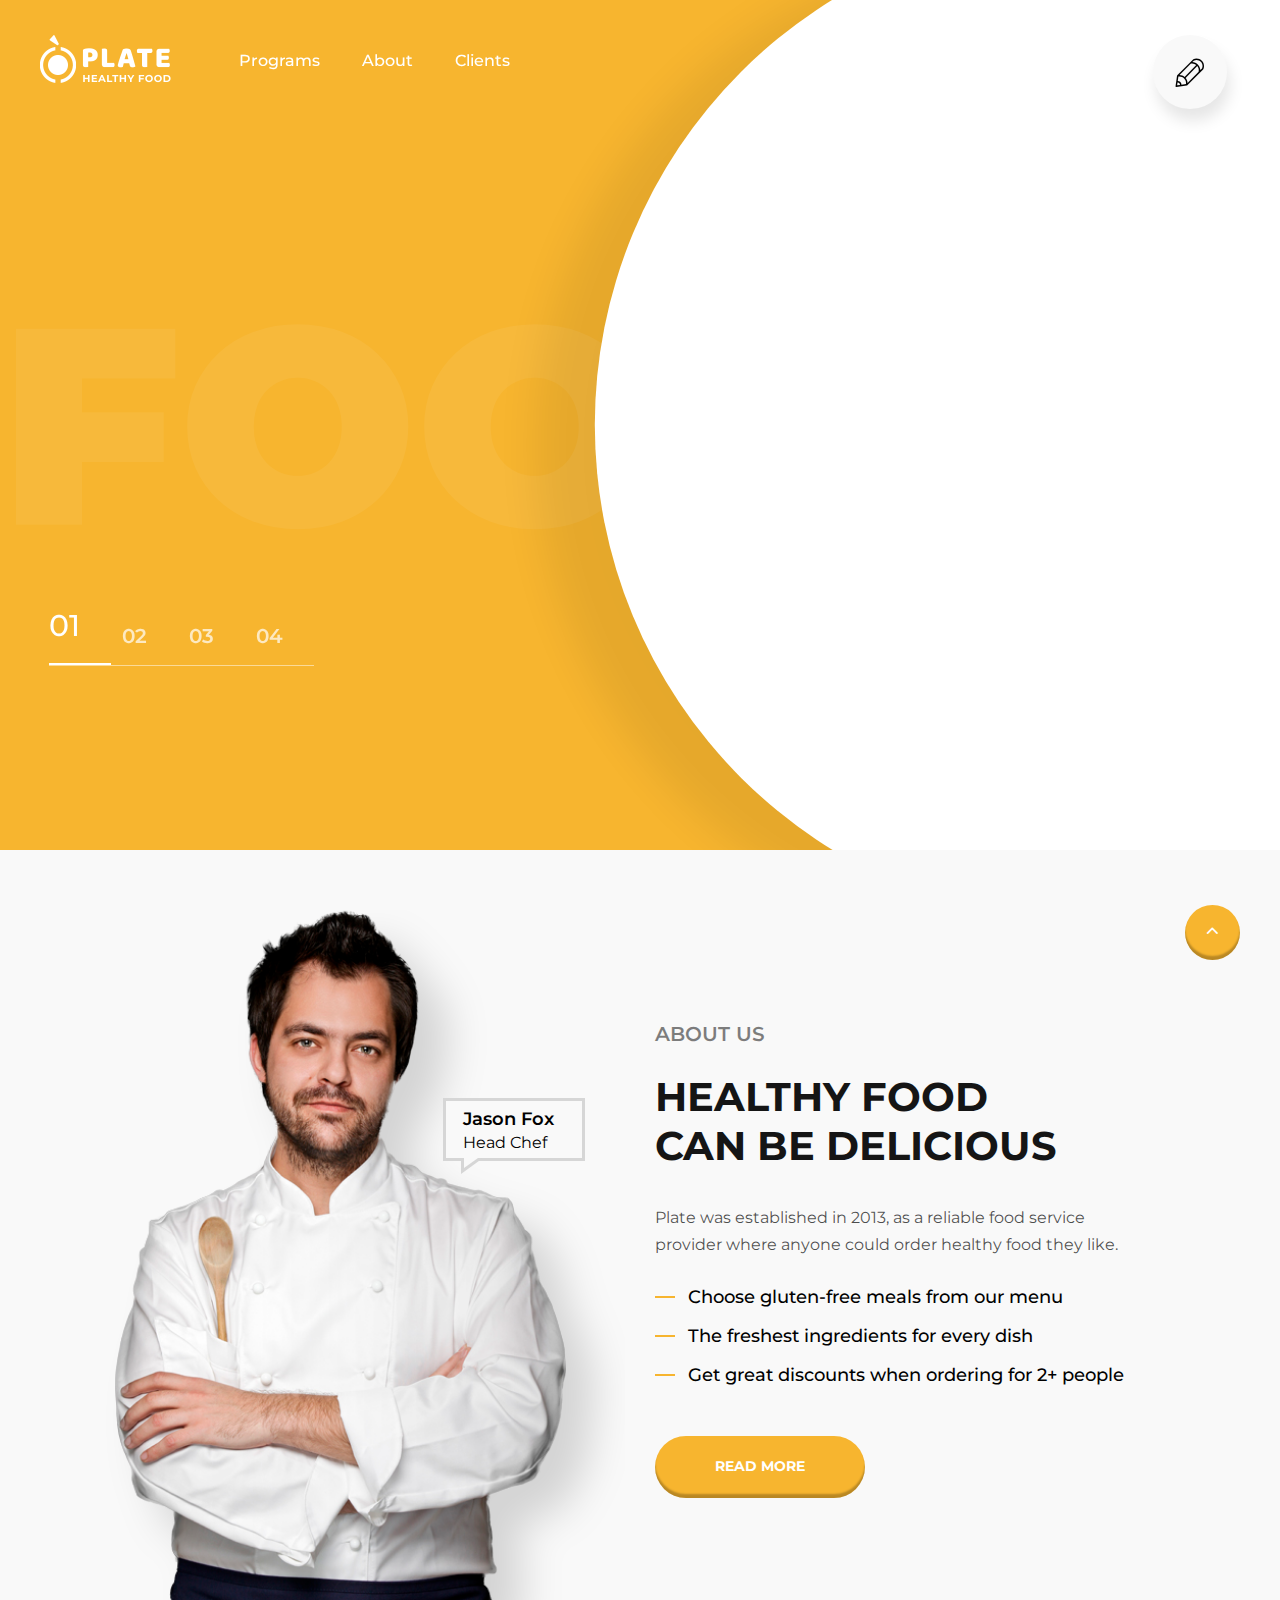
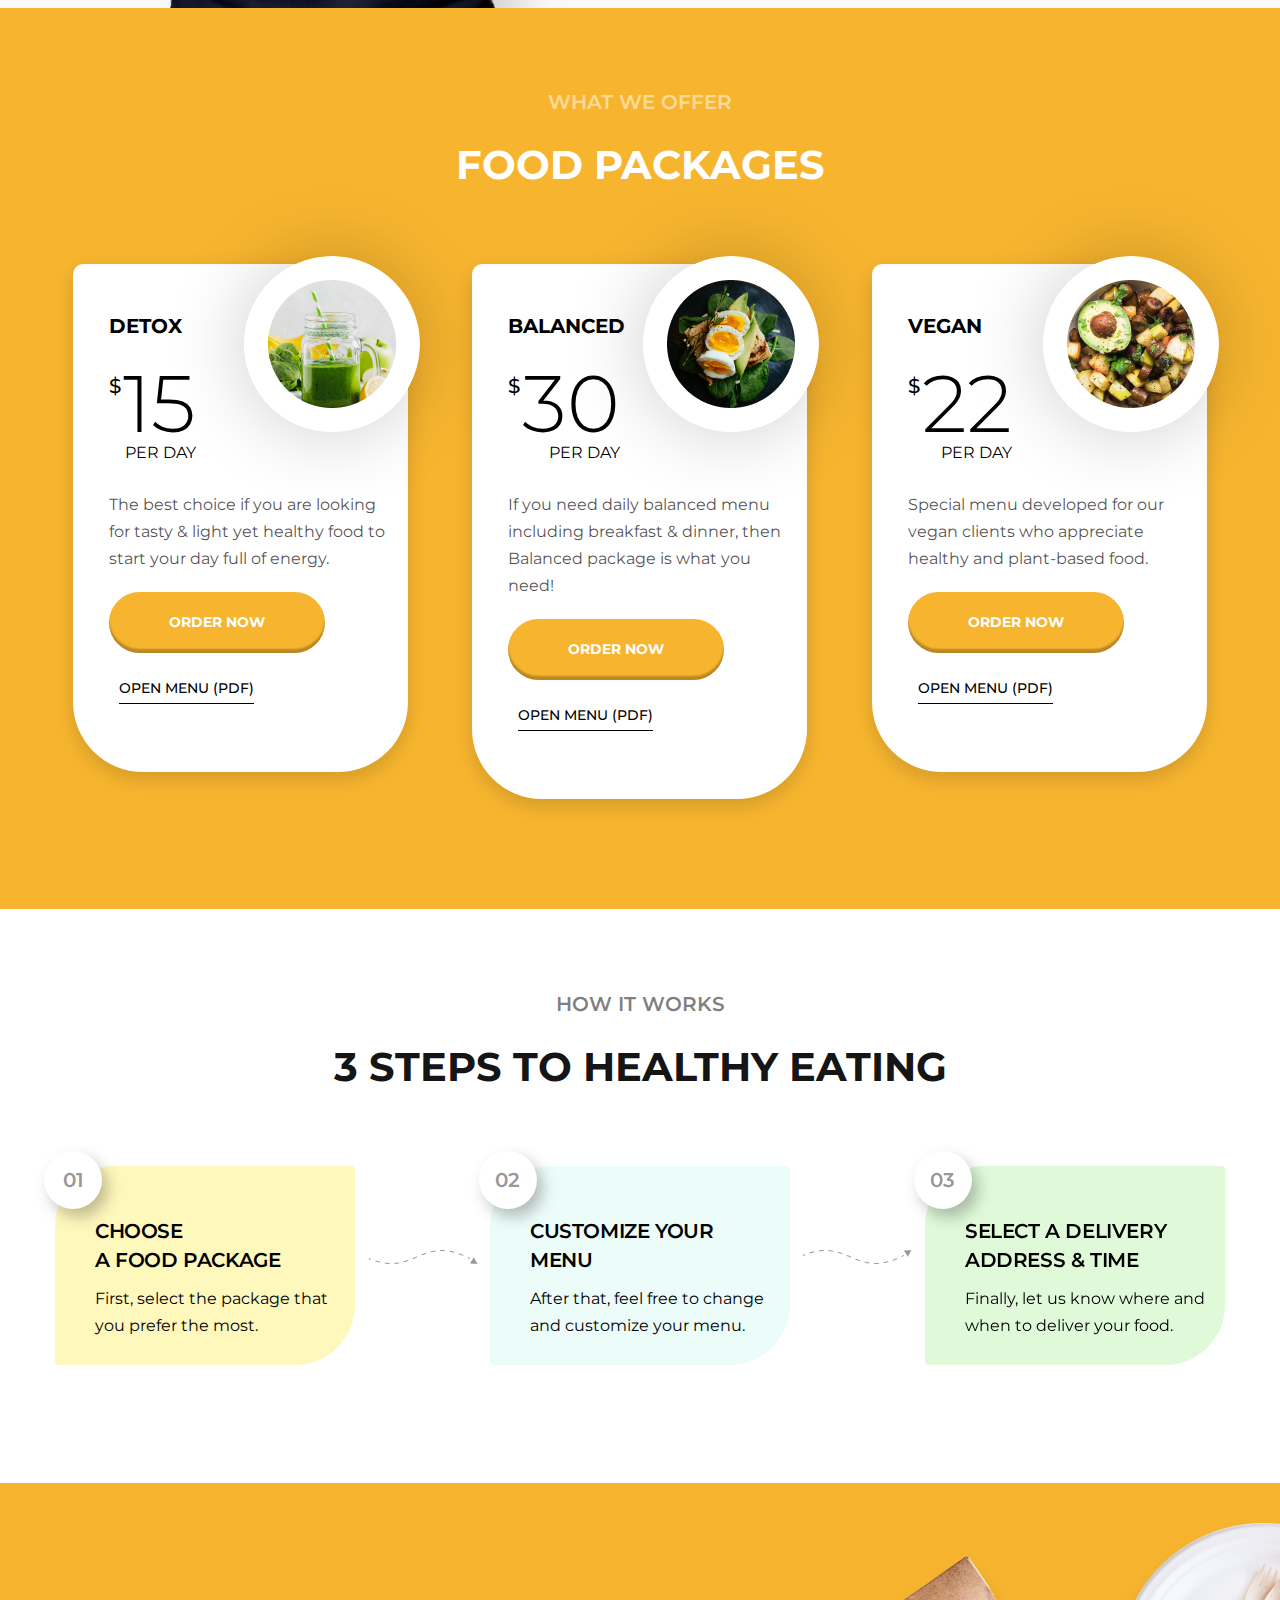
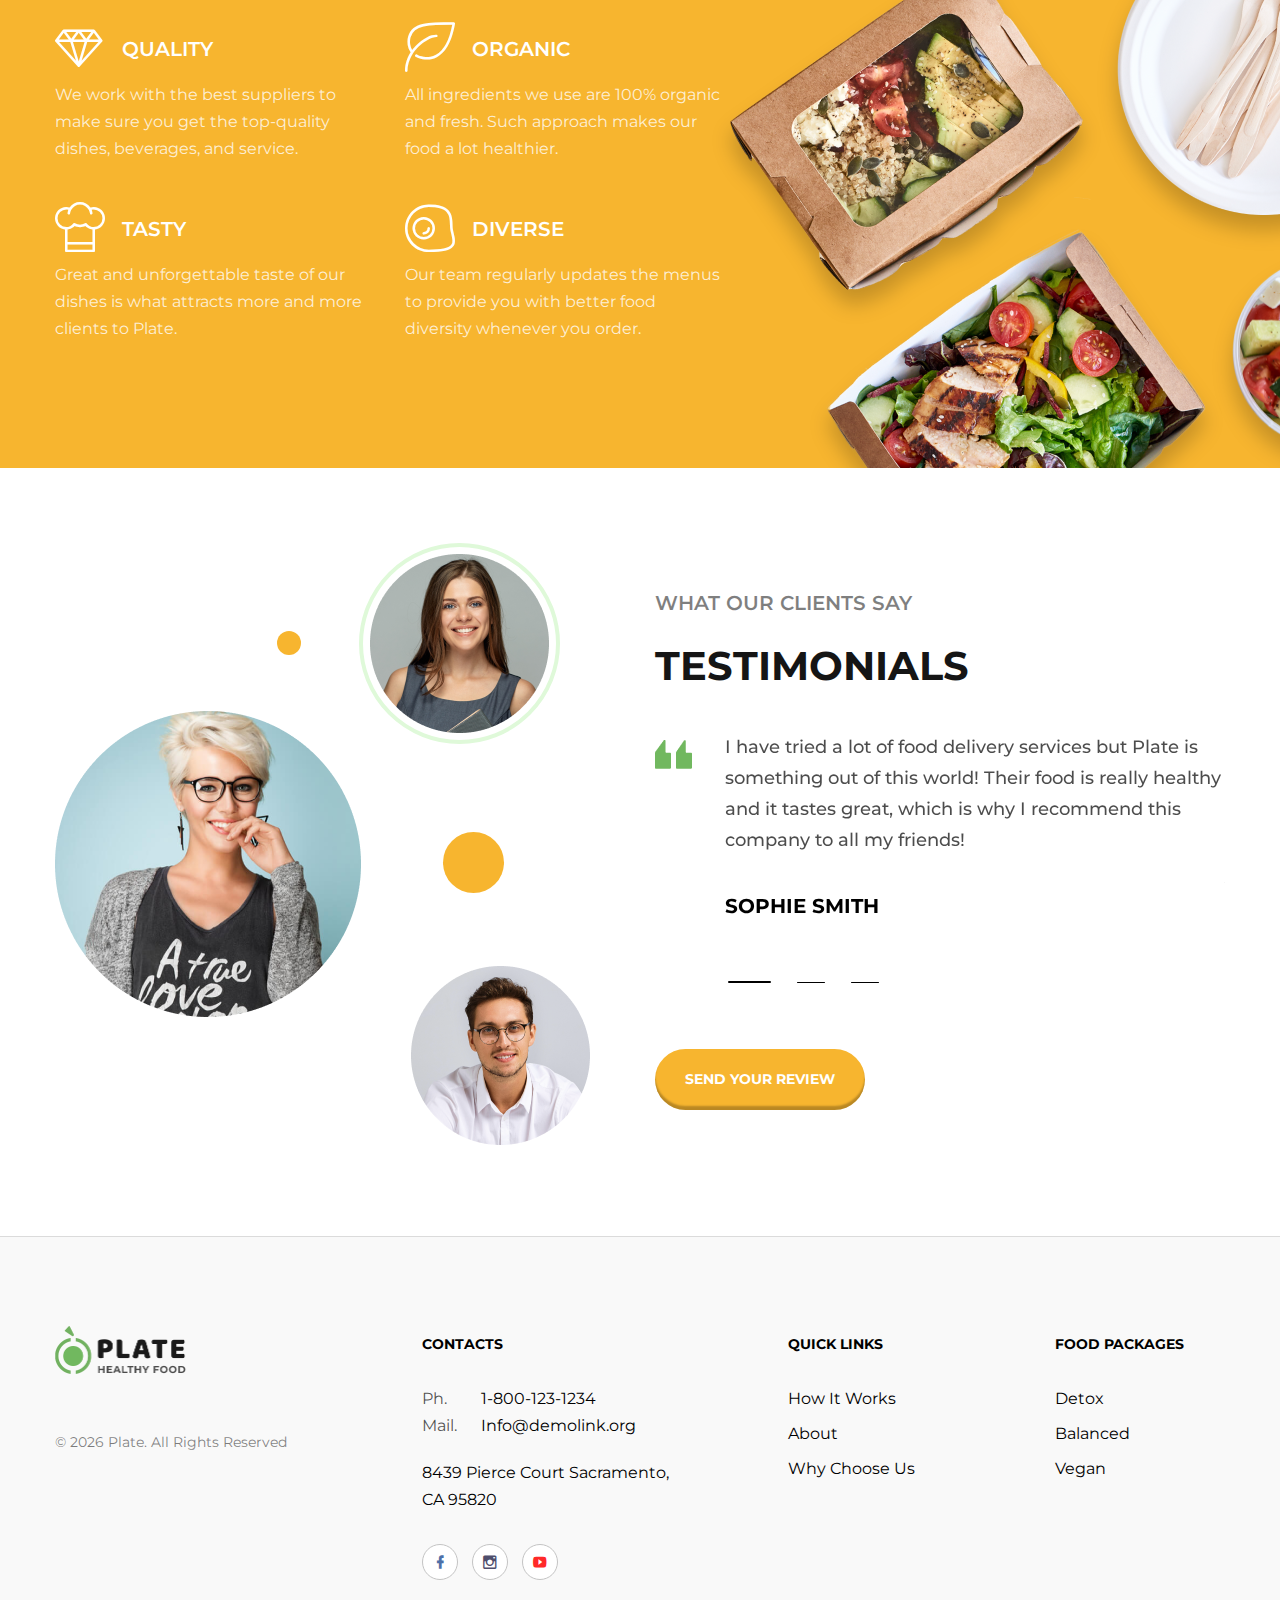
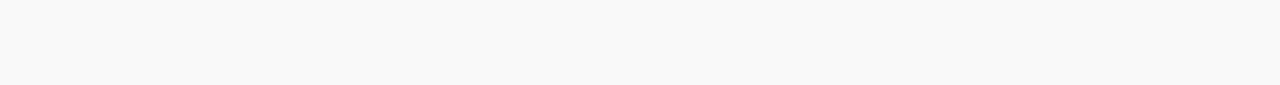
<file: index.html>
<!DOCTYPE html>
<html class="wide wow-animation" lang="en">
  <head>
    <title>Home</title>
    <meta charset="utf-8">
    <meta name="viewport" content="width=device-width, height=device-height, initial-scale=1.0">
    <meta http-equiv="X-UA-Compatible" content="IE=edge">
    <link rel="icon" href="images/favicon.ico" type="image/x-icon">
    <link rel="stylesheet" type="text/css" href="//fonts.googleapis.com/css?family=Montserrat:300,400,500,600,700,900">
    <link rel="stylesheet" href="css/bootstrap.css">
    <link rel="stylesheet" href="css/fonts.css">
    <link rel="stylesheet" href="css/style.css">
    <style>.ie-panel{display: none;background: #212121;padding: 10px 0;box-shadow: 3px 3px 5px 0 rgba(0,0,0,.3);clear: both;text-align:center;position: relative;z-index: 1;} html.ie-10 .ie-panel, html.lt-ie-10 .ie-panel {display: block;}</style>
  </head>
  <body>

    <div class="preloader">
      <div class="loader">
        <div class="ball"></div>
        <div class="ball"></div>
        <div class="ball"></div>
      </div>
    </div>
    <div class="page">
      <header class="section page-header" id="programs">
        <!--RD Navbar-->
        <div class="rd-navbar-wrap">
          <nav class="rd-navbar rd-navbar-classic context-dark" data-layout="rd-navbar-fixed" data-sm-layout="rd-navbar-fixed" data-md-layout="rd-navbar-fixed" data-lg-layout="rd-navbar-fixed" data-xl-layout="rd-navbar-static" data-xxl-layout="rd-navbar-static" data-md-device-layout="rd-navbar-fixed" data-lg-device-layout="rd-navbar-fixed" data-xl-device-layout="rd-navbar-static" data-xxl-device-layout="rd-navbar-static" data-lg-stick-up-offset="10px" data-xl-stick-up-offset="10px" data-xxl-stick-up-offset="10px" data-lg-stick-up="true" data-xl-stick-up="true" data-xxl-stick-up="true">
            <div class="rd-navbar-main-outer">
              <div class="rd-navbar-main">
                <!--RD Navbar Panel-->
                <div class="rd-navbar-panel">
                  <!--RD Navbar Toggle-->
                  <button class="rd-navbar-toggle" data-rd-navbar-toggle=".rd-navbar-nav-wrap"><span></span></button>
                  <!--RD Navbar Brand-->
                  <div class="rd-navbar-brand">
                    <!--Brand--><a class="brand" href="index.html"><img class="brand-logo-dark" src="images/logo-default-269x100.png" alt="" width="134" height="50"/><img class="brand-logo-light" src="images/logo-inverse-269x100.png" alt="" width="134" height="50"/></a>
                  </div>
                </div>
                <div class="rd-navbar-nav-wrap">
                  <ul class="rd-navbar-nav">
                    <li class="rd-nav-item"><a class="rd-nav-link" href="#programs">Programs</a>
                    </li>
                    <li class="rd-nav-item"><a class="rd-nav-link" href="#about">About</a>
                    </li>
                    <li class="rd-nav-item"><a class="rd-nav-link" href="#clients">Clients</a>
                    </li>
                  </ul>
                </div>
              </div>
            </div>
            <button class="rd-navbar-aside-open-toggle" data-custom-toggle="#rd-navbar-aside"></button>
            <div class="rd-navbar-aside" id="rd-navbar-aside">
              <h3>Complete your order</h3>
              <!--RD Mailform-->
              <form class="rd-form rd-mailform" data-form-output="form-output-global" data-form-type="contact" method="post" action="bat/rd-mailform.php">
                <div class="row row-22">
                  <div class="col-12">
                    <div class="form-wrap">
                      <!-- Select 2-->
                      <select class="form-input select" data-placeholder="Choose a food package" data-constraints="@Required">
                        <option label="Choose a food package"></option>
                        <option value="1">Detox</option>
                        <option value="2">Balanced</option>
                        <option value="3">Vegan</option>
                      </select>
                    </div>
                  </div>
                  <div class="col-12">
                    <div class="form-wrap">
                      <input class="form-input" id="contact-email" type="email" name="email" data-constraints="@Email @Required">
                      <label class="form-label" for="contact-email">E-mail</label>
                    </div>
                  </div>
                  <div class="col-12">
                    <div class="form-wrap">
                      <input class="form-input" id="contact-phone" type="text" name="phone" data-constraints="@Numeric">
                      <label class="form-label" for="contact-phone">Phone</label>
                    </div>
                  </div>
                  <div class="col-12">
                    <div class="form-wrap">
                      <label class="form-label" for="contact-message">Comment</label>
                      <textarea class="form-input" id="contact-message" name="message" data-constraints="@Required"></textarea>
                    </div>
                  </div>
                  <div class="col-12">
                    <button class="button button-primary" type="submit">order now</button>
                  </div>
                </div>
              </form>
            </div>
          </nav>
        </div>
      </header>
      <!--Swiper-->
      <section class="section swiper-container swiper-slider bg-primary" data-autoplay="3500" data-loop="false" data-simulate-touch="false" data-effect="circle-bg" data-speed="750">
        <div class="swiper-bg-text">Food</div>
        <div class="swiper-wrapper">
          <div class="swiper-slide" data-circle-cx=".855" data-circle-cy=".5" data-circle-r=".39">
            <div class="swiper-slide-caption section-md">
              <div class="container">
                <div class="row row-50 align-items-center swiper-custom-row">
                  <div class="col-lg-5">
                    <h3 class="subtitle" data-swiper-anime='{"animation":"swiperContentRide","duration":900,"delay":900}'>Welcome to Plate</h3>
                    <h1 data-swiper-anime='{"animation":"swiperContentRide","duration":1000,"delay":1000}' data-subtext="#1">delivery service</h1>
                    <p class="big" data-swiper-anime='{"animation":"swiperContentRide","duration":1100,"delay":1100}'>Plate offers quick delivery of organic &amp; healthy food all over the state.</p>
                    <p class="postitle" data-swiper-anime='{"animation":"swiperContentRide","duration":1200,"delay":1200}'>Why Choose Plate</p>
                  </div>
                  <div class="box-round-wrap"><img src="images/slider-01-671x671.png" alt="" width="671" height="335" data-swiper-anime='{"animation":"swiperContentFade","duration":1000,"delay":1000}'/>
                  </div>
                </div>
              </div>
            </div>
          </div>
          <div class="swiper-slide" data-circle-cx=".855" data-circle-cy=".5" data-circle-r=".39">
            <div class="swiper-slide-caption section-md">
              <div class="container">
                <div class="row row-50 align-items-center swiper-custom-row">
                  <div class="col-lg-5">
                    <h3 class="subtitle" data-swiper-anime='{"animation":"swiperContentRide","duration":900,"delay":900}'>Delivery throughout the Country</h3>
                    <h1 data-swiper-anime='{"animation":"swiperContentRide","duration":1000,"delay":1000}' data-subtext="250">supported locations</h1>
                    <p class="big" data-swiper-anime='{"animation":"swiperContentRide","duration":1100,"delay":1100}'>Our food delivery service is available in more than 200 cities for your comfort.</p>
                    <p class="postitle" data-swiper-anime='{"animation":"swiperContentRide","duration":1200,"delay":1200}'>Nationwide Delivery</p>
                  </div>
                  <div class="box-round-wrap"><img src="images/slider-02-671x671.png" alt="" width="671" height="335" data-swiper-anime='{"animation":"swiperContentFade","duration":1000,"delay":1000}'/>
                  </div>
                </div>
              </div>
            </div>
          </div>
          <div class="swiper-slide" data-circle-cx=".855" data-circle-cy=".5" data-circle-r=".39">
            <div class="swiper-slide-caption section-md">
              <div class="container">
                <div class="row row-50 align-items-center swiper-custom-row">
                  <div class="col-lg-5">
                    <h3 class="subtitle" data-swiper-anime='{"animation":"swiperContentRide","duration":900,"delay":900}'>Best dishes &amp; ingredients</h3>
                    <h1 data-swiper-anime='{"animation":"swiperContentRide","duration":1000,"delay":1000}' data-subtext="100%">Delicious Food</h1>
                    <p class="big" data-swiper-anime='{"animation":"swiperContentRide","duration":1100,"delay":1100}'>Plate regularly updates the menus to make sure our customers eat the best and the tastiest food.</p>
                    <p class="postitle" data-swiper-anime='{"animation":"swiperContentRide","duration":1200,"delay":1200}'>Organic Ingredients</p>
                  </div>
                  <div class="box-round-wrap"><img src="images/slider-03-671x671.png" alt="" width="671" height="335" data-swiper-anime='{"animation":"swiperContentFade","duration":1000,"delay":1000}'/>
                  </div>
                </div>
              </div>
            </div>
          </div>
          <div class="swiper-slide" data-circle-cx=".855" data-circle-cy=".5" data-circle-r=".39">
            <div class="swiper-slide-caption section-md">
              <div class="container">
                <div class="row row-50 align-items-center swiper-custom-row">
                  <div class="col-lg-5">
                    <h3 class="subtitle" data-swiper-anime='{"animation":"swiperContentRide","duration":900,"delay":900}'>Our clients trust us</h3>
                    <h1 data-swiper-anime='{"animation":"swiperContentRide","duration":1000,"delay":1000}' data-subtext="3k">Positive Reviews</h1>
                    <p class="big" data-swiper-anime='{"animation":"swiperContentRide","duration":1100,"delay":1100}'>Our clients’ reviews are the best way to learn more about our food delivery service.</p>
                    <p class="postitle" data-swiper-anime='{"animation":"swiperContentRide","duration":1200,"delay":1200}'>Reviews &amp; Testimonials</p>
                  </div>
                  <div class="box-round-wrap"><img src="images/slider-04-671x671.png" alt="" width="671" height="335" data-swiper-anime='{"animation":"swiperContentFade","duration":1000,"delay":1000}'/>
                  </div>
                </div>
              </div>
            </div>
          </div>
        </div>
        <!--Swiper Pagination-->
        <div class="swiper-pagination"></div>
      </section>

      <!-- About-->
      <section class="section novi-bg novi-bg-img section-sm bg-gray-100 pb-xl-0" id="about">
        <div class="container">
          <div class="row row-50 flex-wrap-md-reverse flex-lg-wrap align-items-lg-center">
            <div class="col-xl-6 col-lg-6">
              <div class="box-custom-2"><img src="images/shutter-home-01-455x685.png" alt="" width="455" height="342"/>
                <div class="box-custom-2-smal">
                  <p class="box-custom-2-name">Jason Fox</p>
                  <p class="box-custom-2-position">Head Chef</p>
                </div>
              </div>
            </div>
            <div class="col-xl-5 col-lg-6">
              <div class="box-custom-1">
                <h3>About us</h3>
                <h2>healthy food <br> can be delicious</h2>
                <p>Plate was established in 2013, as a reliable food service provider where anyone could order healthy food they like.</p>
                <ul class="list-marked">
                  <li>Choose gluten-free meals from our menu</li>
                  <li>The freshest ingredients for every dish</li>
                  <li>Get great discounts when ordering for 2+ people</li>
                </ul><a class="button button-primary" href="#">read more</a>
              </div>
            </div>
          </div>
        </div>
      </section>

      <!-- What we Offer-->
      <section class="section novi-bg novi-bg-img section-md-4 bg-primary">
        <div class="container">
          <div class="text-center">
            <h3>What we Offer</h3>
            <h2>Food packages</h2>
          </div>
          <div class="row row-50 justify-content-center">
            <div class="col-xl-4 col-md-6">
              <!-- Product-->
              <div class="product novi-bg bg-default">
                <h3 class="product-title">detox</h3><img class="product-img" src="images/product-01-176x176.png" alt="" width="176" height="88"/>
                <div class="product-price">
                  <div class="product-price-header">
                    <div class="product-price-currency">$</div>
                    <div class="product-price-value">15</div>
                  </div>
                  <div class="product-price-footer">per day</div>
                </div>
                <p class="product-text">The best choice if you are looking for tasty &amp; light yet healthy food to start your day full of energy.</p><a class="button button-primary" href="#">Order now</a>
                <div><a class="link-border" href="#">open menu (pdf)</a></div>
              </div>
            </div>
            <div class="col-xl-4 col-md-6">
              <!-- Product-->
              <div class="product novi-bg bg-default">
                <h3 class="product-title">balanced</h3><img class="product-img" src="images/product-02-176x176.png" alt="" width="176" height="88"/>
                <div class="product-price">
                  <div class="product-price-header">
                    <div class="product-price-currency">$</div>
                    <div class="product-price-value">30</div>
                  </div>
                  <div class="product-price-footer">per day</div>
                </div>
                <p class="product-text">If you need daily balanced menu including breakfast &amp; dinner, then Balanced package is what you need!</p><a class="button button-primary" href="#">Order now</a>
                <div><a class="link-border" href="#">open menu (pdf)</a></div>
              </div>
            </div>
            <div class="col-xl-4 col-md-6">
              <!-- Product-->
              <div class="product novi-bg bg-default">
                <h3 class="product-title">Vegan</h3><img class="product-img" src="images/product-03-176x176.png" alt="" width="176" height="88"/>
                <div class="product-price">
                  <div class="product-price-header">
                    <div class="product-price-currency">$</div>
                    <div class="product-price-value">22</div>
                  </div>
                  <div class="product-price-footer">per day</div>
                </div>
                <p class="product-text">Special menu developed for our vegan clients who appreciate healthy and plant-based food.</p><a class="button button-primary" href="#">Order now</a>
                <div><a class="link-border" href="#">open menu (pdf)</a></div>
              </div>
            </div>
          </div>
        </div>
      </section>

      <!-- How it Works-->
      <section class="section novi-bg novi-bg-img section-md-2 bg-default">
        <div class="container">
          <div class="text-center">
            <h3>how it works</h3>
            <h2>3 steps to healthy eating</h2>
          </div>
          <div class="row row-50 post-classic-counter justify-content-lg-between justify-content-center">
            <div class="col-lg-4 col-sm-6">
              <div class="post-classic novi-bg bg-secondary-1">
                <h3 class="post-classic-title">choose <br> a food package</h3>
                <p class="post-classic-text">First, select the package that you prefer the most.</p>
              </div>
            </div>
            <div class="col-lg-4 col-sm-6">
              <div class="post-classic novi-bg bg-secondary-2">
                <h3 class="post-classic-title">customize your menu</h3>
                <p class="post-classic-text">After that, feel free to change and customize your menu.</p>
              </div>
            </div>
            <div class="col-lg-4 col-sm-6">
              <div class="post-classic novi-bg bg-secondary-3">
                <h3 class="post-classic-title">Select a delivery <br> address & time</h3>
                <p class="post-classic-text">Finally, let us know where and when to deliver your food.</p>
              </div>
            </div>
          </div>
        </div>
      </section>

      <!-- Advantages-->
      <section class="section novi-bg novi-bg-img section-custom section-lg bg-primary">
        <div class="container">
          <div class="row row-fix">
            <div class="col-lg-7">
              <div class="row row-40">
                <div class="col-md-6">
                  <div class="box-icon">
                    <div class="box-icon-header">
                      <div class="icon novi-icon icon-lg linearicons-diamond2"></div>
                      <h3 class="box-icon-title">Quality</h3>
                    </div>
                    <p class="box-icon-text">We work with the best suppliers to make sure you get the top-quality dishes, beverages, and service.</p>
                  </div>
                </div>
                <div class="col-md-6">
                  <div class="box-icon">
                    <div class="box-icon-header">
                      <div class="icon novi-icon icon-lg linearicons-leaf"></div>
                      <h3 class="box-icon-title">organic</h3>
                    </div>
                    <p class="box-icon-text">All ingredients we use are 100% organic and fresh. Such approach makes our food a lot healthier.</p>
                  </div>
                </div>
                <div class="col-md-6">
                  <div class="box-icon">
                    <div class="box-icon-header">
                      <div class="icon novi-icon icon-lg linearicons-chef"></div>
                      <h3 class="box-icon-title">tasty</h3>
                    </div>
                    <p class="box-icon-text">Great and unforgettable taste of our dishes is what attracts more and more clients to Plate.</p>
                  </div>
                </div>
                <div class="col-md-6">
                  <div class="box-icon">
                    <div class="box-icon-header">
                      <div class="icon novi-icon icon-lg linearicons-egg2"></div>
                      <h3 class="box-icon-title">Diverse</h3>
                    </div>
                    <p class="box-icon-text">Our team regularly updates the menus to provide you with better food diversity whenever you order.</p>
                  </div>
                </div>
              </div>
            </div>
          </div>
        </div>
        <div class="box-custom-3">
          <div class="box-custom-3-img-wrap"><img src="images/home-01-382x375.png" alt="" width="382" height="187"/>
          </div>
          <div class="box-custom-3-img-wrap"><img src="images/home-02-293x293.png" alt="" width="293" height="146"/>
          </div>
          <div class="box-custom-3-img-wrap"><img src="images/home-03-461x407.png" alt="" width="461" height="203"/>
          </div>
          <div class="box-custom-3-img-wrap"><img src="images/home-04-191x191.png" alt="" width="191" height="95"/>
          </div>
        </div>
      </section>

      <!-- Testimonials-->
      <section class="section novi-bg novi-bg-img section-md-3 bg-default" id="clients">
        <div class="container">
          <div class="row row-40 align-items-center">
            <div class="col-lg-6">
              <div class="owl-pagination-custom" id="owl-pagination-custom">
                <div class="data-dots-custom" data-owl-item="0"><img src="images/shutter-testimonials-01-179x179.png" alt="" width="179" height="89"/>
                </div>
                <div class="data-dots-custom" data-owl-item="1"><img src="images/shutter-testimonials-02-306x306.png" alt="" width="306" height="153"/>
                </div>
                <div class="data-dots-custom" data-owl-item="2"><img src="images/testimonials-03-179x179.png" alt="" width="179" height="89"/>
                </div>
              </div>
            </div>
            <div class="col-lg-6">
              <h3>what Our clients say</h3>
              <h2>testimonials</h2>
              <!-- Owl Carousel-->
              <div class="quote-classic-wrap">
                <div class="quote-classic-img"><img src="images/quote-37x29.png" alt="" width="37" height="14"/>
                </div>
                <div class="owl-carousel owl-carousel-classic" data-items="1" data-dots="true" data-loop="false" data-autoplay="false" data-mouse-drag="false" data-dots-custom="#owl-pagination-custom">
                  <div class="quote-classic">
                    <p class="big">I have tried a lot of food delivery services but Plate is something out of this world! Their food is really healthy and it tastes great, which is why I recommend this company to all my friends!</p>
                    <h3 class="quote-classic-name">Sophie Smith</h3>
                  </div>
                  <div class="quote-classic">
                    <p class="big">Both the food and your customer service are excellent in every way, and I just wanted to express how happy I am with your company. Wishing you all the best!</p>
                    <h3 class="quote-classic-name">Ann peters</h3>
                  </div>
                  <div class="quote-classic">
                    <p class="big">Thank you so much for your Balanced menu, it has been such a big help to me and I feel the food I am eating from you has really helped boost my immune system.</p>
                    <h3 class="quote-classic-name">peter lee</h3>
                  </div>
                </div>
              </div><a class="button button-primary button-sm" href="#">Send Your Review</a>
            </div>
          </div>
        </div>
      </section>

      <footer class="section footer-classic">
        <div class="container">
          <div class="row row-50 justify-content-between">
            <div class="col-xl-3 col-md-6">
              <!--Brand--><a class="brand" href="index.html"><img class="brand-logo-dark" src="images/logo-default-269x100.png" alt="" width="134" height="50"/><img class="brand-logo-light" src="images/logo-inverse-269x100.png" alt="" width="134" height="50"/></a>
              <p class="rights"><span>&copy;&nbsp;</span><span class="copyright-year"></span><span>&nbsp;</span><span>Plate</span><span>.&nbsp;All Rights Reserved</span></p>
            </div>
            <div class="col-xl-3 col-md-6">
              <p class="footer-classic-title">Contacts</p>
              <ul class="footer-classic-list">
                <li>
                  <ul>
                    <li>
                      <dl class="footer-classic-dl">
                        <dt>Ph.</dt>
                        <dd><a href="tel:#">1-800-123-1234</a></dd>
                      </dl>
                    </li>
                    <li>
                      <dl class="footer-classic-dl">
                        <dt>Mail.</dt>
                        <dd><a href="mailto:#">Info@demolink.org</a></dd>
                      </dl>
                    </li>
                  </ul>
                </li>
                <li><a href="#">8439 Pierce Court Sacramento, CA 95820</a></li>
                <li>
                  <ul class="group group-sm footer-classic-social-list">
                    <li><a class="link-social" href="#">
                        <div class="icon novi-icon mdi mdi-facebook"></div></a></li>
                    <li><a class="link-social" href="#">
                        <div class="icon novi-icon mdi mdi-instagram"></div></a></li>
                    <li><a class="link-social" href="#">
                        <div class="icon novi-icon mdi mdi-youtube-play"></div></a></li>
                  </ul>
                </li>
              </ul>
            </div>
            <div class="col-xl-2 col-md-6">
              <p class="footer-classic-title">Quick Links</p>
              <ul class="footer-classic-nav">
                <li><a href="#">How It Works</a></li>
                <li><a href="#">About</a></li>
                <li><a href="#">Why Choose Us</a></li>
              </ul>
            </div>
            <div class="col-xl-2 col-md-6">
              <p class="footer-classic-title">Food Packages</p>
              <ul class="footer-classic-nav">
                <li><a href="#">Detox</a></li>
                <li><a href="#">Balanced</a></li>
                <li><a href="#">Vegan</a></li>
              </ul>
            </div>
          </div>
        </div>
      </footer>
    </div>
    <div class="snackbars" id="form-output-global"></div>
    <script src="js/core.min.js"></script>
    <script src="js/script.js"></script>
    <!--coded by kraken-->
	
	<!--LIVEDEMO_00 -->

	<script type="text/javascript">
	 var _gaq = _gaq || [];
	  _gaq.push(['_setAccount', 'UA-7078796-5']);
	  _gaq.push(['_trackPageview']);
	  (function() {
		var ga = document.createElement('script'); ga.type = 'text/javascript'; ga.async = true;
		ga.src = ('https:' == document.location.protocol ? 'https://ssl' : 'https://www') + '.google-analytics.com/ga.js';
		var s = document.getElementsByTagName('script')[0]; s.parentNode.insertBefore(ga, s);
	  })();</script>
	
  <!-- Google Tag Manager --><noscript><iframe src="//www.googletagmanager.com/ns.html?id=GTM-P9FT69" height="0" width="0" style="display:none;visibility:hidden"></iframe></noscript><script>(function(w,d,s,l,i){w[l]=w[l]||[];w[l].push({'gtm.start': new Date().getTime(),event:'gtm.js'});var f=d.getElementsByTagName(s)[0],j=d.createElement(s),dl=l!='dataLayer'?'&l='+l:'';j.async=true;j.src='//www.googletagmanager.com/gtm.js?id='+i+dl;f.parentNode.insertBefore(j,f);})(window,document,'script','dataLayer','GTM-P9FT69');</script><!-- End Google Tag Manager --></body>
</html>
</file>
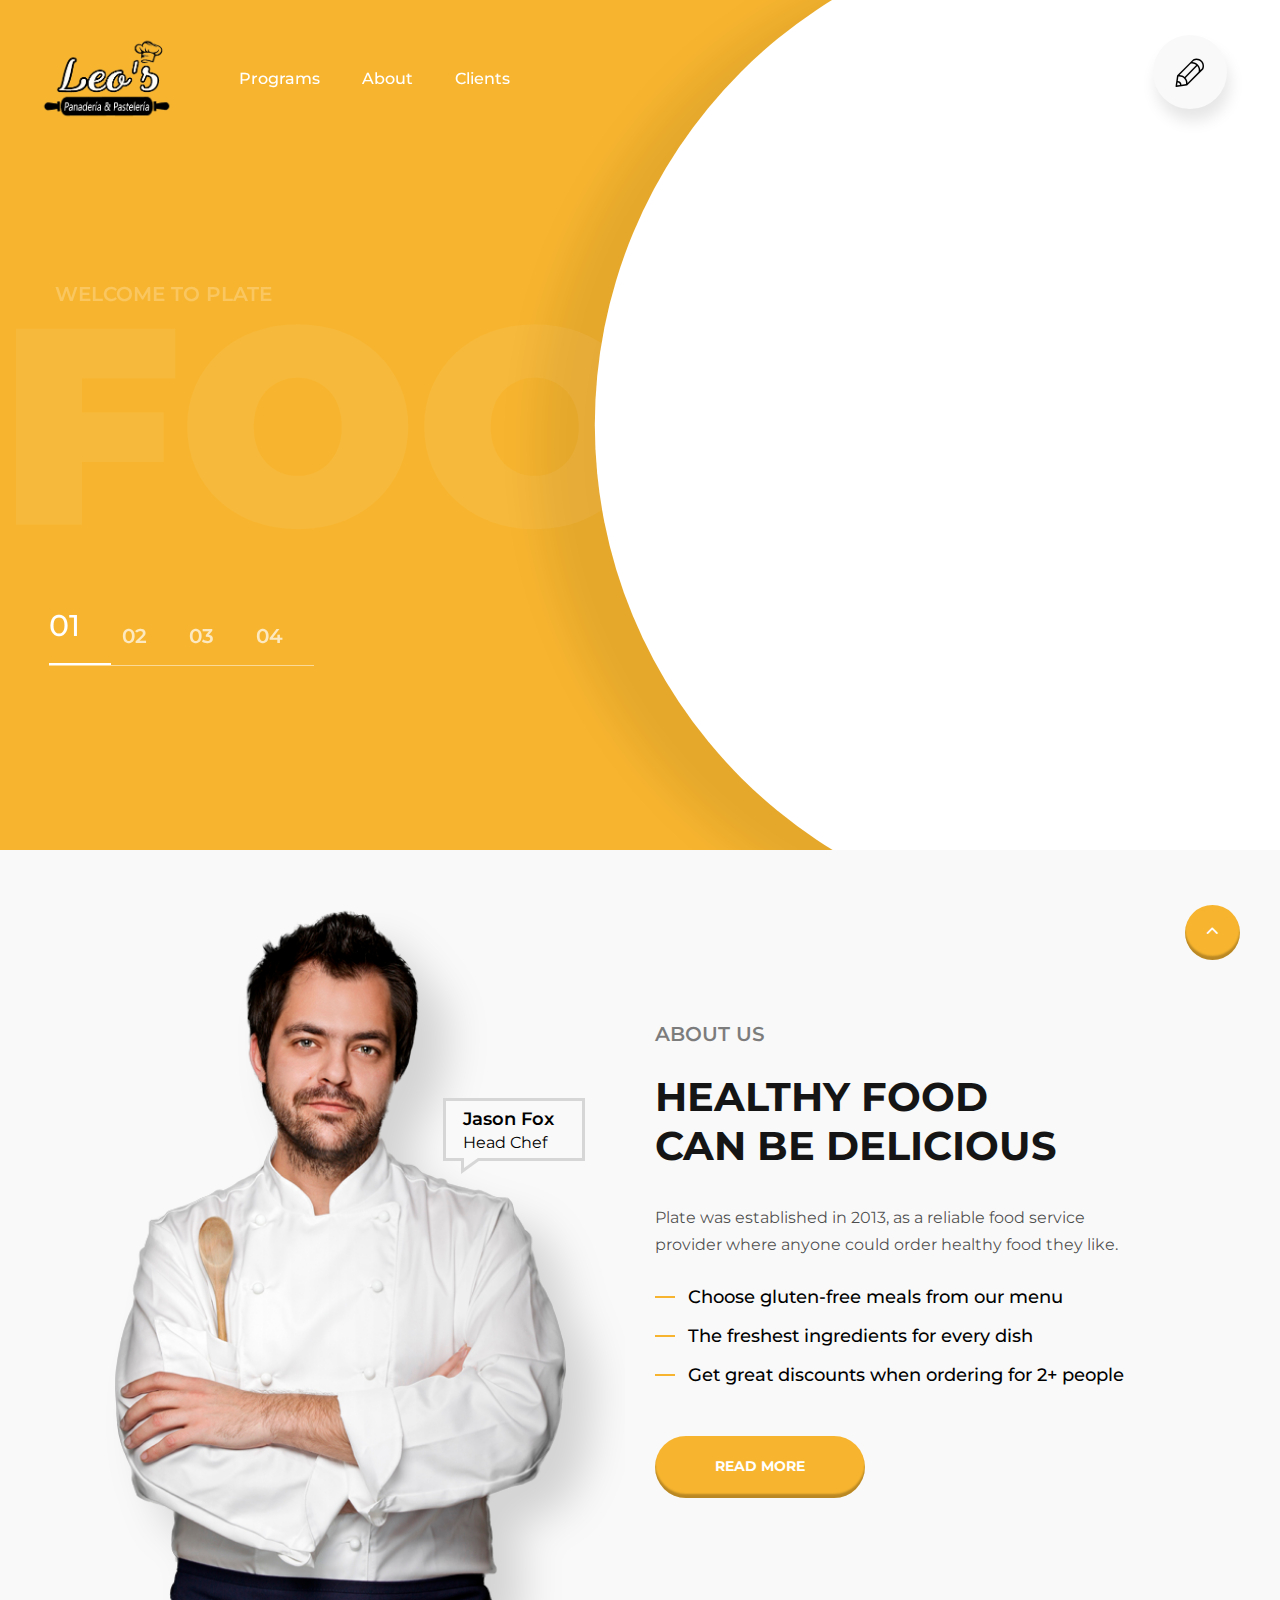
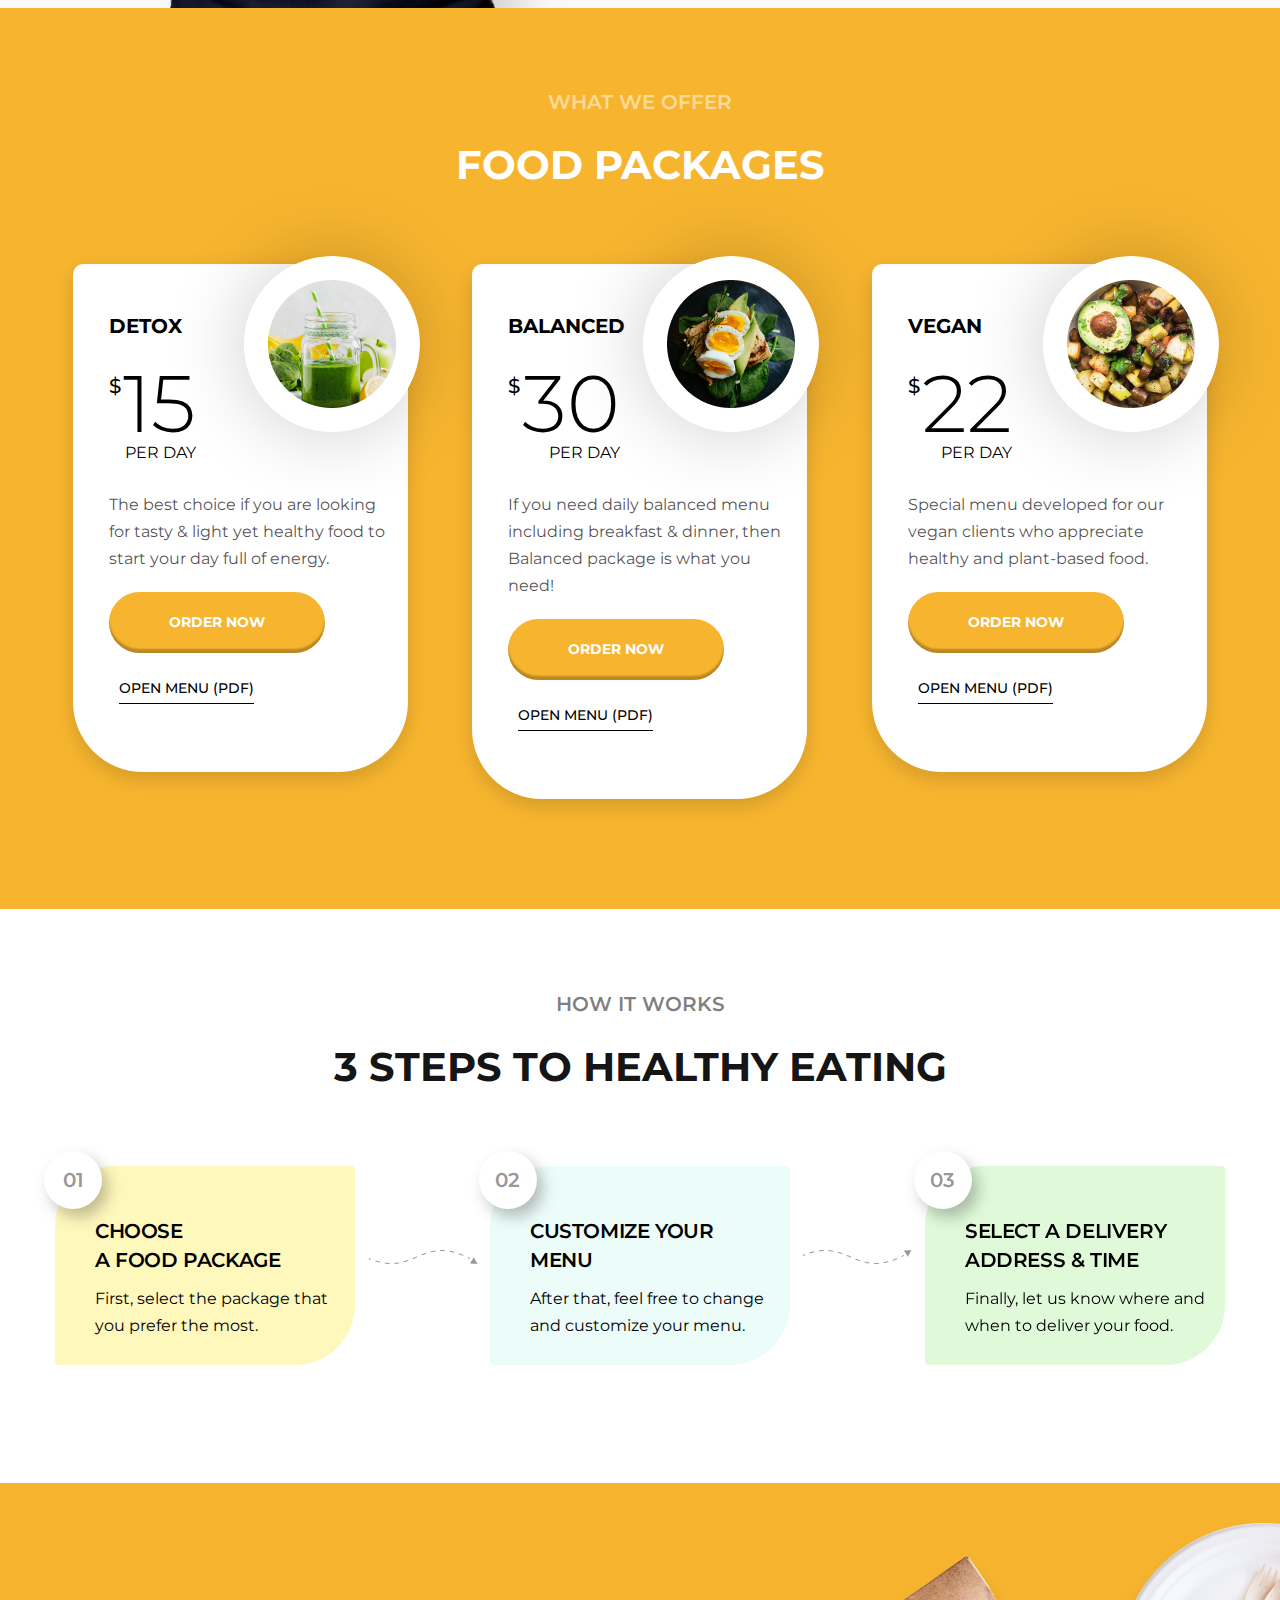
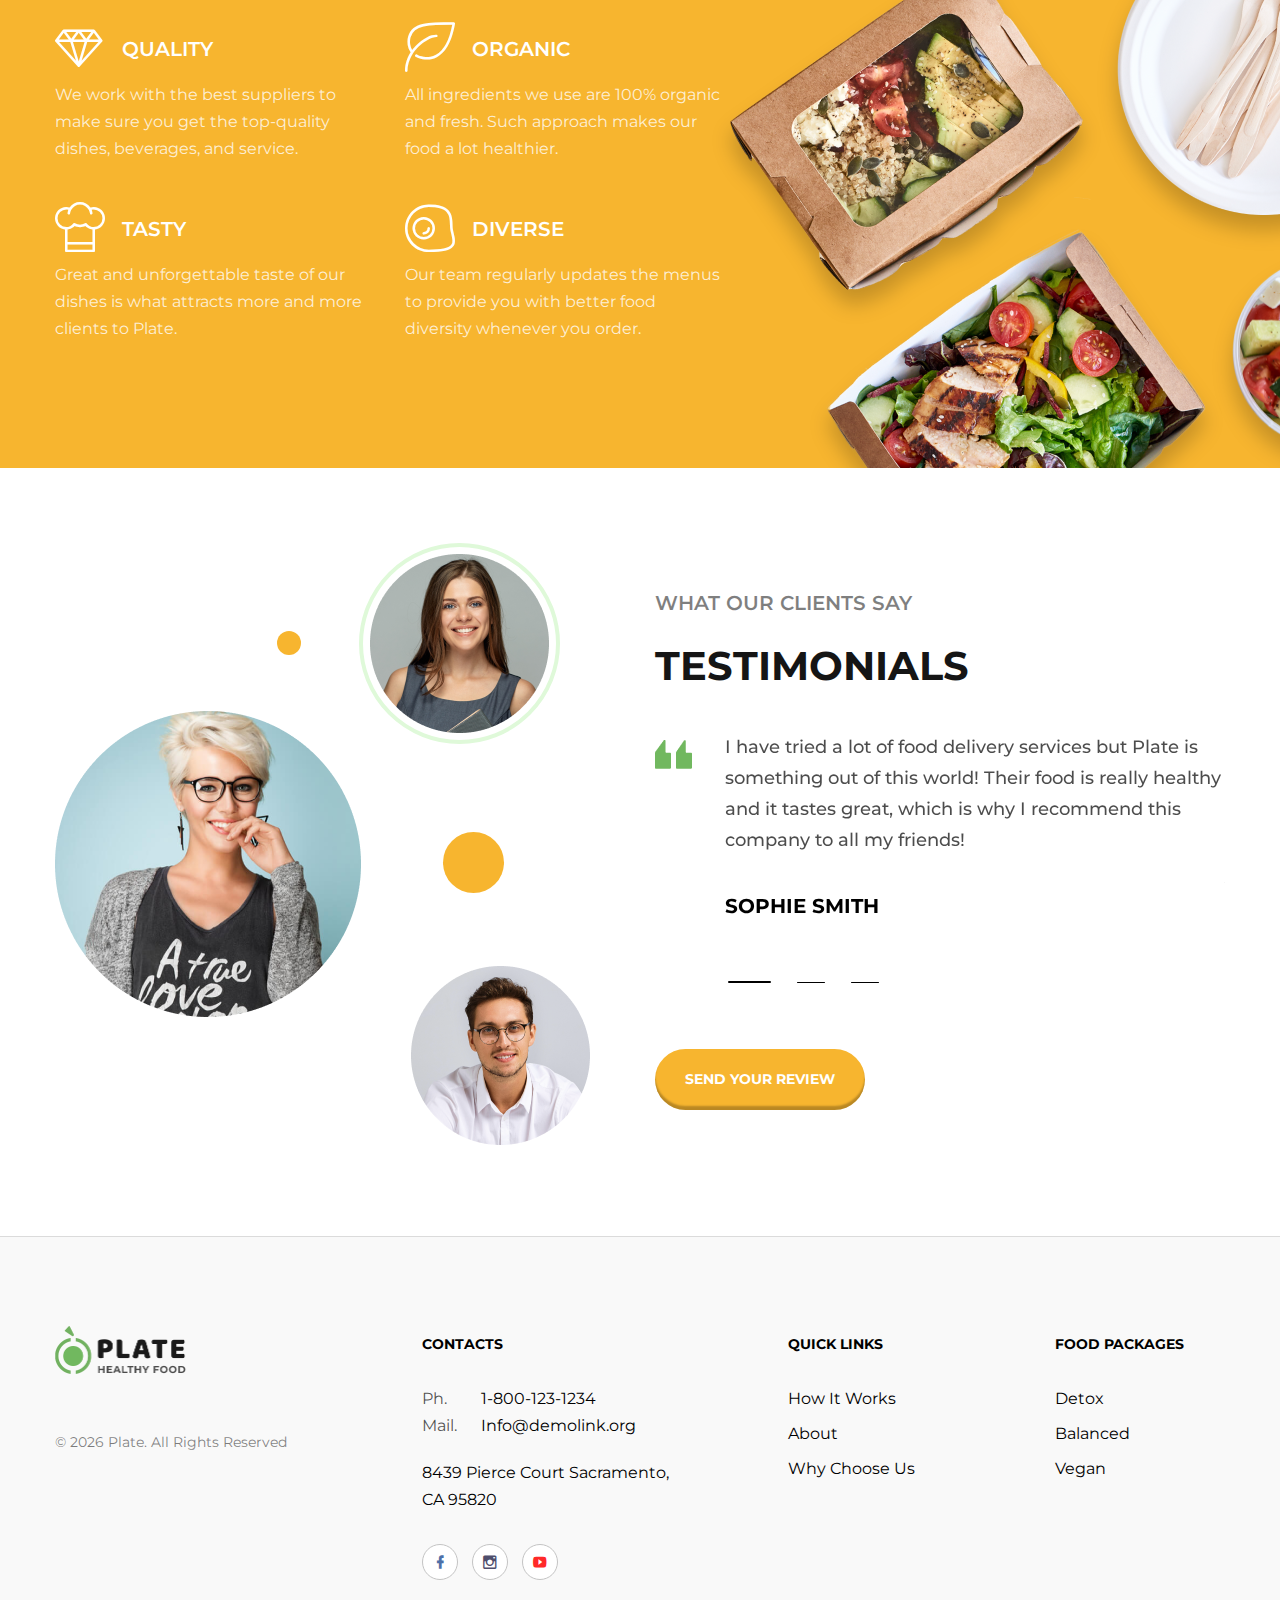
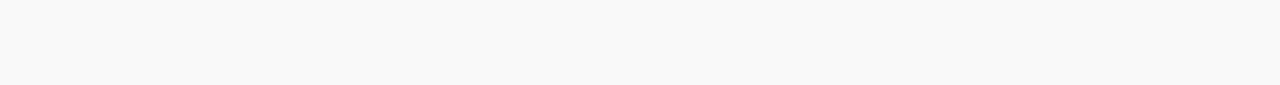
<file: amarilla/index.html>
<!DOCTYPE html>
<html class="wide wow-animation" lang="es">
  <head>
    <title>Home</title>
    <meta charset="utf-8">
    <meta name="viewport" content="width=device-width, height=device-height, initial-scale=1.0">
    <meta http-equiv="X-UA-Compatible" content="IE=edge">
    <link rel="icon" href="images/favicon.ico" type="image/x-icon">
    <link rel="stylesheet" type="text/css" href="//fonts.googleapis.com/css?family=Montserrat:300,400,500,600,700,900">
    <link rel="stylesheet" href="css/bootstrap.css">
    <link rel="stylesheet" href="css/fonts.css">
    <link rel="stylesheet" href="css/style.css">
    <style>.ie-panel{display: none;background: #212121;padding: 10px 0;box-shadow: 3px 3px 5px 0 rgba(0,0,0,.3);clear: both;text-align:center;position: relative;z-index: 1;} html.ie-10 .ie-panel, html.lt-ie-10 .ie-panel {display: block;}</style>
  </head>
  <body>

    <div class="preloader">
      <div class="loader">
        <div class="ball"></div>
        <div class="ball"></div>
        <div class="ball"></div>
      </div>
    </div>
    <div class="page">
      <header class="section page-header" id="programs">
        <!--RD Navbar-->
        <div class="rd-navbar-wrap">
          <nav class="rd-navbar rd-navbar-classic context-dark" data-layout="rd-navbar-fixed" data-sm-layout="rd-navbar-fixed" data-md-layout="rd-navbar-fixed" data-lg-layout="rd-navbar-fixed" data-xl-layout="rd-navbar-static" data-xxl-layout="rd-navbar-static" data-md-device-layout="rd-navbar-fixed" data-lg-device-layout="rd-navbar-fixed" data-xl-device-layout="rd-navbar-static" data-xxl-device-layout="rd-navbar-static" data-lg-stick-up-offset="10px" data-xl-stick-up-offset="10px" data-xxl-stick-up-offset="10px" data-lg-stick-up="true" data-xl-stick-up="true" data-xxl-stick-up="true">
            <div class="rd-navbar-main-outer">
              <div class="rd-navbar-main">
                <!--RD Navbar Panel-->
                <div class="rd-navbar-panel">
                  <!--RD Navbar Toggle-->
                  <button class="rd-navbar-toggle" data-rd-navbar-toggle=".rd-navbar-nav-wrap"><span></span></button>
                  <!--RD Navbar Brand-->
                  <div class="rd-navbar-brand">
                    <!--Brand--><a class="brand" href="index.html"><img class="brand-logo-dark" src="images/logo-default-269x100.png" alt="" width="134" height="50"/><img class="brand-logo-light" src="images/logo2.png" alt="" width="134" height="50"/></a>
                  </div>
                </div>
                <div class="rd-navbar-nav-wrap">
                  <ul class="rd-navbar-nav">
                    <li class="rd-nav-item"><a class="rd-nav-link" href="#programs">Programs</a>
                    </li>
                    <li class="rd-nav-item"><a class="rd-nav-link" href="#about">About</a>
                    </li>
                    <li class="rd-nav-item"><a class="rd-nav-link" href="#clients">Clients</a>
                    </li>
                  </ul>
                </div>
              </div>
            </div>
            <button class="rd-navbar-aside-open-toggle" data-custom-toggle="#rd-navbar-aside"></button>
            <div class="rd-navbar-aside" id="rd-navbar-aside">
              <h3>Complete your order</h3>
              <!--RD Mailform-->
              <form class="rd-form rd-mailform" data-form-output="form-output-global" data-form-type="contact" method="post" action="bat/rd-mailform.php">
                <div class="row row-22">
                  <div class="col-12">
                    <div class="form-wrap">
                      <!-- Select 2-->
                      <select class="form-input select" data-placeholder="Choose a food package" data-constraints="@Required">
                        <option label="Choose a food package"></option>
                        <option value="1">Detox</option>
                        <option value="2">Balanced</option>
                        <option value="3">Vegan</option>
                      </select>
                    </div>
                  </div>
                  <div class="col-12">
                    <div class="form-wrap">
                      <input class="form-input" id="contact-email" type="email" name="email" data-constraints="@Email @Required">
                      <label class="form-label" for="contact-email">E-mail</label>
                    </div>
                  </div>
                  <div class="col-12">
                    <div class="form-wrap">
                      <input class="form-input" id="contact-phone" type="text" name="phone" data-constraints="@Numeric">
                      <label class="form-label" for="contact-phone">Phone</label>
                    </div>
                  </div>
                  <div class="col-12">
                    <div class="form-wrap">
                      <label class="form-label" for="contact-message">Comment</label>
                      <textarea class="form-input" id="contact-message" name="message" data-constraints="@Required"></textarea>
                    </div>
                  </div>
                  <div class="col-12">
                    <button class="button button-primary" type="submit">order now</button>
                  </div>
                </div>
              </form>
            </div>
          </nav>
        </div>
      </header>
      <!--Swiper-->
      <section class="section swiper-container swiper-slider bg-primary" data-autoplay="3500" data-loop="false" data-simulate-touch="false" data-effect="circle-bg" data-speed="750">
        <div class="swiper-bg-text">Food</div>
        <div class="swiper-wrapper">
          <div class="swiper-slide" data-circle-cx=".855" data-circle-cy=".5" data-circle-r=".39">
            <div class="swiper-slide-caption section-md">
              <div class="container">
                <div class="row row-50 align-items-center swiper-custom-row">
                  <div class="col-lg-5">
                    <h3 class="subtitle" data-swiper-anime='{"animation":"swiperContentRide","duration":900,"delay":900}'>Welcome to Plate</h3>
                    <h1 data-swiper-anime='{"animation":"swiperContentRide","duration":1000,"delay":1000}' data-subtext="#1">delivery service</h1>
                    <p class="big" data-swiper-anime='{"animation":"swiperContentRide","duration":1100,"delay":1100}'>Plate offers quick delivery of organic &amp; healthy food all over the state.</p>
                    <p class="postitle" data-swiper-anime='{"animation":"swiperContentRide","duration":1200,"delay":1200}'>Why Choose Plate</p>
                  </div>
                  <div class="box-round-wrap"><img src="images/slider-01-671x671.png" alt="" width="671" height="335" data-swiper-anime='{"animation":"swiperContentFade","duration":1000,"delay":1000}'/>
                  </div>
                </div>
              </div>
            </div>
          </div>
          <div class="swiper-slide" data-circle-cx=".855" data-circle-cy=".5" data-circle-r=".39">
            <div class="swiper-slide-caption section-md">
              <div class="container">
                <div class="row row-50 align-items-center swiper-custom-row">
                  <div class="col-lg-5">
                    <h3 class="subtitle" data-swiper-anime='{"animation":"swiperContentRide","duration":900,"delay":900}'>Delivery throughout the Country</h3>
                    <h1 data-swiper-anime='{"animation":"swiperContentRide","duration":1000,"delay":1000}' data-subtext="250">supported locations</h1>
                    <p class="big" data-swiper-anime='{"animation":"swiperContentRide","duration":1100,"delay":1100}'>Our food delivery service is available in more than 200 cities for your comfort.</p>
                    <p class="postitle" data-swiper-anime='{"animation":"swiperContentRide","duration":1200,"delay":1200}'>Nationwide Delivery</p>
                  </div>
                  <div class="box-round-wrap"><img src="images/slider-02-671x671.png" alt="" width="671" height="335" data-swiper-anime='{"animation":"swiperContentFade","duration":1000,"delay":1000}'/>
                  </div>
                </div>
              </div>
            </div>
          </div>
          <div class="swiper-slide" data-circle-cx=".855" data-circle-cy=".5" data-circle-r=".39">
            <div class="swiper-slide-caption section-md">
              <div class="container">
                <div class="row row-50 align-items-center swiper-custom-row">
                  <div class="col-lg-5">
                    <h3 class="subtitle" data-swiper-anime='{"animation":"swiperContentRide","duration":900,"delay":900}'>Best dishes &amp; ingredients</h3>
                    <h1 data-swiper-anime='{"animation":"swiperContentRide","duration":1000,"delay":1000}' data-subtext="100%">Delicious Food</h1>
                    <p class="big" data-swiper-anime='{"animation":"swiperContentRide","duration":1100,"delay":1100}'>Plate regularly updates the menus to make sure our customers eat the best and the tastiest food.</p>
                    <p class="postitle" data-swiper-anime='{"animation":"swiperContentRide","duration":1200,"delay":1200}'>Organic Ingredients</p>
                  </div>
                  <div class="box-round-wrap"><img src="images/slider-03-671x671.png" alt="" width="671" height="335" data-swiper-anime='{"animation":"swiperContentFade","duration":1000,"delay":1000}'/>
                  </div>
                </div>
              </div>
            </div>
          </div>
          <div class="swiper-slide" data-circle-cx=".855" data-circle-cy=".5" data-circle-r=".39">
            <div class="swiper-slide-caption section-md">
              <div class="container">
                <div class="row row-50 align-items-center swiper-custom-row">
                  <div class="col-lg-5">
                    <h3 class="subtitle" data-swiper-anime='{"animation":"swiperContentRide","duration":900,"delay":900}'>Our clients trust us</h3>
                    <h1 data-swiper-anime='{"animation":"swiperContentRide","duration":1000,"delay":1000}' data-subtext="3k">Positive Reviews</h1>
                    <p class="big" data-swiper-anime='{"animation":"swiperContentRide","duration":1100,"delay":1100}'>Our clients’ reviews are the best way to learn more about our food delivery service.</p>
                    <p class="postitle" data-swiper-anime='{"animation":"swiperContentRide","duration":1200,"delay":1200}'>Reviews &amp; Testimonials</p>
                  </div>
                  <div class="box-round-wrap"><img src="images/slider-04-671x671.png" alt="" width="671" height="335" data-swiper-anime='{"animation":"swiperContentFade","duration":1000,"delay":1000}'/>
                  </div>
                </div>
              </div>
            </div>
          </div>
        </div>
        <!--Swiper Pagination-->
        <div class="swiper-pagination"></div>
      </section>

      <!-- About-->
      <section class="section novi-bg novi-bg-img section-sm bg-gray-100 pb-xl-0" id="about">
        <div class="container">
          <div class="row row-50 flex-wrap-md-reverse flex-lg-wrap align-items-lg-center">
            <div class="col-xl-6 col-lg-6">
              <div class="box-custom-2"><img src="images/shutter-home-01-455x685.png" alt="" width="455" height="342"/>
                <div class="box-custom-2-smal">
                  <p class="box-custom-2-name">Jason Fox</p>
                  <p class="box-custom-2-position">Head Chef</p>
                </div>
              </div>
            </div>
            <div class="col-xl-5 col-lg-6">
              <div class="box-custom-1">
                <h3>About us</h3>
                <h2>healthy food <br> can be delicious</h2>
                <p>Plate was established in 2013, as a reliable food service provider where anyone could order healthy food they like.</p>
                <ul class="list-marked">
                  <li>Choose gluten-free meals from our menu</li>
                  <li>The freshest ingredients for every dish</li>
                  <li>Get great discounts when ordering for 2+ people</li>
                </ul><a class="button button-primary" href="#">read more</a>
              </div>
            </div>
          </div>
        </div>
      </section>

      <!-- What we Offer-->
      <section class="section novi-bg novi-bg-img section-md-4 bg-primary">
        <div class="container">
          <div class="text-center">
            <h3>What we Offer</h3>
            <h2>Food packages</h2>
          </div>
          <div class="row row-50 justify-content-center">
            <div class="col-xl-4 col-md-6">
              <!-- Product-->
              <div class="product novi-bg bg-default">
                <h3 class="product-title">detox</h3><img class="product-img" src="images/product-01-176x176.png" alt="" width="176" height="88"/>
                <div class="product-price">
                  <div class="product-price-header">
                    <div class="product-price-currency">$</div>
                    <div class="product-price-value">15</div>
                  </div>
                  <div class="product-price-footer">per day</div>
                </div>
                <p class="product-text">The best choice if you are looking for tasty &amp; light yet healthy food to start your day full of energy.</p><a class="button button-primary" href="#">Order now</a>
                <div><a class="link-border" href="#">open menu (pdf)</a></div>
              </div>
            </div>
            <div class="col-xl-4 col-md-6">
              <!-- Product-->
              <div class="product novi-bg bg-default">
                <h3 class="product-title">balanced</h3><img class="product-img" src="images/product-02-176x176.png" alt="" width="176" height="88"/>
                <div class="product-price">
                  <div class="product-price-header">
                    <div class="product-price-currency">$</div>
                    <div class="product-price-value">30</div>
                  </div>
                  <div class="product-price-footer">per day</div>
                </div>
                <p class="product-text">If you need daily balanced menu including breakfast &amp; dinner, then Balanced package is what you need!</p><a class="button button-primary" href="#">Order now</a>
                <div><a class="link-border" href="#">open menu (pdf)</a></div>
              </div>
            </div>
            <div class="col-xl-4 col-md-6">
              <!-- Product-->
              <div class="product novi-bg bg-default">
                <h3 class="product-title">Vegan</h3><img class="product-img" src="images/product-03-176x176.png" alt="" width="176" height="88"/>
                <div class="product-price">
                  <div class="product-price-header">
                    <div class="product-price-currency">$</div>
                    <div class="product-price-value">22</div>
                  </div>
                  <div class="product-price-footer">per day</div>
                </div>
                <p class="product-text">Special menu developed for our vegan clients who appreciate healthy and plant-based food.</p><a class="button button-primary" href="#">Order now</a>
                <div><a class="link-border" href="#">open menu (pdf)</a></div>
              </div>
            </div>
          </div>
        </div>
      </section>

      <!-- How it Works-->
      <section class="section novi-bg novi-bg-img section-md-2 bg-default">
        <div class="container">
          <div class="text-center">
            <h3>how it works</h3>
            <h2>3 steps to healthy eating</h2>
          </div>
          <div class="row row-50 post-classic-counter justify-content-lg-between justify-content-center">
            <div class="col-lg-4 col-sm-6">
              <div class="post-classic novi-bg bg-secondary-1">
                <h3 class="post-classic-title">choose <br> a food package</h3>
                <p class="post-classic-text">First, select the package that you prefer the most.</p>
              </div>
            </div>
            <div class="col-lg-4 col-sm-6">
              <div class="post-classic novi-bg bg-secondary-2">
                <h3 class="post-classic-title">customize your menu</h3>
                <p class="post-classic-text">After that, feel free to change and customize your menu.</p>
              </div>
            </div>
            <div class="col-lg-4 col-sm-6">
              <div class="post-classic novi-bg bg-secondary-3">
                <h3 class="post-classic-title">Select a delivery <br> address & time</h3>
                <p class="post-classic-text">Finally, let us know where and when to deliver your food.</p>
              </div>
            </div>
          </div>
        </div>
      </section>

      <!-- Advantages-->
      <section class="section novi-bg novi-bg-img section-custom section-lg bg-primary">
        <div class="container">
          <div class="row row-fix">
            <div class="col-lg-7">
              <div class="row row-40">
                <div class="col-md-6">
                  <div class="box-icon">
                    <div class="box-icon-header">
                      <div class="icon novi-icon icon-lg linearicons-diamond2"></div>
                      <h3 class="box-icon-title">Quality</h3>
                    </div>
                    <p class="box-icon-text">We work with the best suppliers to make sure you get the top-quality dishes, beverages, and service.</p>
                  </div>
                </div>
                <div class="col-md-6">
                  <div class="box-icon">
                    <div class="box-icon-header">
                      <div class="icon novi-icon icon-lg linearicons-leaf"></div>
                      <h3 class="box-icon-title">organic</h3>
                    </div>
                    <p class="box-icon-text">All ingredients we use are 100% organic and fresh. Such approach makes our food a lot healthier.</p>
                  </div>
                </div>
                <div class="col-md-6">
                  <div class="box-icon">
                    <div class="box-icon-header">
                      <div class="icon novi-icon icon-lg linearicons-chef"></div>
                      <h3 class="box-icon-title">tasty</h3>
                    </div>
                    <p class="box-icon-text">Great and unforgettable taste of our dishes is what attracts more and more clients to Plate.</p>
                  </div>
                </div>
                <div class="col-md-6">
                  <div class="box-icon">
                    <div class="box-icon-header">
                      <div class="icon novi-icon icon-lg linearicons-egg2"></div>
                      <h3 class="box-icon-title">Diverse</h3>
                    </div>
                    <p class="box-icon-text">Our team regularly updates the menus to provide you with better food diversity whenever you order.</p>
                  </div>
                </div>
              </div>
            </div>
          </div>
        </div>
        <div class="box-custom-3">
          <div class="box-custom-3-img-wrap"><img src="images/home-01-382x375.png" alt="" width="382" height="187"/>
          </div>
          <div class="box-custom-3-img-wrap"><img src="images/home-02-293x293.png" alt="" width="293" height="146"/>
          </div>
          <div class="box-custom-3-img-wrap"><img src="images/home-03-461x407.png" alt="" width="461" height="203"/>
          </div>
          <div class="box-custom-3-img-wrap"><img src="images/home-04-191x191.png" alt="" width="191" height="95"/>
          </div>
        </div>
      </section>

      <!-- Testimonials-->
      <section class="section novi-bg novi-bg-img section-md-3 bg-default" id="clients">
        <div class="container">
          <div class="row row-40 align-items-center">
            <div class="col-lg-6">
              <div class="owl-pagination-custom" id="owl-pagination-custom">
                <div class="data-dots-custom" data-owl-item="0"><img src="images/shutter-testimonials-01-179x179.png" alt="" width="179" height="89"/>
                </div>
                <div class="data-dots-custom" data-owl-item="1"><img src="images/shutter-testimonials-02-306x306.png" alt="" width="306" height="153"/>
                </div>
                <div class="data-dots-custom" data-owl-item="2"><img src="images/testimonials-03-179x179.png" alt="" width="179" height="89"/>
                </div>
              </div>
            </div>
            <div class="col-lg-6">
              <h3>what Our clients say</h3>
              <h2>testimonials</h2>
              <!-- Owl Carousel-->
              <div class="quote-classic-wrap">
                <div class="quote-classic-img"><img src="images/quote-37x29.png" alt="" width="37" height="14"/>
                </div>
                <div class="owl-carousel owl-carousel-classic" data-items="1" data-dots="true" data-loop="false" data-autoplay="false" data-mouse-drag="false" data-dots-custom="#owl-pagination-custom">
                  <div class="quote-classic">
                    <p class="big">I have tried a lot of food delivery services but Plate is something out of this world! Their food is really healthy and it tastes great, which is why I recommend this company to all my friends!</p>
                    <h3 class="quote-classic-name">Sophie Smith</h3>
                  </div>
                  <div class="quote-classic">
                    <p class="big">Both the food and your customer service are excellent in every way, and I just wanted to express how happy I am with your company. Wishing you all the best!</p>
                    <h3 class="quote-classic-name">Ann peters</h3>
                  </div>
                  <div class="quote-classic">
                    <p class="big">Thank you so much for your Balanced menu, it has been such a big help to me and I feel the food I am eating from you has really helped boost my immune system.</p>
                    <h3 class="quote-classic-name">peter lee</h3>
                  </div>
                </div>
              </div><a class="button button-primary button-sm" href="#">Send Your Review</a>
            </div>
          </div>
        </div>
      </section>

      <footer class="section footer-classic">
        <div class="container">
          <div class="row row-50 justify-content-between">
            <div class="col-xl-3 col-md-6">
              <!--Brand--><a class="brand" href="index.html"><img class="brand-logo-dark" src="images/logo-default-269x100.png" alt="" width="134" height="50"/><img class="brand-logo-light" src="images/logo-inverse-269x100.png" alt="" width="134" height="50"/></a>
              <p class="rights"><span>&copy;&nbsp;</span><span class="copyright-year"></span><span>&nbsp;</span><span>Plate</span><span>.&nbsp;All Rights Reserved</span></p>
            </div>
            <div class="col-xl-3 col-md-6">
              <p class="footer-classic-title">Contacts</p>
              <ul class="footer-classic-list">
                <li>
                  <ul>
                    <li>
                      <dl class="footer-classic-dl">
                        <dt>Ph.</dt>
                        <dd><a href="tel:#">1-800-123-1234</a></dd>
                      </dl>
                    </li>
                    <li>
                      <dl class="footer-classic-dl">
                        <dt>Mail.</dt>
                        <dd><a href="mailto:#">Info@demolink.org</a></dd>
                      </dl>
                    </li>
                  </ul>
                </li>
                <li><a href="#">8439 Pierce Court Sacramento, CA 95820</a></li>
                <li>
                  <ul class="group group-sm footer-classic-social-list">
                    <li><a class="link-social" href="#">
                        <div class="icon novi-icon mdi mdi-facebook"></div></a></li>
                    <li><a class="link-social" href="#">
                        <div class="icon novi-icon mdi mdi-instagram"></div></a></li>
                    <li><a class="link-social" href="#">
                        <div class="icon novi-icon mdi mdi-youtube-play"></div></a></li>
                  </ul>
                </li>
              </ul>
            </div>
            <div class="col-xl-2 col-md-6">
              <p class="footer-classic-title">Quick Links</p>
              <ul class="footer-classic-nav">
                <li><a href="#">How It Works</a></li>
                <li><a href="#">About</a></li>
                <li><a href="#">Why Choose Us</a></li>
              </ul>
            </div>
            <div class="col-xl-2 col-md-6">
              <p class="footer-classic-title">Food Packages</p>
              <ul class="footer-classic-nav">
                <li><a href="#">Detox</a></li>
                <li><a href="#">Balanced</a></li>
                <li><a href="#">Vegan</a></li>
              </ul>
            </div>
          </div>
        </div>
      </footer>
    </div>
    <div class="snackbars" id="form-output-global"></div>
    <script src="js/core.min.js"></script>
    <script src="js/script.js"></script>
    <!--coded by kraken-->
	
	<!--LIVEDEMO_00 -->

	<script type="text/javascript">
	 var _gaq = _gaq || [];
	  _gaq.push(['_setAccount', 'UA-7078796-5']);
	  _gaq.push(['_trackPageview']);
	  (function() {
		var ga = document.createElement('script'); ga.type = 'text/javascript'; ga.async = true;
		ga.src = ('https:' == document.location.protocol ? 'https://ssl' : 'https://www') + '.google-analytics.com/ga.js';
		var s = document.getElementsByTagName('script')[0]; s.parentNode.insertBefore(ga, s);
	  })();</script>
	
  <!-- Google Tag Manager --><noscript><iframe src="//www.googletagmanager.com/ns.html?id=GTM-P9FT69" height="0" width="0" style="display:none;visibility:hidden"></iframe></noscript><script>(function(w,d,s,l,i){w[l]=w[l]||[];w[l].push({'gtm.start': new Date().getTime(),event:'gtm.js'});var f=d.getElementsByTagName(s)[0],j=d.createElement(s),dl=l!='dataLayer'?'&l='+l:'';j.async=true;j.src='//www.googletagmanager.com/gtm.js?id='+i+dl;f.parentNode.insertBefore(j,f);})(window,document,'script','dataLayer','GTM-P9FT69');</script><!-- End Google Tag Manager --></body>
</html>
</file>
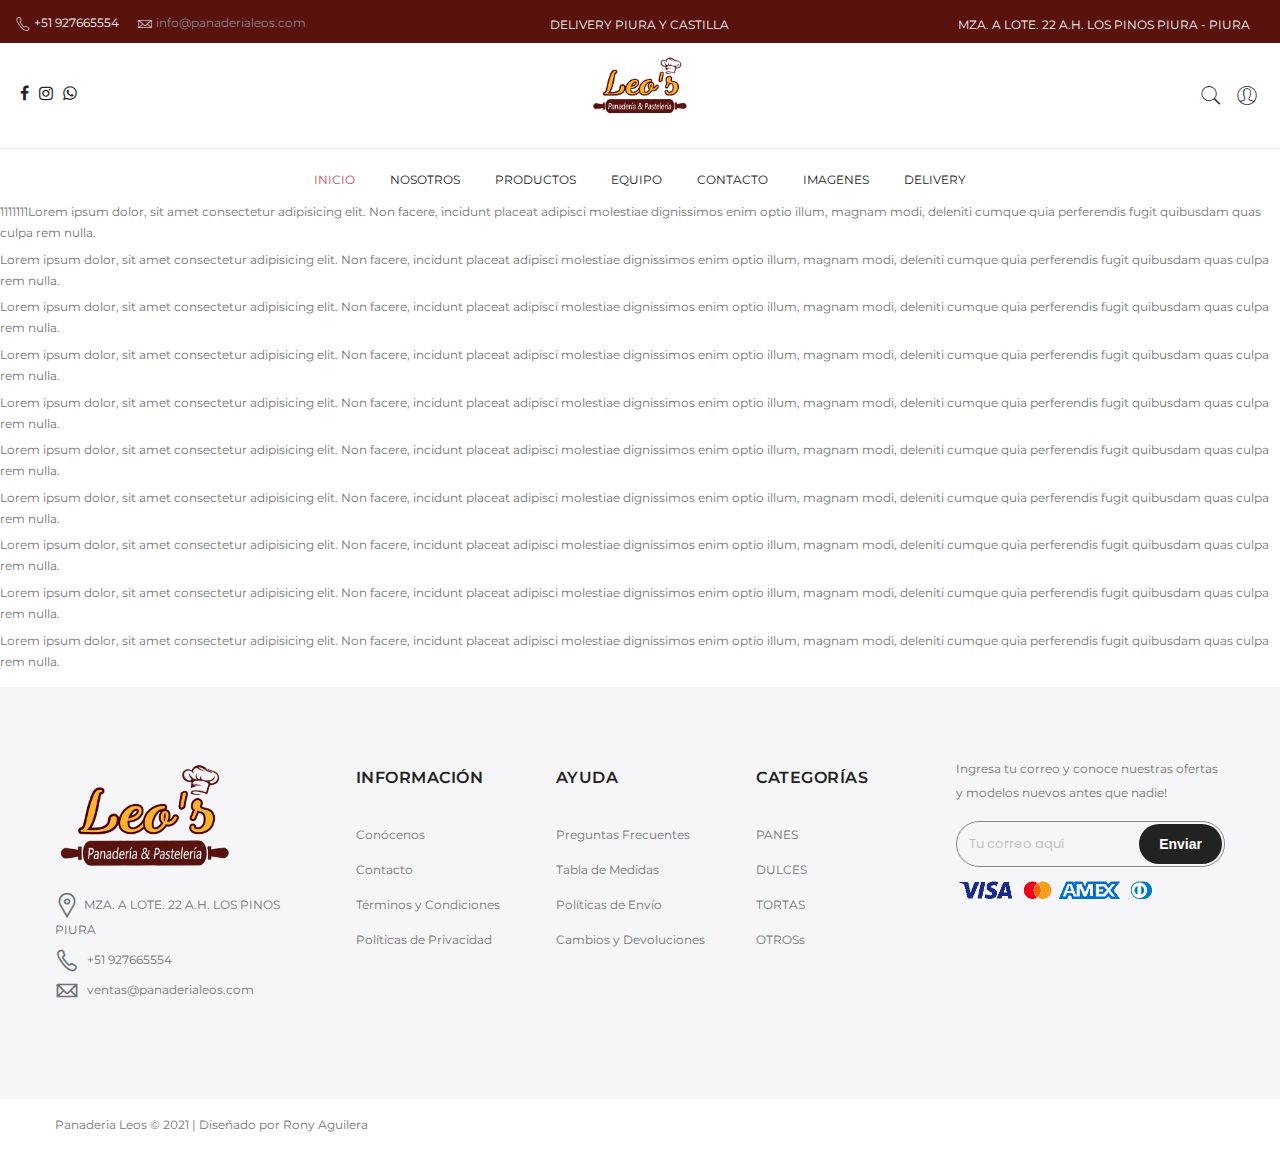
<file: Principal/index.html>
<!DOCTYPE html>
<html lang="es">

<head>
	<meta http-equiv="Content-Type" content="text/html; charset=UTF-8" />
	<meta name="viewport" content="width=device-width, initial-scale=1.0">
	<link rel="profile" href="http://gmpg.org/xfn/11">

	<!-- This site is optimized with the Yoast SEO plugin v15.8 - https://yoast.com/wordpress/plugins/seo/ -->
	<title>Pandería Leos</title>


	<link rel='dns-prefetch' href='//fonts.googleapis.com' />
	<link rel='dns-prefetch' href='//s.w.org' />
	<link rel='stylesheet' id='jas-font-google-css'
		href='https://fonts.googleapis.com/css?family=Poppins%3A300%2C400%2C500%2C600%2C700%7CLibre+Baskerville%3A400italic%7CMontserrat%3A400&#038;subset=latin%2Clatin-ext&#038;ver=5.6.2'
		type='text/css' media='all' />
	<link rel='stylesheet' id='fontawesome-css' href='plugins/font-awesome/css/font-awesome.min.css' type='text/css'
		media='all' />
	<link rel='stylesheet' id='font-stroke-css' href='plugins/font-stroke/css/font-stroke.min.css' type='text/css'
		media='all' />
	<link rel='stylesheet' id='jas-claue-style-css' href='css/style.css' type='text/css' media='all' />
	<link rel='stylesheet' id='jas-claue-style-inline-css' href='css/principal.css' type='text/css' media='all' />
	<link rel='stylesheet' id='elementor-icons-stroke-css' href='plugins/font-stroke/css/font-stroke.min.css'
		type='text/css' media='all' />
	<link rel='stylesheet' id='elementor-icons-shared-0-css' href='plugins/font-awesome/css/fontawesome.min.css'
		type='text/css' media='all' />
	<script type='text/javascript' src='plugins/jquery/jquery.min.js' id='jquery-core-js'></script>
	<script type='text/javascript' src='plugins/jquery/jquery-migrate.min.js' id='jquery-migrate-js'></script>

</head>

<body
	class="home page-template page-template-elementor_header_footer page page-id-5944 theme-claue woocommerce-no-js yith-wcan-free has-btn-sticky jan-atc-behavior-popup elementor-default elementor-template-full-width elementor-kit-5988 elementor-page elementor-page-5944"
	itemscope="itemscope" itemtype="http://schema.org/WebPage">
	<div id="jas-wrapper">
		<header id="jas-header" class="header-4" itemscope="itemscope" itemtype="http://schema.org/WPHeader">
			<div class="header__top bgbl pl__15 pr__15 fs__12">
				<div class="jas-row middle-xs  pt__10 pb__5">
					<div class="jas-col-md-4 jas-col-sm-6 jas-col-xs-12 start-md start-sm center-xs">
						<div class="header-text"><i class="pe-7s-call"></i> +51 927665554 <i
								class="pe-7s-mail ml__15"></i> <a class="cg"
								href="mailto:claue@domain.com"><span>info@panaderialeos.com</span></a></div>
					</div>
					<div class="jas-col-md-4 jas-col-sm-6 jas-col-xs-12 center-md end-sm center-xs">
						<div class="header-text">DELIVERY PIURA Y CASTILLA</div>
					</div>
					<div class="jas-col-md-4 jas-col-sm-3 jas-col-xs-12 flex end-lg end-md hidden-sm hidden-xs">
						<div class="header-text mr__15">MZA. A LOTE. 22 A.H. LOS PINOS PIURA - PIURA</div>
					</div>
				</div><!-- .jas-row -->
			</div><!-- .header__top -->
			<div class="header__mid">
				<div class="jas-row middle-xs pt__10 pb__10 pl__15 pr__15">
					<div class="jas-col-md-2 jas-col-sm-3 jas-col-xs-3 flex start-md flex">
						<a href="javascript:void(0);" class="jas-push-menu-btn hide-md visible-sm visible-xs">
							<img src="img/icons/hamburger-black.svg" width="30" height="16" alt="Menu" /> </a>
						<div class="hidden-xs hidden-sm">
							<div class="jas-social"><a class="dib br__50 tc facebook"
									href="https://www.facebook.com/leospanaderia" target="_blank"><i
										class="fa fa-facebook"></i></a><a class="dib br__50 tc instagram"
									href="https://www.instagram.com/leospanaderia/" target="_blank"><i
										class="fa fa-instagram"></i></a><a class="dib br__50 tc whatsapp" href="#"
									target="_blank"><i class="fa fa-whatsapp"></i></a>
							</div>
						</div>
					</div>
					<div class="jas-col-md-8 jas-col-sm-6 jas-col-xs-6 center-xs">
						<div class="jas-branding ts__05">
							<a class="db" href="#">
								<img class="regular-logo normal-logo" src="img/logo.png" width="220" height="82" alt=" "/>
								<img class="sticky-logo" src="img/logo_sm.png" width="220" height="82" alt=" "/>
								<img class="retina-logo normal-logo" src="img/logo.png" width="110" height="41"	alt=" " />
							</a>
						</div>
					</div>
					<div class="jas-col-md-2 jas-col-sm-3 jas-col-xs-3">
						<div class="jas-action flex end-xs middle-xs">
							<a class="sf-open cb chp hidden-xs" href="javascript:void(0);" title="Search"><i
									class="pe-7s-search"></i></a>

							<div class="jas-my-account hidden-xs ts__05 pr"><a class="cb chp db" href="#"><i
										class="pe-7s-user"></i></a>
								<ul class="pa tc">
									<li><a class="db cg chp" href="#">Iniciar Sesión</a></li>
								</ul>
							</div>

						</div><!-- .jas-action -->
					</div>
				</div><!-- .jas-row -->
				<div class="header__bot hidden-sm">
					<nav class="jas-navigation flex center-xs pl__15 pr__15">
						<ul id="jas-menu" class="jas-menu clearfix">
							<li id="menu-item-6032"
								class="menu-item menu-item-type-post_type menu-item-object-page menu-item-home current-menu-item page_item page-item-5944 current_page_item">
								<a href="https://www.plumarosalenceria.com/">INICIO</a>
							</li>
							<li id="menu-item-6458"
								class="menu-item menu-item-type-taxonomy menu-item-object-product_cat"><a
									href="#">NOSOTROS</a></li>
							<li id="menu-item-6456"
								class="menu-item menu-item-type-taxonomy menu-item-object-product_cat"><a
									href="#">PRODUCTOS</a>
							</li>
							<li id="menu-item-6457"
								class="menu-item menu-item-type-taxonomy menu-item-object-product_cat"><a
									href="#">EQUIPO</a>
							</li>
							<li id="menu-item-6834"
								class="menu-item menu-item-type-taxonomy menu-item-object-product_cat"><a
									href="#">CONTACTO</a></li>
							<li id="menu-item-6455"
								class="menu-item menu-item-type-taxonomy menu-item-object-product_cat"><a
									href="#">IMAGENES</a>
							</li>
							<li id="menu-item-6462"
								class="menu-item menu-item-type-taxonomy menu-item-object-product_cat"><a
									href="#">DELIVERY</a>
							</li>
						
						</ul>
					</nav><!-- .jas-navigation -->
				</div><!-- .header__bot -->

			</div><!-- .header__mid -->
			<form class="header__search w__100 dn pf" role="search" method="get" action="https://www.panaderialeos.com/"
				itemprop="potentialAction" itemscope="itemscope" itemtype="http://schema.org/SearchAction">
				<div class="pa">
					<input class="w__100 jas-ajax-search" type="text" name="s" placeholder="Buscar por..." />
					<input type="hidden" name="post_type" value="product">
				</div>
				<a id="sf-close" class="pa" href="#"><i class="pe-7s-close"></i></a>
			</form><!-- #header__search -->

			<div class="jas-canvas-menu jas-push-menu">
				<h3 class="mg__0 tc cw bgb tu ls__2">Menú <i class="close-menu pe-7s-close pa"></i></h3>
				<div class="hide-md visible-sm visible-xs mt__30 center-xs flex tc">
					<div class="header-text mr__15">MZA. A LOTE. 22 A.H. LOS PINOS PIURA - PIURA</div>
				</div>
				<div class="jas-action flex center-xs middle-xs hide-md hidden-sm visible-xs mt__10">
					<a class="sf-open cb chp" href="javascript:void(0);"><i class="pe-7s-search"></i></a>
					<a class="cb chp db jas-my-account" href="#"><i class="pe-7s-user"></i></a><a
						class="cb chp wishlist-icon" href="#"><i class="pe-7s-like"></i></a>
				</div><!-- .jas-action -->
				<div id="jas-mobile-menu" class="menu-pluma-rosa-container">
					<ul id="menu-pluma-rosa" class="menu">
						<li
							class="menu-item menu-item-type-post_type menu-item-object-page menu-item-home current-menu-item page_item page-item-5944 current_page_item active">
							<a href="https://www.plumarosalenceria.com/"><span>INICIO</span></a>
						</li>
						<li class="hot menu-item menu-item-type-taxonomy menu-item-object-product_cat"><a
								href="#"><span>NOSOTROS</span></a></li>
						<li class="menu-item menu-item-type-taxonomy menu-item-object-product_cat"><a
								href="#"><span>PRODUCTOS</span></a>
						</li>
						<li class="menu-item menu-item-type-taxonomy menu-item-object-product_cat"><a
								href="#"><span>EQUIPO</span></a>
						</li>
						<li class="menu-item menu-item-type-taxonomy menu-item-object-product_cat"><a
								href="#"><span>CONTACTO</span></a>
						</li>
						<li class="menu-item menu-item-type-taxonomy menu-item-object-product_cat"><a
								href="#"><span>IMAGENES</span></a>
						</li>
						<li class="menu-item menu-item-type-taxonomy menu-item-object-product_cat"><a
								href="#"><span>DELIVERY</span></a>
						</li>
						<li class="menu-item menu-item-type-taxonomy menu-item-object-product_cat"><a
								href="#"><span>OFERTAS</span></a>
						</li>
						<li class="menu-item menu-item-type-post_type menu-item-object-page"><a
								href="#"><span>BLOG</span></a></li>
					</ul>
				</div>
				<div class="hidden-md visible-sm visible-xs tc mt__20 mb__30">
					<div class="jas-social"><a class="dib br__50 tc facebook"
							href="https://www.facebook.com/leospanaderia" target="_blank"><i
								class="fa fa-facebook"></i></a><a class="dib br__50 tc instagram"
							href="https://www.instagram.com/leospanaderia/" target="_blank"><i
								class="fa fa-instagram"></i></a><a class="dib br__50 tc whatsapp" href="#"
							target="_blank"><i class="fa fa-whatsapp"></i></a></div>
				</div>
			</div><!-- .jas-canvas-menu -->



		</header><!-- #jas-header -->

		<div data-elementor-type="wp-page" data-elementor-id="5944" class="elementor elementor-5944"
			data-elementor-settings="[]">
			<div class="elementor-inner">
				<div class="elementor-section-wrap">
					<p>1111111Lorem ipsum dolor, sit amet consectetur adipisicing elit. Non facere, incidunt placeat
						adipisci molestiae dignissimos enim optio illum, magnam modi, deleniti cumque quia perferendis
						fugit quibusdam quas culpa rem nulla.</p>
					<p>Lorem ipsum dolor, sit amet consectetur adipisicing elit. Non facere, incidunt placeat adipisci
						molestiae dignissimos enim optio illum, magnam modi, deleniti cumque quia perferendis fugit
						quibusdam quas culpa rem nulla.</p>
					<p>Lorem ipsum dolor, sit amet consectetur adipisicing elit. Non facere, incidunt placeat adipisci
						molestiae dignissimos enim optio illum, magnam modi, deleniti cumque quia perferendis fugit
						quibusdam quas culpa rem nulla.</p>
					<p>Lorem ipsum dolor, sit amet consectetur adipisicing elit. Non facere, incidunt placeat adipisci
						molestiae dignissimos enim optio illum, magnam modi, deleniti cumque quia perferendis fugit
						quibusdam quas culpa rem nulla.</p>
					<p>Lorem ipsum dolor, sit amet consectetur adipisicing elit. Non facere, incidunt placeat adipisci
						molestiae dignissimos enim optio illum, magnam modi, deleniti cumque quia perferendis fugit
						quibusdam quas culpa rem nulla.</p>
					<p>Lorem ipsum dolor, sit amet consectetur adipisicing elit. Non facere, incidunt placeat adipisci
						molestiae dignissimos enim optio illum, magnam modi, deleniti cumque quia perferendis fugit
						quibusdam quas culpa rem nulla.</p>
					<p>Lorem ipsum dolor, sit amet consectetur adipisicing elit. Non facere, incidunt placeat adipisci
						molestiae dignissimos enim optio illum, magnam modi, deleniti cumque quia perferendis fugit
						quibusdam quas culpa rem nulla.</p>
					<p>Lorem ipsum dolor, sit amet consectetur adipisicing elit. Non facere, incidunt placeat adipisci
						molestiae dignissimos enim optio illum, magnam modi, deleniti cumque quia perferendis fugit
						quibusdam quas culpa rem nulla.</p>
					<p>Lorem ipsum dolor, sit amet consectetur adipisicing elit. Non facere, incidunt placeat adipisci
						molestiae dignissimos enim optio illum, magnam modi, deleniti cumque quia perferendis fugit
						quibusdam quas culpa rem nulla.</p>
					<p>Lorem ipsum dolor, sit amet consectetur adipisicing elit. Non facere, incidunt placeat adipisci
						molestiae dignissimos enim optio illum, magnam modi, deleniti cumque quia perferendis fugit
						quibusdam quas culpa rem nulla.</p>


				</div>
			</div>
		</div>

		<footer id="jas-footer" class="bgbl footer-1" itemscope="itemscope" itemtype="http://schema.org/WPFooter">
			<div class="footer__top pb__80 pt__80">
				<div class="jas-container pr">
					<div class="jas-row">
						<div class="jas-col-md-3 jas-col-sm-6 jas-col-xs-12">
							<aside id="text-2" class="widget widget_text">
								<div class="textwidget">
									<div class="footer-contact">
										<p><a href="#"><img alt="Claue" src="img/logo.png"
													class="mb__15 size-full" width="180" height="10">
											</a></p>
										<p class="middle-xs"><i class="pe-7s-map-marker"> </i><span>MZA. A LOTE. 22 A.H.
												LOS PINOS PIURA<br>
												<p class="middle-xs"><i class="pe-7s-call"></i> <span>+51
														927665554</span></p>

												<p class="middle-xs"><i class="pe-7s-mail"></i><span> <a
															href="mailto:contact@company.com">ventas@panaderialeos.com</a></span>
												</p>

									</div>
							</aside>
						</div>
						<div class="jas-col-md-2 jas-col-sm-6 jas-col-xs-12">
							<aside id="nav_menu-6" class="widget widget_nav_menu">
								<h3 class="widget-title fwsb fs__16 mg__0 mb__30">INFORMACIÓN</h3>
								<div class="menu-categories-container">
									<ul id="menu-categories" class="menu">
										<li id="menu-item-6899"
											class="menu-item menu-item-type-custom menu-item-object-custom menu-item-6899">
											<a href="#">Conócenos</a>
										</li>
										<li id="menu-item-6900"
											class="menu-item menu-item-type-custom menu-item-object-custom menu-item-6900">
											<a href="#">Contacto</a>
										</li>
										<li id="menu-item-6560"
											class="menu-item menu-item-type-post_type menu-item-object-page menu-item-6560">
											<a href="#">Términos y
												Condiciones</a>
										</li>
										<li id="menu-item-6561"
											class="menu-item menu-item-type-post_type menu-item-object-page menu-item-6561">
											<a href="#">Políticas de
												Privacidad</a>
										</li>
									</ul>
								</div>
							</aside>
						</div>
						<div class="jas-col-md-2 jas-col-sm-6 jas-col-xs-12">
							<aside id="nav_menu-7" class="widget widget_nav_menu">
								<h3 class="widget-title fwsb fs__16 mg__0 mb__30">AYUDA</h3>
								<div class="menu-informacion-container">
									<ul id="menu-informacion" class="menu">
										<li id="menu-item-6562"
											class="menu-item menu-item-type-post_type menu-item-object-page menu-item-6562">
											<a href="#">Preguntas
												Frecuentes</a>
										</li>
										<li id="menu-item-6563"
											class="menu-item menu-item-type-custom menu-item-object-custom menu-item-6563">
											<a href="#">Tabla de Medidas</a>
										</li>
										<li id="menu-item-6564"
											class="menu-item menu-item-type-post_type menu-item-object-page menu-item-6564">
											<a href="#">Políticas de
												Envío</a>
										</li>
										<li id="menu-item-6565"
											class="menu-item menu-item-type-post_type menu-item-object-page menu-item-6565">
											<a href="#">Cambios y
												Devoluciones</a>
										</li>
									</ul>
								</div>
							</aside>
						</div>
						<div class="jas-col-md-2 jas-col-sm-6 jas-col-xs-12">
							<aside id="nav_menu-3" class="widget widget_nav_menu">
								<h3 class="widget-title fwsb fs__16 mg__0 mb__30">CATEGORÍAS</h3>
								<div class="menu-quick-links-container">
									<ul id="menu-quick-links" class="menu">
										<li id="menu-item-6571"
											class="menu-item menu-item-type-taxonomy menu-item-object-product_cat menu-item-6571">
											<a href="#">PANES</a>
										</li>
										<li id="menu-item-6568"
											class="menu-item menu-item-type-taxonomy menu-item-object-product_cat menu-item-6568">
											<a href="$">DULCES</a>
										</li>
										<li id="menu-item-6569"
											class="menu-item menu-item-type-taxonomy menu-item-object-product_cat menu-item-6569">
											<a href="#">TORTAS</a>
										</li>
										<li id="menu-item-6570"
											class="menu-item menu-item-type-taxonomy menu-item-object-product_cat menu-item-6570">
											<a href="#">OTROSs</a>
										</li>
									</ul>
								</div>
							</aside>
						</div>
						<div class="jas-col-md-3 jas-col-sm-6 jas-col-xs-12">
							<aside id="text-3" class="widget widget_text">
								<div class="textwidget">
									<p>Ingresa tu correo y conoce nuestras ofertas y modelos nuevos antes que nadie!</p>
									<script>(function () {
											window.mc4wp = window.mc4wp || {
												listeners: [],
												forms: {
													on: function (evt, cb) {
														window.mc4wp.listeners.push(
															{
																event: evt,
																callback: cb
															}
														);
													}
												}
											}
										})();
									</script><!-- Mailchimp for WordPress v4.8.3 - https://wordpress.org/plugins/mailchimp-for-wp/ -->
									<form id="mc4wp-form-1" class="mc4wp-form mc4wp-form-4073" method="post"
										data-id="4073" data-name="Sign Up Newsletter Form">
										<div class="mc4wp-form-fields">
											<div class="signup-newsletter-form dib mb__15">
												<input type="email" class="input-text" name="EMAIL"
													placeholder="Tu correo aquí" required /><input type="submit"
													class="submit-btn" value="Enviar" />

											</div>
										</div><label style="display: none !important;">Deja vacío este campo si eres
											humano: <input type="text" name="_mc4wp_honeypot" value="" tabindex="-1"
												autocomplete="off" /></label><input type="hidden"
											name="_mc4wp_timestamp" value="1616794305" /><input type="hidden"
											name="_mc4wp_form_id" value="4073" /><input type="hidden"
											name="_mc4wp_form_element_id" value="mc4wp-form-1" />
										<div class="mc4wp-response"></div>
									</form><!-- / Mailchimp for WordPress Plugin -->
									<p><img src="img/MEDIOS_PAGO.png" alt="accept payment" width="197" height="20"></p>

								</div>
							</aside>
						</div>
					</div><!-- .jas-row -->
				</div><!-- .jas-container -->
			</div><!-- .footer__top -->
			<div class="footer__bot pt__20 pb__20 lh__1">
				<div class="jas-container pr tc">
					<div class="jas-row">
						<div class="jas-col-md-6 jas-col-sm-12 jas-col-xs-12 start-md center-sm center-xs">Panaderia
							Leos © 2021 | Diseñado por <a href="#">Rony Aguilera</a></div>

					</div>
				</div>
			</div><!-- .footer__bot -->
		</footer><!-- #jas-footer -->
	</div><!-- #jas-wrapper -->
	<a id="jas-backtop" class="pf br__50"><span class="tc bgp br__50 db cw"><i class="pr pe-7s-angle-up"></i></span></a>

	<script type='text/javascript' src='plugins/slick/slick.min.js' id='slick-js'></script>
	<script type='text/javascript' src='plugins/scrollreveal/scrollreveal.min.js' id='scrollreveal-js'></script>
	<script type='text/javascript' id='jas-claue-script-js-extra'>
		/* <![CDATA[ */
		var JAS_Data_Js = { "load_more": "Cargar Mas", "no_more_item": "No More Items To Show", "days": "d\u00edas", "hrs": "hrs", "mins": "min", "secs": "seg", "popup_remove": "Quitar del carrito", "popup_undo": "Deshacer?", "header_sticky": "1", "permalink": "", "wc-column": "3", "portfolio-column": "4", "wc-single-zoom": "1", "wc-sticky-atc": "1" };
/* ]]> */
	</script>
	<script type='text/javascript' src='js/theme.js' id='jas-claue-script-js'></script>


</body>

</html>
</file>
<file: css/style.css>
@charset "UTF-8";
/*
* Trunk version 2.0.1
*/
/*
* Contexts
*/
:root{
	--bg-primary:#f7b52f;
}
.context-dark, .bg-gray-700, .bg-primary,
.context-dark h1,
.bg-gray-700 h1,
.bg-primary h1, .context-dark h2, .bg-gray-700 h2, .bg-primary h2, .context-dark h3, .bg-gray-700 h3, .bg-primary h3, .context-dark h4, .bg-gray-700 h4, .bg-primary h4, .context-dark h5, .bg-gray-700 h5, .bg-primary h5, .context-dark h6, .bg-gray-700 h6, .bg-primary h6, .context-dark [class^='heading-'], .bg-gray-700 [class^='heading-'], .bg-primary [class^='heading-'] {
	color: #ffffff;
}

.context-light, .bg-default {
	color: rgba(0, 0, 0, 0.7);
}

a:focus,
button:focus {
	outline: none !important;
}

button::-moz-focus-inner {
	border: 0;
}

*:focus {
	outline: none;
}

blockquote {
	padding: 0;
	margin: 0;
}

input,
button,
select,
textarea {
	outline: none;
}

label {
	margin-bottom: 0;
}

p {
	margin: 0;
}

ul,
ol {
	list-style: none;
	padding: 0;
	margin: 0;
}

ul li,
ol li {
	display: block;
}

dl {
	margin: 0;
}

dt,
dd {
	line-height: inherit;
}

dt {
	font-weight: inherit;
}

dd {
	margin-bottom: 0;
}

cite {
	font-style: normal;
}

form {
	margin-bottom: 0;
}

blockquote {
	padding-left: 0;
	border-left: 0;
}

address {
	margin-top: 0;
	margin-bottom: 0;
}

figure {
	margin-bottom: 0;
}

html p a:hover {
	text-decoration: none;
}

/*
* Typography
*/
body {
	font-family: "Montserrat", -apple-system, BlinkMacSystemFont, "Segoe UI", Roboto, "Helvetica Neue", Arial, sans-serif;
	font-size: 16px;
	line-height: 1.6875;
	font-weight: 400;
	color: rgba(0, 0, 0, 0.7);
	background-color: #ffffff;
	-webkit-text-size-adjust: none;
	-webkit-font-smoothing: subpixel-antialiased;
}

h1, h2, h3, h4, h5, h6, [class^='heading-'] {
	margin-top: 0;
	margin-bottom: 0;
	font-weight: 500;
	color: #151515;
	text-transform: uppercase;
}

h1 a, h2 a, h3 a, h4 a, h5 a, h6 a, [class^='heading-'] a {
	color: inherit;
}

h1 a:hover, h2 a:hover, h3 a:hover, h4 a:hover, h5 a:hover, h6 a:hover, [class^='heading-'] a:hover {
	color:var(--bg-primary);
}

h1,
.heading-1 {
	position: relative;
	font-size: 36px;
	font-weight: 900;
}

@media (min-width: 992px) {
	h1,
	.heading-1 {
		font-size: 55px;
	}
}

@media (min-width: 1200px) {
	h1,
	.heading-1 {
		font-size: 70px;
		line-height: 1.21429;
	}
}

h1[data-subtext]::before,
.heading-1[data-subtext]::before {
	content: attr(data-subtext);
	position: absolute;
	text-align: center;
	top: -30px;
	left: -10px;
	color: #000000;
	font-size: 20px;
	font-weight: 600;
	background-color: #FFEE58;
	width: 46px;
	height: 46px;
	line-height: 46px;
	box-shadow: 7px 8px 10px rgba(0, 0, 0, 0.25);
	border-radius: 10em;
	transition: cubic-bezier(1, 0, 0.86, -0.88) 1s;
	opacity: 0;
}

.swiper-slide-active h1[data-subtext]::before, .swiper-slide-active
.heading-1[data-subtext]::before {
	opacity: 1;
}

@media (min-width: 992px) {
	h1[data-subtext]::before,
	.heading-1[data-subtext]::before {
		top: -11px;
	}
}

@media (min-width: 1600px) {
	h1[data-subtext]::before,
	.heading-1[data-subtext]::before {
		left: -31px;
	}
}

h2,
.heading-2 {
	font-size: 28px;
	font-weight: 700;
}

@media (min-width: 992px) {
	h2,
	.heading-2 {
		font-size: 40px;
		line-height: 1.225;
	}
}

h3,
.heading-3 {
	font-size: 20px;
	line-height: 1.45;
	color: rgba(0, 0, 0, 0.5);
	font-weight: 600;
}

.context-dark h3, .bg-gray-700 h3, .bg-primary h3, .context-dark .heading-3, .bg-gray-700 .heading-3, .bg-primary .heading-3 {
	color: rgba(255, 255, 255, 0.5);
}

h4,
.heading-4 {
	font-size: 22px;
	line-height: 1.5;
}

@media (min-width: 992px) {
	h4,
	.heading-4 {
		font-size: 24px;
		line-height: 1.25;
	}
}

h5,
.heading-5 {
	font-size: 20px;
	line-height: 1.5;
}

@media (min-width: 992px) {
	h5,
	.heading-5 {
		font-size: 18px;
		line-height: 1.44444;
	}
}

h6,
.heading-6 {
	font-size: 18px;
	line-height: 1.5;
}

@media (min-width: 992px) {
	h6,
	.heading-6 {
		font-size: 16px;
		line-height: 1.5;
	}
}

h3.subtitle {
	color: #ffffff;
}

small,
.small {
	display: block;
	font-size: 12px;
	line-height: 1.5;
}

mark,
.mark {
	padding: 3px 5px;
	color: #ffffff;
	background:var(--bg-primary);
}

.big {
	font-size: 18px;
	line-height: 1.72222;
	font-weight: 500;
}

.lead {
	font-size: 24px;
	line-height: 34px;
	font-weight: 300;
}

code {
	padding: 3px 5px;
	border-radius: 0.2rem;
	font-size: 90%;
	color: #111111;
	background: #F9F9F9;
}

p [data-toggle='tooltip'] {
	padding-left: .25em;
	padding-right: .25em;
	color: var(--bg-primary);
}

p [style*='max-width'] {
	display: inline-block;
}

.postitle {
	font-weight: 500;
	line-height: 21px;
	color: rgba(0, 0, 0, 0.7);
}

.context-dark .postitle, .bg-gray-700 .postitle, .bg-primary .postitle {
	color: rgba(255, 255, 255, 0.7);
}

::selection {
	background:var(--bg-primary);
	color: #ffffff;
}

::-moz-selection {
	background: var(--bg-primary);
	color: #ffffff;
}

/*
* Brand
*/
.brand {
	display: inline-block;
}

.brand .brand-logo-light {
	display: none;
}

.brand .brand-logo-dark {
	display: block;
}

/*
* Links
*/
a {
	transition: all 0.3s;
}

a, a:focus, a:active, a:hover {
	text-decoration: none;
}

a, a:focus, a:active {
	color: #000000;
}

a:hover {
	color:var(--bg-primary);
}

a[href*='tel'], a[href*='mailto'] {
	white-space: nowrap;
}

.link-hover {
	color:var(--bg-primary);
}

.link-press {
	color: var(--bg-primary);
}

* + .privacy-link {
	margin-top: 25px;
}

.link-border {
	text-transform: uppercase;
	font-size: 14px;
	line-height: 30px;
	font-weight: 500;
	color: #000000;
	border-bottom: 1px solid;
}

.link-border:hover {
	color: var(--bg-primary);
}

.link-social {
	display: flex;
	align-items: center;
	justify-content: center;
	background-color: #ffffff;
	border-radius: 10em;
	border: 1px solid #C4C4C4;
	transition: all 0.3s;
	width: 36px;
	height: 36px;
	line-height: 36px;
	font-size: 18px;
}

.link-social [class*=facebook] {
	color: #4d70a8;
}

.link-social [class*=instagram] {
	color: #4F4E6C;
}

.link-social [class*=youtube] {
	color: #FF2929;
}

.link-social:hover {
	border-color: transparent;
	box-shadow: 0 0 10px rgba(0, 0, 0, 0.2);
}

/*
* Blocks
*/
.block-center, .block-sm, .block-lg {
	margin-left: auto;
	margin-right: auto;
}

.block-sm {
	max-width: 560px;
}

.block-lg {
	max-width: 768px;
}

.block-center {
	padding: 10px;
}

.block-center:hover .block-center-header {
	background-color: var(--bg-primary);
}

.block-center-title {
	background-color: #ffffff;
}

@media (max-width: 1599.98px) {
	.block-center {
		padding: 20px;
	}
	.block-center:hover .block-center-header {
		background-color: #ffffff;
	}
	.block-center-header {
		background-color: var(--bg-primary);
	}
}

/*
* Boxes
*/
.box-minimal {
	text-align: center;
}

.box-minimal .box-minimal-icon {
	font-size: 50px;
	line-height: 50px;
	color:var(--bg-primary);
}

.box-minimal-divider {
	width: 36px;
	height: 4px;
	margin-left: auto;
	margin-right: auto;
	background:var(--bg-primary);
}

.box-minimal-text {
	width: 100%;
	max-width: 320px;
	margin-left: auto;
	margin-right: auto;
}

* + .box-minimal {
	margin-top: 30px;
}

* + .box-minimal-title {
	margin-top: 10px;
}

* + .box-minimal-divider {
	margin-top: 20px;
}

* + .box-minimal-text {
	margin-top: 15px;
}

.context-dark .box-minimal p, .bg-gray-700 .box-minimal p, .bg-primary .box-minimal p {
	color: rgba(0, 0, 0, 0.7);
}

.box-counter {
	position: relative;
	text-align: center;
	color: #2c343b;
}

.box-counter-title {
	display: inline-block;
	font-family: "Montserrat", -apple-system, BlinkMacSystemFont, "Segoe UI", Roboto, "Helvetica Neue", Arial, sans-serif;
	font-size: 16px;
	line-height: 1.3;
	letter-spacing: -.025em;
}

.box-counter-main {
	font-family: "Montserrat", -apple-system, BlinkMacSystemFont, "Segoe UI", Roboto, "Helvetica Neue", Arial, sans-serif;
	font-size: 45px;
	font-weight: 400;
	line-height: 1.2;
}

.box-counter-main > * {
	display: inline;
	font: inherit;
}

.box-counter-main .small {
	font-size: 28px;
}

.box-counter-main .small_top {
	position: relative;
	top: .2em;
	vertical-align: top;
}

.box-counter-divider {
	font-size: 0;
	line-height: 0;
}

.box-counter-divider::after {
	content: '';
	display: inline-block;
	width: 80px;
	height: 2px;
	background:var(--bg-primary);
}

* + .box-counter-title {
	margin-top: 10px;
}

* + .box-counter-main {
	margin-top: 20px;
}

* + .box-counter-divider {
	margin-top: 10px;
}

@media (min-width: 768px) {
	.box-counter-title {
		font-size: 18px;
	}
}

@media (min-width: 1200px) {
	.box-counter-main {
		font-size: 60px;
	}
	.box-counter-main .small {
		font-size: 36px;
	}
	* + .box-counter-main {
		margin-top: 30px;
	}
	* + .box-counter-divider {
		margin-top: 15px;
	}
	* + .box-counter-title {
		margin-top: 18px;
	}
}

.bg-primary .box-counter {
	color: #ffffff;
}

.bg-primary .box-counter-divider::after {
	background: #ffffff;
}

.box-round-wrap {
	position: relative;
	max-width: 40vw;
}

@media (min-width: 992px) {
	.box-round-wrap {
		left: 12vw;
		top: -38px;
	}
}

.box-round-wrap img {
	box-shadow: 0 0 80px rgba(0, 0, 0, 0.15);
	border-radius: 50%;
}

.box-custom-2 {
	text-align: center;
	position: relative;
	overflow: hidden;
}

.box-custom-2 img {
	display: block;
	max-width: 79.5%;
	margin-left: 0;
	filter: drop-shadow(20px 20px 15px rgba(0, 0, 0, 0.15));
}

@media (min-width: 1200px) {
	.box-custom-2 img {
		margin: 0 auto;
		filter: drop-shadow(30px 30px 20px rgba(0, 0, 0, 0.15));
	}
}

@media (max-width: 767.98px) {
	.box-custom-2 {
		max-width: 350px;
	}
}

.box-custom-2-smal {
	position: absolute;
	top: 27%;
	right: 0;
	color: #000000;
	text-align: left;
	border: 3px solid #D6D6D6;
	line-height: 1;
	padding: 9px 28px 7px 17px;
	background-color: #F9F9F9;
}

@media (min-width: 576px) and (max-width: 767.98px) {
	.box-custom-2-smal {
		right: 10%;
	}
}

@media (min-width: 768px) and (max-width: 991.98px) {
	.box-custom-2-smal {
		right: auto;
		left: 50%;
	}
}

@media (min-width: 992px) {
	.box-custom-2-smal {
		right: auto;
		left: 68%;
	}
}

.box-custom-2-smal::before, .box-custom-2-smal::after {
	content: '';
	position: absolute;
	width: 0;
	height: 0;
	border-style: solid;
}

.box-custom-2-smal::before {
	bottom: -16px;
	left: 15px;
	border-width: 16px 22px 0 0;
	border-color: #D6D6D6 transparent transparent transparent;
}

.box-custom-2-smal::after {
	bottom: -10px;
	left: 18px;
	border-width: 10px 14px 0 0;
	border-color: #F9F9F9 transparent transparent transparent;
}

.box-custom-2-name {
	font-size: 18px;
	font-weight: 600;
}

.box-custom-2-position {
	margin-top: 7px;
}

.box-icon {
	position: relative;
	z-index: 1;
}

.box-icon-header {
	display: flex;
	align-items: center;
}

h3.box-icon-title {
	margin-left: 17px;
	margin-top: 5px;
	color: #ffffff;
}

.box-icon-text {
	margin-top: 9px;
	color: rgba(255, 255, 255, 0.8);
}

@media (max-width: 991.98px) {
	.box-icon-text {
		color: #ffffff;
	}
}

.box-custom-3 {
	position: absolute;
	top: 40px;
	left: 54.9%;
	display: flex;
	flex-wrap: wrap;
	width: 707px;
	height: 710px;
}

@media (max-width: 991.98px) {
	.box-custom-3 {
		opacity: .4;
	}
}

.box-custom-3-img-wrap {
	position: absolute;
}

.box-custom-3-img-wrap img {
	filter: drop-shadow(0 15px 10px rgba(0, 0, 0, 0.2));
}

.box-custom-3-img-wrap:nth-of-type(1) {
	top: 12px;
	left: 12px;
}

.box-custom-3-img-wrap:nth-of-type(2) {
	top: 0;
	right: 0;
}

.box-custom-3-img-wrap:nth-of-type(3) {
	left: 87px;
	bottom: 36px;
}

.box-custom-3-img-wrap:nth-of-type(4) {
	right: -13px;
	bottom: 186px;
}

/*
* Element groups
*/
html .group {
	margin-bottom: -20px;
	margin-left: -15px;
}

html .group:empty {
	margin-bottom: 0;
	margin-left: 0;
}

html .group > * {
	display: inline-block;
	margin-top: 0;
	margin-bottom: 20px;
	margin-left: 15px;
}

html .group-sm {
	margin-bottom: -10px;
	margin-left: -10px;
}

html .group-sm:empty {
	margin-bottom: 0;
	margin-left: 0;
}

html .group-sm > * {
	display: inline-block;
	margin-top: 0;
	margin-bottom: 10px;
	margin-left: 10px;
}

html .group-xl {
	margin-bottom: -20px;
	margin-left: -30px;
}

html .group-xl:empty {
	margin-bottom: 0;
	margin-left: 0;
}

html .group-xl > * {
	display: inline-block;
	margin-top: 0;
	margin-bottom: 20px;
	margin-left: 30px;
}

@media (min-width: 992px) {
	html .group-xl {
		margin-bottom: -20px;
		margin-left: -45px;
	}
	html .group-xl > * {
		margin-bottom: 20px;
		margin-left: 45px;
	}
}

html .group-middle {
	display: inline-flex;
	align-items: center;
}

html .group-custom {
	display: flex;
	align-items: center;
	justify-content: center;
	flex-wrap: wrap;
	max-width: 100%;
}

html .group-custom > * {
	flex: 0 1 100%;
	padding-left: 20px;
	padding-right: 20px;
}

@media (min-width: 576px) {
	html .group-custom {
		flex-wrap: nowrap;
	}
	html .group-custom > * {
		flex: 1 1 auto;
	}
}

* + .group-sm {
	margin-top: 30px;
}

* + .group-xl {
	margin-top: 20px;
}

/*
* Responsive units
*/
.unit {
	display: flex;
	flex: 0 1 100%;
	margin-bottom: -30px;
	margin-left: -20px;
}

.unit > * {
	margin-bottom: 30px;
	margin-left: 20px;
}

.unit:empty {
	margin-bottom: 0;
	margin-left: 0;
}

.unit-body {
	flex: 0 1 auto;
}

.unit-left,
.unit-right {
	flex: 0 0 auto;
	max-width: 100%;
}

.unit-spacing-xs {
	margin-bottom: -15px;
	margin-left: -7px;
}

.unit-spacing-xs > * {
	margin-bottom: 15px;
	margin-left: 7px;
}

/*
* Lists
*/
/*
* Vertical list
*/
.list > li + li {
	margin-top: 10px;
}

.list-xs > li + li {
	margin-top: 5px;
}

.list-sm > li + li {
	margin-top: 10px;
}

.list-md > li + li {
	margin-top: 18px;
}

.list-lg > li + li {
	margin-top: 25px;
}

.list-xl > li + li {
	margin-top: 30px;
}

@media (min-width: 768px) {
	.list-xl > li + li {
		margin-top: 60px;
	}
}

/*
* List inline
*/
.list-inline > li {
	display: inline-block;
}

html .list-inline-md {
	transform: translate3d(0, -8px, 0);
	margin-bottom: -8px;
	margin-left: -10px;
	margin-right: -10px;
}

html .list-inline-md > * {
	margin-top: 8px;
	padding-left: 10px;
	padding-right: 10px;
}

@media (min-width: 992px) {
	html .list-inline-md {
		margin-left: -15px;
		margin-right: -15px;
	}
	html .list-inline-md > * {
		padding-left: 15px;
		padding-right: 15px;
	}
}

/*
* List terms
*/
.list-terms dt + dd {
	margin-top: 5px;
}

.list-terms dd + dt {
	margin-top: 25px;
}

* + .list-terms {
	margin-top: 25px;
}

/*
* Index list
*/
.index-list {
	counter-reset: li;
}

.index-list > li .list-index-counter:before {
	content: counter(li, decimal-leading-zero);
	counter-increment: li;
}

/*
* Marked list
*/
.list-marked {
	text-align: left;
}

.list-marked > li {
	position: relative;
	padding-left: 33px;
	font-size: 16px;
	line-height: 31px;
	font-weight: 500;
	color: #000000;
}

@media (min-width: 768px) {
	.list-marked > li {
		font-size: 18px;
	}
}

.list-marked > li::before {
	content: '';
	position: absolute;
	display: inline-block;
	left: 0;
	top: 14px;
	height: 2px;
	width: 20px;
	background-color: var(--bg-primary);
}

.list-marked > li + li {
	margin-top: 8px;
}

* + .list-marked {
	margin-top: 15px;
}

p + .list-marked {
	margin-top: 20px;
}

@media (min-width: 768px) {
	p + .list-marked {
		margin-top: 24px;
	}
}

/*
* Ordered List
*/
.list-ordered {
	counter-reset: li;
	text-align: left;
}

.list-ordered > li {
	position: relative;
	padding-left: 25px;
}

.list-ordered > li:before {
	position: absolute;
	content: counter(li, decimal) ".";
	counter-increment: li;
	top: 0;
	left: 0;
	display: inline-block;
	width: 15px;
	color: #D6D6D6;
}

.list-ordered > li + li {
	margin-top: 10px;
}

* + .list-ordered {
	margin-top: 15px;
}

/*
* Images
*/
img {
	display: inline-block;
	max-width: 100%;
	height: auto;
}

.img-responsive {
	width: 100%;
}

/*
* Icons
*/
.icon {
	display: inline-block;
	font-size: 16px;
	line-height: 1;
}

.icon::before {
	position: relative;
	display: inline-block;
	font-weight: 400;
	font-style: normal;
	speak: none;
	text-transform: none;
}

.icon-circle {
	border-radius: 50%;
}

.icon-lg {
	font-size: 50px;
}

/*
* Tables custom
*/
.table-custom {
	width: 100%;
	max-width: 100%;
	text-align: left;
	background: #ffffff;
	border-collapse: collapse;
}

.table-custom th,
.table-custom td {
	color: #2c343b;
	background: #ffffff;
}

.table-custom th {
	padding: 35px 24px;
	font-size: 14px;
	font-weight: 700;
	letter-spacing: .05em;
	text-transform: uppercase;
	background: #C4C4C4;
}

@media (max-width: 991.98px) {
	.table-custom th {
		padding-top: 20px;
		padding-bottom: 20px;
	}
}

.table-custom td {
	padding: 17px 24px;
}

.table-custom tbody tr:first-child td {
	border-top: 0;
}

.table-custom tr td {
	border-bottom: 1px solid #cccccc;
}

.table-custom tfoot td {
	font-weight: 700;
}

* + .table-custom-responsive {
	margin-top: 30px;
}

@media (min-width: 768px) {
	* + .table-custom-responsive {
		margin-top: 40px;
	}
}

.table-custom.table-custom-primary thead th {
	color: #ffffff;
	background: var(--bg-primary);
	border: 0;
}

.table-custom.table-custom-primary tbody tr:hover td {
	background: #C4C4C4;
}

.table-custom.table-custom-bordered tr td:first-child {
	border-left: 0;
}

.table-custom.table-custom-bordered tr td:last-child {
	border-right: 0;
}

.table-custom.table-custom-bordered td {
	border: 1px solid #cccccc;
}

.table-custom.table-custom-bordered tbody > tr:first-of-type > td {
	border-top: 0;
}

.table-custom.table-custom-striped {
	border-bottom: 1px solid #cccccc;
}

.table-custom.table-custom-striped tbody tr:nth-of-type(odd) td {
	background: transparent;
}

.table-custom.table-custom-striped tbody tr:nth-of-type(even) td {
	background: #C4C4C4;
}

.table-custom.table-custom-striped tbody td {
	border: 0;
}

.table-custom.table-custom-striped tfoot td:not(:first-child) {
	border-left: 0;
}

@media (max-width: 991.98px) {
	.table-custom-responsive {
		display: block;
		width: 100%;
		overflow-x: auto;
		-ms-overflow-style: -ms-autohiding-scrollbar;
	}
	.table-custom-responsive.table-bordered {
		border: 0;
	}
}

/*
* Dividers
*/
hr {
	margin-top: 0;
	margin-bottom: 0;
	border-top: 1px solid #C4C4C4;
}

.divider {
	font-size: 0;
	line-height: 0;
}

.divider::after {
	content: '';
	display: inline-block;
	width: 60px;
	height: 2px;
	background-color: var(--bg-primary);
}

/*
* Buttons
*/
.button {
	position: relative;
	overflow: hidden;
	display: inline-block;
	padding: 22px 60px;
	font-size: 14px;
	line-height: 1.25;
	border: 0;
	font-weight: 700;
	text-transform: uppercase;
	white-space: nowrap;
	text-overflow: ellipsis;
	text-align: center;
	cursor: pointer;
	vertical-align: middle;
	user-select: none;
	transition: 250ms all ease-in-out;
	border-radius: 10em;
	box-shadow: inset 0px -4px 2px rgba(0, 0, 0, 0.25);
}

.button-block {
	display: block;
	width: 100%;
}

.button-default, .button-default:focus {
	color: #cccccc;
	background-color: #2c343b;
	border-color: #2c343b;
}

.button-default:hover, .button-default:active, .button-default.active {
	color: #ffffff;
	background-color: var(--bg-primary);
	border-color:var(--bg-primary);
}

.button-default.button-ujarak::before {
	background:var(--bg-primary);
}

.button-gray-100, .button-gray-100:focus {
	color: #151515;
	background-color: #F9F9F9;
	border-color: #F9F9F9;
}

.button-gray-100:hover, .button-gray-100:active, .button-gray-100.active {
	color: #151515;
	background-color: #ececec;
	border-color: #ececec;
}

.button-gray-100.button-ujarak::before {
	background: #ececec;
}

.button-primary, .button-primary:focus {
	color: #ffffff;
	background-color: var(--bg-primary);
	border-color: var(--bg-primary);
}

.button-primary:hover, .button-primary:active, .button-primary.active {
	color: #ffffff;
	background-color: #2c343b;
	border-color: #2c343b;
}

.button-primary.button-ujarak::before {
	background: #2c343b;
}

.button-default-outline, .button-default-outline:focus {
	color: #cccccc;
	background-color: transparent;
	border-color: #2c343b;
}

.button-default-outline:hover, .button-default-outline:active, .button-default-outline.active {
	color: #ffffff;
	background-color: var(--bg-primary);
	border-color: var(--bg-primary);
}

.button-default-outline.button-ujarak::before {
	background:var(--bg-primary);
}

.button-ghost {
	border: 0;
	background-color: transparent;
}

.button-ghost:hover {
	color: #ffffff;
	background: var(--bg-primary);
}

.button-facebook, .button-facebook:focus {
	color: #ffffff;
	background-color: #4d70a8;
	border-color: #4d70a8;
}

.button-facebook:hover, .button-facebook:active, .button-facebook.active {
	color: #ffffff;
	background-color: #456497;
	border-color: #456497;
}

.button-facebook.button-ujarak::before {
	background: #456497;
}

.button-twitter, .button-twitter:focus {
	color: #ffffff;
	background-color: #02bcf3;
	border-color: #02bcf3;
}

.button-twitter:hover, .button-twitter:active, .button-twitter.active {
	color: #ffffff;
	background-color: #02a8da;
	border-color: #02a8da;
}

.button-twitter.button-ujarak::before {
	background: #02a8da;
}

.button-google, .button-google:focus {
	color: #ffffff;
	background-color: #e2411e;
	border-color: #e2411e;
}

.button-google:hover, .button-google:active, .button-google.active {
	color: #ffffff;
	background-color: #cc3a1a;
	border-color: #cc3a1a;
}

.button-google.button-ujarak::before {
	background: #cc3a1a;
}

.button-shadow {
	box-shadow: 0 9px 21px 0 rgba(204, 204, 204, 0.15);
}

.button-shadow:hover {
	box-shadow: 0 9px 10px 0 rgba(204, 204, 204, 0.15);
}

.button-shadow:focus, .button-shadow:active {
	box-shadow: none;
}

.button-ujarak {
	position: relative;
	z-index: 0;
	transition: background .4s, border-color .4s, color .4s;
}

.button-ujarak::before {
	content: '';
	position: absolute;
	top: 0;
	left: 0;
	width: 100%;
	height: 100%;
	background: var(--bg-primary);
	z-index: -1;
	opacity: 0;
	transform: scale3d(0.7, 1, 1);
	transition: transform 0.42s, opacity 0.42s;
	border-radius: inherit;
}

.button-ujarak, .button-ujarak::before {
	transition-timing-function: cubic-bezier(0.2, 1, 0.3, 1);
}

.button-ujarak:hover {
	transition: background .4s .4s, border-color .4s 0s, color .2s 0s;
}

.button-ujarak:hover::before {
	opacity: 1;
	transform: translate3d(0, 0, 0) scale3d(1, 1, 1);
}

.button-xs {
	padding: 8px 17px;
}

.button-sm {
	padding: 22px 30px;
	font-size: 14px;
	line-height: 1.25;
}

.button-lg {
	padding: 12px 50px;
	font-size: 14px;
	line-height: 1.5;
}

.button-xl {
	padding: 16px 50px;
	font-size: 16px;
	line-height: 28px;
}

@media (min-width: 992px) {
	.button-xl {
		padding: 20px 80px;
	}
}

.button-circle {
	border-radius: 30px;
}

.button-round-1 {
	border-radius: 5px;
}

.button-round-2 {
	border-radius: 10px;
}

.button.button-icon {
	display: flex;
	justify-content: center;
	align-items: center;
	vertical-align: middle;
}

.button.button-icon .icon {
	position: relative;
	display: inline-block;
	vertical-align: middle;
	color: inherit;
	font-size: 1.55em;
	line-height: 1em;
}

.button.button-icon-left .icon {
	padding-right: 11px;
}

.button.button-icon-right {
	flex-direction: row-reverse;
}

.button.button-icon-right .icon {
	padding-left: 11px;
}

.button.button-icon.button-link .icon {
	top: 5px;
	font-size: 1em;
}

.button.button-icon.button-xs .icon {
	top: .05em;
	font-size: 1.2em;
	padding-right: 8px;
}

.button.button-icon.button-xs .button-icon-right {
	padding-left: 8px;
}

.btn-primary {
	border-radius: 3px;
	font-family: "Montserrat", -apple-system, BlinkMacSystemFont, "Segoe UI", Roboto, "Helvetica Neue", Arial, sans-serif;
	font-weight: 700;
	letter-spacing: .05em;
	text-transform: uppercase;
	transition: .33s;
}

.btn-primary, .btn-primary:active, .btn-primary:focus {
	color: #ffffff;
	background: var(--bg-primary);
	border-color: var(--bg-primary);
}

.btn-primary:hover {
	color: #ffffff;
	background: #000000;
	border-color: #000000;
}

/*
* Form styles
*/
.rd-form {
	position: relative;
	text-align: left;
}

.rd-form .button {
	padding-top: 10px;
	padding-bottom: 10px;
	min-height: 55px;
}

* + .rd-form {
	margin-top: 20px;
}

input:-webkit-autofill ~ label,
input:-webkit-autofill ~ .form-validation {
	color: #000000 !important;
}

.form-wrap {
	position: relative;
}

.form-wrap.has-error .form-input {
	border-color: #f5543f;
}

.form-wrap.has-focus .form-input {
	border-color: var(--bg-primary);
}

.form-wrap + * {
	margin-top: 20px;
}

.select2-selection__rendered,
.form-input {
	display: block;
	width: 100%;
	min-height: 55px;
	padding: 14px 19px;
	font-size: 15px;
	font-weight: 400;
	line-height: 26px;
	letter-spacing: -.02em;
	color: #000000;
	background-color: #ffffff;
	background-image: none;
	border-radius: 6px;
	-webkit-appearance: none;
	transition: .3s ease-in-out;
	border: 1px solid #C4C4C4;
}

.select2-selection__rendered:focus,
.form-input:focus {
	outline: 0;
}

textarea.form-input {
	height: 186px;
	min-height: 55px;
	max-height: 316px;
	resize: vertical;
}

.form-label,
.form-label-outside {
	margin-bottom: 0;
	color: #000000;
	font-weight: 400;
}

.form-label {
	position: absolute;
	top: 27.5px;
	left: 0;
	right: 0;
	padding-left: 19px;
	padding-right: 19px;
	font-size: 15px;
	font-weight: 400;
	line-height: 26px;
	pointer-events: none;
	text-align: left;
	z-index: 9;
	transition: .25s;
	will-change: transform;
	transform: translateY(-50%);
}

.form-label.focus {
	opacity: 0;
}

.form-label.auto-fill {
	color: #000000;
}

.form-label-outside {
	width: 100%;
	margin-bottom: 4px;
}

@media (min-width: 768px) {
	.form-label-outside {
		position: static;
	}
	.form-label-outside, .form-label-outside.focus, .form-label-outside.auto-fill {
		transform: none;
	}
}

[data-x-mode='true'] .form-label {
	pointer-events: auto;
}

.form-validation {
	position: absolute;
	right: 8px;
	top: 0;
	z-index: 11;
	margin-top: 2px;
	font-size: 9px;
	font-weight: 400;
	line-height: 12px;
	letter-spacing: 0;
	color: #f5543f;
	transition: .3s;
}

.form-validation-left .form-validation {
	top: 100%;
	right: auto;
	left: 0;
}

#form-output-global {
	position: fixed;
	bottom: 30px;
	left: 15px;
	z-index: 2000;
	visibility: hidden;
	transform: translate3d(-500px, 0, 0);
	transition: .3s all ease;
}

#form-output-global.active {
	visibility: visible;
	transform: translate3d(0, 0, 0);
}

@media (min-width: 576px) {
	#form-output-global {
		left: 30px;
	}
}

.form-output {
	position: absolute;
	top: 100%;
	left: 0;
	font-size: 10px;
	font-weight: 400;
	line-height: 1.2;
	margin-top: 2px;
	transition: .3s;
	opacity: 0;
	visibility: hidden;
}

.form-output.active {
	opacity: 1;
	visibility: visible;
}

.form-output.error {
	color: #f5543f;
}

.form-output.success {
	color:var(--bg-primary);
}

.radio .radio-custom,
.radio-inline .radio-custom,
.checkbox .checkbox-custom,
.checkbox-inline .checkbox-custom {
	opacity: 0;
}

.radio .radio-custom, .radio .radio-custom-dummy,
.radio-inline .radio-custom,
.radio-inline .radio-custom-dummy,
.checkbox .checkbox-custom,
.checkbox .checkbox-custom-dummy,
.checkbox-inline .checkbox-custom,
.checkbox-inline .checkbox-custom-dummy {
	position: absolute;
	left: 0;
	width: 14px;
	height: 14px;
	outline: none;
	cursor: pointer;
}

.radio .radio-custom-dummy,
.radio-inline .radio-custom-dummy,
.checkbox .checkbox-custom-dummy,
.checkbox-inline .checkbox-custom-dummy {
	pointer-events: none;
	background: #ffffff;
}

.radio .radio-custom-dummy::after,
.radio-inline .radio-custom-dummy::after,
.checkbox .checkbox-custom-dummy::after,
.checkbox-inline .checkbox-custom-dummy::after {
	position: absolute;
	opacity: 0;
	transition: .22s;
}

.radio .radio-custom:focus,
.radio-inline .radio-custom:focus,
.checkbox .checkbox-custom:focus,
.checkbox-inline .checkbox-custom:focus {
	outline: none;
}

.radio input,
.radio-inline input,
.checkbox input,
.checkbox-inline input {
	position: absolute;
	width: 1px;
	height: 1px;
	padding: 0;
	overflow: hidden;
	clip: rect(0, 0, 0, 0);
	white-space: nowrap;
	border: 0;
}

.radio-custom:checked + .radio-custom-dummy:after,
.checkbox-custom:checked + .checkbox-custom-dummy:after {
	opacity: 1;
}

.radio,
.radio-inline {
	padding-left: 28px;
}

.radio .radio-custom-dummy,
.radio-inline .radio-custom-dummy {
	top: 1px;
	left: 0;
	width: 18px;
	height: 18px;
	border-radius: 50%;
	border: 1px solid #D6D6D6;
}

.radio .radio-custom-dummy::after,
.radio-inline .radio-custom-dummy::after {
	content: '';
	top: 3px;
	right: 3px;
	bottom: 3px;
	left: 3px;
	background: #2c343b;
	border-radius: inherit;
}

.checkbox,
.checkbox-inline {
	padding-left: 28px;
}

.checkbox .checkbox-custom-dummy,
.checkbox-inline .checkbox-custom-dummy {
	left: 0;
	width: 18px;
	height: 18px;
	margin: 0;
	border: 1px solid #D6D6D6;
}

.checkbox .checkbox-custom-dummy::after,
.checkbox-inline .checkbox-custom-dummy::after {
	content: '\f222';
	font-family: "Material Design Icons";
	position: absolute;
	top: -1px;
	left: -2px;
	font-size: 20px;
	line-height: 18px;
	color: #cccccc;
}

.toggle-custom {
	padding-left: 60px;
	-webkit-appearance: none;
}

.toggle-custom:checked ~ .checkbox-custom-dummy::after {
	background: var(--bg-primary);
	transform: translate(20px, -50%);
}

.toggle-custom ~ .checkbox-custom-dummy {
	position: relative;
	display: inline-block;
	margin-top: -1px;
	width: 44px;
	height: 20px;
	background: #ffffff;
	cursor: pointer;
}

.toggle-custom ~ .checkbox-custom-dummy::after {
	content: '';
	position: absolute;
	display: inline-block;
	width: 16px;
	height: 16px;
	left: 0;
	top: 50%;
	background: #D6D6D6;
	transform: translate(4px, -50%);
	opacity: 1;
	transition: .22s;
}

.rd-form-inline {
	display: flex;
	flex-wrap: wrap;
	align-items: stretch;
	text-align: center;
	transform: translate3d(0, -8px, 0);
	margin-bottom: -8px;
	margin-left: -4px;
	margin-right: -4px;
}

.rd-form-inline > * {
	margin-top: 8px;
	padding-left: 4px;
	padding-right: 4px;
}

.rd-form-inline > * {
	margin-top: 0;
}

.rd-form-inline .form-wrap {
	flex-grow: 1;
	min-width: 185px;
}

.rd-form-inline .form-wrap-select {
	text-align: left;
}

.rd-form-inline .form-button {
	flex-shrink: 0;
	max-width: calc(100% - 10px);
	min-height: 55px;
}

.rd-form-inline .form-button .button {
	min-height: inherit;
}

@media (min-width: 576px) {
	.rd-form-inline .button {
		display: block;
	}
}

.rd-form-inline.rd-form-inline-centered {
	justify-content: center;
}

.form-sm .form-input,
.form-sm .button {
	padding-top: 9px;
	padding-bottom: 9px;
	min-height: 40px;
}

.form-sm .form-validation {
	top: -16px;
}

.form-sm .form-label {
	top: 20px;
}

.form-sm * + .button {
	margin-top: 10px;
}

.form-lg .form-input,
.form-lg .form-label,
.form-lg .select2-container .select2-choice {
	font-size: 16px;
}

.form-lg .form-input,
.form-lg .select2-container .select2-choice {
	font-size: 16px;
	padding-top: 16px;
	padding-bottom: 16px;
}

.form-lg .form-input,
.form-lg .select2-container .select2-choice {
	min-height: 58px;
}

.form-lg .form-button {
	min-height: 60px;
}

.form-lg .form-label {
	top: 30px;
}

/*
* Posts
*/
.post-classic-counter {
	counter-reset: post-classic;
}

@media (min-width: 1200px) {
	.post-classic-counter [class*='col-']:nth-child(3n + 1) .post-classic {
		margin-left: 0;
		margin-right: auto;
	}
	.post-classic-counter [class*='col-']:nth-child(3n + 1) .post-classic::after {
		content: '';
		display: block;
		position: absolute;
		top: 42%;
		right: -41%;
		background-image: url(../images/arrow-110x14.png);
		background-repeat: no-repeat;
		background-position: center;
		width: 37%;
		height: 14px;
		transition: all 0.3s;
	}
	.post-classic-counter [class*='col-']:nth-child(3n + 2) .post-classic {
		margin-left: auto;
		margin-right: auto;
	}
	.post-classic-counter [class*='col-']:nth-child(3n + 2) .post-classic::after {
		content: '';
		display: block;
		position: absolute;
		top: 42%;
		right: -41%;
		transform: rotateX(180deg);
		background-image: url(../images/arrow-110x14.png);
		background-repeat: no-repeat;
		background-position: center;
		width: 37%;
		height: 14px;
	}
	.post-classic-counter [class*='col-']:nth-child(3n) .post-classic {
		margin-left: auto;
		margin-right: 0;
	}
}

.post-classic {
	width: 300px;
	max-width: 100%;
	padding: 37px 15px 15px 37px;
	position: relative;
	border-radius: 60px 4px;
	transition: all 0.3s;
	color: #000000;
	margin: 0 auto;
}

@media (min-width: 576px) {
	.post-classic {
		padding: 51px 15px 26px 40px;
	}
}

.post-classic:hover {
	transform: translateY(-5px);
}

.post-classic::before {
	content: counter(post-classic, decimal-leading-zero);
	counter-increment: post-classic;
	position: absolute;
	top: -15px;
	left: -11px;
	color: #9D9898;
	font-size: 20px;
	font-weight: 600;
	background-color: #ffffff;
	width: 58px;
	height: 58px;
	line-height: 58px;
	text-align: center;
	border-radius: 10em;
	box-shadow: 6px 8px 15px rgba(0, 0, 0, 0.25);
}

.post-classic-title {
	letter-spacing: -.02em;
	color: #000000;
}

.post-classic-text {
	margin-top: 10px;
}

/*
* Quotes
*/
.quote-primary-mark {
	position: relative;
	top: 6px;
	display: block;
	width: 37px;
	height: 27px;
	fill: var(--bg-primary);
	flex-shrink: 0;
}

.quote-primary-body {
	position: relative;
	padding: 25px 0;
	border-top: 1px solid #C4C4C4;
}

.quote-primary-body::before, .quote-primary-body::after {
	content: '';
	position: absolute;
	bottom: 0;
	height: 13px;
	border-style: solid;
	border-color: #C4C4C4;
}

.quote-primary-body::before {
	left: 0;
	width: 78px;
	border-width: 1px 1px 0 0;
}

.quote-primary-body::after {
	right: 0;
	width: calc(100% - 78px - 12px);
	border-width: 1px 0 0 1px;
	transform-origin: 0 0;
	transform: skew(-45deg);
}

.quote-primary-text {
	padding-top: 20px;
}

.quote-primary-cite {
	font-weight: 700;
}

.quote-primary-footer {
	padding-left: 5px;
}

* + .quote-primary {
	margin-top: 30px;
}

* + .quote-primary-footer {
	margin-top: 8px;
}

@media (min-width: 576px) {
	.quote-primary-body {
		display: flex;
		padding: 32px 20px 40px 30px;
	}
	.quote-primary-text {
		padding-top: 0;
		padding-left: 20px;
	}
	.quote-primary-footer {
		padding-left: 30px;
	}
}

@media (min-width: 768px) {
	.quote-primary-body {
		padding-right: 40px;
	}
}

.quote-classic-wrap {
	margin-top: 30px;
	overflow: hidden;
	display: flex;
	position: relative;
}

.quote-classic-wrap + .button {
	margin-top: 30px;
}

@media (min-width: 768px) {
	.quote-classic-wrap {
		margin-top: 42px;
	}
	.quote-classic-wrap + .button {
		margin-top: 52px;
	}
}

.quote-classic-img {
	width: 25px;
	margin-top: 8px;
	position: absolute;
}

@media (min-width: 576px) {
	.quote-classic-img {
		width: 37px;
	}
}

.quote-classic-name {
	color: #000000;
	font-weight: 700;
	margin-top: 37px;
}

@media (max-width: 767.98px) {
	.quote-classic-name {
		margin-top: 20px;
		font-size: 20px;
	}
}

/*
* Thumbnails
*/
.figure-light figcaption {
	padding-top: 10px;
	color: #D6D6D6;
}

/*
* Snackbars
*/
.snackbars {
	padding: 9px 16px;
	margin-left: auto;
	margin-right: auto;
	color: #ffffff;
	text-align: left;
	background-color: #151515;
	border-radius: 0;
	box-shadow: 0 1px 4px 0 rgba(0, 0, 0, 0.15);
	font-size: 14px;
}

.snackbars .icon-xxs {
	font-size: 18px;
}

.snackbars p span:last-child {
	padding-left: 14px;
}

.snackbars-left {
	display: inline-block;
	margin-bottom: 0;
}

.snackbars-right {
	display: inline-block;
	float: right;
	text-transform: uppercase;
}

.snackbars-right:hover {
	text-decoration: underline;
}

@media (min-width: 576px) {
	.snackbars {
		max-width: 540px;
		padding: 12px 15px;
		font-size: 15px;
	}
}

/*
* Footers
*/
.footer-classic {
	padding: 89px 0 105px;
	background: #F9F9F9;
	border-top: 1px solid #DBDBDB;
}

.footer-classic-title {
	margin-top: 7px;
	font-size: 14px;
	font-weight: 700;
	color: #000000;
	text-transform: uppercase;
}

.footer-classic-title + ul {
	margin-top: 28px;
}

.footer-classic-list > li + li {
	margin-top: 20px;
}

.footer-classic-dl {
	display: flex;
}

.footer-classic-dl dt {
	color: rgba(0, 0, 0, 0.7);
	width: 59px;
	flex-basis: 59px;
}

.footer-classic-social-list {
	margin-top: 31px;
}

.footer-classic-nav li + li {
	margin-top: 8px;
}

/*
* Product
*/
.product {
	position: relative;
	width: 335px;
	max-width: 100%;
	margin-left: auto;
	margin-right: auto;
	background-color: #ffffff;
	box-shadow: 0 7px 20px rgba(0, 0, 0, 0.15);
	border-radius: 10px 100px 70px 70px;
	padding: 30px 10px 40px 20px;
}

@media (min-width: 576px) {
	.product {
		padding: 48px 10px 68px 36px;
	}
}

.product .button {
	margin-top: 20px;
}

.product .link-border {
	margin-top: 20px;
	margin-left: 10px;
	display: inline-block;
}

h3.product-title {
	color: #000000;
	font-weight: 700;
}

.product-img {
	position: absolute;
	top: -8px;
	right: -12px;
	margin: 0;
	box-shadow: 0 0 80px rgba(0, 0, 0, 0.2);
	border-radius: 10em;
	max-width: 50%;
}

@media (min-width: 576px) {
	.product-img {
		max-width: 100%;
	}
}

.product-price {
	display: inline-block;
	color: #000000;
}

.product-price-header {
	margin-top: 23px;
	display: flex;
	align-items: flex-start;
}

.product-price-currency {
	font-size: 20px;
	font-weight: 500;
	padding-top: 6px;
	padding-right: 2px;
}

.product-price-value {
	font-size: 80px;
	font-weight: 300;
	line-height: 1;
}

.product-price-footer {
	text-transform: uppercase;
	text-align: right;
	line-height: 1.1;
}

.product-text {
	margin-top: 25px;
}

/*
* Page layout
*/
.page {
	position: relative;
	overflow: hidden;
	min-height: 100vh;
	opacity: 0;
}

.page.fadeIn {
	animation-timing-function: ease-out;
}

.page.fadeOut {
	animation-timing-function: ease-in;
}

[data-x-mode] .page {
	opacity: 1;
}

html.boxed body {
	background: #F9F9F9 url(../images/bg-pattern-boxed.png) repeat fixed;
}

@media (min-width: 1630px) {
	html.boxed .page {
		max-width: 1600px;
		margin-left: auto;
		margin-right: auto;
		box-shadow: 0 0 23px 0 rgba(1, 1, 1, 0.1);
	}
	html.boxed .rd-navbar-static {
		max-width: 1600px;
		margin-left: auto;
		margin-right: auto;
	}
	html.boxed .rd-navbar-static.rd-navbar--is-stuck {
		max-width: 1600px;
		width: 100%;
		left: calc(50% - 1600px);
		right: calc(50% - 1600px);
	}
}

/*
* Text styling
*/
.text-italic {
	font-style: italic;
}

.text-normal {
	font-style: normal;
}

.text-underline {
	text-decoration: underline;
}

.text-strike {
	text-decoration: line-through;
}

.font-weight-thin {
	font-weight: 100;
}

.font-weight-light {
	font-weight: 300;
}

.font-weight-regular {
	font-weight: 400;
}

.font-weight-medium {
	font-weight: 500;
}

.font-weight-sbold {
	font-weight: 600;
}

.font-weight-bold {
	font-weight: 700;
}

.font-weight-ubold {
	font-weight: 900;
}

.text-spacing-0 {
	letter-spacing: 0;
}

.text-primary {
	color: var(--bg-primary) !important;
}

/*
* Offsets
*/
* + p {
	margin-top: 15px;
}

h2 + p,
.heading-2 + p {
	margin-top: 20px;
}

@media (min-width: 768px) {
	h2 + p,
	.heading-2 + p {
		margin-top: 34px;
	}
}

h1 + .big,
.heading-1 + .big {
	margin-top: 21px;
}

h3 + h2 {
	margin-top: 23px;
}

p + h2,
p + .heading-2 {
	margin-top: 15px;
}

.subtitle + h1,
.subtitle + .heading-1 {
	margin-top: 35px;
}

@media (min-width: 992px) {
	.subtitle + h1,
	.subtitle + .heading-1 {
		margin-top: 55px;
	}
}

p + p {
	margin-top: 12px;
}

img + p {
	margin-top: 15px;
}

h3 + img {
	margin-top: 42px;
}

* + .row {
	margin-top: 45px;
}

@media (min-width: 992px) {
	* + .row {
		margin-top: 75px;
	}
}

* + .big {
	margin-top: 20px;
}

.big + .postitle {
	margin-top: 30px;
}

@media (min-width: 992px) {
	.big + .postitle {
		margin-top: 154px;
	}
}

* + .text-block {
	margin-top: 30px;
}

* + .button {
	margin-top: 30px;
}

.list-marked + .button {
	margin-top: 25px;
}

@media (min-width: 768px) {
	.list-marked + .button {
		margin-top: 45px;
	}
}

.row + h3,
.row + .heading-3 {
	margin-top: 80px;
}

.container + .container {
	margin-top: 35px;
}

.row + .row {
	margin-top: 35px;
}

@media (min-width: 1200px) {
	* + .rd-form {
		margin-top: 65px;
	}
	.container + .container {
		margin-top: 60px;
	}
	.row + .row {
		margin-top: 60px;
	}
}

.row-0 {
	margin-bottom: 0px;
}

.row-0:empty {
	margin-bottom: 0;
}

.row-0 > * {
	margin-bottom: 0px;
}

.row-15 {
	margin-bottom: -15px;
}

.row-15:empty {
	margin-bottom: 0;
}

.row-15 > * {
	margin-bottom: 15px;
}

.row-20 {
	margin-bottom: -20px;
}

.row-20:empty {
	margin-bottom: 0;
}

.row-20 > * {
	margin-bottom: 20px;
}

.row-22 {
	margin-bottom: -22px;
}

.row-22:empty {
	margin-bottom: 0;
}

.row-22 > * {
	margin-bottom: 22px;
}

.row-30 {
	margin-bottom: -30px;
}

.row-30:empty {
	margin-bottom: 0;
}

.row-30 > * {
	margin-bottom: 30px;
}

.row-40 {
	margin-bottom: -40px;
}

.row-40:empty {
	margin-bottom: 0;
}

.row-40 > * {
	margin-bottom: 40px;
}

.row-50 {
	margin-bottom: -50px;
}

.row-50:empty {
	margin-bottom: 0;
}

.row-50 > * {
	margin-bottom: 50px;
}

@media (min-width: 992px) {
	.row-md-30 {
		margin-bottom: -30px;
	}
	.row-md-30:empty {
		margin-bottom: 0;
	}
	.row-md-30 > * {
		margin-bottom: 30px;
	}
}

/*
* Sections
*/
.section-xs {
	padding: 25px 0;
}

.section-sm,
.section-md,
.section-md-2,
.section-md-3,
.section-md-4,
.section-lg,
.section-xl {
	padding: 50px 0;
}

.section-md {
	padding: 20px 0 120px;
}

.section-collapse + .section-collapse {
	padding-top: 0;
}

.section-collapse:last-child {
	padding-bottom: 0;
}

html [class*='section-'].section-bottom-0 {
	padding-bottom: 0;
}

@media (max-width: 991.98px) {
	section.section-sm:first-of-type,
	section.section-md:first-of-type,
	section.section-lg:first-of-type,
	section.section-xl:first-of-type,
	section.section-xxl:first-of-type {
		padding-top: 40px;
	}
}

@media (min-width: 768px) {
	.section-sm {
		padding: 60px 0;
	}
	.section-md {
		padding: 30px 0 120px;
	}
	.section-md-2,
	.section-md-3,
	.section-md-4 {
		padding: 50px 0 100px;
	}
	.section-lg {
		padding: 85px 0;
	}
}

@media (min-width: 992px) {
	.section-md-2 {
		padding: 81px 0 118px;
	}
	.section-md-3 {
		padding: 86px 0 91px;
	}
	.section-md-4 {
		padding: 80px 0 110px;
	}
	.section-md {
		padding: 123px 0 56px;
	}
	.section-lg {
		padding: 100px 0;
	}
}

@media (min-width: 1200px) {
	.section-lg {
		padding: 139px 0 126px;
	}
}

.section-single {
	display: flex;
	text-align: center;
}

.section-single p {
	margin-left: auto;
	margin-right: auto;
}

.section-single * + .rights {
	margin-top: 35px;
}

.section-single * + .countdown-wrap {
	margin-top: 35px;
}

.section-single .countdown-wrap + * {
	margin-top: 35px;
}

@media (min-width: 992px) {
	.section-single * + .rights {
		margin-top: 60px;
	}
	.section-single .countdown-wrap + * {
		margin-top: 35px;
	}
}

.section-single .rd-mailform-wrap {
	max-width: 670px;
	margin-left: auto;
	margin-right: auto;
	text-align: center;
}

.section-single * + .rd-mailform-wrap {
	margin-top: 20px;
}

.section-single-header {
	padding: calc(1em + 3vh) 0 calc(1em + 2vh);
}

.section-single-main {
	padding: calc(1em + 4vh) 0;
}

.section-single-footer {
	padding: calc(1em + 2vh) 0 calc(1em + 3vh);
}

.section-single-inner {
	display: flex;
	flex-direction: column;
	align-items: center;
	justify-content: space-between;
	width: 100%;
	min-height: 100vh;
}

.section-single-inner > * {
	width: 100%;
}

@supports (display: grid) {
	.section-single-inner {
		display: grid;
		justify-items: center;
		align-content: space-between;
		grid-template-columns: 1fr;
	}
}

.section-custom {
	position: relative;
	overflow: hidden;
}

/*
* Grid modules
*/
.grid-demo {
	letter-spacing: 0;
	text-align: center;
}

.grid-demo p {
	white-space: nowrap;
	overflow: hidden;
	text-overflow: ellipsis;
}

.grid-demo * + p {
	margin-top: 5px;
}

.grid-demo * + .row {
	margin-top: 20px;
}

.grid-demo .row + .row {
	margin-top: 0;
}

@media (min-width: 1200px) {
	.grid-demo {
		text-align: left;
	}
	.grid-demo p {
		white-space: normal;
		overflow: visible;
		text-overflow: unset;
	}
	.grid-demo * + p {
		margin-top: 25px;
	}
}

.grid-demo-bordered .row {
	border: 0 solid #C4C4C4;
	border-top-width: 1px;
}

.grid-demo-bordered .row:last-child {
	border-bottom-width: 1px;
}

.grid-demo-bordered [class*='col'] {
	padding: 5px 15px;
}

.grid-demo-bordered [class*='col']:before {
	content: '';
	position: absolute;
	top: 0;
	bottom: 0;
	left: -1px;
	border-left: 1px solid #C4C4C4;
}

@media (min-width: 768px) {
	.grid-demo-bordered [class*='col'] {
		padding: 30px;
	}
}

@media (min-width: 1200px) {
	.grid-demo-bordered [class*='col'] {
		padding: 50px 50px 45px;
	}
}

.grid-demo-underlined .row {
	border-bottom: 1px solid #C4C4C4;
}

.grid-demo-underlined [class*='col'] {
	padding: 5px 15px;
}

@media (min-width: 768px) {
	.grid-demo-underlined [class*='col'] {
		padding-top: 25px;
		padding-bottom: 25px;
	}
}

@media (min-width: 1200px) {
	.grid-demo-underlined [class*='col'] {
		padding-top: 45px;
		padding-bottom: 45px;
	}
}

/*
* Backgrounds
*/
.context-dark .brand .brand-logo-dark, .bg-gray-700 .brand .brand-logo-dark, .bg-primary .brand .brand-logo-dark {
	display: none;
}

.context-dark .brand .brand-logo-light, .bg-gray-700 .brand .brand-logo-light, .bg-primary .brand .brand-logo-light {
	display: block;
}

.context-light .brand .brand-logo-dark, .bg-default .brand .brand-logo-dark {
	display: block;
}

.context-light .brand .brand-logo-light, .bg-default .brand .brand-logo-light {
	display: none;
}

/*
* Light Backgrounds
*/
.bg-default {
	background-color: #ffffff;
}

.bg-default:not([style*="background-"]) + .bg-default:not([style*="background-"]) {
	padding-top: 0;
}

.bg-gray-100 {
	background-color: #F9F9F9;
}

.bg-gray-100:not([style*="background-"]) + .bg-gray-100:not([style*="background-"]) {
	padding-top: 0;
}

/*
* Dark Backgrounds
*/
.bg-gray-700 {
	background-color: #2c343b;
}

.bg-gray-700:not([style*="background-"]) + .bg-gray-700:not([style*="background-"]) {
	padding-top: 0;
}

/*
* Accent Backgrounds
*/
.bg-primary {
	background-color: var(--bg-primary); /* #71B85F;*/
}

.bg-primary + .bg-primary {
	padding-top: 0;
}

/*
* Secondary Backgrounds
*/
.bg-secondary-1 {
	background-color: #FFF8BD;
}

.bg-secondary-2 {
	background-color: #ECFCF9;
}

.bg-secondary-3 {
	background-color: #DFF9D9;
}

/*
* Background Image
*/
.bg-image {
	background-size: cover;
	background-position: center;
}

@media (min-width: 992px) {
	html:not(.tablet):not(.mobile) .bg-fixed {
		background-attachment: fixed;
	}
}

/*
* Utilities custom
*/
.height-fill {
	position: relative;
	display: flex;
	flex-direction: column;
	align-items: stretch;
}

.height-fill > * {
	flex-grow: 1;
	flex-shrink: 0;
}

.object-inline {
	white-space: nowrap;
}

.object-inline > * {
	display: inline-block;
	min-width: 20px;
	vertical-align: top;
	white-space: normal;
}

.object-inline > * + * {
	margin-left: 5px;
}

.oh {
	position: relative;
	overflow: hidden;
}

.text-decoration-lines {
	position: relative;
	overflow: hidden;
	width: 100%;
}

.text-decoration-lines-content {
	position: relative;
	display: inline-block;
	min-width: 170px;
	font-size: 13px;
	text-transform: uppercase;
}

.text-decoration-lines-content::before, .text-decoration-lines-content::after {
	content: '';
	position: absolute;
	height: 1px;
	background: #C4C4C4;
	top: 50%;
	width: 100vw;
}

.text-decoration-lines-content::before {
	left: 0;
	transform: translate3d(-100%, 0, 0);
}

.text-decoration-lines-content::after {
	right: 0;
	transform: translate3d(100%, 0, 0);
}

* + .text-decoration-lines {
	margin-top: 30px;
}

p.rights {
	font-size: 14px;
	color: rgba(0, 0, 0, 0.5);
	margin-top: 47px;
}

p.rights a {
	color: inherit;
}

p.rights a:hover {
	color:var(--bg-primary);
}

[style*='z-index: 1000;'] {
	z-index: 1101 !important;
}

.text-block > * {
	margin-left: .125em;
	margin-right: .125em;
}

/*
* Animate.css
*/
.animated {
	animation-duration: 1s;
	animation-fill-mode: both;
	opacity: 1;
}

.animated.infinite {
	animation-iteration-count: infinite;
}

.animated.hinge {
	animation-duration: 2s;
}

html:not(.lt-ie10) .not-animated {
	opacity: 0;
}

@keyframes fadeIn {
	0% {
		opacity: 0;
	}
	100% {
		opacity: 1;
	}
}

.fadeIn {
	animation-name: fadeIn;
}

@keyframes fadeInUp {
	0% {
		opacity: 0;
		transform: translate3d(0, 100%, 0);
	}
	100% {
		opacity: 1;
		transform: none;
	}
}

.fadeInUp {
	animation-name: fadeInUp;
}

@keyframes fadeInDown {
	0% {
		opacity: 0;
		transform: translate3d(0, -100%, 0);
	}
	100% {
		opacity: 1;
		transform: none;
	}
}

.fadeInDown {
	animation-name: fadeInDown;
}

@keyframes fadeInLeft {
	0% {
		opacity: 0;
		transform: translate3d(-100%, 0, 0);
	}
	100% {
		opacity: 1;
		transform: none;
	}
}

.fadeInLeft {
	animation-name: fadeInLeft;
}

@keyframes fadeInRight {
	0% {
		opacity: 0;
		transform: translate3d(100%, 0, 0);
	}
	100% {
		opacity: 1;
		transform: none;
	}
}

.fadeInRight {
	animation-name: fadeInRight;
}

@keyframes fadeOut {
	0% {
		opacity: 1;
	}
	100% {
		opacity: 0;
	}
}

.fadeOut {
	animation-name: fadeOut;
}

@keyframes slideInDown {
	0% {
		transform: translate3d(0, -100%, 0);
		visibility: visible;
	}
	100% {
		transform: translate3d(0, 0, 0);
	}
}

.slideInDown {
	animation-name: slideInDown;
}

@keyframes slideInLeft {
	0% {
		transform: translate3d(-100%, 0, 0);
		visibility: visible;
	}
	100% {
		transform: translate3d(0, 0, 0);
	}
}

.slideInLeft {
	animation-name: slideInLeft;
}

@keyframes slideInRight {
	0% {
		transform: translate3d(100%, 0, 0);
		visibility: visible;
	}
	100% {
		transform: translate3d(0, 0, 0);
	}
}

.slideInRight {
	animation-name: slideInRight;
}

@keyframes slideOutDown {
	0% {
		transform: translate3d(0, 0, 0);
	}
	100% {
		visibility: hidden;
		transform: translate3d(0, 100%, 0);
	}
}

.slideOutDown {
	animation-name: slideOutDown;
}

/*
*
* Preloader
*/
.preloader {
	position: fixed;
	left: 0;
	top: 0;
	bottom: 0;
	right: 0;
	z-index: 10000;
	display: flex;
	justify-content: center;
	align-items: center;
	padding: 20px;
	background: #ffffff;
	transition: .3s all ease;
}

.preloader.loaded {
	opacity: 0;
	visibility: hidden;
}

.preloader svg {
	position: absolute;
}

.loader {
	display: flex;
	align-items: center;
	justify-content: center;
	filter: url("#gooey");
	animation: rotate 2s ease infinite;
}

.loader .ball {
	width: 80px;
	height: 80px;
	background-color:var(--bg-primary);
	border-radius: 100%;
}

.loader .ball:nth-child(1) {
	animation: pull-left 2s ease infinite;
}

.loader .ball:nth-child(2) {
	animation: shimmy 2s ease infinite;
}

.loader .ball:nth-child(3) {
	animation: pull-right 2s ease infinite;
}

@keyframes rotate {
	from {
		transform: rotate(0deg);
	}
	to {
		transform: rotate(720deg);
	}
}

@keyframes shimmy {
	0%, 55% {
		transform: translate(0, 0);
	}
	60%, 65% {
		transform: translate(-12px, 12px);
	}
	80%, 85% {
		transform: translate(0, 0);
	}
	90% {
		transform: scaleX(1.2) translate(-24px, 0);
	}
	100% {
		transform: translate(0, 0);
	}
}

@keyframes pull-left {
	0% {
		transform: scale(0.5) translateX(150%);
	}
	50% {
		transform: scale(1) translateX(-25%);
	}
	75% {
		transform: scale(1) translateX(300%);
	}
	100% {
		transform: scale(0.5) translateX(150%);
	}
}

@keyframes pull-right {
	0% {
		transform: scale(0.5) translateX(-150%);
	}
	50% {
		transform: scale(1) translateX(25%);
	}
	80% {
		transform: scale(0.5) translateX(-150%);
	}
	90% {
		transform: scale(0.5) translateX(-300%);
	}
	100% {
		transform: scale(0.5) translateX(-150%);
	}
}

/*
*
* ToTop
*/
.ui-to-top {
	position: fixed;
	right: 15px;
	bottom: 15px;
	z-index: 100;
	width: 55px;
	height: 55px;
	font-size: 20px;
	line-height: 51px;
	color: #ffffff;
	background: var(--bg-primary);
	overflow: hidden;
	text-align: center;
	text-decoration: none;
	transition: .45s all ease-in-out;
	transform: translate3d(0, 100px, 0);
	border-radius: 10em;
	box-shadow: inset 0px -4px 2px rgba(0, 0, 0, 0.25);
}

.ui-to-top:hover {
	color: #ffffff;
	background: #111111;
	text-decoration: none;
}

.ui-to-top:focus {
	color: #ffffff;
}

.ui-to-top.active {
	transform: translate3d(0, 0, 0);
}

html.mobile .ui-to-top,
html.tablet .ui-to-top {
	display: none !important;
}

@media (min-width: 576px) {
	.ui-to-top {
		right: 40px;
		bottom: 40px;
	}
}

/*
*
* RD Navbar
*/
@keyframes rd-navbar-slide-down {
	0% {
		transform: translateY(-100%);
	}
	100% {
		transform: translateY(0);
	}
}

@keyframes rd-navbar-slide-up {
	0% {
		transform: translateY(0);
	}
	100% {
		transform: translateY(-100%);
	}
}

.rd-navbar-wrap, .rd-navbar,
.rd-menu,
.rd-navbar-nav,
.rd-navbar-panel, .rd-navbar-static .rd-menu, .rd-navbar-fixed .rd-navbar-nav-wrap, .rd-navbar-fixed .rd-navbar-submenu {
	transition: 0.35s all cubic-bezier(0.65, 0.05, 0.36, 1);
}

.rd-navbar--no-transition, .rd-navbar--no-transition * {
	transition: none !important;
}

.rd-navbar,
.rd-navbar.rd-navbar--is-clone {
	display: none;
}

.rd-navbar.rd-navbar-fixed + .rd-navbar.rd-navbar--is-clone,
.rd-navbar.rd-navbar-sidebar + .rd-navbar.rd-navbar--is-clone {
	display: none;
}

.rd-navbar {
	display: none;
	background: var(--bg-primary);
}

.rd-navbar-toggle {
	display: inline-block;
	position: relative;
	width: 48px;
	height: 48px;
	line-height: 48px;
	cursor: pointer;
	color: #ffffff;
	background-color: transparent;
	border: none;
	display: none;
}

.rd-navbar-toggle span {
	position: relative;
	display: block;
	margin: auto;
	transition: .3s all ease;
}

.rd-navbar-toggle span:after, .rd-navbar-toggle span:before {
	content: "";
	position: absolute;
	left: 0;
	top: -8px;
	transition: .3s all ease;
}

.rd-navbar-toggle span:after {
	top: 8px;
}

.rd-navbar-toggle span:after, .rd-navbar-toggle span:before, .rd-navbar-toggle span {
	width: 24px;
	height: 4px;
	background-color: #ffffff;
	backface-visibility: hidden;
	border-radius: 6px;
}

.rd-navbar-toggle span {
	transform: rotate(180deg);
}

.rd-navbar-toggle span:before, .rd-navbar-toggle span:after {
	transform-origin: 1.71429px center;
}

.rd-navbar-toggle.active span {
	transform: rotate(360deg);
}

.rd-navbar-toggle.active span:before, .rd-navbar-toggle.active span:after {
	top: 0;
	width: 15px;
}

.rd-navbar-toggle.active span:before {
	-webkit-transform: rotate3d(0, 0, 1, -40deg);
	transform: rotate3d(0, 0, 1, -40deg);
}

.rd-navbar-toggle.active span:after {
	-webkit-transform: rotate3d(0, 0, 1, 40deg);
	transform: rotate3d(0, 0, 1, 40deg);
}

.rd-navbar-collapse-toggle {
	display: inline-block;
	position: relative;
	width: 48px;
	height: 48px;
	line-height: 48px;
	cursor: pointer;
	color: #ffffff;
	display: none;
}

.rd-navbar-collapse-toggle span {
	top: 50%;
	margin-top: -3px;
}

.rd-navbar-collapse-toggle span, .rd-navbar-collapse-toggle span:before, .rd-navbar-collapse-toggle span:after {
	position: absolute;
	width: 6px;
	height: 6px;
	line-height: 6px;
	text-align: center;
	background: #ffffff;
	left: 50%;
	margin-left: -3px;
	border-radius: 50%;
	transition: .3s all ease;
}

.rd-navbar-collapse-toggle span:before, .rd-navbar-collapse-toggle span:after {
	content: '';
}

.rd-navbar-collapse-toggle span:before {
	bottom: 100%;
	margin-bottom: 3px;
}

.rd-navbar-collapse-toggle span:after {
	top: 100%;
	margin-top: 3px;
}

.rd-navbar-collapse-toggle.active span {
	transform: scale(0.7);
}

.rd-navbar-collapse-toggle.active span:before {
	transform: translateY(18px);
}

.rd-navbar-collapse-toggle.active span:after {
	transform: translateY(-18px);
}

.rd-navbar-brand a {
	display: block;
}

.rd-navbar-search {
	position: relative;
	display: inline-flex;
}

.rd-navbar-search .form-input {
	padding-right: 50px;
}

.rd-navbar-search .rd-search-form-submit {
	position: absolute;
	top: 0;
	bottom: 0;
	right: 0;
	width: 50px;
	padding: 0;
	margin: 0;
	border: none;
	cursor: pointer;
	background-color: transparent;
	color: #cccccc;
	transition: .33s;
}

.rd-navbar-search .rd-search-form-submit:hover {
	color: var(--bg-primary);
}

.rd-navbar-search-toggle {
	background: none;
	border: none;
	display: inline-block;
	padding: 0;
	outline: none;
	outline-offset: 0;
	cursor: pointer;
	-webkit-appearance: none;
}

.rd-navbar-search-toggle::-moz-focus-inner {
	border: none;
	padding: 0;
}

.rd-navbar-dropdown {
	display: none;
}

.rd-navbar-aside-open-toggle {
	position: fixed;
	top: 35px;
	right: 53px;
	width: 74px;
	height: 74px;
	line-height: 74px;
	border-radius: 10em;
	box-shadow: 3px 12px 15px rgba(0, 0, 0, 0.1);
	background-color: #F9F9F9;
	display: block;
	color: #000000;
	font-size: 30px;
	text-align: center;
	border: none;
	cursor: pointer;
	transition: all 0.3s;
	overflow: hidden;
	z-index: 1081;
}

.rd-navbar-aside-open-toggle:hover {
	box-shadow: 2px 8px 7px rgba(0, 0, 0, 0.1);
}

.rd-navbar-aside-open-toggle::before, .rd-navbar-aside-open-toggle::after {
	display: inline-block;
	font-family: Linearicons;
	transition: all 0.3s;
	position: absolute;
	top: 50%;
	left: 50%;
}

.rd-navbar-aside-open-toggle::before {
	content: '\e910';
	transform: translate(-50%, -50%);
}

.rd-navbar-aside-open-toggle::after {
	content: '\ec35';
	transform: translate(150%, -50%);
}

.rd-navbar-aside-open-toggle.active::before {
	transform: translate(-250%, -50%);
}

.rd-navbar-aside-open-toggle.active::after {
	transform: translate(-50%, -50%);
}

.rd-navbar-aside {
	position: fixed;
	top: 0;
	right: 0;
	bottom: 0;
	width: 627px;
	max-width: 100%;
	background-color: #F9F9F9;
	z-index: 1080;
	padding: 55px 20px 55px 20px;
	transform: translate(100%, 0);
	transition: all 0.3s;
	overflow: hidden;
	overflow-y: auto;
}

@media (min-width: 768px) {
	.rd-navbar-aside {
		padding: 55px 70px 80px 74px;
	}
}

.rd-navbar-aside.active {
	transform: translate(0, 0);
	box-shadow: 0 0 15px rgba(0, 0, 0, 0.1);
}

.rd-navbar-aside h3 {
	color: #000000;
	font-weight: 700;
	font-size: 24px;
}

@media (min-width: 1200px) {
	.rd-navbar-aside button {
		margin-top: 25px;
	}
}

.page-header {
	position: absolute;
	top: 0;
	left: 0;
	right: 0;
	z-index: 1080;
}

/*
* @subsection  RD Navbar Static
*/
.rd-navbar-static {
	display: block;
}

.rd-navbar-static .rd-nav-item {
	display: inline-block;
}

.rd-navbar-static .rd-nav-item.active > a::before {
	width: 100%;
	bottom: -8px;
	opacity: 1;
}

.rd-navbar-static .rd-nav-item.focus .rd-nav-link, .rd-navbar-static .rd-nav-item.opened .rd-nav-link {
	color: var(--bg-primary);
	background: transparent;
}

.rd-navbar-static .rd-nav-item.focus > .rd-navbar-submenu-toggle, .rd-navbar-static .rd-nav-item.opened > .rd-navbar-submenu-toggle {
	color: var(--bg-primary);
}

.rd-navbar-static .rd-nav-item.focus > .rd-navbar-submenu-toggle::before,
.rd-navbar-static .rd-nav-item.opened > .rd-navbar-submenu-toggle::before,
.rd-navbar-static .rd-nav-item .rd-nav-link:hover + .rd-navbar-submenu-toggle::before {
	transform: rotate(180deg);
}

.rd-navbar-static .rd-nav-item > .rd-navbar-submenu-toggle {
	margin-left: 4px;
	font-family: "Material Design Icons";
	font-size: 16px;
	cursor: pointer;
}

.rd-navbar-static .rd-nav-item > .rd-navbar-submenu-toggle::before {
	position: relative;
	display: inline-block;
	transition: .22s;
	content: '\f236';
}

.rd-navbar-static .rd-nav-item > .rd-navbar-submenu-toggle:hover {
	color: var(--bg-primary);
}

.rd-navbar-static .rd-nav-item > .rd-navbar-submenu {
	margin-top: 20px;
}

.rd-navbar-static .rd-nav-item + .rd-nav-item {
	margin-left: 38px;
}

.rd-navbar-static .rd-nav-link {
	display: flex;
	justify-content: center;
	position: relative;
	color: #ffffff;
	font-size: 16px;
	font-weight: 500;
	line-height: 1.2;
	transition: .25s;
	text-align: center;
}

.rd-navbar-static .rd-nav-link::before {
	content: '';
	display: inline-block;
	position: absolute;
	bottom: 8px;
	height: 2px;
	width: 0;
	opacity: 0;
	background-color: #ffffff;
	transition: all 0.3s;
	margin-left: auto;
	margin-right: auto;
}

.rd-navbar-static .rd-nav-link:hover::before {
	width: 100%;
	bottom: -8px;
	opacity: 1;
}

.rd-navbar-static .rd-menu {
	z-index: 15;
	position: absolute;
	display: block;
	margin-top: 22px;
	visibility: hidden;
	opacity: 0;
	text-align: left;
	border: 1px solid #C4C4C4;
	transform: translate3d(0, 30px, 0);
}

.rd-navbar-static .rd-navbar-dropdown {
	position: absolute;
	left: 0;
	width: 270px;
	padding: 15px;
	background: #ffffff;
	z-index: 5;
}

.rd-navbar-static .rd-navbar-dropdown .rd-navbar-dropdown {
	top: -1px;
	left: 100%;
	z-index: 2;
	margin-top: -15px;
	margin-left: 15px;
	transform: translate3d(30px, 0, 0);
}

.rd-navbar-static .rd-navbar-dropdown .rd-navbar-dropdown.rd-navbar-open-left {
	left: auto;
	right: 100%;
	margin-left: 0;
	margin-right: 15px;
	transform: translate3d(-30px, 0, 0);
}

.rd-navbar-static .rd-dropdown-item.focus .rd-dropdown-link, .rd-navbar-static .rd-dropdown-item.opened .rd-dropdown-link {
	color: var(--bg-primary);
}

.rd-navbar-static .rd-dropdown-link {
	color: #9D9898;
}

.rd-navbar-static .rd-dropdown-link:hover {
	color: var(--bg-primary);
}

.rd-navbar-static .rd-navbar-dropdown li > a,
.rd-navbar-static .rd-megamenu-list li > a {
	position: relative;
	left: -3px;
	display: flex;
	padding: 1px 14px 1px 0;
	text-align: left;
}

.rd-navbar-static .rd-navbar-dropdown li > a, .rd-navbar-static .rd-navbar-dropdown li > a:focus, .rd-navbar-static .rd-navbar-dropdown li > a:active,
.rd-navbar-static .rd-megamenu-list li > a,
.rd-navbar-static .rd-megamenu-list li > a:focus,
.rd-navbar-static .rd-megamenu-list li > a:active {
	color: #9D9898;
}

.rd-navbar-static .rd-navbar-dropdown li > a:hover,
.rd-navbar-static .rd-megamenu-list li > a:hover {
	color: var(--bg-primary);
}

.rd-navbar-static .rd-navbar-dropdown li > a, .rd-navbar-static .rd-navbar-dropdown li > a::before,
.rd-navbar-static .rd-megamenu-list li > a,
.rd-navbar-static .rd-megamenu-list li > a::before {
	transition: .15s ease-in-out;
}

.rd-navbar-static .rd-navbar-dropdown li > a::before,
.rd-navbar-static .rd-megamenu-list li > a::before {
	position: relative;
	top: -1px;
	left: -6px;
	display: inline-block;
	content: '\f105';
	font-family: 'FontAwesome';
	font-size: inherit;
	line-height: inherit;
	color: var(--bg-primary);
	opacity: 0;
	visibility: hidden;
}

.rd-navbar-static .rd-navbar-dropdown li.focus > a,
.rd-navbar-static .rd-navbar-dropdown li.opened > a,
.rd-navbar-static .rd-navbar-dropdown li > a:hover,
.rd-navbar-static .rd-megamenu-list li.focus > a,
.rd-navbar-static .rd-megamenu-list li.opened > a,
.rd-navbar-static .rd-megamenu-list li > a:hover {
	left: 0;
	padding-left: 14px;
	padding-right: 0;
}

.rd-navbar-static .rd-navbar-dropdown li.focus > a::before,
.rd-navbar-static .rd-navbar-dropdown li.opened > a::before,
.rd-navbar-static .rd-navbar-dropdown li > a:hover::before,
.rd-navbar-static .rd-megamenu-list li.focus > a::before,
.rd-navbar-static .rd-megamenu-list li.opened > a::before,
.rd-navbar-static .rd-megamenu-list li > a:hover::before {
	left: -7px;
	opacity: 1;
	visibility: visible;
}

.rd-navbar-static .rd-navbar-megamenu {
	display: flex;
	left: 0;
	width: 100%;
	max-width: 1200px;
	padding: 30px 40px;
	background: #ffffff;
}

.rd-navbar-static .rd-megamenu-item {
	flex-basis: 50%;
	flex-grow: 1;
}

.rd-navbar-static .rd-megamenu-item + .rd-megamenu-item {
	padding-left: 20px;
}

.rd-navbar-static .rd-megamenu-title {
	padding-bottom: 10px;
	border-bottom: 1px solid #C4C4C4;
}

.rd-navbar-static .rd-megamenu-list-item + .rd-megamenu-list-item {
	margin-top: 5px;
}

.rd-navbar-static .rd-megamenu-list-link {
	color: #000000;
	background: transparent;
}

.rd-navbar-static .rd-megamenu-list-link:hover {
	color: var(--bg-primary);
	background: transparent;
}

.rd-navbar-static * + .rd-megamenu-list {
	margin-top: 10px;
}

.rd-navbar-static .rd-navbar-submenu.focus > .rd-menu, .rd-navbar-static .rd-navbar-submenu.opened > .rd-menu {
	opacity: 1;
	visibility: visible;
	transform: translate3d(0, 0, 0);
}

.rd-navbar-static .rd-navbar-search.active .rd-search {
	visibility: visible;
	opacity: 1;
}

.rd-navbar-static .rd-search {
	position: absolute;
	top: 100%;
	right: 0;
	width: 270px;
	opacity: 0;
	visibility: hidden;
	transition: .3s;
	margin-top: 20px;
	z-index: 2;
}

.rd-navbar-static * + .rd-navbar-search {
	margin-left: 38px;
}

.rd-navbar-static .rd-navbar-search-toggle {
	display: inline-flex;
	color: #ffffff;
}

.rd-navbar-static .rd-navbar-search-toggle span {
	display: inline-block;
	position: relative;
	width: 32px;
	height: 32px;
	font-size: 26px;
	line-height: 32px;
	text-align: center;
	cursor: pointer;
	background: none;
	border: none;
	outline: none;
	padding: 0;
}

.rd-navbar-static .rd-navbar-search-toggle span, .rd-navbar-static .rd-navbar-search-toggle span::before, .rd-navbar-static .rd-navbar-search-toggle span::after {
	transition: .3s all ease-in-out;
}

.rd-navbar-static .rd-navbar-search-toggle span::before, .rd-navbar-static .rd-navbar-search-toggle span::after {
	position: absolute;
	top: 0;
	left: 0;
	right: 0;
	bottom: 0;
}

.rd-navbar-static .rd-navbar-search-toggle span::before {
	content: "";
	transform: rotate(0deg) scale(1);
	opacity: 1;
	visibility: visible;
	font-family: "Material Design Icons";
}

.rd-navbar-static .rd-navbar-search-toggle span::after {
	content: "";
	transform: rotate(-90deg) scale(0.4);
	opacity: 0;
	visibility: hidden;
	font-family: "Material Design Icons";
}

.rd-navbar-static .rd-navbar-search-toggle.active span::before {
	opacity: 0;
	visibility: hidden;
	transform: rotate(90deg) scale(0.4);
}

.rd-navbar-static .rd-navbar-search-toggle.active span::after {
	transform: rotate(0deg) scale(1);
	opacity: 1;
	visibility: visible;
}

.rd-navbar-static .rd-navbar-search-toggle:hover {
	color: var(--bg-primary);
}

.rd-navbar-static.rd-navbar--is-clone {
	display: block;
	transform: translate3d(0, -100%, 0);
}

.rd-navbar-static.rd-navbar--is-clone.rd-navbar--is-stuck {
	transform: translate3d(0, 0, 0);
}

.rd-navbar-static.rd-navbar--is-stuck, .rd-navbar-static.rd-navbar--is-clone {
	position: fixed;
	left: 0;
	top: 0;
	right: 0;
	z-index: 1080;
	background: var(--bg-primary);
}

.rd-navbar-static .rd-navbar--has-dropdown {
	position: relative;
}

/*
*
* RD Navbar Fixed
*/
.rd-navbar-fixed {
	display: block;
}

.rd-navbar-fixed .rd-navbar-toggle {
	display: inline-block;
}

.rd-navbar-fixed .rd-navbar-brand {
	position: relative;
	margin-left: 6px;
	overflow: hidden;
	white-space: nowrap;
	text-overflow: ellipsis;
	text-align: left;
	font-size: 22px;
	line-height: 46px;
}

.rd-navbar-fixed .rd-navbar-brand img {
	max-width: 160px;
	max-height: 46px;
	width: auto;
	height: auto;
}

.rd-navbar-fixed .rd-navbar-panel {
	position: fixed;
	left: 0;
	top: 0;
	right: 0;
	z-index: 1080;
	display: flex;
	align-items: center;
	height: 56px;
	padding: 4px;
}

.rd-navbar-fixed .rd-navbar-nav-wrap {
	position: fixed;
	left: 0;
	top: -56px;
	bottom: -56px;
	z-index: 1079;
	width: 270px;
	padding: 112px 0 81px;
	overflow-y: auto;
	overflow-x: hidden;
	-webkit-overflow-scrolling: touch;
	font-size: 14px;
	line-height: 34px;
	transform: translateX(-110%);
}

.rd-navbar-fixed .rd-navbar-nav-wrap::-webkit-scrollbar {
	width: 4px;
}

.rd-navbar-fixed .rd-navbar-nav-wrap::-webkit-scrollbar-thumb {
	background: #b0d7a6;
	border: none;
	border-radius: 0;
	opacity: .2;
}

.rd-navbar-fixed .rd-navbar-nav-wrap::-webkit-scrollbar-track {
	background: var(--bg-primary);
	border: none;
	border-radius: 0;
}

.rd-navbar-fixed .rd-navbar-nav-wrap.active {
	transform: translateX(0);
}

.rd-navbar-fixed .rd-navbar-nav {
	display: block;
	margin: 15px 0;
	height: auto;
	text-align: left;
}

.rd-navbar-fixed .rd-nav-item {
	text-align: left;
}

.rd-navbar-fixed .rd-nav-item + .rd-nav-item {
	margin-top: 4px;
}

.rd-navbar-fixed .rd-nav-link {
	display: block;
	padding: 9px 56px 9px 18px;
}

.rd-navbar-fixed li.opened > .rd-navbar-dropdown {
	padding: 4px 0 0;
}

.rd-navbar-fixed li.opened > .rd-navbar-megamenu {
	padding-top: 15px;
	padding-bottom: 15px;
}

.rd-navbar-fixed li.opened > .rd-menu {
	opacity: 1;
	height: auto;
}

.rd-navbar-fixed li.opened > .rd-navbar-submenu-toggle::after {
	transform: rotate(180deg);
}

.rd-navbar-fixed .rd-menu {
	display: none;
	transition: opacity 0.3s, height 0.4s ease;
	opacity: 0;
	height: 0;
	overflow: hidden;
}

.rd-navbar-fixed .rd-navbar-submenu {
	position: relative;
}

.rd-navbar-fixed .rd-navbar-submenu .rd-navbar-dropdown .rd-navbar-submenu-toggle:after {
	height: 34px;
	line-height: 34px;
}

.rd-navbar-fixed .rd-navbar-submenu .rd-navbar-dropdown > li > a {
	padding-left: 30px;
}

.rd-navbar-fixed .rd-navbar-submenu .rd-navbar-dropdown li li > a,
.rd-navbar-fixed .rd-navbar-submenu .rd-navbar-megamenu ul li li > a {
	padding-left: 46px;
}

.rd-navbar-fixed .rd-navbar-submenu.opened > .rd-navbar-dropdown,
.rd-navbar-fixed .rd-navbar-submenu.opened > .rd-navbar-megamenu {
	display: block;
}

.rd-navbar-fixed .rd-megamenu-list > li > a,
.rd-navbar-fixed .rd-navbar-dropdown > li > a {
	display: block;
	padding: 9px 56px 9px 16px;
	font-size: 12px;
	line-height: 1.5;
}

.rd-navbar-fixed .rd-megamenu-list > li + li,
.rd-navbar-fixed .rd-navbar-dropdown > li + li {
	margin-top: 3px;
}

.rd-navbar-fixed .rd-megamenu-list > li > a {
	padding-left: 30px;
}

.rd-navbar-fixed .rd-navbar-megamenu .rd-megamenu-title {
	position: relative;
	display: block;
	padding: 0 18px 7px;
	font-size: 16px;
	line-height: 1.5;
}

.rd-navbar-fixed .rd-navbar-megamenu .rd-megamenu-title::after {
	content: '';
	position: absolute;
	left: 20px;
	right: 20px;
	bottom: 0;
	border-bottom: 1px solid;
}

.rd-navbar-fixed .rd-navbar-megamenu * + .rd-megamenu-list {
	margin-top: 11px;
}

.rd-navbar-fixed .rd-navbar-megamenu * + .rd-megamenu-title {
	margin-top: 20px;
}

.rd-navbar-fixed .rd-navbar-megamenu > li + li {
	margin-top: 20px;
}

.rd-navbar-fixed .rd-navbar-submenu-toggle {
	cursor: pointer;
}

.rd-navbar-fixed .rd-navbar-submenu-toggle::after {
	content: '\f107';
	position: absolute;
	top: 0;
	right: 0;
	width: 56px;
	height: 52px;
	font: 400 14px "FontAwesome";
	line-height: 52px;
	text-align: center;
	transition: 0.4s all ease;
	z-index: 2;
	cursor: pointer;
}

.rd-navbar-fixed .rd-navbar-collapse-toggle {
	display: block;
	top: 4px;
	z-index: 1081;
}

.rd-navbar-fixed .rd-navbar-collapse {
	position: fixed;
	right: 0;
	top: 56px;
	z-index: 1079;
	transform: translate3d(0, -10px, 0);
	padding: 15px;
	width: auto;
	border-radius: 6px;
	text-align: left;
	font-size: 14px;
	opacity: 0;
	visibility: hidden;
	transition: .3s;
}

.rd-navbar-fixed .rd-navbar-collapse.active {
	transform: translate3d(0, 0, 0);
	opacity: 1;
	visibility: visible;
}

.rd-navbar-fixed .rd-navbar-collapse .list-inline > li {
	display: block;
}

.rd-navbar-fixed .rd-navbar-collapse .list-inline > li + li {
	margin-top: 10px;
}

.rd-navbar-fixed .rd-navbar-main-element {
	position: absolute;
	float: left;
}

.rd-navbar-fixed .rd-navbar-search .rd-search {
	position: fixed;
	right: 0;
	left: 0;
	top: 56px;
	z-index: 1079;
	width: 100%;
	opacity: 0;
	visibility: hidden;
	transition: .3s;
	transform: translate3d(0, -10px, 0);
}

.rd-navbar-fixed .rd-navbar-search .rd-search-results-live {
	display: none;
}

.rd-navbar-fixed .rd-navbar-search .form-input {
	padding-right: 50px;
}

.rd-navbar-fixed .rd-navbar-search .rd-search-form-submit {
	position: absolute;
	top: 0;
	bottom: 0;
	right: 0;
	width: 50px;
	padding: 0;
	margin: 0;
	border: none;
	background-color: transparent;
}

.rd-navbar-fixed .rd-navbar-search.active .rd-search {
	opacity: 1;
	visibility: visible;
	transform: none;
}

.rd-navbar-fixed .rd-navbar-search-toggle {
	display: inline-flex;
}

.rd-navbar-fixed .rd-navbar-search-toggle span {
	display: inline-block;
	position: relative;
	width: 48px;
	height: 48px;
	font-size: 26px;
	line-height: 48px;
	text-align: center;
	cursor: pointer;
	background: none;
	border: none;
	outline: none;
	padding: 0;
}

.rd-navbar-fixed .rd-navbar-search-toggle span, .rd-navbar-fixed .rd-navbar-search-toggle span::before, .rd-navbar-fixed .rd-navbar-search-toggle span::after {
	transition: .3s all ease-in-out;
}

.rd-navbar-fixed .rd-navbar-search-toggle span::before, .rd-navbar-fixed .rd-navbar-search-toggle span::after {
	position: absolute;
	top: 0;
	left: 0;
	right: 0;
	bottom: 0;
}

.rd-navbar-fixed .rd-navbar-search-toggle span::before {
	content: "";
	transform: rotate(0deg) scale(1);
	opacity: 1;
	visibility: visible;
	font-family: "Material Design Icons";
}

.rd-navbar-fixed .rd-navbar-search-toggle span::after {
	content: "";
	transform: rotate(-90deg) scale(0.4);
	opacity: 0;
	visibility: hidden;
	font-family: "Material Design Icons";
}

.rd-navbar-fixed .rd-navbar-search-toggle.active span::before {
	opacity: 0;
	visibility: hidden;
	transform: rotate(90deg) scale(0.4);
}

.rd-navbar-fixed .rd-navbar-search-toggle.active span::after {
	transform: rotate(0deg) scale(1);
	opacity: 1;
	visibility: visible;
}

.rd-navbar-fixed [class*='rd-navbar-fixed-element'] {
	position: fixed;
	top: 4px;
	z-index: 1082;
}

.rd-navbar-fixed .rd-navbar-fixed-element-1 {
	right: 0;
}

.rd-navbar-fixed .rd-navbar-fixed-element-2 {
	right: 46px;
}

.rd-navbar-fixed.rd-navbar--is-clone {
	display: none;
}

.rd-navbar-fixed .rd-navbar-fixed--visible {
	display: block;
}

.rd-navbar-fixed .rd-navbar-fixed--hidden {
	display: none;
}

.rd-navbar-fixed .rd-navbar-aside-open-toggle {
	top: 5px;
	right: 15px;
	width: 46px;
	height: 46px;
	line-height: 46px;
	font-size: 20px;
}

.rd-navbar-fixed .rd-navbar-panel {
	color: rgba(255, 255, 255, 0.7);
	box-shadow: 0 0 15px rgba(0, 0, 0, 0.15);
	background: var(--bg-primary);
}

.rd-navbar-fixed .rd-navbar-nav-wrap {
	color: #ffffff;
	background: var(--bg-primary);
	box-shadow: 0 0 15px rgba(0, 0, 0, 0.15);
}

.rd-navbar-fixed .rd-nav-item:hover .rd-nav-link, .rd-navbar-fixed .rd-nav-item.focus .rd-nav-link, .rd-navbar-fixed .rd-nav-item.active .rd-nav-link, .rd-navbar-fixed .rd-nav-item.opened .rd-nav-link {
	color: #ffffff;
	background: var(--bg-primary);
}

.rd-navbar-fixed .rd-nav-item:hover > .rd-navbar-submenu-toggle, .rd-navbar-fixed .rd-nav-item.focus > .rd-navbar-submenu-toggle, .rd-navbar-fixed .rd-nav-item.active > .rd-navbar-submenu-toggle, .rd-navbar-fixed .rd-nav-item.opened > .rd-navbar-submenu-toggle {
	color: #ffffff;
}

.rd-navbar-fixed .rd-nav-link {
	color: rgba(255, 255, 255, 0.7);
}

.rd-navbar-fixed .rd-megamenu-list > li > a,
.rd-navbar-fixed .rd-navbar-dropdown > li > a {
	color: #9D9898;
}

.rd-navbar-fixed .rd-megamenu-list > li:hover > a,
.rd-navbar-fixed .rd-megamenu-list > li.focus > a,
.rd-navbar-fixed .rd-megamenu-list > li.active > a,
.rd-navbar-fixed .rd-megamenu-list > li.opened > a,
.rd-navbar-fixed .rd-navbar-dropdown > li:hover > a,
.rd-navbar-fixed .rd-navbar-dropdown > li.focus > a,
.rd-navbar-fixed .rd-navbar-dropdown > li.active > a,
.rd-navbar-fixed .rd-navbar-dropdown > li.opened > a {
	color: #ffffff;
	background: var(--bg-primary);
}

.rd-navbar-fixed .rd-navbar-megamenu .rd-megamenu-title {
	color: #cccccc;
}

.rd-navbar-fixed .rd-navbar-megamenu .rd-megamenu-title::after {
	border-bottom: 1px solid #C4C4C4;
}

.rd-navbar-fixed .rd-navbar-megamenu .rd-megamenu-title a, .rd-navbar-fixed .rd-navbar-megamenu .rd-megamenu-title a:focus, .rd-navbar-fixed .rd-navbar-megamenu .rd-megamenu-title a:active {
	color: #ffffff;
}

.rd-navbar-fixed .rd-navbar-megamenu .rd-megamenu-title a:hover {
	color: var(--bg-primary);
}

.rd-navbar-fixed .rd-navbar-submenu-toggle {
	color: rgba(255, 255, 255, 0.7);
}

.rd-navbar-fixed .rd-navbar-search .rd-search-form-submit {
	color: #cccccc;
}

.rd-navbar-fixed .rd-navbar-search .rd-search-form-submit:hover {
	color: var(--bg-primary);
}

.rd-navbar-fixed .rd-navbar-search-toggle {
	color: #ffffff;
}

.rd-navbar-fixed .rd-navbar-search-toggle:hover {
	color: var(--bg-primary);
}

.rd-navbar-fixed .rd-navbar-collapse {
	background-color: var(--bg-primary);
	box-shadow: 0 0 22px -4px rgba(0, 0, 0, 0.17);
}

.rd-navbar-fixed .rd-navbar-collapse,
.rd-navbar-fixed .rd-navbar-collapse a {
	color: rgba(255, 255, 255, 0.7);
}

html.rd-navbar-fixed-linked header {
	height: 56px;
}

/**
*
* RD Navbar Classic
* =====================================================
*/
.rd-navbar-wrap {
	top: 0;
	left: 0;
	right: 0;
	z-index: 1000;
}

.rd-navbar-classic {
	background-color: transparent;
}

.rd-navbar-classic.rd-navbar-static {
	border-bottom: 1px solid transparent;
}

.rd-navbar-classic.rd-navbar-static .rd-navbar-aside-outer,
.rd-navbar-classic.rd-navbar-static .rd-navbar-main-outer {
	padding-left: 15px;
	padding-right: 15px;
}

.rd-navbar-classic.rd-navbar-static .rd-navbar-aside,
.rd-navbar-classic.rd-navbar-static .rd-navbar-main {
	max-width: 1200px;
	margin-left: auto;
	margin-right: auto;
}

.rd-navbar-classic.rd-navbar-static .rd-navbar-main {
	position: relative;
	display: flex;
	align-items: center;
	padding: 35px 0;
}

.rd-navbar-classic.rd-navbar-static .rd-navbar-brand img {
	max-width: 200px;
	max-height: 200px;
}

.rd-navbar-classic.rd-navbar-static .rd-navbar-nav-wrap {
	display: flex;
	align-items: center;
	margin-left: 65px;
}

.rd-navbar-classic.rd-navbar-static.rd-navbar--is-stuck, .rd-navbar-classic.rd-navbar-static.rd-navbar--is-clone {
	border-bottom-color: #C4C4C4;
}

.rd-navbar-classic.rd-navbar-static.rd-navbar--is-stuck .rd-navbar-aside-outer, .rd-navbar-classic.rd-navbar-static.rd-navbar--is-clone .rd-navbar-aside-outer {
	display: none;
}

.rd-navbar-classic.rd-navbar-static.rd-navbar--is-stuck .rd-navbar-main, .rd-navbar-classic.rd-navbar-static.rd-navbar--is-clone .rd-navbar-main {
	padding: 17px 0;
}

.rd-navbar-classic.rd-navbar-static.rd-navbar--is-stuck .rd-navbar-nav-item > .rd-navbar-submenu, .rd-navbar-classic.rd-navbar-static.rd-navbar--is-clone .rd-navbar-nav-item > .rd-navbar-submenu {
	margin-top: 17px;
}

/*
*
* Swiper
*/
.swiper-container {
	display: flex;
	margin: 0 auto;
	position: relative;
	overflow: hidden;
	height: auto;
	width: 100%;
	/* Fix of Webkit flickering */
	z-index: 1;
}

@media (min-width: 1200px) {
	.swiper-container {
		min-height: 850px;
	}
}

.swiper-container-no-flexbox .swiper-slide {
	float: left;
}

.swiper-container-vertical > .swiper-wrapper {
	flex-direction: column;
}

.swiper-wrapper {
	position: relative;
	z-index: 1;
	display: flex;
	align-self: stretch;
	align-items: stretch;
	width: 100%;
	height: auto;
	min-height: inherit;
	transition-property: transform;
	box-sizing: content-box;
}

.swiper-container {
	flex-shrink: 0;
}

.swiper-container-android .swiper-slide,
.swiper-wrapper {
	transform: translate3d(0, 0, 0);
}

.swiper-container-multirow > .swiper-wrapper {
	flex-wrap: wrap;
}

.swiper-container-free-mode > .swiper-wrapper {
	transition-timing-function: ease-out;
	margin: 0 auto;
}

/* a11y */
.swiper-container .swiper-notification {
	position: absolute;
	left: 0;
	top: 0;
	pointer-events: none;
	opacity: 0;
	z-index: -1000;
}

/* IE10 Windows Phone 8 Fixes */
.swiper-wp8-horizontal {
	touch-action: pan-y;
}

.swiper-wp8-vertical {
	touch-action: pan-x;
}

/* Coverflow */
.swiper-container-coverflow .swiper-wrapper {
	/* Windows 8 IE 10 fix */
}

.swiper-container-fade.swiper-container-free-mode .swiper-slide {
	transition-timing-function: ease-out;
}

.swiper-container-fade .swiper-slide {
	pointer-events: none;
}

.swiper-container-fade .swiper-slide .swiper-slide {
	pointer-events: none;
}

.swiper-container-fade .swiper-slide-active,
.swiper-container-fade .swiper-slide-active .swiper-slide-active {
	pointer-events: auto;
}

.swiper-lazy-preloader {
	width: 42px;
	height: 42px;
	position: absolute;
	left: 50%;
	top: 50%;
	margin-left: -21px;
	margin-top: -21px;
	z-index: 10;
	transform-origin: 50%;
	animation: swiper-preloader-spin 1s steps(12, end) infinite;
}

.swiper-lazy-preloader:after {
	display: block;
	content: "";
	width: 100%;
	height: 100%;
	background-image: url("data:image/svg+xml;charset=utf-8,%3Csvg%20viewBox%3D'0%200%20120%20120'%20xmlns%3D'http%3A%2F%2Fwww.w3.org%2F2000%2Fsvg'%20xmlns%3Axlink%3D'http%3A%2F%2Fwww.w3.org%2F1999%2Fxlink'%3E%3Cdefs%3E%3Cline%20id%3D'l'%20x1%3D'60'%20x2%3D'60'%20y1%3D'7'%20y2%3D'27'%20stroke%3D'%236c6c6c'%20stroke-width%3D'11'%20stroke-linecap%3D'round'%2F%3E%3C%2Fdefs%3E%3Cg%3E%3Cuse%20xlink%3Ahref%3D'%23l'%20opacity%3D'.27'%2F%3E%3Cuse%20xlink%3Ahref%3D'%23l'%20opacity%3D'.27'%20transform%3D'rotate(30%2060%2C60)'%2F%3E%3Cuse%20xlink%3Ahref%3D'%23l'%20opacity%3D'.27'%20transform%3D'rotate(60%2060%2C60)'%2F%3E%3Cuse%20xlink%3Ahref%3D'%23l'%20opacity%3D'.27'%20transform%3D'rotate(90%2060%2C60)'%2F%3E%3Cuse%20xlink%3Ahref%3D'%23l'%20opacity%3D'.27'%20transform%3D'rotate(120%2060%2C60)'%2F%3E%3Cuse%20xlink%3Ahref%3D'%23l'%20opacity%3D'.27'%20transform%3D'rotate(150%2060%2C60)'%2F%3E%3Cuse%20xlink%3Ahref%3D'%23l'%20opacity%3D'.37'%20transform%3D'rotate(180%2060%2C60)'%2F%3E%3Cuse%20xlink%3Ahref%3D'%23l'%20opacity%3D'.46'%20transform%3D'rotate(210%2060%2C60)'%2F%3E%3Cuse%20xlink%3Ahref%3D'%23l'%20opacity%3D'.56'%20transform%3D'rotate(240%2060%2C60)'%2F%3E%3Cuse%20xlink%3Ahref%3D'%23l'%20opacity%3D'.66'%20transform%3D'rotate(270%2060%2C60)'%2F%3E%3Cuse%20xlink%3Ahref%3D'%23l'%20opacity%3D'.75'%20transform%3D'rotate(300%2060%2C60)'%2F%3E%3Cuse%20xlink%3Ahref%3D'%23l'%20opacity%3D'.85'%20transform%3D'rotate(330%2060%2C60)'%2F%3E%3C%2Fg%3E%3C%2Fsvg%3E");
	background-position: 50%;
	background-size: 100%;
	background-repeat: no-repeat;
}

.swiper-lazy-preloader-white:after {
	background-image: url("data:image/svg+xml;charset=utf-8,%3Csvg%20viewBox%3D'0%200%20120%20120'%20xmlns%3D'http%3A%2F%2Fwww.w3.org%2F2000%2Fsvg'%20xmlns%3Axlink%3D'http%3A%2F%2Fwww.w3.org%2F1999%2Fxlink'%3E%3Cdefs%3E%3Cline%20id%3D'l'%20x1%3D'60'%20x2%3D'60'%20y1%3D'7'%20y2%3D'27'%20stroke%3D'%23fff'%20stroke-width%3D'11'%20stroke-linecap%3D'round'%2F%3E%3C%2Fdefs%3E%3Cg%3E%3Cuse%20xlink%3Ahref%3D'%23l'%20opacity%3D'.27'%2F%3E%3Cuse%20xlink%3Ahref%3D'%23l'%20opacity%3D'.27'%20transform%3D'rotate(30%2060%2C60)'%2F%3E%3Cuse%20xlink%3Ahref%3D'%23l'%20opacity%3D'.27'%20transform%3D'rotate(60%2060%2C60)'%2F%3E%3Cuse%20xlink%3Ahref%3D'%23l'%20opacity%3D'.27'%20transform%3D'rotate(90%2060%2C60)'%2F%3E%3Cuse%20xlink%3Ahref%3D'%23l'%20opacity%3D'.27'%20transform%3D'rotate(120%2060%2C60)'%2F%3E%3Cuse%20xlink%3Ahref%3D'%23l'%20opacity%3D'.27'%20transform%3D'rotate(150%2060%2C60)'%2F%3E%3Cuse%20xlink%3Ahref%3D'%23l'%20opacity%3D'.37'%20transform%3D'rotate(180%2060%2C60)'%2F%3E%3Cuse%20xlink%3Ahref%3D'%23l'%20opacity%3D'.46'%20transform%3D'rotate(210%2060%2C60)'%2F%3E%3Cuse%20xlink%3Ahref%3D'%23l'%20opacity%3D'.56'%20transform%3D'rotate(240%2060%2C60)'%2F%3E%3Cuse%20xlink%3Ahref%3D'%23l'%20opacity%3D'.66'%20transform%3D'rotate(270%2060%2C60)'%2F%3E%3Cuse%20xlink%3Ahref%3D'%23l'%20opacity%3D'.75'%20transform%3D'rotate(300%2060%2C60)'%2F%3E%3Cuse%20xlink%3Ahref%3D'%23l'%20opacity%3D'.85'%20transform%3D'rotate(330%2060%2C60)'%2F%3E%3C%2Fg%3E%3C%2Fsvg%3E");
}

@keyframes swiper-preloader-spin {
	100% {
		transform: rotate(360deg);
	}
}

.swiper-slide > .vide__body,
.swiper-slide > .parallax_cnt {
	height: 100%;
}

.swiper-button-prev,
.swiper-button-next {
	position: absolute;
	top: 50%;
	transform: translateY(-50%);
	display: none;
	font-size: 26px;
	line-height: 1;
	color: #ffffff;
	text-align: center;
	cursor: pointer;
	transition: .2s ease-in;
	will-change: transform;
	z-index: 10;
}

.swiper-button-prev:hover,
.swiper-button-next:hover {
	color: var(--bg-primary);
}

@media (min-width: 768px) {
	.swiper-button-prev,
	.swiper-button-next {
		display: block;
	}
}

.swiper-button-prev.swiper-button-disabled,
.swiper-button-next.swiper-button-disabled {
	opacity: 0.35;
	cursor: auto;
	pointer-events: none;
}

.swiper-button-prev {
	left: 30px;
}

.swiper-button-prev:before {
	font-family: "FontAwesome";
	content: "\f060";
}

.swiper-button-next {
	right: 30px;
}

.swiper-button-next:before {
	font-family: "FontAwesome";
	content: "\f061";
}

.swiper-slider.swiper-container-rtl .swiper-button-prev::before {
	content: "\f061";
}

.swiper-slider.swiper-container-rtl .swiper-button-next::before {
	content: "\f060";
}

.swiper-pagination {
	position: absolute;
	display: flex;
	align-items: flex-end;
	transition: .3s;
	transform: translate3d(0, 0, 0);
	z-index: 10;
	counter-reset: span;
	border-bottom: 1px solid rgba(255, 255, 255, 0.5);
}

.swiper-pagination.swiper-pagination-hidden {
	opacity: 0;
}

.swiper-pagination .swiper-pagination-bullet {
	display: inline-block;
	font-size: 20px;
	font-weight: 600;
	color: rgba(255, 255, 255, 0.7);
	padding-right: 31px;
	padding-bottom: 11px;
	margin-right: 11px;
	transition: all 0.3s;
}

.swiper-pagination .swiper-pagination-bullet:hover {
	color: #ffffff;
}

.swiper-pagination .swiper-pagination-bullet:last-of-type {
	margin-right: 0;
}

.swiper-pagination .swiper-pagination-bullet::before {
	content: counter(span, decimal-leading-zero);
	counter-increment: span;
}

.swiper-pagination .swiper-pagination-bullet.swiper-pagination-bullet-active {
	border-bottom: 2px solid #ffffff;
	font-size: 30px;
	font-weight: 500;
	color: #ffffff;
}

.swiper-pagination.swiper-pagination-clickable .swiper-pagination-bullet {
	cursor: pointer;
}

.swiper-pagination-black .swiper-pagination-bullet {
	background: rgba(0, 0, 0, 0.6);
}

.swiper-pagination-black .swiper-pagination-bullet.swiper-pagination-bullet-active {
	background: black;
}

.swiper-container-vertical > .swiper-pagination {
	right: 10px;
	top: 50%;
	transform: translate3d(0px, -50%, 0);
}

.swiper-container-vertical > .swiper-pagination .swiper-pagination-bullet {
	margin: 5px 0;
	display: block;
}

.swiper-container-horizontal > .swiper-pagination {
	height: 64px;
	bottom: 30px;
	left: 15px;
}

@media (min-width: 992px) and (max-width: 1199.98px) {
	.swiper-container-horizontal > .swiper-pagination {
		bottom: 150px;
		left: calc((100vw - 950px) / 2);
	}
}

@media (min-width: 1200px) {
	.swiper-container-horizontal > .swiper-pagination {
		bottom: 184px;
		left: calc((100vw - 1183px) / 2);
	}
}

.swiper-slide {
	position: relative;
	display: flex;
	align-items: center;
	justify-content: center;
	flex-shrink: 0;
	width: 100%;
	height: 100%;
	white-space: nowrap;
}

.swiper-slide-caption {
	width: 100%;
	white-space: normal;
}

.swiper-slider-1 {
	min-height: 40.10417vw;
}

.swiper-svg {
	position: absolute;
	top: 0;
	left: 0;
	z-index: 1;
	width: 100%;
	height: 100%;
	pointer-events: none;
}

.swiper-bg-text {
	position: absolute;
	top: 50%;
	left: 0;
	transform: translate(0, -50%);
	color: rgba(255, 255, 255, 0.06);
	font-weight: 900;
	font-size: 280px;
	text-transform: uppercase;
}

@media (max-width: 991.98px) {
	.swiper-custom-row {
		flex-direction: column-reverse;
	}
}

.swiper-decorative {
	position: absolute;
	top: 0;
	bottom: 0;
	left: 0;
	right: 0;
	width: 100%;
	height: 100%;
}

.swiper-decorative-circle {
	position: absolute;
	left: 50%;
	right: 50%;
	transform: translate(-50%, -50%);
	background: white;
	border-radius: 50%;
	box-shadow: -60px 20px 40px rgba(0, 0, 0, 0.07);
}

@media (max-width: 991.98px) {
	.swiper-decorative-circle {
		top: 12% !important;
		left: 50% !important;
	}
}

/*
 * Owl Carousel
 */
.owl-carousel {
	display: none;
	width: 100%;
	-webkit-tap-highlight-color: transparent;
	/* position relative and z-index fix webkit rendering fonts issue */
	position: relative;
	z-index: 1;
}

.owl-carousel .owl-stage {
	position: relative;
	-ms-touch-action: pan-Y;
	touch-action: manipulation;
	-moz-backface-visibility: hidden;
	/* fix firefox animation glitch */
}

.owl-carousel .owl-stage:after {
	content: ".";
	display: block;
	clear: both;
	visibility: hidden;
	line-height: 0;
	height: 0;
}

.owl-carousel .owl-stage-outer {
	position: relative;
	overflow: hidden;
	/* fix for flashing background */
	-webkit-transform: translate3d(0px, 0px, 0px);
	transform: translate3d(0px, 0px, 0px);
}

.owl-carousel .owl-wrapper,
.owl-carousel .owl-item {
	backface-visibility: hidden;
	transform: translate3d(0, 0, 0);
}

.owl-carousel .owl-item {
	position: relative;
	min-height: 1px;
	float: left;
	backface-visibility: hidden;
	-webkit-tap-highlight-color: transparent;
	-webkit-touch-callout: none;
}

.owl-carousel .owl-item img {
	display: block;
	width: 100%;
}

.owl-carousel .owl-nav,
.owl-carousel .owl-dots {
	-webkit-tap-highlight-color: transparent;
}

.owl-carousel .owl-nav.disabled,
.owl-carousel .owl-dots.disabled {
	display: none;
}

.owl-carousel .owl-prev,
.owl-carousel .owl-next,
.owl-carousel .owl-dot {
	cursor: pointer;
	user-select: none;
	background: none;
	color: inherit;
	border: none;
	padding: 0;
	font: inherit;
}

.owl-carousel.owl-loaded {
	display: block;
}

.owl-carousel.owl-loading {
	opacity: 0;
	display: block;
}

.owl-carousel.owl-hidden {
	opacity: 0;
}

.owl-carousel.owl-refresh .owl-item {
	visibility: hidden;
}

.owl-carousel.owl-drag .owl-item {
	touch-action: pan-y;
	-webkit-user-select: none;
	-moz-user-select: none;
	-ms-user-select: none;
	user-select: none;
}

.owl-carousel.owl-grab {
	cursor: grab;
}

.owl-carousel.owl-rtl {
	direction: rtl;
}

.owl-carousel.owl-rtl .owl-item {
	float: right;
}

.owl-carousel .owl-nav {
	pointer-events: none;
}

.owl-carousel .owl-prev,
.owl-carousel .owl-next {
	position: absolute;
	top: 50%;
	transform: translateY(-50%);
	display: flex;
	align-items: center;
	justify-content: center;
	width: 40px;
	height: 40px;
	border-radius: 3px;
	font-size: 40px;
	line-height: 1;
	cursor: pointer;
	pointer-events: auto;
	background: var(--bg-primary);
	color: #151515;
}

.owl-carousel .owl-prev::before, .owl-carousel .owl-prev::after,
.owl-carousel .owl-next::before,
.owl-carousel .owl-next::after {
	display: block;
	font-family: "FontAwesome";
}

.owl-carousel .owl-prev:hover,
.owl-carousel .owl-next:hover {
	text-decoration: none;
	background: #151515;
	color: var(--bg-primary);
}

.owl-carousel .owl-prev.disabled,
.owl-carousel .owl-next.disabled {
	opacity: .5;
	cursor: default;
}

.owl-carousel .owl-prev {
	left: 10px;
}

.owl-carousel .owl-prev::before {
	content: '\f104';
}

.owl-carousel .owl-next {
	right: 10px;
}

.owl-carousel .owl-next::before {
	content: '\f105';
}

.owl-carousel .owl-dots {
	text-align: center;
}

.owl-carousel .owl-dot {
	display: inline-block;
	zoom: 1;
	margin: 0 5px;
}

.owl-carousel .owl-dot span {
	width: 10px;
	height: 10px;
	background: #151515;
	display: block;
	-webkit-backface-visibility: visible;
	transition: opacity 200ms ease;
	border-radius: 5px;
}

.owl-carousel .owl-dot.active span, .owl-carousel .owl-dot:hover span {
	background: var(--bg-primary);
}

.owl-carousel-classic {
	padding-left: 40px;
}

@media (min-width: 576px) {
	.owl-carousel-classic {
		padding-left: 70px;
	}
}

.owl-carousel-classic .owl-dots {
	padding-top: 15px;
	margin-left: -10px;
	text-align: left;
}

@media (min-width: 768px) {
	.owl-carousel-classic .owl-dots {
		padding-top: 43px;
	}
}

.owl-carousel-classic .owl-dot {
	display: inline-flex;
	align-items: center;
	position: relative;
	height: 28px;
	width: 28px;
	border: 0;
	border-radius: 0;
	transition: all 0.3s ease-in-out;
	margin-left: 13px;
	margin-right: 13px;
}

.owl-carousel-classic .owl-dot span {
	display: block;
	width: 100%;
	height: 1px;
	background-color: #000000;
}

:hover .owl-carousel-classic .owl-dot span span {
	background-color: transparent;
}

.owl-carousel-classic .owl-dot.active {
	width: 43px;
}

.owl-carousel-classic .owl-dot.active span {
	height: 2px;
	background-color: #000000;
}

.owl-pagination-custom {
	display: flex;
	position: relative;
	justify-content: space-between;
}

@media (min-width: 992px) {
	.owl-pagination-custom {
		flex-direction: column;
		align-items: flex-start;
	}
}

.owl-pagination-custom::before, .owl-pagination-custom::after {
	content: '';
	display: block;
	position: absolute;
	width: 30px;
	height: 30px;
	border-radius: 10em;
	background-color: var(--bg-primary);
	animation-iteration-count: infinite;
}

@media (max-width: 575.98px) {
	.owl-pagination-custom::before, .owl-pagination-custom::after {
		opacity: .3;
	}
}

.owl-pagination-custom::before {
	top: 13%;
	left: 39%;
	width: 24px;
	height: 24px;
	animation-name: animate-dot-1;
	animation-duration: 15s;
}

@media (min-width: 992px) and (max-width: 1199.98px) {
	.owl-pagination-custom::before {
		left: 15%;
	}
}

@media (max-width: 991.98px) {
	.owl-pagination-custom::before {
		top: 0;
		left: 33%;
	}
}

.owl-pagination-custom::after {
	top: 47%;
	left: 68%;
	width: 61px;
	height: 61px;
	animation-name: animate-dot-2;
	animation-duration: 20s;
}

@media (min-width: 992px) and (max-width: 1199.98px) {
	.owl-pagination-custom::after {
		top: 42%;
	}
}

@media (max-width: 991.98px) {
	.owl-pagination-custom::after {
		width: 24px;
		height: 24px;
		top: auto;
		bottom: 0;
		left: 66%;
	}
}

@keyframes animate-dot-1 {
	0% {
		transform: translate(0, 0);
	}
	20% {
		transform: scale(1.1) translate(-10px, -10px);
	}
	40% {
		transform: scale(0.9) translate(-10px, -10px);
	}
	60% {
		transform: scale(1.1) translate(-10px, 10px);
	}
	80% {
		transform: scale(0.9) translate(10px, -10px);
	}
	100% {
		transform: translate(0, 0);
	}
}

@keyframes animate-dot-2 {
	0% {
		transform: translate(0, 0);
	}
	20% {
		transform: scale(0.9) translate(10px, 10px);
	}
	40% {
		transform: scale(1.1) translate(-10px, -10px);
	}
	60% {
		transform: scale(0.9) translate(10px, -10px);
	}
	80% {
		transform: scale(1.1) translate(-10px, 10px);
	}
	100% {
		transform: translate(0, 0);
	}
}

.data-dots-custom {
	position: relative;
	border-radius: 10em;
	cursor: pointer;
}

@media (max-width: 991.98px) {
	.data-dots-custom {
		max-width: 26%;
	}
}

.data-dots-custom img {
	position: relative;
}

@media (min-width: 992px) {
	.data-dots-custom:nth-of-type(odd) {
		margin-left: auto;
		margin-right: 0;
	}
	.data-dots-custom:nth-of-type(even) {
		margin-top: -22px;
		margin-bottom: -51px;
	}
	.data-dots-custom:nth-of-type(1) {
		margin-right: 76px;
	}
	.data-dots-custom:nth-of-type(3) {
		margin-right: 35px;
	}
}

.data-dots-custom::before {
	content: '';
	display: block;
	position: absolute;
	top: 10px;
	left: 10px;
	right: 10px;
	bottom: 10px;
	border: 4px solid #DFF9D9;
	border-radius: 10em;
	transition: all 0.3s;
}

.data-dots-custom:hover::before, .data-dots-custom.active::before {
	top: -11px;
	left: -11px;
	right: -11px;
	bottom: -11px;
}

@media (min-width: 992px) and (max-width: 1199.98px) {
	.data-dots-custom {
		max-width: 50%;
	}
}

/**
 * Select 2
 */
.select2-container {
	position: relative;
	display: inline-block;
	width: 100% !important;
	margin: 0;
	vertical-align: middle;
	box-sizing: border-box;
}

.select2-container .select2-selection--single {
	display: block;
	height: 50px;
	box-sizing: border-box;
	cursor: pointer;
	user-select: none;
}

.select2-container .select2-selection--single .select2-selection__rendered {
	display: block;
	overflow: hidden;
	text-overflow: ellipsis;
	white-space: nowrap;
}

.select2-container .select2-selection--single .select2-selection__clear {
	position: relative;
}

.select2-container .select2-selection--multiple {
	display: block;
	box-sizing: border-box;
	cursor: pointer;
	user-select: none;
}

.select2-container .select2-selection--multiple .select2-selection__rendered {
	display: flex;
	flex-wrap: wrap;
	overflow: hidden;
	text-overflow: ellipsis;
	white-space: nowrap;
	line-height: 1;
}

.select2-container .select2-search--inline {
	align-self: center;
}

.select2-container .select2-search--inline .select2-search__field {
	display: block;
	padding: 0;
	border: none;
	font-size: 15px;
	min-height: 25px;
	box-sizing: border-box;
}

.select2-container .select2-search--inline .select2-search__field::-webkit-search-cancel-button {
	-webkit-appearance: none;
}

.has-error .select2-container {
	outline: 1px dashed red;
}

.select2-dropdown {
	position: absolute;
	left: -100000px;
	z-index: 1080;
	width: 100%;
	display: block;
	box-sizing: border-box;
	background-color: #ffffff;
	color: #000000;
	border: 1px solid #C4C4C4;
	border-bottom-left-radius: 6px;
	border-bottom-right-radius: 6px;
}

.select2-results {
	display: block;
}

.select2-results__options {
	list-style: none;
	margin: 0;
	padding: 0;
}

.select2-results__option {
	padding-left: 19px;
	padding-right: 19px;
	user-select: none;
	transform: all 0.3s;
}

.select2-results__option:hover {
	background-color: #F9F9F9;
}

.select2-results__option[aria-selected] {
	cursor: pointer;
}

.select2-container--open .select2-dropdown {
	left: 0;
}

.select2-container--open .select2-dropdown--above {
	border-bottom: none;
	border-bottom-left-radius: 0;
	border-bottom-right-radius: 0;
}

.select2-search--dropdown {
	display: block;
	padding: 4px;
}

.select2-search--dropdown .select2-search__field {
	padding: 4px;
	width: 100%;
	box-sizing: border-box;
}

.select2-search--dropdown .select2-search__field::-webkit-search-cancel-button {
	-webkit-appearance: none;
}

.select2-search--dropdown.select2-search--hide {
	display: none;
}

.select2-close-mask {
	border: 0;
	margin: 0;
	padding: 0;
	display: block;
	position: fixed;
	left: 0;
	top: 0;
	min-height: 100%;
	min-width: 100%;
	height: auto;
	width: auto;
	opacity: 0;
	z-index: 99;
	background-color: #fff;
	filter: alpha(opacity=0);
}

.select2-hidden-accessible {
	border: 0 !important;
	clip: rect(0 0 0 0) !important;
	clip-path: inset(50%) !important;
	height: 1px !important;
	overflow: hidden !important;
	padding: 0 !important;
	position: absolute !important;
	width: 1px !important;
	white-space: nowrap !important;
}

.select2-container--default .select2-selection--single {
	background-color: #ffffff;
}

.select2-container--default .select2-selection--single .select2-selection__rendered {
	padding-top: 17.5px;
	padding-bottom: 17.5px;
	padding-left: 19px;
	font-size: 15px;
	line-height: 1;
	color: #000000;
	padding-right: 20px;
}

.select2-container--default .select2-selection--single .select2-selection__clear {
	cursor: pointer;
	float: right;
	font-weight: bold;
}

.select2-container--default .select2-selection--single .select2-selection__placeholder {
	color: #000000;
}

.select2-container--default .select2-selection--single .select2-selection__arrow {
	position: absolute;
	top: 50%;
	right: 13px;
	transform: translateY(-50%);
	width: 20px;
	height: 26px;
}

.select2-container--default .select2-selection--single .select2-selection__arrow b {
	position: absolute;
	top: 50%;
	left: 50%;
	width: 0;
	height: 0;
	margin-left: -4px;
	margin-top: -2px;
	border-color: #D6D6D6 transparent transparent transparent;
	border-style: solid;
	border-width: 5px 4px 0 4px;
}

.select2-container--default.select2-container--disabled .select2-selection--single {
	cursor: default;
	background-color: #ffffff;
	color: #262626;
}

.select2-container--default.select2-container--disabled .select2-selection--single .select2-selection__clear {
	display: none;
}

.select2-container--default.select2-container--open .select2-selection--single .select2-selection__arrow b {
	border-color: transparent transparent #000000 transparent;
	border-width: 0 4px 5px 4px;
}

.select2-container--default .select2-selection--multiple {
	background-color: #ffffff;
	cursor: text;
}

.select2-container--default .select2-selection--multiple .select2-selection__rendered {
	width: 100%;
	padding: 12.5px 24px 7.5px 14px;
	list-style: none;
	box-sizing: border-box;
}

.select2-container--default .select2-selection--multiple .select2-selection__rendered li {
	list-style: none;
	margin-bottom: 5px;
	margin-left: 5px;
}

.select2-container--default .select2-selection--multiple .select2-selection__placeholder {
	color: #000000;
}

.select2-container--default .select2-selection--multiple .select2-selection__clear {
	cursor: pointer;
	font-weight: bold;
	margin-top: 5px;
	margin-right: 10px;
}

.select2-container--default .select2-selection--multiple .select2-selection__choice {
	padding: 5px;
	cursor: default;
	font-size: 15px;
	background-color: var(--bg-primary);
	color: #ffffff;
}

.select2-container--default .select2-selection--multiple .select2-selection__choice__remove {
	cursor: pointer;
	display: inline-block;
	font-weight: bold;
	margin-right: 2px;
	color: #ffffff;
}

.select2-container--default .select2-selection--multiple .select2-selection__choice__remove:hover {
	color: #ffffff;
}

.select2-container--default.select2-container--focus .select2-selection--multiple {
	outline: 0;
}

.select2-container--default.select2-container--disabled .select2-selection--multiple {
	cursor: default;
	background-color: #ffffff;
	color: #262626;
}

.select2-container--default.select2-container--disabled .select2-selection__choice__remove {
	display: none;
}

.select2-container--default.select2-container--open.select2-container--above .select2-selection--single, .select2-container--default.select2-container--open.select2-container--above .select2-selection--multiple {
	border-top-left-radius: 0;
	border-top-right-radius: 0;
}

.select2-container--default.select2-container--open.select2-container--below .select2-selection--single, .select2-container--default.select2-container--open.select2-container--below .select2-selection--multiple {
	border-bottom-left-radius: 0;
	border-bottom-right-radius: 0;
}

.select2-container--default .select2-search--inline .select2-search__field {
	background: transparent;
	border: none;
	outline: 0;
	box-shadow: none;
	-webkit-appearance: textfield;
}

.select2-container--default .select2-search--inline .select2-search__field, .select2-container--default .select2-search--inline .select2-search__field::-webkit-input-placeholder {
	color: #000000;
}

.select2-container--default .select2-results > .select2-results__options {
	max-height: 200px;
	overflow-y: auto;
}

.select2-container--default .select2-results__option[role=group] {
	padding: 0;
}

.select2-container--default .select2-results__option[aria-disabled=true] {
	background-color: #ffffff;
	color: #262626;
}

.select2-container--default .select2-results__option[aria-selected=true] {
	background-color: var(--bg-primary);
	color: #ffffff;
}

.select2-container--default .select2-results__option .select2-results__option {
	padding-left: 1em;
}

.select2-container--default .select2-results__option .select2-results__option .select2-results__group {
	padding-left: 0;
}

.select2-container--default .select2-results__option .select2-results__option .select2-results__option {
	margin-left: -1em;
	padding-left: 2em;
}

.select2-container--default .select2-results__option .select2-results__option .select2-results__option .select2-results__option {
	margin-left: -2em;
	padding-left: 3em;
}

.select2-container--default .select2-results__option .select2-results__option .select2-results__option .select2-results__option .select2-results__option {
	margin-left: -3em;
	padding-left: 4em;
}

.select2-container--default .select2-results__option .select2-results__option .select2-results__option .select2-results__option .select2-results__option .select2-results__option {
	margin-left: -4em;
	padding-left: 5em;
}

.select2-container--default .select2-results__option .select2-results__option .select2-results__option .select2-results__option .select2-results__option .select2-results__option .select2-results__option {
	margin-left: -5em;
	padding-left: 6em;
}

.select2-container--default .select2-results__group {
	cursor: default;
	display: block;
	padding: 6px;
}
</file>
<file: amarilla/css/style.css>
@charset "UTF-8";
/*
* Trunk version 2.0.1
*/
/*
* Contexts
*/
:root{
	--bg-primary:#f7b52f;
}
.context-dark, .bg-gray-700, .bg-primary,
.context-dark h1,
.bg-gray-700 h1,
.bg-primary h1, .context-dark h2, .bg-gray-700 h2, .bg-primary h2, .context-dark h3, .bg-gray-700 h3, .bg-primary h3, .context-dark h4, .bg-gray-700 h4, .bg-primary h4, .context-dark h5, .bg-gray-700 h5, .bg-primary h5, .context-dark h6, .bg-gray-700 h6, .bg-primary h6, .context-dark [class^='heading-'], .bg-gray-700 [class^='heading-'], .bg-primary [class^='heading-'] {
	color: #ffffff;
}

.context-light, .bg-default {
	color: rgba(0, 0, 0, 0.7);
}

a:focus,
button:focus {
	outline: none !important;
}

button::-moz-focus-inner {
	border: 0;
}

*:focus {
	outline: none;
}

blockquote {
	padding: 0;
	margin: 0;
}

input,
button,
select,
textarea {
	outline: none;
}

label {
	margin-bottom: 0;
}

p {
	margin: 0;
}

ul,
ol {
	list-style: none;
	padding: 0;
	margin: 0;
}

ul li,
ol li {
	display: block;
}

dl {
	margin: 0;
}

dt,
dd {
	line-height: inherit;
}

dt {
	font-weight: inherit;
}

dd {
	margin-bottom: 0;
}

cite {
	font-style: normal;
}

form {
	margin-bottom: 0;
}

blockquote {
	padding-left: 0;
	border-left: 0;
}

address {
	margin-top: 0;
	margin-bottom: 0;
}

figure {
	margin-bottom: 0;
}

html p a:hover {
	text-decoration: none;
}

/*
* Typography
*/
body {
	font-family: "Montserrat", -apple-system, BlinkMacSystemFont, "Segoe UI", Roboto, "Helvetica Neue", Arial, sans-serif;
	font-size: 16px;
	line-height: 1.6875;
	font-weight: 400;
	color: rgba(0, 0, 0, 0.7);
	background-color: #ffffff;
	-webkit-text-size-adjust: none;
	-webkit-font-smoothing: subpixel-antialiased;
}

h1, h2, h3, h4, h5, h6, [class^='heading-'] {
	margin-top: 0;
	margin-bottom: 0;
	font-weight: 500;
	color: #151515;
	text-transform: uppercase;
}

h1 a, h2 a, h3 a, h4 a, h5 a, h6 a, [class^='heading-'] a {
	color: inherit;
}

h1 a:hover, h2 a:hover, h3 a:hover, h4 a:hover, h5 a:hover, h6 a:hover, [class^='heading-'] a:hover {
	color:var(--bg-primary);
}

h1,
.heading-1 {
	position: relative;
	font-size: 36px;
	font-weight: 900;
}

@media (min-width: 992px) {
	h1,
	.heading-1 {
		font-size: 55px;
	}
}

@media (min-width: 1200px) {
	h1,
	.heading-1 {
		font-size: 70px;
		line-height: 1.21429;
	}
}

h1[data-subtext]::before,
.heading-1[data-subtext]::before {
	content: attr(data-subtext);
	position: absolute;
	text-align: center;
	top: -30px;
	left: -10px;
	color: #000000;
	font-size: 20px;
	font-weight: 600;
	background-color: #FFEE58;
	width: 46px;
	height: 46px;
	line-height: 46px;
	box-shadow: 7px 8px 10px rgba(0, 0, 0, 0.25);
	border-radius: 10em;
	transition: cubic-bezier(1, 0, 0.86, -0.88) 1s;
	opacity: 0;
}

.swiper-slide-active h1[data-subtext]::before, .swiper-slide-active
.heading-1[data-subtext]::before {
	opacity: 1;
}

@media (min-width: 992px) {
	h1[data-subtext]::before,
	.heading-1[data-subtext]::before {
		top: -11px;
	}
}

@media (min-width: 1600px) {
	h1[data-subtext]::before,
	.heading-1[data-subtext]::before {
		left: -31px;
	}
}

h2,
.heading-2 {
	font-size: 28px;
	font-weight: 700;
}

@media (min-width: 992px) {
	h2,
	.heading-2 {
		font-size: 40px;
		line-height: 1.225;
	}
}

h3,
.heading-3 {
	font-size: 20px;
	line-height: 1.45;
	color: rgba(0, 0, 0, 0.5);
	font-weight: 600;
}

.context-dark h3, .bg-gray-700 h3, .bg-primary h3, .context-dark .heading-3, .bg-gray-700 .heading-3, .bg-primary .heading-3 {
	color: rgba(255, 255, 255, 0.5);
}

h4,
.heading-4 {
	font-size: 22px;
	line-height: 1.5;
}

@media (min-width: 992px) {
	h4,
	.heading-4 {
		font-size: 24px;
		line-height: 1.25;
	}
}

h5,
.heading-5 {
	font-size: 20px;
	line-height: 1.5;
}

@media (min-width: 992px) {
	h5,
	.heading-5 {
		font-size: 18px;
		line-height: 1.44444;
	}
}

h6,
.heading-6 {
	font-size: 18px;
	line-height: 1.5;
}

@media (min-width: 992px) {
	h6,
	.heading-6 {
		font-size: 16px;
		line-height: 1.5;
	}
}

h3.subtitle {
	color: #ffffff;
}

small,
.small {
	display: block;
	font-size: 12px;
	line-height: 1.5;
}

mark,
.mark {
	padding: 3px 5px;
	color: #ffffff;
	background:var(--bg-primary);
}

.big {
	font-size: 18px;
	line-height: 1.72222;
	font-weight: 500;
}

.lead {
	font-size: 24px;
	line-height: 34px;
	font-weight: 300;
}

code {
	padding: 3px 5px;
	border-radius: 0.2rem;
	font-size: 90%;
	color: #111111;
	background: #F9F9F9;
}

p [data-toggle='tooltip'] {
	padding-left: .25em;
	padding-right: .25em;
	color: var(--bg-primary);
}

p [style*='max-width'] {
	display: inline-block;
}

.postitle {
	font-weight: 500;
	line-height: 21px;
	color: rgba(0, 0, 0, 0.7);
}

.context-dark .postitle, .bg-gray-700 .postitle, .bg-primary .postitle {
	color: rgba(255, 255, 255, 0.7);
}

::selection {
	background:var(--bg-primary);
	color: #ffffff;
}

::-moz-selection {
	background: var(--bg-primary);
	color: #ffffff;
}

/*
* Brand
*/
.brand {
	display: inline-block;
}

.brand .brand-logo-light {
	display: none;
}

.brand .brand-logo-dark {
	display: block;
}

/*
* Links
*/
a {
	transition: all 0.3s;
}

a, a:focus, a:active, a:hover {
	text-decoration: none;
}

a, a:focus, a:active {
	color: #000000;
}

a:hover {
	color:var(--bg-primary);
}

a[href*='tel'], a[href*='mailto'] {
	white-space: nowrap;
}

.link-hover {
	color:var(--bg-primary);
}

.link-press {
	color: var(--bg-primary);
}

* + .privacy-link {
	margin-top: 25px;
}

.link-border {
	text-transform: uppercase;
	font-size: 14px;
	line-height: 30px;
	font-weight: 500;
	color: #000000;
	border-bottom: 1px solid;
}

.link-border:hover {
	color: var(--bg-primary);
}

.link-social {
	display: flex;
	align-items: center;
	justify-content: center;
	background-color: #ffffff;
	border-radius: 10em;
	border: 1px solid #C4C4C4;
	transition: all 0.3s;
	width: 36px;
	height: 36px;
	line-height: 36px;
	font-size: 18px;
}

.link-social [class*=facebook] {
	color: #4d70a8;
}

.link-social [class*=instagram] {
	color: #4F4E6C;
}

.link-social [class*=youtube] {
	color: #FF2929;
}

.link-social:hover {
	border-color: transparent;
	box-shadow: 0 0 10px rgba(0, 0, 0, 0.2);
}

/*
* Blocks
*/
.block-center, .block-sm, .block-lg {
	margin-left: auto;
	margin-right: auto;
}

.block-sm {
	max-width: 560px;
}

.block-lg {
	max-width: 768px;
}

.block-center {
	padding: 10px;
}

.block-center:hover .block-center-header {
	background-color: var(--bg-primary);
}

.block-center-title {
	background-color: #ffffff;
}

@media (max-width: 1599.98px) {
	.block-center {
		padding: 20px;
	}
	.block-center:hover .block-center-header {
		background-color: #ffffff;
	}
	.block-center-header {
		background-color: var(--bg-primary);
	}
}

/*
* Boxes
*/
.box-minimal {
	text-align: center;
}

.box-minimal .box-minimal-icon {
	font-size: 50px;
	line-height: 50px;
	color:var(--bg-primary);
}

.box-minimal-divider {
	width: 36px;
	height: 4px;
	margin-left: auto;
	margin-right: auto;
	background:var(--bg-primary);
}

.box-minimal-text {
	width: 100%;
	max-width: 320px;
	margin-left: auto;
	margin-right: auto;
}

* + .box-minimal {
	margin-top: 30px;
}

* + .box-minimal-title {
	margin-top: 10px;
}

* + .box-minimal-divider {
	margin-top: 20px;
}

* + .box-minimal-text {
	margin-top: 15px;
}

.context-dark .box-minimal p, .bg-gray-700 .box-minimal p, .bg-primary .box-minimal p {
	color: rgba(0, 0, 0, 0.7);
}

.box-counter {
	position: relative;
	text-align: center;
	color: #2c343b;
}

.box-counter-title {
	display: inline-block;
	font-family: "Montserrat", -apple-system, BlinkMacSystemFont, "Segoe UI", Roboto, "Helvetica Neue", Arial, sans-serif;
	font-size: 16px;
	line-height: 1.3;
	letter-spacing: -.025em;
}

.box-counter-main {
	font-family: "Montserrat", -apple-system, BlinkMacSystemFont, "Segoe UI", Roboto, "Helvetica Neue", Arial, sans-serif;
	font-size: 45px;
	font-weight: 400;
	line-height: 1.2;
}

.box-counter-main > * {
	display: inline;
	font: inherit;
}

.box-counter-main .small {
	font-size: 28px;
}

.box-counter-main .small_top {
	position: relative;
	top: .2em;
	vertical-align: top;
}

.box-counter-divider {
	font-size: 0;
	line-height: 0;
}

.box-counter-divider::after {
	content: '';
	display: inline-block;
	width: 80px;
	height: 2px;
	background:var(--bg-primary);
}

* + .box-counter-title {
	margin-top: 10px;
}

* + .box-counter-main {
	margin-top: 20px;
}

* + .box-counter-divider {
	margin-top: 10px;
}

@media (min-width: 768px) {
	.box-counter-title {
		font-size: 18px;
	}
}

@media (min-width: 1200px) {
	.box-counter-main {
		font-size: 60px;
	}
	.box-counter-main .small {
		font-size: 36px;
	}
	* + .box-counter-main {
		margin-top: 30px;
	}
	* + .box-counter-divider {
		margin-top: 15px;
	}
	* + .box-counter-title {
		margin-top: 18px;
	}
}

.bg-primary .box-counter {
	color: #ffffff;
}

.bg-primary .box-counter-divider::after {
	background: #ffffff;
}

.box-round-wrap {
	position: relative;
	max-width: 40vw;
}

@media (min-width: 992px) {
	.box-round-wrap {
		left: 12vw;
		top: -38px;
	}
}

.box-round-wrap img {
	box-shadow: 0 0 80px rgba(0, 0, 0, 0.15);
	border-radius: 50%;
}

.box-custom-2 {
	text-align: center;
	position: relative;
	overflow: hidden;
}

.box-custom-2 img {
	display: block;
	max-width: 79.5%;
	margin-left: 0;
	filter: drop-shadow(20px 20px 15px rgba(0, 0, 0, 0.15));
}

@media (min-width: 1200px) {
	.box-custom-2 img {
		margin: 0 auto;
		filter: drop-shadow(30px 30px 20px rgba(0, 0, 0, 0.15));
	}
}

@media (max-width: 767.98px) {
	.box-custom-2 {
		max-width: 350px;
	}
}

.box-custom-2-smal {
	position: absolute;
	top: 27%;
	right: 0;
	color: #000000;
	text-align: left;
	border: 3px solid #D6D6D6;
	line-height: 1;
	padding: 9px 28px 7px 17px;
	background-color: #F9F9F9;
}

@media (min-width: 576px) and (max-width: 767.98px) {
	.box-custom-2-smal {
		right: 10%;
	}
}

@media (min-width: 768px) and (max-width: 991.98px) {
	.box-custom-2-smal {
		right: auto;
		left: 50%;
	}
}

@media (min-width: 992px) {
	.box-custom-2-smal {
		right: auto;
		left: 68%;
	}
}

.box-custom-2-smal::before, .box-custom-2-smal::after {
	content: '';
	position: absolute;
	width: 0;
	height: 0;
	border-style: solid;
}

.box-custom-2-smal::before {
	bottom: -16px;
	left: 15px;
	border-width: 16px 22px 0 0;
	border-color: #D6D6D6 transparent transparent transparent;
}

.box-custom-2-smal::after {
	bottom: -10px;
	left: 18px;
	border-width: 10px 14px 0 0;
	border-color: #F9F9F9 transparent transparent transparent;
}

.box-custom-2-name {
	font-size: 18px;
	font-weight: 600;
}

.box-custom-2-position {
	margin-top: 7px;
}

.box-icon {
	position: relative;
	z-index: 1;
}

.box-icon-header {
	display: flex;
	align-items: center;
}

h3.box-icon-title {
	margin-left: 17px;
	margin-top: 5px;
	color: #ffffff;
}

.box-icon-text {
	margin-top: 9px;
	color: rgba(255, 255, 255, 0.8);
}

@media (max-width: 991.98px) {
	.box-icon-text {
		color: #ffffff;
	}
}

.box-custom-3 {
	position: absolute;
	top: 40px;
	left: 54.9%;
	display: flex;
	flex-wrap: wrap;
	width: 707px;
	height: 710px;
}

@media (max-width: 991.98px) {
	.box-custom-3 {
		opacity: .4;
	}
}

.box-custom-3-img-wrap {
	position: absolute;
}

.box-custom-3-img-wrap img {
	filter: drop-shadow(0 15px 10px rgba(0, 0, 0, 0.2));
}

.box-custom-3-img-wrap:nth-of-type(1) {
	top: 12px;
	left: 12px;
}

.box-custom-3-img-wrap:nth-of-type(2) {
	top: 0;
	right: 0;
}

.box-custom-3-img-wrap:nth-of-type(3) {
	left: 87px;
	bottom: 36px;
}

.box-custom-3-img-wrap:nth-of-type(4) {
	right: -13px;
	bottom: 186px;
}

/*
* Element groups
*/
html .group {
	margin-bottom: -20px;
	margin-left: -15px;
}

html .group:empty {
	margin-bottom: 0;
	margin-left: 0;
}

html .group > * {
	display: inline-block;
	margin-top: 0;
	margin-bottom: 20px;
	margin-left: 15px;
}

html .group-sm {
	margin-bottom: -10px;
	margin-left: -10px;
}

html .group-sm:empty {
	margin-bottom: 0;
	margin-left: 0;
}

html .group-sm > * {
	display: inline-block;
	margin-top: 0;
	margin-bottom: 10px;
	margin-left: 10px;
}

html .group-xl {
	margin-bottom: -20px;
	margin-left: -30px;
}

html .group-xl:empty {
	margin-bottom: 0;
	margin-left: 0;
}

html .group-xl > * {
	display: inline-block;
	margin-top: 0;
	margin-bottom: 20px;
	margin-left: 30px;
}

@media (min-width: 992px) {
	html .group-xl {
		margin-bottom: -20px;
		margin-left: -45px;
	}
	html .group-xl > * {
		margin-bottom: 20px;
		margin-left: 45px;
	}
}

html .group-middle {
	display: inline-flex;
	align-items: center;
}

html .group-custom {
	display: flex;
	align-items: center;
	justify-content: center;
	flex-wrap: wrap;
	max-width: 100%;
}

html .group-custom > * {
	flex: 0 1 100%;
	padding-left: 20px;
	padding-right: 20px;
}

@media (min-width: 576px) {
	html .group-custom {
		flex-wrap: nowrap;
	}
	html .group-custom > * {
		flex: 1 1 auto;
	}
}

* + .group-sm {
	margin-top: 30px;
}

* + .group-xl {
	margin-top: 20px;
}

/*
* Responsive units
*/
.unit {
	display: flex;
	flex: 0 1 100%;
	margin-bottom: -30px;
	margin-left: -20px;
}

.unit > * {
	margin-bottom: 30px;
	margin-left: 20px;
}

.unit:empty {
	margin-bottom: 0;
	margin-left: 0;
}

.unit-body {
	flex: 0 1 auto;
}

.unit-left,
.unit-right {
	flex: 0 0 auto;
	max-width: 100%;
}

.unit-spacing-xs {
	margin-bottom: -15px;
	margin-left: -7px;
}

.unit-spacing-xs > * {
	margin-bottom: 15px;
	margin-left: 7px;
}

/*
* Lists
*/
/*
* Vertical list
*/
.list > li + li {
	margin-top: 10px;
}

.list-xs > li + li {
	margin-top: 5px;
}

.list-sm > li + li {
	margin-top: 10px;
}

.list-md > li + li {
	margin-top: 18px;
}

.list-lg > li + li {
	margin-top: 25px;
}

.list-xl > li + li {
	margin-top: 30px;
}

@media (min-width: 768px) {
	.list-xl > li + li {
		margin-top: 60px;
	}
}

/*
* List inline
*/
.list-inline > li {
	display: inline-block;
}

html .list-inline-md {
	transform: translate3d(0, -8px, 0);
	margin-bottom: -8px;
	margin-left: -10px;
	margin-right: -10px;
}

html .list-inline-md > * {
	margin-top: 8px;
	padding-left: 10px;
	padding-right: 10px;
}

@media (min-width: 992px) {
	html .list-inline-md {
		margin-left: -15px;
		margin-right: -15px;
	}
	html .list-inline-md > * {
		padding-left: 15px;
		padding-right: 15px;
	}
}

/*
* List terms
*/
.list-terms dt + dd {
	margin-top: 5px;
}

.list-terms dd + dt {
	margin-top: 25px;
}

* + .list-terms {
	margin-top: 25px;
}

/*
* Index list
*/
.index-list {
	counter-reset: li;
}

.index-list > li .list-index-counter:before {
	content: counter(li, decimal-leading-zero);
	counter-increment: li;
}

/*
* Marked list
*/
.list-marked {
	text-align: left;
}

.list-marked > li {
	position: relative;
	padding-left: 33px;
	font-size: 16px;
	line-height: 31px;
	font-weight: 500;
	color: #000000;
}

@media (min-width: 768px) {
	.list-marked > li {
		font-size: 18px;
	}
}

.list-marked > li::before {
	content: '';
	position: absolute;
	display: inline-block;
	left: 0;
	top: 14px;
	height: 2px;
	width: 20px;
	background-color: var(--bg-primary);
}

.list-marked > li + li {
	margin-top: 8px;
}

* + .list-marked {
	margin-top: 15px;
}

p + .list-marked {
	margin-top: 20px;
}

@media (min-width: 768px) {
	p + .list-marked {
		margin-top: 24px;
	}
}

/*
* Ordered List
*/
.list-ordered {
	counter-reset: li;
	text-align: left;
}

.list-ordered > li {
	position: relative;
	padding-left: 25px;
}

.list-ordered > li:before {
	position: absolute;
	content: counter(li, decimal) ".";
	counter-increment: li;
	top: 0;
	left: 0;
	display: inline-block;
	width: 15px;
	color: #D6D6D6;
}

.list-ordered > li + li {
	margin-top: 10px;
}

* + .list-ordered {
	margin-top: 15px;
}

/*
* Images
*/
img {
	display: inline-block;
	max-width: 100%;
	height: auto;
}

.img-responsive {
	width: 100%;
}

/*
* Icons
*/
.icon {
	display: inline-block;
	font-size: 16px;
	line-height: 1;
}

.icon::before {
	position: relative;
	display: inline-block;
	font-weight: 400;
	font-style: normal;
	speak: none;
	text-transform: none;
}

.icon-circle {
	border-radius: 50%;
}

.icon-lg {
	font-size: 50px;
}

/*
* Tables custom
*/
.table-custom {
	width: 100%;
	max-width: 100%;
	text-align: left;
	background: #ffffff;
	border-collapse: collapse;
}

.table-custom th,
.table-custom td {
	color: #2c343b;
	background: #ffffff;
}

.table-custom th {
	padding: 35px 24px;
	font-size: 14px;
	font-weight: 700;
	letter-spacing: .05em;
	text-transform: uppercase;
	background: #C4C4C4;
}

@media (max-width: 991.98px) {
	.table-custom th {
		padding-top: 20px;
		padding-bottom: 20px;
	}
}

.table-custom td {
	padding: 17px 24px;
}

.table-custom tbody tr:first-child td {
	border-top: 0;
}

.table-custom tr td {
	border-bottom: 1px solid #cccccc;
}

.table-custom tfoot td {
	font-weight: 700;
}

* + .table-custom-responsive {
	margin-top: 30px;
}

@media (min-width: 768px) {
	* + .table-custom-responsive {
		margin-top: 40px;
	}
}

.table-custom.table-custom-primary thead th {
	color: #ffffff;
	background: var(--bg-primary);
	border: 0;
}

.table-custom.table-custom-primary tbody tr:hover td {
	background: #C4C4C4;
}

.table-custom.table-custom-bordered tr td:first-child {
	border-left: 0;
}

.table-custom.table-custom-bordered tr td:last-child {
	border-right: 0;
}

.table-custom.table-custom-bordered td {
	border: 1px solid #cccccc;
}

.table-custom.table-custom-bordered tbody > tr:first-of-type > td {
	border-top: 0;
}

.table-custom.table-custom-striped {
	border-bottom: 1px solid #cccccc;
}

.table-custom.table-custom-striped tbody tr:nth-of-type(odd) td {
	background: transparent;
}

.table-custom.table-custom-striped tbody tr:nth-of-type(even) td {
	background: #C4C4C4;
}

.table-custom.table-custom-striped tbody td {
	border: 0;
}

.table-custom.table-custom-striped tfoot td:not(:first-child) {
	border-left: 0;
}

@media (max-width: 991.98px) {
	.table-custom-responsive {
		display: block;
		width: 100%;
		overflow-x: auto;
		-ms-overflow-style: -ms-autohiding-scrollbar;
	}
	.table-custom-responsive.table-bordered {
		border: 0;
	}
}

/*
* Dividers
*/
hr {
	margin-top: 0;
	margin-bottom: 0;
	border-top: 1px solid #C4C4C4;
}

.divider {
	font-size: 0;
	line-height: 0;
}

.divider::after {
	content: '';
	display: inline-block;
	width: 60px;
	height: 2px;
	background-color: var(--bg-primary);
}

/*
* Buttons
*/
.button {
	position: relative;
	overflow: hidden;
	display: inline-block;
	padding: 22px 60px;
	font-size: 14px;
	line-height: 1.25;
	border: 0;
	font-weight: 700;
	text-transform: uppercase;
	white-space: nowrap;
	text-overflow: ellipsis;
	text-align: center;
	cursor: pointer;
	vertical-align: middle;
	user-select: none;
	transition: 250ms all ease-in-out;
	border-radius: 10em;
	box-shadow: inset 0px -4px 2px rgba(0, 0, 0, 0.25);
}

.button-block {
	display: block;
	width: 100%;
}

.button-default, .button-default:focus {
	color: #cccccc;
	background-color: #2c343b;
	border-color: #2c343b;
}

.button-default:hover, .button-default:active, .button-default.active {
	color: #ffffff;
	background-color: var(--bg-primary);
	border-color:var(--bg-primary);
}

.button-default.button-ujarak::before {
	background:var(--bg-primary);
}

.button-gray-100, .button-gray-100:focus {
	color: #151515;
	background-color: #F9F9F9;
	border-color: #F9F9F9;
}

.button-gray-100:hover, .button-gray-100:active, .button-gray-100.active {
	color: #151515;
	background-color: #ececec;
	border-color: #ececec;
}

.button-gray-100.button-ujarak::before {
	background: #ececec;
}

.button-primary, .button-primary:focus {
	color: #ffffff;
	background-color: var(--bg-primary);
	border-color: var(--bg-primary);
}

.button-primary:hover, .button-primary:active, .button-primary.active {
	color: #ffffff;
	background-color: #2c343b;
	border-color: #2c343b;
}

.button-primary.button-ujarak::before {
	background: #2c343b;
}

.button-default-outline, .button-default-outline:focus {
	color: #cccccc;
	background-color: transparent;
	border-color: #2c343b;
}

.button-default-outline:hover, .button-default-outline:active, .button-default-outline.active {
	color: #ffffff;
	background-color: var(--bg-primary);
	border-color: var(--bg-primary);
}

.button-default-outline.button-ujarak::before {
	background:var(--bg-primary);
}

.button-ghost {
	border: 0;
	background-color: transparent;
}

.button-ghost:hover {
	color: #ffffff;
	background: var(--bg-primary);
}

.button-facebook, .button-facebook:focus {
	color: #ffffff;
	background-color: #4d70a8;
	border-color: #4d70a8;
}

.button-facebook:hover, .button-facebook:active, .button-facebook.active {
	color: #ffffff;
	background-color: #456497;
	border-color: #456497;
}

.button-facebook.button-ujarak::before {
	background: #456497;
}

.button-twitter, .button-twitter:focus {
	color: #ffffff;
	background-color: #02bcf3;
	border-color: #02bcf3;
}

.button-twitter:hover, .button-twitter:active, .button-twitter.active {
	color: #ffffff;
	background-color: #02a8da;
	border-color: #02a8da;
}

.button-twitter.button-ujarak::before {
	background: #02a8da;
}

.button-google, .button-google:focus {
	color: #ffffff;
	background-color: #e2411e;
	border-color: #e2411e;
}

.button-google:hover, .button-google:active, .button-google.active {
	color: #ffffff;
	background-color: #cc3a1a;
	border-color: #cc3a1a;
}

.button-google.button-ujarak::before {
	background: #cc3a1a;
}

.button-shadow {
	box-shadow: 0 9px 21px 0 rgba(204, 204, 204, 0.15);
}

.button-shadow:hover {
	box-shadow: 0 9px 10px 0 rgba(204, 204, 204, 0.15);
}

.button-shadow:focus, .button-shadow:active {
	box-shadow: none;
}

.button-ujarak {
	position: relative;
	z-index: 0;
	transition: background .4s, border-color .4s, color .4s;
}

.button-ujarak::before {
	content: '';
	position: absolute;
	top: 0;
	left: 0;
	width: 100%;
	height: 100%;
	background: var(--bg-primary);
	z-index: -1;
	opacity: 0;
	transform: scale3d(0.7, 1, 1);
	transition: transform 0.42s, opacity 0.42s;
	border-radius: inherit;
}

.button-ujarak, .button-ujarak::before {
	transition-timing-function: cubic-bezier(0.2, 1, 0.3, 1);
}

.button-ujarak:hover {
	transition: background .4s .4s, border-color .4s 0s, color .2s 0s;
}

.button-ujarak:hover::before {
	opacity: 1;
	transform: translate3d(0, 0, 0) scale3d(1, 1, 1);
}

.button-xs {
	padding: 8px 17px;
}

.button-sm {
	padding: 22px 30px;
	font-size: 14px;
	line-height: 1.25;
}

.button-lg {
	padding: 12px 50px;
	font-size: 14px;
	line-height: 1.5;
}

.button-xl {
	padding: 16px 50px;
	font-size: 16px;
	line-height: 28px;
}

@media (min-width: 992px) {
	.button-xl {
		padding: 20px 80px;
	}
}

.button-circle {
	border-radius: 30px;
}

.button-round-1 {
	border-radius: 5px;
}

.button-round-2 {
	border-radius: 10px;
}

.button.button-icon {
	display: flex;
	justify-content: center;
	align-items: center;
	vertical-align: middle;
}

.button.button-icon .icon {
	position: relative;
	display: inline-block;
	vertical-align: middle;
	color: inherit;
	font-size: 1.55em;
	line-height: 1em;
}

.button.button-icon-left .icon {
	padding-right: 11px;
}

.button.button-icon-right {
	flex-direction: row-reverse;
}

.button.button-icon-right .icon {
	padding-left: 11px;
}

.button.button-icon.button-link .icon {
	top: 5px;
	font-size: 1em;
}

.button.button-icon.button-xs .icon {
	top: .05em;
	font-size: 1.2em;
	padding-right: 8px;
}

.button.button-icon.button-xs .button-icon-right {
	padding-left: 8px;
}

.btn-primary {
	border-radius: 3px;
	font-family: "Montserrat", -apple-system, BlinkMacSystemFont, "Segoe UI", Roboto, "Helvetica Neue", Arial, sans-serif;
	font-weight: 700;
	letter-spacing: .05em;
	text-transform: uppercase;
	transition: .33s;
}

.btn-primary, .btn-primary:active, .btn-primary:focus {
	color: #ffffff;
	background: var(--bg-primary);
	border-color: var(--bg-primary);
}

.btn-primary:hover {
	color: #ffffff;
	background: #000000;
	border-color: #000000;
}

/*
* Form styles
*/
.rd-form {
	position: relative;
	text-align: left;
}

.rd-form .button {
	padding-top: 10px;
	padding-bottom: 10px;
	min-height: 55px;
}

* + .rd-form {
	margin-top: 20px;
}

input:-webkit-autofill ~ label,
input:-webkit-autofill ~ .form-validation {
	color: #000000 !important;
}

.form-wrap {
	position: relative;
}

.form-wrap.has-error .form-input {
	border-color: #f5543f;
}

.form-wrap.has-focus .form-input {
	border-color: var(--bg-primary);
}

.form-wrap + * {
	margin-top: 20px;
}

.select2-selection__rendered,
.form-input {
	display: block;
	width: 100%;
	min-height: 55px;
	padding: 14px 19px;
	font-size: 15px;
	font-weight: 400;
	line-height: 26px;
	letter-spacing: -.02em;
	color: #000000;
	background-color: #ffffff;
	background-image: none;
	border-radius: 6px;
	-webkit-appearance: none;
	transition: .3s ease-in-out;
	border: 1px solid #C4C4C4;
}

.select2-selection__rendered:focus,
.form-input:focus {
	outline: 0;
}

textarea.form-input {
	height: 186px;
	min-height: 55px;
	max-height: 316px;
	resize: vertical;
}

.form-label,
.form-label-outside {
	margin-bottom: 0;
	color: #000000;
	font-weight: 400;
}

.form-label {
	position: absolute;
	top: 27.5px;
	left: 0;
	right: 0;
	padding-left: 19px;
	padding-right: 19px;
	font-size: 15px;
	font-weight: 400;
	line-height: 26px;
	pointer-events: none;
	text-align: left;
	z-index: 9;
	transition: .25s;
	will-change: transform;
	transform: translateY(-50%);
}

.form-label.focus {
	opacity: 0;
}

.form-label.auto-fill {
	color: #000000;
}

.form-label-outside {
	width: 100%;
	margin-bottom: 4px;
}

@media (min-width: 768px) {
	.form-label-outside {
		position: static;
	}
	.form-label-outside, .form-label-outside.focus, .form-label-outside.auto-fill {
		transform: none;
	}
}

[data-x-mode='true'] .form-label {
	pointer-events: auto;
}

.form-validation {
	position: absolute;
	right: 8px;
	top: 0;
	z-index: 11;
	margin-top: 2px;
	font-size: 9px;
	font-weight: 400;
	line-height: 12px;
	letter-spacing: 0;
	color: #f5543f;
	transition: .3s;
}

.form-validation-left .form-validation {
	top: 100%;
	right: auto;
	left: 0;
}

#form-output-global {
	position: fixed;
	bottom: 30px;
	left: 15px;
	z-index: 2000;
	visibility: hidden;
	transform: translate3d(-500px, 0, 0);
	transition: .3s all ease;
}

#form-output-global.active {
	visibility: visible;
	transform: translate3d(0, 0, 0);
}

@media (min-width: 576px) {
	#form-output-global {
		left: 30px;
	}
}

.form-output {
	position: absolute;
	top: 100%;
	left: 0;
	font-size: 10px;
	font-weight: 400;
	line-height: 1.2;
	margin-top: 2px;
	transition: .3s;
	opacity: 0;
	visibility: hidden;
}

.form-output.active {
	opacity: 1;
	visibility: visible;
}

.form-output.error {
	color: #f5543f;
}

.form-output.success {
	color:var(--bg-primary);
}

.radio .radio-custom,
.radio-inline .radio-custom,
.checkbox .checkbox-custom,
.checkbox-inline .checkbox-custom {
	opacity: 0;
}

.radio .radio-custom, .radio .radio-custom-dummy,
.radio-inline .radio-custom,
.radio-inline .radio-custom-dummy,
.checkbox .checkbox-custom,
.checkbox .checkbox-custom-dummy,
.checkbox-inline .checkbox-custom,
.checkbox-inline .checkbox-custom-dummy {
	position: absolute;
	left: 0;
	width: 14px;
	height: 14px;
	outline: none;
	cursor: pointer;
}

.radio .radio-custom-dummy,
.radio-inline .radio-custom-dummy,
.checkbox .checkbox-custom-dummy,
.checkbox-inline .checkbox-custom-dummy {
	pointer-events: none;
	background: #ffffff;
}

.radio .radio-custom-dummy::after,
.radio-inline .radio-custom-dummy::after,
.checkbox .checkbox-custom-dummy::after,
.checkbox-inline .checkbox-custom-dummy::after {
	position: absolute;
	opacity: 0;
	transition: .22s;
}

.radio .radio-custom:focus,
.radio-inline .radio-custom:focus,
.checkbox .checkbox-custom:focus,
.checkbox-inline .checkbox-custom:focus {
	outline: none;
}

.radio input,
.radio-inline input,
.checkbox input,
.checkbox-inline input {
	position: absolute;
	width: 1px;
	height: 1px;
	padding: 0;
	overflow: hidden;
	clip: rect(0, 0, 0, 0);
	white-space: nowrap;
	border: 0;
}

.radio-custom:checked + .radio-custom-dummy:after,
.checkbox-custom:checked + .checkbox-custom-dummy:after {
	opacity: 1;
}

.radio,
.radio-inline {
	padding-left: 28px;
}

.radio .radio-custom-dummy,
.radio-inline .radio-custom-dummy {
	top: 1px;
	left: 0;
	width: 18px;
	height: 18px;
	border-radius: 50%;
	border: 1px solid #D6D6D6;
}

.radio .radio-custom-dummy::after,
.radio-inline .radio-custom-dummy::after {
	content: '';
	top: 3px;
	right: 3px;
	bottom: 3px;
	left: 3px;
	background: #2c343b;
	border-radius: inherit;
}

.checkbox,
.checkbox-inline {
	padding-left: 28px;
}

.checkbox .checkbox-custom-dummy,
.checkbox-inline .checkbox-custom-dummy {
	left: 0;
	width: 18px;
	height: 18px;
	margin: 0;
	border: 1px solid #D6D6D6;
}

.checkbox .checkbox-custom-dummy::after,
.checkbox-inline .checkbox-custom-dummy::after {
	content: '\f222';
	font-family: "Material Design Icons";
	position: absolute;
	top: -1px;
	left: -2px;
	font-size: 20px;
	line-height: 18px;
	color: #cccccc;
}

.toggle-custom {
	padding-left: 60px;
	-webkit-appearance: none;
}

.toggle-custom:checked ~ .checkbox-custom-dummy::after {
	background: var(--bg-primary);
	transform: translate(20px, -50%);
}

.toggle-custom ~ .checkbox-custom-dummy {
	position: relative;
	display: inline-block;
	margin-top: -1px;
	width: 44px;
	height: 20px;
	background: #ffffff;
	cursor: pointer;
}

.toggle-custom ~ .checkbox-custom-dummy::after {
	content: '';
	position: absolute;
	display: inline-block;
	width: 16px;
	height: 16px;
	left: 0;
	top: 50%;
	background: #D6D6D6;
	transform: translate(4px, -50%);
	opacity: 1;
	transition: .22s;
}

.rd-form-inline {
	display: flex;
	flex-wrap: wrap;
	align-items: stretch;
	text-align: center;
	transform: translate3d(0, -8px, 0);
	margin-bottom: -8px;
	margin-left: -4px;
	margin-right: -4px;
}

.rd-form-inline > * {
	margin-top: 8px;
	padding-left: 4px;
	padding-right: 4px;
}

.rd-form-inline > * {
	margin-top: 0;
}

.rd-form-inline .form-wrap {
	flex-grow: 1;
	min-width: 185px;
}

.rd-form-inline .form-wrap-select {
	text-align: left;
}

.rd-form-inline .form-button {
	flex-shrink: 0;
	max-width: calc(100% - 10px);
	min-height: 55px;
}

.rd-form-inline .form-button .button {
	min-height: inherit;
}

@media (min-width: 576px) {
	.rd-form-inline .button {
		display: block;
	}
}

.rd-form-inline.rd-form-inline-centered {
	justify-content: center;
}

.form-sm .form-input,
.form-sm .button {
	padding-top: 9px;
	padding-bottom: 9px;
	min-height: 40px;
}

.form-sm .form-validation {
	top: -16px;
}

.form-sm .form-label {
	top: 20px;
}

.form-sm * + .button {
	margin-top: 10px;
}

.form-lg .form-input,
.form-lg .form-label,
.form-lg .select2-container .select2-choice {
	font-size: 16px;
}

.form-lg .form-input,
.form-lg .select2-container .select2-choice {
	font-size: 16px;
	padding-top: 16px;
	padding-bottom: 16px;
}

.form-lg .form-input,
.form-lg .select2-container .select2-choice {
	min-height: 58px;
}

.form-lg .form-button {
	min-height: 60px;
}

.form-lg .form-label {
	top: 30px;
}

/*
* Posts
*/
.post-classic-counter {
	counter-reset: post-classic;
}

@media (min-width: 1200px) {
	.post-classic-counter [class*='col-']:nth-child(3n + 1) .post-classic {
		margin-left: 0;
		margin-right: auto;
	}
	.post-classic-counter [class*='col-']:nth-child(3n + 1) .post-classic::after {
		content: '';
		display: block;
		position: absolute;
		top: 42%;
		right: -41%;
		background-image: url(../images/arrow-110x14.png);
		background-repeat: no-repeat;
		background-position: center;
		width: 37%;
		height: 14px;
		transition: all 0.3s;
	}
	.post-classic-counter [class*='col-']:nth-child(3n + 2) .post-classic {
		margin-left: auto;
		margin-right: auto;
	}
	.post-classic-counter [class*='col-']:nth-child(3n + 2) .post-classic::after {
		content: '';
		display: block;
		position: absolute;
		top: 42%;
		right: -41%;
		transform: rotateX(180deg);
		background-image: url(../images/arrow-110x14.png);
		background-repeat: no-repeat;
		background-position: center;
		width: 37%;
		height: 14px;
	}
	.post-classic-counter [class*='col-']:nth-child(3n) .post-classic {
		margin-left: auto;
		margin-right: 0;
	}
}

.post-classic {
	width: 300px;
	max-width: 100%;
	padding: 37px 15px 15px 37px;
	position: relative;
	border-radius: 60px 4px;
	transition: all 0.3s;
	color: #000000;
	margin: 0 auto;
}

@media (min-width: 576px) {
	.post-classic {
		padding: 51px 15px 26px 40px;
	}
}

.post-classic:hover {
	transform: translateY(-5px);
}

.post-classic::before {
	content: counter(post-classic, decimal-leading-zero);
	counter-increment: post-classic;
	position: absolute;
	top: -15px;
	left: -11px;
	color: #9D9898;
	font-size: 20px;
	font-weight: 600;
	background-color: #ffffff;
	width: 58px;
	height: 58px;
	line-height: 58px;
	text-align: center;
	border-radius: 10em;
	box-shadow: 6px 8px 15px rgba(0, 0, 0, 0.25);
}

.post-classic-title {
	letter-spacing: -.02em;
	color: #000000;
}

.post-classic-text {
	margin-top: 10px;
}

/*
* Quotes
*/
.quote-primary-mark {
	position: relative;
	top: 6px;
	display: block;
	width: 37px;
	height: 27px;
	fill: var(--bg-primary);
	flex-shrink: 0;
}

.quote-primary-body {
	position: relative;
	padding: 25px 0;
	border-top: 1px solid #C4C4C4;
}

.quote-primary-body::before, .quote-primary-body::after {
	content: '';
	position: absolute;
	bottom: 0;
	height: 13px;
	border-style: solid;
	border-color: #C4C4C4;
}

.quote-primary-body::before {
	left: 0;
	width: 78px;
	border-width: 1px 1px 0 0;
}

.quote-primary-body::after {
	right: 0;
	width: calc(100% - 78px - 12px);
	border-width: 1px 0 0 1px;
	transform-origin: 0 0;
	transform: skew(-45deg);
}

.quote-primary-text {
	padding-top: 20px;
}

.quote-primary-cite {
	font-weight: 700;
}

.quote-primary-footer {
	padding-left: 5px;
}

* + .quote-primary {
	margin-top: 30px;
}

* + .quote-primary-footer {
	margin-top: 8px;
}

@media (min-width: 576px) {
	.quote-primary-body {
		display: flex;
		padding: 32px 20px 40px 30px;
	}
	.quote-primary-text {
		padding-top: 0;
		padding-left: 20px;
	}
	.quote-primary-footer {
		padding-left: 30px;
	}
}

@media (min-width: 768px) {
	.quote-primary-body {
		padding-right: 40px;
	}
}

.quote-classic-wrap {
	margin-top: 30px;
	overflow: hidden;
	display: flex;
	position: relative;
}

.quote-classic-wrap + .button {
	margin-top: 30px;
}

@media (min-width: 768px) {
	.quote-classic-wrap {
		margin-top: 42px;
	}
	.quote-classic-wrap + .button {
		margin-top: 52px;
	}
}

.quote-classic-img {
	width: 25px;
	margin-top: 8px;
	position: absolute;
}

@media (min-width: 576px) {
	.quote-classic-img {
		width: 37px;
	}
}

.quote-classic-name {
	color: #000000;
	font-weight: 700;
	margin-top: 37px;
}

@media (max-width: 767.98px) {
	.quote-classic-name {
		margin-top: 20px;
		font-size: 20px;
	}
}

/*
* Thumbnails
*/
.figure-light figcaption {
	padding-top: 10px;
	color: #D6D6D6;
}

/*
* Snackbars
*/
.snackbars {
	padding: 9px 16px;
	margin-left: auto;
	margin-right: auto;
	color: #ffffff;
	text-align: left;
	background-color: #151515;
	border-radius: 0;
	box-shadow: 0 1px 4px 0 rgba(0, 0, 0, 0.15);
	font-size: 14px;
}

.snackbars .icon-xxs {
	font-size: 18px;
}

.snackbars p span:last-child {
	padding-left: 14px;
}

.snackbars-left {
	display: inline-block;
	margin-bottom: 0;
}

.snackbars-right {
	display: inline-block;
	float: right;
	text-transform: uppercase;
}

.snackbars-right:hover {
	text-decoration: underline;
}

@media (min-width: 576px) {
	.snackbars {
		max-width: 540px;
		padding: 12px 15px;
		font-size: 15px;
	}
}

/*
* Footers
*/
.footer-classic {
	padding: 89px 0 105px;
	background: #F9F9F9;
	border-top: 1px solid #DBDBDB;
}

.footer-classic-title {
	margin-top: 7px;
	font-size: 14px;
	font-weight: 700;
	color: #000000;
	text-transform: uppercase;
}

.footer-classic-title + ul {
	margin-top: 28px;
}

.footer-classic-list > li + li {
	margin-top: 20px;
}

.footer-classic-dl {
	display: flex;
}

.footer-classic-dl dt {
	color: rgba(0, 0, 0, 0.7);
	width: 59px;
	flex-basis: 59px;
}

.footer-classic-social-list {
	margin-top: 31px;
}

.footer-classic-nav li + li {
	margin-top: 8px;
}

/*
* Product
*/
.product {
	position: relative;
	width: 335px;
	max-width: 100%;
	margin-left: auto;
	margin-right: auto;
	background-color: #ffffff;
	box-shadow: 0 7px 20px rgba(0, 0, 0, 0.15);
	border-radius: 10px 100px 70px 70px;
	padding: 30px 10px 40px 20px;
}

@media (min-width: 576px) {
	.product {
		padding: 48px 10px 68px 36px;
	}
}

.product .button {
	margin-top: 20px;
}

.product .link-border {
	margin-top: 20px;
	margin-left: 10px;
	display: inline-block;
}

h3.product-title {
	color: #000000;
	font-weight: 700;
}

.product-img {
	position: absolute;
	top: -8px;
	right: -12px;
	margin: 0;
	box-shadow: 0 0 80px rgba(0, 0, 0, 0.2);
	border-radius: 10em;
	max-width: 50%;
}

@media (min-width: 576px) {
	.product-img {
		max-width: 100%;
	}
}

.product-price {
	display: inline-block;
	color: #000000;
}

.product-price-header {
	margin-top: 23px;
	display: flex;
	align-items: flex-start;
}

.product-price-currency {
	font-size: 20px;
	font-weight: 500;
	padding-top: 6px;
	padding-right: 2px;
}

.product-price-value {
	font-size: 80px;
	font-weight: 300;
	line-height: 1;
}

.product-price-footer {
	text-transform: uppercase;
	text-align: right;
	line-height: 1.1;
}

.product-text {
	margin-top: 25px;
}

/*
* Page layout
*/
.page {
	position: relative;
	overflow: hidden;
	min-height: 100vh;
	opacity: 0;
}

.page.fadeIn {
	animation-timing-function: ease-out;
}

.page.fadeOut {
	animation-timing-function: ease-in;
}

[data-x-mode] .page {
	opacity: 1;
}

html.boxed body {
	background: #F9F9F9 url(../images/bg-pattern-boxed.png) repeat fixed;
}

@media (min-width: 1630px) {
	html.boxed .page {
		max-width: 1600px;
		margin-left: auto;
		margin-right: auto;
		box-shadow: 0 0 23px 0 rgba(1, 1, 1, 0.1);
	}
	html.boxed .rd-navbar-static {
		max-width: 1600px;
		margin-left: auto;
		margin-right: auto;
	}
	html.boxed .rd-navbar-static.rd-navbar--is-stuck {
		max-width: 1600px;
		width: 100%;
		left: calc(50% - 1600px);
		right: calc(50% - 1600px);
	}
}

/*
* Text styling
*/
.text-italic {
	font-style: italic;
}

.text-normal {
	font-style: normal;
}

.text-underline {
	text-decoration: underline;
}

.text-strike {
	text-decoration: line-through;
}

.font-weight-thin {
	font-weight: 100;
}

.font-weight-light {
	font-weight: 300;
}

.font-weight-regular {
	font-weight: 400;
}

.font-weight-medium {
	font-weight: 500;
}

.font-weight-sbold {
	font-weight: 600;
}

.font-weight-bold {
	font-weight: 700;
}

.font-weight-ubold {
	font-weight: 900;
}

.text-spacing-0 {
	letter-spacing: 0;
}

.text-primary {
	color: var(--bg-primary) !important;
}

/*
* Offsets
*/
* + p {
	margin-top: 15px;
}

h2 + p,
.heading-2 + p {
	margin-top: 20px;
}

@media (min-width: 768px) {
	h2 + p,
	.heading-2 + p {
		margin-top: 34px;
	}
}

h1 + .big,
.heading-1 + .big {
	margin-top: 21px;
}

h3 + h2 {
	margin-top: 23px;
}

p + h2,
p + .heading-2 {
	margin-top: 15px;
}

.subtitle + h1,
.subtitle + .heading-1 {
	margin-top: 35px;
}

@media (min-width: 992px) {
	.subtitle + h1,
	.subtitle + .heading-1 {
		margin-top: 55px;
	}
}

p + p {
	margin-top: 12px;
}

img + p {
	margin-top: 15px;
}

h3 + img {
	margin-top: 42px;
}

* + .row {
	margin-top: 45px;
}

@media (min-width: 992px) {
	* + .row {
		margin-top: 75px;
	}
}

* + .big {
	margin-top: 20px;
}

.big + .postitle {
	margin-top: 30px;
}

@media (min-width: 992px) {
	.big + .postitle {
		margin-top: 154px;
	}
}

* + .text-block {
	margin-top: 30px;
}

* + .button {
	margin-top: 30px;
}

.list-marked + .button {
	margin-top: 25px;
}

@media (min-width: 768px) {
	.list-marked + .button {
		margin-top: 45px;
	}
}

.row + h3,
.row + .heading-3 {
	margin-top: 80px;
}

.container + .container {
	margin-top: 35px;
}

.row + .row {
	margin-top: 35px;
}

@media (min-width: 1200px) {
	* + .rd-form {
		margin-top: 65px;
	}
	.container + .container {
		margin-top: 60px;
	}
	.row + .row {
		margin-top: 60px;
	}
}

.row-0 {
	margin-bottom: 0px;
}

.row-0:empty {
	margin-bottom: 0;
}

.row-0 > * {
	margin-bottom: 0px;
}

.row-15 {
	margin-bottom: -15px;
}

.row-15:empty {
	margin-bottom: 0;
}

.row-15 > * {
	margin-bottom: 15px;
}

.row-20 {
	margin-bottom: -20px;
}

.row-20:empty {
	margin-bottom: 0;
}

.row-20 > * {
	margin-bottom: 20px;
}

.row-22 {
	margin-bottom: -22px;
}

.row-22:empty {
	margin-bottom: 0;
}

.row-22 > * {
	margin-bottom: 22px;
}

.row-30 {
	margin-bottom: -30px;
}

.row-30:empty {
	margin-bottom: 0;
}

.row-30 > * {
	margin-bottom: 30px;
}

.row-40 {
	margin-bottom: -40px;
}

.row-40:empty {
	margin-bottom: 0;
}

.row-40 > * {
	margin-bottom: 40px;
}

.row-50 {
	margin-bottom: -50px;
}

.row-50:empty {
	margin-bottom: 0;
}

.row-50 > * {
	margin-bottom: 50px;
}

@media (min-width: 992px) {
	.row-md-30 {
		margin-bottom: -30px;
	}
	.row-md-30:empty {
		margin-bottom: 0;
	}
	.row-md-30 > * {
		margin-bottom: 30px;
	}
}

/*
* Sections
*/
.section-xs {
	padding: 25px 0;
}

.section-sm,
.section-md,
.section-md-2,
.section-md-3,
.section-md-4,
.section-lg,
.section-xl {
	padding: 50px 0;
}

.section-md {
	padding: 20px 0 120px;
}

.section-collapse + .section-collapse {
	padding-top: 0;
}

.section-collapse:last-child {
	padding-bottom: 0;
}

html [class*='section-'].section-bottom-0 {
	padding-bottom: 0;
}

@media (max-width: 991.98px) {
	section.section-sm:first-of-type,
	section.section-md:first-of-type,
	section.section-lg:first-of-type,
	section.section-xl:first-of-type,
	section.section-xxl:first-of-type {
		padding-top: 40px;
	}
}

@media (min-width: 768px) {
	.section-sm {
		padding: 60px 0;
	}
	.section-md {
		padding: 30px 0 120px;
	}
	.section-md-2,
	.section-md-3,
	.section-md-4 {
		padding: 50px 0 100px;
	}
	.section-lg {
		padding: 85px 0;
	}
}

@media (min-width: 992px) {
	.section-md-2 {
		padding: 81px 0 118px;
	}
	.section-md-3 {
		padding: 86px 0 91px;
	}
	.section-md-4 {
		padding: 80px 0 110px;
	}
	.section-md {
		padding: 123px 0 56px;
	}
	.section-lg {
		padding: 100px 0;
	}
}

@media (min-width: 1200px) {
	.section-lg {
		padding: 139px 0 126px;
	}
}

.section-single {
	display: flex;
	text-align: center;
}

.section-single p {
	margin-left: auto;
	margin-right: auto;
}

.section-single * + .rights {
	margin-top: 35px;
}

.section-single * + .countdown-wrap {
	margin-top: 35px;
}

.section-single .countdown-wrap + * {
	margin-top: 35px;
}

@media (min-width: 992px) {
	.section-single * + .rights {
		margin-top: 60px;
	}
	.section-single .countdown-wrap + * {
		margin-top: 35px;
	}
}

.section-single .rd-mailform-wrap {
	max-width: 670px;
	margin-left: auto;
	margin-right: auto;
	text-align: center;
}

.section-single * + .rd-mailform-wrap {
	margin-top: 20px;
}

.section-single-header {
	padding: calc(1em + 3vh) 0 calc(1em + 2vh);
}

.section-single-main {
	padding: calc(1em + 4vh) 0;
}

.section-single-footer {
	padding: calc(1em + 2vh) 0 calc(1em + 3vh);
}

.section-single-inner {
	display: flex;
	flex-direction: column;
	align-items: center;
	justify-content: space-between;
	width: 100%;
	min-height: 100vh;
}

.section-single-inner > * {
	width: 100%;
}

@supports (display: grid) {
	.section-single-inner {
		display: grid;
		justify-items: center;
		align-content: space-between;
		grid-template-columns: 1fr;
	}
}

.section-custom {
	position: relative;
	overflow: hidden;
}

/*
* Grid modules
*/
.grid-demo {
	letter-spacing: 0;
	text-align: center;
}

.grid-demo p {
	white-space: nowrap;
	overflow: hidden;
	text-overflow: ellipsis;
}

.grid-demo * + p {
	margin-top: 5px;
}

.grid-demo * + .row {
	margin-top: 20px;
}

.grid-demo .row + .row {
	margin-top: 0;
}

@media (min-width: 1200px) {
	.grid-demo {
		text-align: left;
	}
	.grid-demo p {
		white-space: normal;
		overflow: visible;
		text-overflow: unset;
	}
	.grid-demo * + p {
		margin-top: 25px;
	}
}

.grid-demo-bordered .row {
	border: 0 solid #C4C4C4;
	border-top-width: 1px;
}

.grid-demo-bordered .row:last-child {
	border-bottom-width: 1px;
}

.grid-demo-bordered [class*='col'] {
	padding: 5px 15px;
}

.grid-demo-bordered [class*='col']:before {
	content: '';
	position: absolute;
	top: 0;
	bottom: 0;
	left: -1px;
	border-left: 1px solid #C4C4C4;
}

@media (min-width: 768px) {
	.grid-demo-bordered [class*='col'] {
		padding: 30px;
	}
}

@media (min-width: 1200px) {
	.grid-demo-bordered [class*='col'] {
		padding: 50px 50px 45px;
	}
}

.grid-demo-underlined .row {
	border-bottom: 1px solid #C4C4C4;
}

.grid-demo-underlined [class*='col'] {
	padding: 5px 15px;
}

@media (min-width: 768px) {
	.grid-demo-underlined [class*='col'] {
		padding-top: 25px;
		padding-bottom: 25px;
	}
}

@media (min-width: 1200px) {
	.grid-demo-underlined [class*='col'] {
		padding-top: 45px;
		padding-bottom: 45px;
	}
}

/*
* Backgrounds
*/
.context-dark .brand .brand-logo-dark, .bg-gray-700 .brand .brand-logo-dark, .bg-primary .brand .brand-logo-dark {
	display: none;
}

.context-dark .brand .brand-logo-light, .bg-gray-700 .brand .brand-logo-light, .bg-primary .brand .brand-logo-light {
	display: block;
}

.context-light .brand .brand-logo-dark, .bg-default .brand .brand-logo-dark {
	display: block;
}

.context-light .brand .brand-logo-light, .bg-default .brand .brand-logo-light {
	display: none;
}

/*
* Light Backgrounds
*/
.bg-default {
	background-color: #ffffff;
}

.bg-default:not([style*="background-"]) + .bg-default:not([style*="background-"]) {
	padding-top: 0;
}

.bg-gray-100 {
	background-color: #F9F9F9;
}

.bg-gray-100:not([style*="background-"]) + .bg-gray-100:not([style*="background-"]) {
	padding-top: 0;
}

/*
* Dark Backgrounds
*/
.bg-gray-700 {
	background-color: #2c343b;
}

.bg-gray-700:not([style*="background-"]) + .bg-gray-700:not([style*="background-"]) {
	padding-top: 0;
}

/*
* Accent Backgrounds
*/
.bg-primary {
	background-color: var(--bg-primary); /* #71B85F;*/
}

.bg-primary + .bg-primary {
	padding-top: 0;
}

/*
* Secondary Backgrounds
*/
.bg-secondary-1 {
	background-color: #FFF8BD;
}

.bg-secondary-2 {
	background-color: #ECFCF9;
}

.bg-secondary-3 {
	background-color: #DFF9D9;
}

/*
* Background Image
*/
.bg-image {
	background-size: cover;
	background-position: center;
}

@media (min-width: 992px) {
	html:not(.tablet):not(.mobile) .bg-fixed {
		background-attachment: fixed;
	}
}

/*
* Utilities custom
*/
.height-fill {
	position: relative;
	display: flex;
	flex-direction: column;
	align-items: stretch;
}

.height-fill > * {
	flex-grow: 1;
	flex-shrink: 0;
}

.object-inline {
	white-space: nowrap;
}

.object-inline > * {
	display: inline-block;
	min-width: 20px;
	vertical-align: top;
	white-space: normal;
}

.object-inline > * + * {
	margin-left: 5px;
}

.oh {
	position: relative;
	overflow: hidden;
}

.text-decoration-lines {
	position: relative;
	overflow: hidden;
	width: 100%;
}

.text-decoration-lines-content {
	position: relative;
	display: inline-block;
	min-width: 170px;
	font-size: 13px;
	text-transform: uppercase;
}

.text-decoration-lines-content::before, .text-decoration-lines-content::after {
	content: '';
	position: absolute;
	height: 1px;
	background: #C4C4C4;
	top: 50%;
	width: 100vw;
}

.text-decoration-lines-content::before {
	left: 0;
	transform: translate3d(-100%, 0, 0);
}

.text-decoration-lines-content::after {
	right: 0;
	transform: translate3d(100%, 0, 0);
}

* + .text-decoration-lines {
	margin-top: 30px;
}

p.rights {
	font-size: 14px;
	color: rgba(0, 0, 0, 0.5);
	margin-top: 47px;
}

p.rights a {
	color: inherit;
}

p.rights a:hover {
	color:var(--bg-primary);
}

[style*='z-index: 1000;'] {
	z-index: 1101 !important;
}

.text-block > * {
	margin-left: .125em;
	margin-right: .125em;
}

/*
* Animate.css
*/
.animated {
	animation-duration: 1s;
	animation-fill-mode: both;
	opacity: 1;
}

.animated.infinite {
	animation-iteration-count: infinite;
}

.animated.hinge {
	animation-duration: 2s;
}

html:not(.lt-ie10) .not-animated {
	opacity: 0;
}

@keyframes fadeIn {
	0% {
		opacity: 0;
	}
	100% {
		opacity: 1;
	}
}

.fadeIn {
	animation-name: fadeIn;
}

@keyframes fadeInUp {
	0% {
		opacity: 0;
		transform: translate3d(0, 100%, 0);
	}
	100% {
		opacity: 1;
		transform: none;
	}
}

.fadeInUp {
	animation-name: fadeInUp;
}

@keyframes fadeInDown {
	0% {
		opacity: 0;
		transform: translate3d(0, -100%, 0);
	}
	100% {
		opacity: 1;
		transform: none;
	}
}

.fadeInDown {
	animation-name: fadeInDown;
}

@keyframes fadeInLeft {
	0% {
		opacity: 0;
		transform: translate3d(-100%, 0, 0);
	}
	100% {
		opacity: 1;
		transform: none;
	}
}

.fadeInLeft {
	animation-name: fadeInLeft;
}

@keyframes fadeInRight {
	0% {
		opacity: 0;
		transform: translate3d(100%, 0, 0);
	}
	100% {
		opacity: 1;
		transform: none;
	}
}

.fadeInRight {
	animation-name: fadeInRight;
}

@keyframes fadeOut {
	0% {
		opacity: 1;
	}
	100% {
		opacity: 0;
	}
}

.fadeOut {
	animation-name: fadeOut;
}

@keyframes slideInDown {
	0% {
		transform: translate3d(0, -100%, 0);
		visibility: visible;
	}
	100% {
		transform: translate3d(0, 0, 0);
	}
}

.slideInDown {
	animation-name: slideInDown;
}

@keyframes slideInLeft {
	0% {
		transform: translate3d(-100%, 0, 0);
		visibility: visible;
	}
	100% {
		transform: translate3d(0, 0, 0);
	}
}

.slideInLeft {
	animation-name: slideInLeft;
}

@keyframes slideInRight {
	0% {
		transform: translate3d(100%, 0, 0);
		visibility: visible;
	}
	100% {
		transform: translate3d(0, 0, 0);
	}
}

.slideInRight {
	animation-name: slideInRight;
}

@keyframes slideOutDown {
	0% {
		transform: translate3d(0, 0, 0);
	}
	100% {
		visibility: hidden;
		transform: translate3d(0, 100%, 0);
	}
}

.slideOutDown {
	animation-name: slideOutDown;
}

/*
*
* Preloader
*/
.preloader {
	position: fixed;
	left: 0;
	top: 0;
	bottom: 0;
	right: 0;
	z-index: 10000;
	display: flex;
	justify-content: center;
	align-items: center;
	padding: 20px;
	background: #ffffff;
	transition: .3s all ease;
}

.preloader.loaded {
	opacity: 0;
	visibility: hidden;
}

.preloader svg {
	position: absolute;
}

.loader {
	display: flex;
	align-items: center;
	justify-content: center;
	filter: url("#gooey");
	animation: rotate 2s ease infinite;
}

.loader .ball {
	width: 80px;
	height: 80px;
	background-color:var(--bg-primary);
	border-radius: 100%;
}

.loader .ball:nth-child(1) {
	animation: pull-left 2s ease infinite;
}

.loader .ball:nth-child(2) {
	animation: shimmy 2s ease infinite;
}

.loader .ball:nth-child(3) {
	animation: pull-right 2s ease infinite;
}

@keyframes rotate {
	from {
		transform: rotate(0deg);
	}
	to {
		transform: rotate(720deg);
	}
}

@keyframes shimmy {
	0%, 55% {
		transform: translate(0, 0);
	}
	60%, 65% {
		transform: translate(-12px, 12px);
	}
	80%, 85% {
		transform: translate(0, 0);
	}
	90% {
		transform: scaleX(1.2) translate(-24px, 0);
	}
	100% {
		transform: translate(0, 0);
	}
}

@keyframes pull-left {
	0% {
		transform: scale(0.5) translateX(150%);
	}
	50% {
		transform: scale(1) translateX(-25%);
	}
	75% {
		transform: scale(1) translateX(300%);
	}
	100% {
		transform: scale(0.5) translateX(150%);
	}
}

@keyframes pull-right {
	0% {
		transform: scale(0.5) translateX(-150%);
	}
	50% {
		transform: scale(1) translateX(25%);
	}
	80% {
		transform: scale(0.5) translateX(-150%);
	}
	90% {
		transform: scale(0.5) translateX(-300%);
	}
	100% {
		transform: scale(0.5) translateX(-150%);
	}
}

/*
*
* ToTop
*/
.ui-to-top {
	position: fixed;
	right: 15px;
	bottom: 15px;
	z-index: 100;
	width: 55px;
	height: 55px;
	font-size: 20px;
	line-height: 51px;
	color: #ffffff;
	background: var(--bg-primary);
	overflow: hidden;
	text-align: center;
	text-decoration: none;
	transition: .45s all ease-in-out;
	transform: translate3d(0, 100px, 0);
	border-radius: 10em;
	box-shadow: inset 0px -4px 2px rgba(0, 0, 0, 0.25);
}

.ui-to-top:hover {
	color: #ffffff;
	background: #111111;
	text-decoration: none;
}

.ui-to-top:focus {
	color: #ffffff;
}

.ui-to-top.active {
	transform: translate3d(0, 0, 0);
}

html.mobile .ui-to-top,
html.tablet .ui-to-top {
	display: none !important;
}

@media (min-width: 576px) {
	.ui-to-top {
		right: 40px;
		bottom: 40px;
	}
}

/*
*
* RD Navbar
*/
@keyframes rd-navbar-slide-down {
	0% {
		transform: translateY(-100%);
	}
	100% {
		transform: translateY(0);
	}
}

@keyframes rd-navbar-slide-up {
	0% {
		transform: translateY(0);
	}
	100% {
		transform: translateY(-100%);
	}
}

.rd-navbar-wrap, .rd-navbar,
.rd-menu,
.rd-navbar-nav,
.rd-navbar-panel, .rd-navbar-static .rd-menu, .rd-navbar-fixed .rd-navbar-nav-wrap, .rd-navbar-fixed .rd-navbar-submenu {
	transition: 0.35s all cubic-bezier(0.65, 0.05, 0.36, 1);
}

.rd-navbar--no-transition, .rd-navbar--no-transition * {
	transition: none !important;
}

.rd-navbar,
.rd-navbar.rd-navbar--is-clone {
	display: none;
}

.rd-navbar.rd-navbar-fixed + .rd-navbar.rd-navbar--is-clone,
.rd-navbar.rd-navbar-sidebar + .rd-navbar.rd-navbar--is-clone {
	display: none;
}

.rd-navbar {
	display: none;
	background: var(--bg-primary);
}

.rd-navbar-toggle {
	display: inline-block;
	position: relative;
	width: 48px;
	height: 48px;
	line-height: 48px;
	cursor: pointer;
	color: #ffffff;
	background-color: transparent;
	border: none;
	display: none;
}

.rd-navbar-toggle span {
	position: relative;
	display: block;
	margin: auto;
	transition: .3s all ease;
}

.rd-navbar-toggle span:after, .rd-navbar-toggle span:before {
	content: "";
	position: absolute;
	left: 0;
	top: -8px;
	transition: .3s all ease;
}

.rd-navbar-toggle span:after {
	top: 8px;
}

.rd-navbar-toggle span:after, .rd-navbar-toggle span:before, .rd-navbar-toggle span {
	width: 24px;
	height: 4px;
	background-color: #ffffff;
	backface-visibility: hidden;
	border-radius: 6px;
}

.rd-navbar-toggle span {
	transform: rotate(180deg);
}

.rd-navbar-toggle span:before, .rd-navbar-toggle span:after {
	transform-origin: 1.71429px center;
}

.rd-navbar-toggle.active span {
	transform: rotate(360deg);
}

.rd-navbar-toggle.active span:before, .rd-navbar-toggle.active span:after {
	top: 0;
	width: 15px;
}

.rd-navbar-toggle.active span:before {
	-webkit-transform: rotate3d(0, 0, 1, -40deg);
	transform: rotate3d(0, 0, 1, -40deg);
}

.rd-navbar-toggle.active span:after {
	-webkit-transform: rotate3d(0, 0, 1, 40deg);
	transform: rotate3d(0, 0, 1, 40deg);
}

.rd-navbar-collapse-toggle {
	display: inline-block;
	position: relative;
	width: 48px;
	height: 48px;
	line-height: 48px;
	cursor: pointer;
	color: #ffffff;
	display: none;
}

.rd-navbar-collapse-toggle span {
	top: 50%;
	margin-top: -3px;
}

.rd-navbar-collapse-toggle span, .rd-navbar-collapse-toggle span:before, .rd-navbar-collapse-toggle span:after {
	position: absolute;
	width: 6px;
	height: 6px;
	line-height: 6px;
	text-align: center;
	background: #ffffff;
	left: 50%;
	margin-left: -3px;
	border-radius: 50%;
	transition: .3s all ease;
}

.rd-navbar-collapse-toggle span:before, .rd-navbar-collapse-toggle span:after {
	content: '';
}

.rd-navbar-collapse-toggle span:before {
	bottom: 100%;
	margin-bottom: 3px;
}

.rd-navbar-collapse-toggle span:after {
	top: 100%;
	margin-top: 3px;
}

.rd-navbar-collapse-toggle.active span {
	transform: scale(0.7);
}

.rd-navbar-collapse-toggle.active span:before {
	transform: translateY(18px);
}

.rd-navbar-collapse-toggle.active span:after {
	transform: translateY(-18px);
}

.rd-navbar-brand a {
	display: block;
}

.rd-navbar-search {
	position: relative;
	display: inline-flex;
}

.rd-navbar-search .form-input {
	padding-right: 50px;
}

.rd-navbar-search .rd-search-form-submit {
	position: absolute;
	top: 0;
	bottom: 0;
	right: 0;
	width: 50px;
	padding: 0;
	margin: 0;
	border: none;
	cursor: pointer;
	background-color: transparent;
	color: #cccccc;
	transition: .33s;
}

.rd-navbar-search .rd-search-form-submit:hover {
	color: var(--bg-primary);
}

.rd-navbar-search-toggle {
	background: none;
	border: none;
	display: inline-block;
	padding: 0;
	outline: none;
	outline-offset: 0;
	cursor: pointer;
	-webkit-appearance: none;
}

.rd-navbar-search-toggle::-moz-focus-inner {
	border: none;
	padding: 0;
}

.rd-navbar-dropdown {
	display: none;
}

.rd-navbar-aside-open-toggle {
	position: fixed;
	top: 35px;
	right: 53px;
	width: 74px;
	height: 74px;
	line-height: 74px;
	border-radius: 10em;
	box-shadow: 3px 12px 15px rgba(0, 0, 0, 0.1);
	background-color: #F9F9F9;
	display: block;
	color: #000000;
	font-size: 30px;
	text-align: center;
	border: none;
	cursor: pointer;
	transition: all 0.3s;
	overflow: hidden;
	z-index: 1081;
}

.rd-navbar-aside-open-toggle:hover {
	box-shadow: 2px 8px 7px rgba(0, 0, 0, 0.1);
}

.rd-navbar-aside-open-toggle::before, .rd-navbar-aside-open-toggle::after {
	display: inline-block;
	font-family: Linearicons;
	transition: all 0.3s;
	position: absolute;
	top: 50%;
	left: 50%;
}

.rd-navbar-aside-open-toggle::before {
	content: '\e910';
	transform: translate(-50%, -50%);
}

.rd-navbar-aside-open-toggle::after {
	content: '\ec35';
	transform: translate(150%, -50%);
}

.rd-navbar-aside-open-toggle.active::before {
	transform: translate(-250%, -50%);
}

.rd-navbar-aside-open-toggle.active::after {
	transform: translate(-50%, -50%);
}

.rd-navbar-aside {
	position: fixed;
	top: 0;
	right: 0;
	bottom: 0;
	width: 627px;
	max-width: 100%;
	background-color: #F9F9F9;
	z-index: 1080;
	padding: 55px 20px 55px 20px;
	transform: translate(100%, 0);
	transition: all 0.3s;
	overflow: hidden;
	overflow-y: auto;
}

@media (min-width: 768px) {
	.rd-navbar-aside {
		padding: 55px 70px 80px 74px;
	}
}

.rd-navbar-aside.active {
	transform: translate(0, 0);
	box-shadow: 0 0 15px rgba(0, 0, 0, 0.1);
}

.rd-navbar-aside h3 {
	color: #000000;
	font-weight: 700;
	font-size: 24px;
}

@media (min-width: 1200px) {
	.rd-navbar-aside button {
		margin-top: 25px;
	}
}

.page-header {
	position: absolute;
	top: 0;
	left: 0;
	right: 0;
	z-index: 1080;
}

/*
* @subsection  RD Navbar Static
*/
.rd-navbar-static {
	display: block;
}

.rd-navbar-static .rd-nav-item {
	display: inline-block;
}

.rd-navbar-static .rd-nav-item.active > a::before {
	width: 100%;
	bottom: -8px;
	opacity: 1;
}

.rd-navbar-static .rd-nav-item.focus .rd-nav-link, .rd-navbar-static .rd-nav-item.opened .rd-nav-link {
	color: var(--bg-primary);
	background: transparent;
}

.rd-navbar-static .rd-nav-item.focus > .rd-navbar-submenu-toggle, .rd-navbar-static .rd-nav-item.opened > .rd-navbar-submenu-toggle {
	color: var(--bg-primary);
}

.rd-navbar-static .rd-nav-item.focus > .rd-navbar-submenu-toggle::before,
.rd-navbar-static .rd-nav-item.opened > .rd-navbar-submenu-toggle::before,
.rd-navbar-static .rd-nav-item .rd-nav-link:hover + .rd-navbar-submenu-toggle::before {
	transform: rotate(180deg);
}

.rd-navbar-static .rd-nav-item > .rd-navbar-submenu-toggle {
	margin-left: 4px;
	font-family: "Material Design Icons";
	font-size: 16px;
	cursor: pointer;
}

.rd-navbar-static .rd-nav-item > .rd-navbar-submenu-toggle::before {
	position: relative;
	display: inline-block;
	transition: .22s;
	content: '\f236';
}

.rd-navbar-static .rd-nav-item > .rd-navbar-submenu-toggle:hover {
	color: var(--bg-primary);
}

.rd-navbar-static .rd-nav-item > .rd-navbar-submenu {
	margin-top: 20px;
}

.rd-navbar-static .rd-nav-item + .rd-nav-item {
	margin-left: 38px;
}

.rd-navbar-static .rd-nav-link {
	display: flex;
	justify-content: center;
	position: relative;
	color: #ffffff;
	font-size: 16px;
	font-weight: 500;
	line-height: 1.2;
	transition: .25s;
	text-align: center;
}

.rd-navbar-static .rd-nav-link::before {
	content: '';
	display: inline-block;
	position: absolute;
	bottom: 8px;
	height: 2px;
	width: 0;
	opacity: 0;
	background-color: #ffffff;
	transition: all 0.3s;
	margin-left: auto;
	margin-right: auto;
}

.rd-navbar-static .rd-nav-link:hover::before {
	width: 100%;
	bottom: -8px;
	opacity: 1;
}

.rd-navbar-static .rd-menu {
	z-index: 15;
	position: absolute;
	display: block;
	margin-top: 22px;
	visibility: hidden;
	opacity: 0;
	text-align: left;
	border: 1px solid #C4C4C4;
	transform: translate3d(0, 30px, 0);
}

.rd-navbar-static .rd-navbar-dropdown {
	position: absolute;
	left: 0;
	width: 270px;
	padding: 15px;
	background: #ffffff;
	z-index: 5;
}

.rd-navbar-static .rd-navbar-dropdown .rd-navbar-dropdown {
	top: -1px;
	left: 100%;
	z-index: 2;
	margin-top: -15px;
	margin-left: 15px;
	transform: translate3d(30px, 0, 0);
}

.rd-navbar-static .rd-navbar-dropdown .rd-navbar-dropdown.rd-navbar-open-left {
	left: auto;
	right: 100%;
	margin-left: 0;
	margin-right: 15px;
	transform: translate3d(-30px, 0, 0);
}

.rd-navbar-static .rd-dropdown-item.focus .rd-dropdown-link, .rd-navbar-static .rd-dropdown-item.opened .rd-dropdown-link {
	color: var(--bg-primary);
}

.rd-navbar-static .rd-dropdown-link {
	color: #9D9898;
}

.rd-navbar-static .rd-dropdown-link:hover {
	color: var(--bg-primary);
}

.rd-navbar-static .rd-navbar-dropdown li > a,
.rd-navbar-static .rd-megamenu-list li > a {
	position: relative;
	left: -3px;
	display: flex;
	padding: 1px 14px 1px 0;
	text-align: left;
}

.rd-navbar-static .rd-navbar-dropdown li > a, .rd-navbar-static .rd-navbar-dropdown li > a:focus, .rd-navbar-static .rd-navbar-dropdown li > a:active,
.rd-navbar-static .rd-megamenu-list li > a,
.rd-navbar-static .rd-megamenu-list li > a:focus,
.rd-navbar-static .rd-megamenu-list li > a:active {
	color: #9D9898;
}

.rd-navbar-static .rd-navbar-dropdown li > a:hover,
.rd-navbar-static .rd-megamenu-list li > a:hover {
	color: var(--bg-primary);
}

.rd-navbar-static .rd-navbar-dropdown li > a, .rd-navbar-static .rd-navbar-dropdown li > a::before,
.rd-navbar-static .rd-megamenu-list li > a,
.rd-navbar-static .rd-megamenu-list li > a::before {
	transition: .15s ease-in-out;
}

.rd-navbar-static .rd-navbar-dropdown li > a::before,
.rd-navbar-static .rd-megamenu-list li > a::before {
	position: relative;
	top: -1px;
	left: -6px;
	display: inline-block;
	content: '\f105';
	font-family: 'FontAwesome';
	font-size: inherit;
	line-height: inherit;
	color: var(--bg-primary);
	opacity: 0;
	visibility: hidden;
}

.rd-navbar-static .rd-navbar-dropdown li.focus > a,
.rd-navbar-static .rd-navbar-dropdown li.opened > a,
.rd-navbar-static .rd-navbar-dropdown li > a:hover,
.rd-navbar-static .rd-megamenu-list li.focus > a,
.rd-navbar-static .rd-megamenu-list li.opened > a,
.rd-navbar-static .rd-megamenu-list li > a:hover {
	left: 0;
	padding-left: 14px;
	padding-right: 0;
}

.rd-navbar-static .rd-navbar-dropdown li.focus > a::before,
.rd-navbar-static .rd-navbar-dropdown li.opened > a::before,
.rd-navbar-static .rd-navbar-dropdown li > a:hover::before,
.rd-navbar-static .rd-megamenu-list li.focus > a::before,
.rd-navbar-static .rd-megamenu-list li.opened > a::before,
.rd-navbar-static .rd-megamenu-list li > a:hover::before {
	left: -7px;
	opacity: 1;
	visibility: visible;
}

.rd-navbar-static .rd-navbar-megamenu {
	display: flex;
	left: 0;
	width: 100%;
	max-width: 1200px;
	padding: 30px 40px;
	background: #ffffff;
}

.rd-navbar-static .rd-megamenu-item {
	flex-basis: 50%;
	flex-grow: 1;
}

.rd-navbar-static .rd-megamenu-item + .rd-megamenu-item {
	padding-left: 20px;
}

.rd-navbar-static .rd-megamenu-title {
	padding-bottom: 10px;
	border-bottom: 1px solid #C4C4C4;
}

.rd-navbar-static .rd-megamenu-list-item + .rd-megamenu-list-item {
	margin-top: 5px;
}

.rd-navbar-static .rd-megamenu-list-link {
	color: #000000;
	background: transparent;
}

.rd-navbar-static .rd-megamenu-list-link:hover {
	color: var(--bg-primary);
	background: transparent;
}

.rd-navbar-static * + .rd-megamenu-list {
	margin-top: 10px;
}

.rd-navbar-static .rd-navbar-submenu.focus > .rd-menu, .rd-navbar-static .rd-navbar-submenu.opened > .rd-menu {
	opacity: 1;
	visibility: visible;
	transform: translate3d(0, 0, 0);
}

.rd-navbar-static .rd-navbar-search.active .rd-search {
	visibility: visible;
	opacity: 1;
}

.rd-navbar-static .rd-search {
	position: absolute;
	top: 100%;
	right: 0;
	width: 270px;
	opacity: 0;
	visibility: hidden;
	transition: .3s;
	margin-top: 20px;
	z-index: 2;
}

.rd-navbar-static * + .rd-navbar-search {
	margin-left: 38px;
}

.rd-navbar-static .rd-navbar-search-toggle {
	display: inline-flex;
	color: #ffffff;
}

.rd-navbar-static .rd-navbar-search-toggle span {
	display: inline-block;
	position: relative;
	width: 32px;
	height: 32px;
	font-size: 26px;
	line-height: 32px;
	text-align: center;
	cursor: pointer;
	background: none;
	border: none;
	outline: none;
	padding: 0;
}

.rd-navbar-static .rd-navbar-search-toggle span, .rd-navbar-static .rd-navbar-search-toggle span::before, .rd-navbar-static .rd-navbar-search-toggle span::after {
	transition: .3s all ease-in-out;
}

.rd-navbar-static .rd-navbar-search-toggle span::before, .rd-navbar-static .rd-navbar-search-toggle span::after {
	position: absolute;
	top: 0;
	left: 0;
	right: 0;
	bottom: 0;
}

.rd-navbar-static .rd-navbar-search-toggle span::before {
	content: "";
	transform: rotate(0deg) scale(1);
	opacity: 1;
	visibility: visible;
	font-family: "Material Design Icons";
}

.rd-navbar-static .rd-navbar-search-toggle span::after {
	content: "";
	transform: rotate(-90deg) scale(0.4);
	opacity: 0;
	visibility: hidden;
	font-family: "Material Design Icons";
}

.rd-navbar-static .rd-navbar-search-toggle.active span::before {
	opacity: 0;
	visibility: hidden;
	transform: rotate(90deg) scale(0.4);
}

.rd-navbar-static .rd-navbar-search-toggle.active span::after {
	transform: rotate(0deg) scale(1);
	opacity: 1;
	visibility: visible;
}

.rd-navbar-static .rd-navbar-search-toggle:hover {
	color: var(--bg-primary);
}

.rd-navbar-static.rd-navbar--is-clone {
	display: block;
	transform: translate3d(0, -100%, 0);
}

.rd-navbar-static.rd-navbar--is-clone.rd-navbar--is-stuck {
	transform: translate3d(0, 0, 0);
}

.rd-navbar-static.rd-navbar--is-stuck, .rd-navbar-static.rd-navbar--is-clone {
	position: fixed;
	left: 0;
	top: 0;
	right: 0;
	z-index: 1080;
	background: var(--bg-primary);
}

.rd-navbar-static .rd-navbar--has-dropdown {
	position: relative;
}

/*
*
* RD Navbar Fixed
*/
.rd-navbar-fixed {
	display: block;
}

.rd-navbar-fixed .rd-navbar-toggle {
	display: inline-block;
}

.rd-navbar-fixed .rd-navbar-brand {
	position: relative;
	margin-left: 6px;
	overflow: hidden;
	white-space: nowrap;
	text-overflow: ellipsis;
	text-align: left;
	font-size: 22px;
	line-height: 46px;
}

.rd-navbar-fixed .rd-navbar-brand img {
	max-width: 160px;
	max-height: 46px;
	width: auto;
	height: auto;
}

.rd-navbar-fixed .rd-navbar-panel {
	position: fixed;
	left: 0;
	top: 0;
	right: 0;
	z-index: 1080;
	display: flex;
	align-items: center;
	height: 56px;
	padding: 4px;
}

.rd-navbar-fixed .rd-navbar-nav-wrap {
	position: fixed;
	left: 0;
	top: -56px;
	bottom: -56px;
	z-index: 1079;
	width: 270px;
	padding: 112px 0 81px;
	overflow-y: auto;
	overflow-x: hidden;
	-webkit-overflow-scrolling: touch;
	font-size: 14px;
	line-height: 34px;
	transform: translateX(-110%);
}

.rd-navbar-fixed .rd-navbar-nav-wrap::-webkit-scrollbar {
	width: 4px;
}

.rd-navbar-fixed .rd-navbar-nav-wrap::-webkit-scrollbar-thumb {
	background: #b0d7a6;
	border: none;
	border-radius: 0;
	opacity: .2;
}

.rd-navbar-fixed .rd-navbar-nav-wrap::-webkit-scrollbar-track {
	background: var(--bg-primary);
	border: none;
	border-radius: 0;
}

.rd-navbar-fixed .rd-navbar-nav-wrap.active {
	transform: translateX(0);
}

.rd-navbar-fixed .rd-navbar-nav {
	display: block;
	margin: 15px 0;
	height: auto;
	text-align: left;
}

.rd-navbar-fixed .rd-nav-item {
	text-align: left;
}

.rd-navbar-fixed .rd-nav-item + .rd-nav-item {
	margin-top: 4px;
}

.rd-navbar-fixed .rd-nav-link {
	display: block;
	padding: 9px 56px 9px 18px;
}

.rd-navbar-fixed li.opened > .rd-navbar-dropdown {
	padding: 4px 0 0;
}

.rd-navbar-fixed li.opened > .rd-navbar-megamenu {
	padding-top: 15px;
	padding-bottom: 15px;
}

.rd-navbar-fixed li.opened > .rd-menu {
	opacity: 1;
	height: auto;
}

.rd-navbar-fixed li.opened > .rd-navbar-submenu-toggle::after {
	transform: rotate(180deg);
}

.rd-navbar-fixed .rd-menu {
	display: none;
	transition: opacity 0.3s, height 0.4s ease;
	opacity: 0;
	height: 0;
	overflow: hidden;
}

.rd-navbar-fixed .rd-navbar-submenu {
	position: relative;
}

.rd-navbar-fixed .rd-navbar-submenu .rd-navbar-dropdown .rd-navbar-submenu-toggle:after {
	height: 34px;
	line-height: 34px;
}

.rd-navbar-fixed .rd-navbar-submenu .rd-navbar-dropdown > li > a {
	padding-left: 30px;
}

.rd-navbar-fixed .rd-navbar-submenu .rd-navbar-dropdown li li > a,
.rd-navbar-fixed .rd-navbar-submenu .rd-navbar-megamenu ul li li > a {
	padding-left: 46px;
}

.rd-navbar-fixed .rd-navbar-submenu.opened > .rd-navbar-dropdown,
.rd-navbar-fixed .rd-navbar-submenu.opened > .rd-navbar-megamenu {
	display: block;
}

.rd-navbar-fixed .rd-megamenu-list > li > a,
.rd-navbar-fixed .rd-navbar-dropdown > li > a {
	display: block;
	padding: 9px 56px 9px 16px;
	font-size: 12px;
	line-height: 1.5;
}

.rd-navbar-fixed .rd-megamenu-list > li + li,
.rd-navbar-fixed .rd-navbar-dropdown > li + li {
	margin-top: 3px;
}

.rd-navbar-fixed .rd-megamenu-list > li > a {
	padding-left: 30px;
}

.rd-navbar-fixed .rd-navbar-megamenu .rd-megamenu-title {
	position: relative;
	display: block;
	padding: 0 18px 7px;
	font-size: 16px;
	line-height: 1.5;
}

.rd-navbar-fixed .rd-navbar-megamenu .rd-megamenu-title::after {
	content: '';
	position: absolute;
	left: 20px;
	right: 20px;
	bottom: 0;
	border-bottom: 1px solid;
}

.rd-navbar-fixed .rd-navbar-megamenu * + .rd-megamenu-list {
	margin-top: 11px;
}

.rd-navbar-fixed .rd-navbar-megamenu * + .rd-megamenu-title {
	margin-top: 20px;
}

.rd-navbar-fixed .rd-navbar-megamenu > li + li {
	margin-top: 20px;
}

.rd-navbar-fixed .rd-navbar-submenu-toggle {
	cursor: pointer;
}

.rd-navbar-fixed .rd-navbar-submenu-toggle::after {
	content: '\f107';
	position: absolute;
	top: 0;
	right: 0;
	width: 56px;
	height: 52px;
	font: 400 14px "FontAwesome";
	line-height: 52px;
	text-align: center;
	transition: 0.4s all ease;
	z-index: 2;
	cursor: pointer;
}

.rd-navbar-fixed .rd-navbar-collapse-toggle {
	display: block;
	top: 4px;
	z-index: 1081;
}

.rd-navbar-fixed .rd-navbar-collapse {
	position: fixed;
	right: 0;
	top: 56px;
	z-index: 1079;
	transform: translate3d(0, -10px, 0);
	padding: 15px;
	width: auto;
	border-radius: 6px;
	text-align: left;
	font-size: 14px;
	opacity: 0;
	visibility: hidden;
	transition: .3s;
}

.rd-navbar-fixed .rd-navbar-collapse.active {
	transform: translate3d(0, 0, 0);
	opacity: 1;
	visibility: visible;
}

.rd-navbar-fixed .rd-navbar-collapse .list-inline > li {
	display: block;
}

.rd-navbar-fixed .rd-navbar-collapse .list-inline > li + li {
	margin-top: 10px;
}

.rd-navbar-fixed .rd-navbar-main-element {
	position: absolute;
	float: left;
}

.rd-navbar-fixed .rd-navbar-search .rd-search {
	position: fixed;
	right: 0;
	left: 0;
	top: 56px;
	z-index: 1079;
	width: 100%;
	opacity: 0;
	visibility: hidden;
	transition: .3s;
	transform: translate3d(0, -10px, 0);
}

.rd-navbar-fixed .rd-navbar-search .rd-search-results-live {
	display: none;
}

.rd-navbar-fixed .rd-navbar-search .form-input {
	padding-right: 50px;
}

.rd-navbar-fixed .rd-navbar-search .rd-search-form-submit {
	position: absolute;
	top: 0;
	bottom: 0;
	right: 0;
	width: 50px;
	padding: 0;
	margin: 0;
	border: none;
	background-color: transparent;
}

.rd-navbar-fixed .rd-navbar-search.active .rd-search {
	opacity: 1;
	visibility: visible;
	transform: none;
}

.rd-navbar-fixed .rd-navbar-search-toggle {
	display: inline-flex;
}

.rd-navbar-fixed .rd-navbar-search-toggle span {
	display: inline-block;
	position: relative;
	width: 48px;
	height: 48px;
	font-size: 26px;
	line-height: 48px;
	text-align: center;
	cursor: pointer;
	background: none;
	border: none;
	outline: none;
	padding: 0;
}

.rd-navbar-fixed .rd-navbar-search-toggle span, .rd-navbar-fixed .rd-navbar-search-toggle span::before, .rd-navbar-fixed .rd-navbar-search-toggle span::after {
	transition: .3s all ease-in-out;
}

.rd-navbar-fixed .rd-navbar-search-toggle span::before, .rd-navbar-fixed .rd-navbar-search-toggle span::after {
	position: absolute;
	top: 0;
	left: 0;
	right: 0;
	bottom: 0;
}

.rd-navbar-fixed .rd-navbar-search-toggle span::before {
	content: "";
	transform: rotate(0deg) scale(1);
	opacity: 1;
	visibility: visible;
	font-family: "Material Design Icons";
}

.rd-navbar-fixed .rd-navbar-search-toggle span::after {
	content: "";
	transform: rotate(-90deg) scale(0.4);
	opacity: 0;
	visibility: hidden;
	font-family: "Material Design Icons";
}

.rd-navbar-fixed .rd-navbar-search-toggle.active span::before {
	opacity: 0;
	visibility: hidden;
	transform: rotate(90deg) scale(0.4);
}

.rd-navbar-fixed .rd-navbar-search-toggle.active span::after {
	transform: rotate(0deg) scale(1);
	opacity: 1;
	visibility: visible;
}

.rd-navbar-fixed [class*='rd-navbar-fixed-element'] {
	position: fixed;
	top: 4px;
	z-index: 1082;
}

.rd-navbar-fixed .rd-navbar-fixed-element-1 {
	right: 0;
}

.rd-navbar-fixed .rd-navbar-fixed-element-2 {
	right: 46px;
}

.rd-navbar-fixed.rd-navbar--is-clone {
	display: none;
}

.rd-navbar-fixed .rd-navbar-fixed--visible {
	display: block;
}

.rd-navbar-fixed .rd-navbar-fixed--hidden {
	display: none;
}

.rd-navbar-fixed .rd-navbar-aside-open-toggle {
	top: 5px;
	right: 15px;
	width: 46px;
	height: 46px;
	line-height: 46px;
	font-size: 20px;
}

.rd-navbar-fixed .rd-navbar-panel {
	color: rgba(255, 255, 255, 0.7);
	box-shadow: 0 0 15px rgba(0, 0, 0, 0.15);
	background: var(--bg-primary);
}

.rd-navbar-fixed .rd-navbar-nav-wrap {
	color: #ffffff;
	background: var(--bg-primary);
	box-shadow: 0 0 15px rgba(0, 0, 0, 0.15);
}

.rd-navbar-fixed .rd-nav-item:hover .rd-nav-link, .rd-navbar-fixed .rd-nav-item.focus .rd-nav-link, .rd-navbar-fixed .rd-nav-item.active .rd-nav-link, .rd-navbar-fixed .rd-nav-item.opened .rd-nav-link {
	color: #ffffff;
	background: var(--bg-primary);
}

.rd-navbar-fixed .rd-nav-item:hover > .rd-navbar-submenu-toggle, .rd-navbar-fixed .rd-nav-item.focus > .rd-navbar-submenu-toggle, .rd-navbar-fixed .rd-nav-item.active > .rd-navbar-submenu-toggle, .rd-navbar-fixed .rd-nav-item.opened > .rd-navbar-submenu-toggle {
	color: #ffffff;
}

.rd-navbar-fixed .rd-nav-link {
	color: rgba(255, 255, 255, 0.7);
}

.rd-navbar-fixed .rd-megamenu-list > li > a,
.rd-navbar-fixed .rd-navbar-dropdown > li > a {
	color: #9D9898;
}

.rd-navbar-fixed .rd-megamenu-list > li:hover > a,
.rd-navbar-fixed .rd-megamenu-list > li.focus > a,
.rd-navbar-fixed .rd-megamenu-list > li.active > a,
.rd-navbar-fixed .rd-megamenu-list > li.opened > a,
.rd-navbar-fixed .rd-navbar-dropdown > li:hover > a,
.rd-navbar-fixed .rd-navbar-dropdown > li.focus > a,
.rd-navbar-fixed .rd-navbar-dropdown > li.active > a,
.rd-navbar-fixed .rd-navbar-dropdown > li.opened > a {
	color: #ffffff;
	background: var(--bg-primary);
}

.rd-navbar-fixed .rd-navbar-megamenu .rd-megamenu-title {
	color: #cccccc;
}

.rd-navbar-fixed .rd-navbar-megamenu .rd-megamenu-title::after {
	border-bottom: 1px solid #C4C4C4;
}

.rd-navbar-fixed .rd-navbar-megamenu .rd-megamenu-title a, .rd-navbar-fixed .rd-navbar-megamenu .rd-megamenu-title a:focus, .rd-navbar-fixed .rd-navbar-megamenu .rd-megamenu-title a:active {
	color: #ffffff;
}

.rd-navbar-fixed .rd-navbar-megamenu .rd-megamenu-title a:hover {
	color: var(--bg-primary);
}

.rd-navbar-fixed .rd-navbar-submenu-toggle {
	color: rgba(255, 255, 255, 0.7);
}

.rd-navbar-fixed .rd-navbar-search .rd-search-form-submit {
	color: #cccccc;
}

.rd-navbar-fixed .rd-navbar-search .rd-search-form-submit:hover {
	color: var(--bg-primary);
}

.rd-navbar-fixed .rd-navbar-search-toggle {
	color: #ffffff;
}

.rd-navbar-fixed .rd-navbar-search-toggle:hover {
	color: var(--bg-primary);
}

.rd-navbar-fixed .rd-navbar-collapse {
	background-color: var(--bg-primary);
	box-shadow: 0 0 22px -4px rgba(0, 0, 0, 0.17);
}

.rd-navbar-fixed .rd-navbar-collapse,
.rd-navbar-fixed .rd-navbar-collapse a {
	color: rgba(255, 255, 255, 0.7);
}

html.rd-navbar-fixed-linked header {
	height: 56px;
}

/**
*
* RD Navbar Classic
* =====================================================
*/
.rd-navbar-wrap {
	top: 0;
	left: 0;
	right: 0;
	z-index: 1000;
}

.rd-navbar-classic {
	background-color: transparent;
}

.rd-navbar-classic.rd-navbar-static {
	border-bottom: 1px solid transparent;
}

.rd-navbar-classic.rd-navbar-static .rd-navbar-aside-outer,
.rd-navbar-classic.rd-navbar-static .rd-navbar-main-outer {
	padding-left: 15px;
	padding-right: 15px;
}

.rd-navbar-classic.rd-navbar-static .rd-navbar-aside,
.rd-navbar-classic.rd-navbar-static .rd-navbar-main {
	max-width: 1200px;
	margin-left: auto;
	margin-right: auto;
}

.rd-navbar-classic.rd-navbar-static .rd-navbar-main {
	position: relative;
	display: flex;
	align-items: center;
	padding: 35px 0;
}

.rd-navbar-classic.rd-navbar-static .rd-navbar-brand img {
	max-width: 200px;
	max-height: 200px;
}

.rd-navbar-classic.rd-navbar-static .rd-navbar-nav-wrap {
	display: flex;
	align-items: center;
	margin-left: 65px;
}

.rd-navbar-classic.rd-navbar-static.rd-navbar--is-stuck, .rd-navbar-classic.rd-navbar-static.rd-navbar--is-clone {
	border-bottom-color: #C4C4C4;
}

.rd-navbar-classic.rd-navbar-static.rd-navbar--is-stuck .rd-navbar-aside-outer, .rd-navbar-classic.rd-navbar-static.rd-navbar--is-clone .rd-navbar-aside-outer {
	display: none;
}

.rd-navbar-classic.rd-navbar-static.rd-navbar--is-stuck .rd-navbar-main, .rd-navbar-classic.rd-navbar-static.rd-navbar--is-clone .rd-navbar-main {
	padding: 17px 0;
}

.rd-navbar-classic.rd-navbar-static.rd-navbar--is-stuck .rd-navbar-nav-item > .rd-navbar-submenu, .rd-navbar-classic.rd-navbar-static.rd-navbar--is-clone .rd-navbar-nav-item > .rd-navbar-submenu {
	margin-top: 17px;
}

/*
*
* Swiper
*/
.swiper-container {
	display: flex;
	margin: 0 auto;
	position: relative;
	overflow: hidden;
	height: auto;
	width: 100%;
	/* Fix of Webkit flickering */
	z-index: 1;
}

@media (min-width: 1200px) {
	.swiper-container {
		min-height: 850px;
	}
}

.swiper-container-no-flexbox .swiper-slide {
	float: left;
}

.swiper-container-vertical > .swiper-wrapper {
	flex-direction: column;
}

.swiper-wrapper {
	position: relative;
	z-index: 1;
	display: flex;
	align-self: stretch;
	align-items: stretch;
	width: 100%;
	height: auto;
	min-height: inherit;
	transition-property: transform;
	box-sizing: content-box;
}

.swiper-container {
	flex-shrink: 0;
}

.swiper-container-android .swiper-slide,
.swiper-wrapper {
	transform: translate3d(0, 0, 0);
}

.swiper-container-multirow > .swiper-wrapper {
	flex-wrap: wrap;
}

.swiper-container-free-mode > .swiper-wrapper {
	transition-timing-function: ease-out;
	margin: 0 auto;
}

/* a11y */
.swiper-container .swiper-notification {
	position: absolute;
	left: 0;
	top: 0;
	pointer-events: none;
	opacity: 0;
	z-index: -1000;
}

/* IE10 Windows Phone 8 Fixes */
.swiper-wp8-horizontal {
	touch-action: pan-y;
}

.swiper-wp8-vertical {
	touch-action: pan-x;
}

/* Coverflow */
.swiper-container-coverflow .swiper-wrapper {
	/* Windows 8 IE 10 fix */
}

.swiper-container-fade.swiper-container-free-mode .swiper-slide {
	transition-timing-function: ease-out;
}

.swiper-container-fade .swiper-slide {
	pointer-events: none;
}

.swiper-container-fade .swiper-slide .swiper-slide {
	pointer-events: none;
}

.swiper-container-fade .swiper-slide-active,
.swiper-container-fade .swiper-slide-active .swiper-slide-active {
	pointer-events: auto;
}

.swiper-lazy-preloader {
	width: 42px;
	height: 42px;
	position: absolute;
	left: 50%;
	top: 50%;
	margin-left: -21px;
	margin-top: -21px;
	z-index: 10;
	transform-origin: 50%;
	animation: swiper-preloader-spin 1s steps(12, end) infinite;
}

.swiper-lazy-preloader:after {
	display: block;
	content: "";
	width: 100%;
	height: 100%;
	background-image: url("data:image/svg+xml;charset=utf-8,%3Csvg%20viewBox%3D'0%200%20120%20120'%20xmlns%3D'http%3A%2F%2Fwww.w3.org%2F2000%2Fsvg'%20xmlns%3Axlink%3D'http%3A%2F%2Fwww.w3.org%2F1999%2Fxlink'%3E%3Cdefs%3E%3Cline%20id%3D'l'%20x1%3D'60'%20x2%3D'60'%20y1%3D'7'%20y2%3D'27'%20stroke%3D'%236c6c6c'%20stroke-width%3D'11'%20stroke-linecap%3D'round'%2F%3E%3C%2Fdefs%3E%3Cg%3E%3Cuse%20xlink%3Ahref%3D'%23l'%20opacity%3D'.27'%2F%3E%3Cuse%20xlink%3Ahref%3D'%23l'%20opacity%3D'.27'%20transform%3D'rotate(30%2060%2C60)'%2F%3E%3Cuse%20xlink%3Ahref%3D'%23l'%20opacity%3D'.27'%20transform%3D'rotate(60%2060%2C60)'%2F%3E%3Cuse%20xlink%3Ahref%3D'%23l'%20opacity%3D'.27'%20transform%3D'rotate(90%2060%2C60)'%2F%3E%3Cuse%20xlink%3Ahref%3D'%23l'%20opacity%3D'.27'%20transform%3D'rotate(120%2060%2C60)'%2F%3E%3Cuse%20xlink%3Ahref%3D'%23l'%20opacity%3D'.27'%20transform%3D'rotate(150%2060%2C60)'%2F%3E%3Cuse%20xlink%3Ahref%3D'%23l'%20opacity%3D'.37'%20transform%3D'rotate(180%2060%2C60)'%2F%3E%3Cuse%20xlink%3Ahref%3D'%23l'%20opacity%3D'.46'%20transform%3D'rotate(210%2060%2C60)'%2F%3E%3Cuse%20xlink%3Ahref%3D'%23l'%20opacity%3D'.56'%20transform%3D'rotate(240%2060%2C60)'%2F%3E%3Cuse%20xlink%3Ahref%3D'%23l'%20opacity%3D'.66'%20transform%3D'rotate(270%2060%2C60)'%2F%3E%3Cuse%20xlink%3Ahref%3D'%23l'%20opacity%3D'.75'%20transform%3D'rotate(300%2060%2C60)'%2F%3E%3Cuse%20xlink%3Ahref%3D'%23l'%20opacity%3D'.85'%20transform%3D'rotate(330%2060%2C60)'%2F%3E%3C%2Fg%3E%3C%2Fsvg%3E");
	background-position: 50%;
	background-size: 100%;
	background-repeat: no-repeat;
}

.swiper-lazy-preloader-white:after {
	background-image: url("data:image/svg+xml;charset=utf-8,%3Csvg%20viewBox%3D'0%200%20120%20120'%20xmlns%3D'http%3A%2F%2Fwww.w3.org%2F2000%2Fsvg'%20xmlns%3Axlink%3D'http%3A%2F%2Fwww.w3.org%2F1999%2Fxlink'%3E%3Cdefs%3E%3Cline%20id%3D'l'%20x1%3D'60'%20x2%3D'60'%20y1%3D'7'%20y2%3D'27'%20stroke%3D'%23fff'%20stroke-width%3D'11'%20stroke-linecap%3D'round'%2F%3E%3C%2Fdefs%3E%3Cg%3E%3Cuse%20xlink%3Ahref%3D'%23l'%20opacity%3D'.27'%2F%3E%3Cuse%20xlink%3Ahref%3D'%23l'%20opacity%3D'.27'%20transform%3D'rotate(30%2060%2C60)'%2F%3E%3Cuse%20xlink%3Ahref%3D'%23l'%20opacity%3D'.27'%20transform%3D'rotate(60%2060%2C60)'%2F%3E%3Cuse%20xlink%3Ahref%3D'%23l'%20opacity%3D'.27'%20transform%3D'rotate(90%2060%2C60)'%2F%3E%3Cuse%20xlink%3Ahref%3D'%23l'%20opacity%3D'.27'%20transform%3D'rotate(120%2060%2C60)'%2F%3E%3Cuse%20xlink%3Ahref%3D'%23l'%20opacity%3D'.27'%20transform%3D'rotate(150%2060%2C60)'%2F%3E%3Cuse%20xlink%3Ahref%3D'%23l'%20opacity%3D'.37'%20transform%3D'rotate(180%2060%2C60)'%2F%3E%3Cuse%20xlink%3Ahref%3D'%23l'%20opacity%3D'.46'%20transform%3D'rotate(210%2060%2C60)'%2F%3E%3Cuse%20xlink%3Ahref%3D'%23l'%20opacity%3D'.56'%20transform%3D'rotate(240%2060%2C60)'%2F%3E%3Cuse%20xlink%3Ahref%3D'%23l'%20opacity%3D'.66'%20transform%3D'rotate(270%2060%2C60)'%2F%3E%3Cuse%20xlink%3Ahref%3D'%23l'%20opacity%3D'.75'%20transform%3D'rotate(300%2060%2C60)'%2F%3E%3Cuse%20xlink%3Ahref%3D'%23l'%20opacity%3D'.85'%20transform%3D'rotate(330%2060%2C60)'%2F%3E%3C%2Fg%3E%3C%2Fsvg%3E");
}

@keyframes swiper-preloader-spin {
	100% {
		transform: rotate(360deg);
	}
}

.swiper-slide > .vide__body,
.swiper-slide > .parallax_cnt {
	height: 100%;
}

.swiper-button-prev,
.swiper-button-next {
	position: absolute;
	top: 50%;
	transform: translateY(-50%);
	display: none;
	font-size: 26px;
	line-height: 1;
	color: #ffffff;
	text-align: center;
	cursor: pointer;
	transition: .2s ease-in;
	will-change: transform;
	z-index: 10;
}

.swiper-button-prev:hover,
.swiper-button-next:hover {
	color: var(--bg-primary);
}

@media (min-width: 768px) {
	.swiper-button-prev,
	.swiper-button-next {
		display: block;
	}
}

.swiper-button-prev.swiper-button-disabled,
.swiper-button-next.swiper-button-disabled {
	opacity: 0.35;
	cursor: auto;
	pointer-events: none;
}

.swiper-button-prev {
	left: 30px;
}

.swiper-button-prev:before {
	font-family: "FontAwesome";
	content: "\f060";
}

.swiper-button-next {
	right: 30px;
}

.swiper-button-next:before {
	font-family: "FontAwesome";
	content: "\f061";
}

.swiper-slider.swiper-container-rtl .swiper-button-prev::before {
	content: "\f061";
}

.swiper-slider.swiper-container-rtl .swiper-button-next::before {
	content: "\f060";
}

.swiper-pagination {
	position: absolute;
	display: flex;
	align-items: flex-end;
	transition: .3s;
	transform: translate3d(0, 0, 0);
	z-index: 10;
	counter-reset: span;
	border-bottom: 1px solid rgba(255, 255, 255, 0.5);
}

.swiper-pagination.swiper-pagination-hidden {
	opacity: 0;
}

.swiper-pagination .swiper-pagination-bullet {
	display: inline-block;
	font-size: 20px;
	font-weight: 600;
	color: rgba(255, 255, 255, 0.7);
	padding-right: 31px;
	padding-bottom: 11px;
	margin-right: 11px;
	transition: all 0.3s;
}

.swiper-pagination .swiper-pagination-bullet:hover {
	color: #ffffff;
}

.swiper-pagination .swiper-pagination-bullet:last-of-type {
	margin-right: 0;
}

.swiper-pagination .swiper-pagination-bullet::before {
	content: counter(span, decimal-leading-zero);
	counter-increment: span;
}

.swiper-pagination .swiper-pagination-bullet.swiper-pagination-bullet-active {
	border-bottom: 2px solid #ffffff;
	font-size: 30px;
	font-weight: 500;
	color: #ffffff;
}

.swiper-pagination.swiper-pagination-clickable .swiper-pagination-bullet {
	cursor: pointer;
}

.swiper-pagination-black .swiper-pagination-bullet {
	background: rgba(0, 0, 0, 0.6);
}

.swiper-pagination-black .swiper-pagination-bullet.swiper-pagination-bullet-active {
	background: black;
}

.swiper-container-vertical > .swiper-pagination {
	right: 10px;
	top: 50%;
	transform: translate3d(0px, -50%, 0);
}

.swiper-container-vertical > .swiper-pagination .swiper-pagination-bullet {
	margin: 5px 0;
	display: block;
}

.swiper-container-horizontal > .swiper-pagination {
	height: 64px;
	bottom: 30px;
	left: 15px;
}

@media (min-width: 992px) and (max-width: 1199.98px) {
	.swiper-container-horizontal > .swiper-pagination {
		bottom: 150px;
		left: calc((100vw - 950px) / 2);
	}
}

@media (min-width: 1200px) {
	.swiper-container-horizontal > .swiper-pagination {
		bottom: 184px;
		left: calc((100vw - 1183px) / 2);
	}
}

.swiper-slide {
	position: relative;
	display: flex;
	align-items: center;
	justify-content: center;
	flex-shrink: 0;
	width: 100%;
	height: 100%;
	white-space: nowrap;
}

.swiper-slide-caption {
	width: 100%;
	white-space: normal;
}

.swiper-slider-1 {
	min-height: 40.10417vw;
}

.swiper-svg {
	position: absolute;
	top: 0;
	left: 0;
	z-index: 1;
	width: 100%;
	height: 100%;
	pointer-events: none;
}

.swiper-bg-text {
	position: absolute;
	top: 50%;
	left: 0;
	transform: translate(0, -50%);
	color: rgba(255, 255, 255, 0.06);
	font-weight: 900;
	font-size: 280px;
	text-transform: uppercase;
}

@media (max-width: 991.98px) {
	.swiper-custom-row {
		flex-direction: column-reverse;
	}
}

.swiper-decorative {
	position: absolute;
	top: 0;
	bottom: 0;
	left: 0;
	right: 0;
	width: 100%;
	height: 100%;
}

.swiper-decorative-circle {
	position: absolute;
	left: 50%;
	right: 50%;
	transform: translate(-50%, -50%);
	background: white;
	border-radius: 50%;
	box-shadow: -60px 20px 40px rgba(0, 0, 0, 0.07);
}

@media (max-width: 991.98px) {
	.swiper-decorative-circle {
		top: 12% !important;
		left: 50% !important;
	}
}

/*
 * Owl Carousel
 */
.owl-carousel {
	display: none;
	width: 100%;
	-webkit-tap-highlight-color: transparent;
	/* position relative and z-index fix webkit rendering fonts issue */
	position: relative;
	z-index: 1;
}

.owl-carousel .owl-stage {
	position: relative;
	-ms-touch-action: pan-Y;
	touch-action: manipulation;
	-moz-backface-visibility: hidden;
	/* fix firefox animation glitch */
}

.owl-carousel .owl-stage:after {
	content: ".";
	display: block;
	clear: both;
	visibility: hidden;
	line-height: 0;
	height: 0;
}

.owl-carousel .owl-stage-outer {
	position: relative;
	overflow: hidden;
	/* fix for flashing background */
	-webkit-transform: translate3d(0px, 0px, 0px);
	transform: translate3d(0px, 0px, 0px);
}

.owl-carousel .owl-wrapper,
.owl-carousel .owl-item {
	backface-visibility: hidden;
	transform: translate3d(0, 0, 0);
}

.owl-carousel .owl-item {
	position: relative;
	min-height: 1px;
	float: left;
	backface-visibility: hidden;
	-webkit-tap-highlight-color: transparent;
	-webkit-touch-callout: none;
}

.owl-carousel .owl-item img {
	display: block;
	width: 100%;
}

.owl-carousel .owl-nav,
.owl-carousel .owl-dots {
	-webkit-tap-highlight-color: transparent;
}

.owl-carousel .owl-nav.disabled,
.owl-carousel .owl-dots.disabled {
	display: none;
}

.owl-carousel .owl-prev,
.owl-carousel .owl-next,
.owl-carousel .owl-dot {
	cursor: pointer;
	user-select: none;
	background: none;
	color: inherit;
	border: none;
	padding: 0;
	font: inherit;
}

.owl-carousel.owl-loaded {
	display: block;
}

.owl-carousel.owl-loading {
	opacity: 0;
	display: block;
}

.owl-carousel.owl-hidden {
	opacity: 0;
}

.owl-carousel.owl-refresh .owl-item {
	visibility: hidden;
}

.owl-carousel.owl-drag .owl-item {
	touch-action: pan-y;
	-webkit-user-select: none;
	-moz-user-select: none;
	-ms-user-select: none;
	user-select: none;
}

.owl-carousel.owl-grab {
	cursor: grab;
}

.owl-carousel.owl-rtl {
	direction: rtl;
}

.owl-carousel.owl-rtl .owl-item {
	float: right;
}

.owl-carousel .owl-nav {
	pointer-events: none;
}

.owl-carousel .owl-prev,
.owl-carousel .owl-next {
	position: absolute;
	top: 50%;
	transform: translateY(-50%);
	display: flex;
	align-items: center;
	justify-content: center;
	width: 40px;
	height: 40px;
	border-radius: 3px;
	font-size: 40px;
	line-height: 1;
	cursor: pointer;
	pointer-events: auto;
	background: var(--bg-primary);
	color: #151515;
}

.owl-carousel .owl-prev::before, .owl-carousel .owl-prev::after,
.owl-carousel .owl-next::before,
.owl-carousel .owl-next::after {
	display: block;
	font-family: "FontAwesome";
}

.owl-carousel .owl-prev:hover,
.owl-carousel .owl-next:hover {
	text-decoration: none;
	background: #151515;
	color: var(--bg-primary);
}

.owl-carousel .owl-prev.disabled,
.owl-carousel .owl-next.disabled {
	opacity: .5;
	cursor: default;
}

.owl-carousel .owl-prev {
	left: 10px;
}

.owl-carousel .owl-prev::before {
	content: '\f104';
}

.owl-carousel .owl-next {
	right: 10px;
}

.owl-carousel .owl-next::before {
	content: '\f105';
}

.owl-carousel .owl-dots {
	text-align: center;
}

.owl-carousel .owl-dot {
	display: inline-block;
	zoom: 1;
	margin: 0 5px;
}

.owl-carousel .owl-dot span {
	width: 10px;
	height: 10px;
	background: #151515;
	display: block;
	-webkit-backface-visibility: visible;
	transition: opacity 200ms ease;
	border-radius: 5px;
}

.owl-carousel .owl-dot.active span, .owl-carousel .owl-dot:hover span {
	background: var(--bg-primary);
}

.owl-carousel-classic {
	padding-left: 40px;
}

@media (min-width: 576px) {
	.owl-carousel-classic {
		padding-left: 70px;
	}
}

.owl-carousel-classic .owl-dots {
	padding-top: 15px;
	margin-left: -10px;
	text-align: left;
}

@media (min-width: 768px) {
	.owl-carousel-classic .owl-dots {
		padding-top: 43px;
	}
}

.owl-carousel-classic .owl-dot {
	display: inline-flex;
	align-items: center;
	position: relative;
	height: 28px;
	width: 28px;
	border: 0;
	border-radius: 0;
	transition: all 0.3s ease-in-out;
	margin-left: 13px;
	margin-right: 13px;
}

.owl-carousel-classic .owl-dot span {
	display: block;
	width: 100%;
	height: 1px;
	background-color: #000000;
}

:hover .owl-carousel-classic .owl-dot span span {
	background-color: transparent;
}

.owl-carousel-classic .owl-dot.active {
	width: 43px;
}

.owl-carousel-classic .owl-dot.active span {
	height: 2px;
	background-color: #000000;
}

.owl-pagination-custom {
	display: flex;
	position: relative;
	justify-content: space-between;
}

@media (min-width: 992px) {
	.owl-pagination-custom {
		flex-direction: column;
		align-items: flex-start;
	}
}

.owl-pagination-custom::before, .owl-pagination-custom::after {
	content: '';
	display: block;
	position: absolute;
	width: 30px;
	height: 30px;
	border-radius: 10em;
	background-color: var(--bg-primary);
	animation-iteration-count: infinite;
}

@media (max-width: 575.98px) {
	.owl-pagination-custom::before, .owl-pagination-custom::after {
		opacity: .3;
	}
}

.owl-pagination-custom::before {
	top: 13%;
	left: 39%;
	width: 24px;
	height: 24px;
	animation-name: animate-dot-1;
	animation-duration: 15s;
}

@media (min-width: 992px) and (max-width: 1199.98px) {
	.owl-pagination-custom::before {
		left: 15%;
	}
}

@media (max-width: 991.98px) {
	.owl-pagination-custom::before {
		top: 0;
		left: 33%;
	}
}

.owl-pagination-custom::after {
	top: 47%;
	left: 68%;
	width: 61px;
	height: 61px;
	animation-name: animate-dot-2;
	animation-duration: 20s;
}

@media (min-width: 992px) and (max-width: 1199.98px) {
	.owl-pagination-custom::after {
		top: 42%;
	}
}

@media (max-width: 991.98px) {
	.owl-pagination-custom::after {
		width: 24px;
		height: 24px;
		top: auto;
		bottom: 0;
		left: 66%;
	}
}

@keyframes animate-dot-1 {
	0% {
		transform: translate(0, 0);
	}
	20% {
		transform: scale(1.1) translate(-10px, -10px);
	}
	40% {
		transform: scale(0.9) translate(-10px, -10px);
	}
	60% {
		transform: scale(1.1) translate(-10px, 10px);
	}
	80% {
		transform: scale(0.9) translate(10px, -10px);
	}
	100% {
		transform: translate(0, 0);
	}
}

@keyframes animate-dot-2 {
	0% {
		transform: translate(0, 0);
	}
	20% {
		transform: scale(0.9) translate(10px, 10px);
	}
	40% {
		transform: scale(1.1) translate(-10px, -10px);
	}
	60% {
		transform: scale(0.9) translate(10px, -10px);
	}
	80% {
		transform: scale(1.1) translate(-10px, 10px);
	}
	100% {
		transform: translate(0, 0);
	}
}

.data-dots-custom {
	position: relative;
	border-radius: 10em;
	cursor: pointer;
}

@media (max-width: 991.98px) {
	.data-dots-custom {
		max-width: 26%;
	}
}

.data-dots-custom img {
	position: relative;
}

@media (min-width: 992px) {
	.data-dots-custom:nth-of-type(odd) {
		margin-left: auto;
		margin-right: 0;
	}
	.data-dots-custom:nth-of-type(even) {
		margin-top: -22px;
		margin-bottom: -51px;
	}
	.data-dots-custom:nth-of-type(1) {
		margin-right: 76px;
	}
	.data-dots-custom:nth-of-type(3) {
		margin-right: 35px;
	}
}

.data-dots-custom::before {
	content: '';
	display: block;
	position: absolute;
	top: 10px;
	left: 10px;
	right: 10px;
	bottom: 10px;
	border: 4px solid #DFF9D9;
	border-radius: 10em;
	transition: all 0.3s;
}

.data-dots-custom:hover::before, .data-dots-custom.active::before {
	top: -11px;
	left: -11px;
	right: -11px;
	bottom: -11px;
}

@media (min-width: 992px) and (max-width: 1199.98px) {
	.data-dots-custom {
		max-width: 50%;
	}
}

/**
 * Select 2
 */
.select2-container {
	position: relative;
	display: inline-block;
	width: 100% !important;
	margin: 0;
	vertical-align: middle;
	box-sizing: border-box;
}

.select2-container .select2-selection--single {
	display: block;
	height: 50px;
	box-sizing: border-box;
	cursor: pointer;
	user-select: none;
}

.select2-container .select2-selection--single .select2-selection__rendered {
	display: block;
	overflow: hidden;
	text-overflow: ellipsis;
	white-space: nowrap;
}

.select2-container .select2-selection--single .select2-selection__clear {
	position: relative;
}

.select2-container .select2-selection--multiple {
	display: block;
	box-sizing: border-box;
	cursor: pointer;
	user-select: none;
}

.select2-container .select2-selection--multiple .select2-selection__rendered {
	display: flex;
	flex-wrap: wrap;
	overflow: hidden;
	text-overflow: ellipsis;
	white-space: nowrap;
	line-height: 1;
}

.select2-container .select2-search--inline {
	align-self: center;
}

.select2-container .select2-search--inline .select2-search__field {
	display: block;
	padding: 0;
	border: none;
	font-size: 15px;
	min-height: 25px;
	box-sizing: border-box;
}

.select2-container .select2-search--inline .select2-search__field::-webkit-search-cancel-button {
	-webkit-appearance: none;
}

.has-error .select2-container {
	outline: 1px dashed red;
}

.select2-dropdown {
	position: absolute;
	left: -100000px;
	z-index: 1080;
	width: 100%;
	display: block;
	box-sizing: border-box;
	background-color: #ffffff;
	color: #000000;
	border: 1px solid #C4C4C4;
	border-bottom-left-radius: 6px;
	border-bottom-right-radius: 6px;
}

.select2-results {
	display: block;
}

.select2-results__options {
	list-style: none;
	margin: 0;
	padding: 0;
}

.select2-results__option {
	padding-left: 19px;
	padding-right: 19px;
	user-select: none;
	transform: all 0.3s;
}

.select2-results__option:hover {
	background-color: #F9F9F9;
}

.select2-results__option[aria-selected] {
	cursor: pointer;
}

.select2-container--open .select2-dropdown {
	left: 0;
}

.select2-container--open .select2-dropdown--above {
	border-bottom: none;
	border-bottom-left-radius: 0;
	border-bottom-right-radius: 0;
}

.select2-search--dropdown {
	display: block;
	padding: 4px;
}

.select2-search--dropdown .select2-search__field {
	padding: 4px;
	width: 100%;
	box-sizing: border-box;
}

.select2-search--dropdown .select2-search__field::-webkit-search-cancel-button {
	-webkit-appearance: none;
}

.select2-search--dropdown.select2-search--hide {
	display: none;
}

.select2-close-mask {
	border: 0;
	margin: 0;
	padding: 0;
	display: block;
	position: fixed;
	left: 0;
	top: 0;
	min-height: 100%;
	min-width: 100%;
	height: auto;
	width: auto;
	opacity: 0;
	z-index: 99;
	background-color: #fff;
	filter: alpha(opacity=0);
}

.select2-hidden-accessible {
	border: 0 !important;
	clip: rect(0 0 0 0) !important;
	clip-path: inset(50%) !important;
	height: 1px !important;
	overflow: hidden !important;
	padding: 0 !important;
	position: absolute !important;
	width: 1px !important;
	white-space: nowrap !important;
}

.select2-container--default .select2-selection--single {
	background-color: #ffffff;
}

.select2-container--default .select2-selection--single .select2-selection__rendered {
	padding-top: 17.5px;
	padding-bottom: 17.5px;
	padding-left: 19px;
	font-size: 15px;
	line-height: 1;
	color: #000000;
	padding-right: 20px;
}

.select2-container--default .select2-selection--single .select2-selection__clear {
	cursor: pointer;
	float: right;
	font-weight: bold;
}

.select2-container--default .select2-selection--single .select2-selection__placeholder {
	color: #000000;
}

.select2-container--default .select2-selection--single .select2-selection__arrow {
	position: absolute;
	top: 50%;
	right: 13px;
	transform: translateY(-50%);
	width: 20px;
	height: 26px;
}

.select2-container--default .select2-selection--single .select2-selection__arrow b {
	position: absolute;
	top: 50%;
	left: 50%;
	width: 0;
	height: 0;
	margin-left: -4px;
	margin-top: -2px;
	border-color: #D6D6D6 transparent transparent transparent;
	border-style: solid;
	border-width: 5px 4px 0 4px;
}

.select2-container--default.select2-container--disabled .select2-selection--single {
	cursor: default;
	background-color: #ffffff;
	color: #262626;
}

.select2-container--default.select2-container--disabled .select2-selection--single .select2-selection__clear {
	display: none;
}

.select2-container--default.select2-container--open .select2-selection--single .select2-selection__arrow b {
	border-color: transparent transparent #000000 transparent;
	border-width: 0 4px 5px 4px;
}

.select2-container--default .select2-selection--multiple {
	background-color: #ffffff;
	cursor: text;
}

.select2-container--default .select2-selection--multiple .select2-selection__rendered {
	width: 100%;
	padding: 12.5px 24px 7.5px 14px;
	list-style: none;
	box-sizing: border-box;
}

.select2-container--default .select2-selection--multiple .select2-selection__rendered li {
	list-style: none;
	margin-bottom: 5px;
	margin-left: 5px;
}

.select2-container--default .select2-selection--multiple .select2-selection__placeholder {
	color: #000000;
}

.select2-container--default .select2-selection--multiple .select2-selection__clear {
	cursor: pointer;
	font-weight: bold;
	margin-top: 5px;
	margin-right: 10px;
}

.select2-container--default .select2-selection--multiple .select2-selection__choice {
	padding: 5px;
	cursor: default;
	font-size: 15px;
	background-color: var(--bg-primary);
	color: #ffffff;
}

.select2-container--default .select2-selection--multiple .select2-selection__choice__remove {
	cursor: pointer;
	display: inline-block;
	font-weight: bold;
	margin-right: 2px;
	color: #ffffff;
}

.select2-container--default .select2-selection--multiple .select2-selection__choice__remove:hover {
	color: #ffffff;
}

.select2-container--default.select2-container--focus .select2-selection--multiple {
	outline: 0;
}

.select2-container--default.select2-container--disabled .select2-selection--multiple {
	cursor: default;
	background-color: #ffffff;
	color: #262626;
}

.select2-container--default.select2-container--disabled .select2-selection__choice__remove {
	display: none;
}

.select2-container--default.select2-container--open.select2-container--above .select2-selection--single, .select2-container--default.select2-container--open.select2-container--above .select2-selection--multiple {
	border-top-left-radius: 0;
	border-top-right-radius: 0;
}

.select2-container--default.select2-container--open.select2-container--below .select2-selection--single, .select2-container--default.select2-container--open.select2-container--below .select2-selection--multiple {
	border-bottom-left-radius: 0;
	border-bottom-right-radius: 0;
}

.select2-container--default .select2-search--inline .select2-search__field {
	background: transparent;
	border: none;
	outline: 0;
	box-shadow: none;
	-webkit-appearance: textfield;
}

.select2-container--default .select2-search--inline .select2-search__field, .select2-container--default .select2-search--inline .select2-search__field::-webkit-input-placeholder {
	color: #000000;
}

.select2-container--default .select2-results > .select2-results__options {
	max-height: 200px;
	overflow-y: auto;
}

.select2-container--default .select2-results__option[role=group] {
	padding: 0;
}

.select2-container--default .select2-results__option[aria-disabled=true] {
	background-color: #ffffff;
	color: #262626;
}

.select2-container--default .select2-results__option[aria-selected=true] {
	background-color: var(--bg-primary);
	color: #ffffff;
}

.select2-container--default .select2-results__option .select2-results__option {
	padding-left: 1em;
}

.select2-container--default .select2-results__option .select2-results__option .select2-results__group {
	padding-left: 0;
}

.select2-container--default .select2-results__option .select2-results__option .select2-results__option {
	margin-left: -1em;
	padding-left: 2em;
}

.select2-container--default .select2-results__option .select2-results__option .select2-results__option .select2-results__option {
	margin-left: -2em;
	padding-left: 3em;
}

.select2-container--default .select2-results__option .select2-results__option .select2-results__option .select2-results__option .select2-results__option {
	margin-left: -3em;
	padding-left: 4em;
}

.select2-container--default .select2-results__option .select2-results__option .select2-results__option .select2-results__option .select2-results__option .select2-results__option {
	margin-left: -4em;
	padding-left: 5em;
}

.select2-container--default .select2-results__option .select2-results__option .select2-results__option .select2-results__option .select2-results__option .select2-results__option .select2-results__option {
	margin-left: -5em;
	padding-left: 6em;
}

.select2-container--default .select2-results__group {
	cursor: default;
	display: block;
	padding: 6px;
}
</file>
<file: Principal/css/style.css>
/*
Theme Name: Claue
Theme URI: http://www.janstudio.net/claue
Author: JanStudio
Author URI: http://www.janstudio.net
Description: The best woocommerce theme for online fashion store, personal blog.
Tested up to: 7.4
Requires PHP: 7.2
Version: 2.0.9
License: GNU General Public License v2 or later
License URI: http://www.gnu.org/licenses/gpl-2.0.html
Text Domain: claue
Tags: one-column, two-columns, right-sidebar, custom-background, custom-colors, custom-header, custom-menu, editor-style, featured-images, flexible-header, microformats, post-formats, sticky-post, threaded-comments, translation-ready

Note: Do not edit this file. If you wish to add your own CSS we strongly
recommend creating your own child theme, or add custom CSS in menu JanStudio > Theme Options > General Setting > Add Custom CSS Style.
*/
/* -------------------------------------------
[Table of contents]
1. RESET BROWSER
	1.1 TYPOGRAPHY
	1.2 FORM
	1.3 CLEARING
	1.4 FLEXBOX
2. WORDPRESS DEFAULT CLASS
	2.1. SOCIAL SHARE
3. HEADER
	3.1 HEADER TRANSPARENT
	3.2 ACTION ICO
	3.3 SEARCH FORM
	3.4 MY ACCOUNT
	3.5 MAIN NAVIGATION
	3.6 MOBILE MENU
	3.7 HEADER LEFT
4. FOOTER
5.0 PAGE
	5.1 PAGE - 404
6.0 BLOG
	6.1 SINGLE BLOG
	6.2 COMMENT FORM
7.0 PORTFOLIO
8.0 WIDGET
	8.1 INSTAGRAM
9.0 WOOCOMMERCE
	9.1 MESSAGE
	9.2 MINI CART
	9.3 ARCHIVE PRODUCT
	9.4 BREADCRUMB & FILTER
	9.5 SUB CATEGORY
	9.6 SIDEBAR
	9.7 PRODUCT LISTING
	9.8 PRODUCT SINGLE
		9.8.1 COLOR SWATCH
		9.8.2 CLOUD ZOOM
		9.8.3 LIGHT BOX POPUP
		9.8.4 POPUP CART
	9.9 PAGE HEADING
	9.10 STAR RATING
	9.11 SWITCH CURRENCY
	9.12 PRODUCT QUICKVIEW
10.0 SHOPPING CART PAGE
11.0 CHECKOUT PAGE
12.0 MY ACCOUNT PAGE
13.0 WISHLIST
14.0 SHORTCODE - SERVICE
15.0 SHORTCODE - MEMBER
16.0 SHORTCODE - LATEST BLOG
17.0 SHORTCODE - PRODUCTS TAB
18.0 META SLIDER
19.0 LOOKBOOK
20.0 CUSTOM CSS
21.0 WC VENDOR
22.0 WC MARKETPLACE
23.0 DOKAN
24.0 TI WISHLIST
25.0 ELEMENTOR
26.0 CUSTOMIZE
27.0 RETINA DISPLAY
28.0 RESPONSIVE
------------------------------------------- */
/* ==========================================================================
   1.0 RESET BROWSER
   ========================================================================== */
html, body, div, span, applet, object, iframe,
h1, h2, h3, h4, h5, h6, p, blockquote, pre,
a, abbr, acronym, address, big, cite, code,
del, dfn, em, img, ins, kbd, q, s, samp,
small, strike, strong, sub, sup, tt, var,
b, u, i, center,
dl, dt, dd, ol, ul, li,
fieldset, form, label, legend,
table, caption, tbody, tfoot, thead, tr, th, td,
article, aside, canvas, details, embed, 
figure, figcaption, footer, header, hgroup, 
menu, nav, output, ruby, section, summary,
time, mark, audio, video {
	margin: 0;
	padding: 0;
	border: 0;
	font-size: 100%;
	font: inherit;
	vertical-align: baseline;
}
article, aside, details, figcaption, figure, 
footer, header, hgroup, menu, nav, section {
	display: block;
}
body {
	font: 400 .875em/1.75 'Poppins', Arial, Helvetica, sans-serif;
	color: #878787;
	overflow-x: hidden;
}
ul {
	list-style: inside;
}
ol {
	list-style: inside decimal;
}
ul ul,
ol ol {
	padding-left: 1.5em;
}
dfn,
cite,
em,
i {
	font-style: italic;
}
blockquote, q {
	quotes: none;
	background: #f1f1f1;
	padding: 30px 25px 30px 60px;
	margin-bottom: 20px;
	position: relative;
	font-family: 'Libre Baskerville', serif;
	font-style: italic;
	display: block;
}
blockquote:before,
q:before {
	position: absolute;
	content: '“';
	left: 25px;
	top: 0;
	font-size: 50px;
	color: #999;
}
blockquote p {
	margin-bottom: 1.4736842105em;
}
blockquote cite,
blockquote small {
	color: #1a1a1a;
	display: block;
	font-size: 16px;
	font-size: 1rem;
	line-height: 1.75;
}
blockquote cite:before,
blockquote small:before {
	content: "\2014\00a0";
}
blockquote em,
blockquote i,
blockquote cite {
	font-style: normal;
}
blockquote strong,
blockquote b {
	font-weight: 500;
}
blockquote > :last-child {
	margin-bottom: 0;
}
blockquote p, q p {
	margin: 0;
}
dl {
	margin: 0 0 1.75em;
}
dt {
	font-weight: 500;
}
dd {
	margin: 0 0 1.75em;
}
table,
th,
td {
	border: 1px solid #ddd;
	vertical-align: middle;
}
table {
	border-collapse: separate;
	border-spacing: 0;
	border-width: 1px 0 0 1px;
	margin: 1.5em 0 1.75em;
	width: 100%;
}
caption,
th,
td {
	font-weight: normal;
	text-align: left;
}
th {
	border-width: 0 1px 1px 0;
	font-weight: 600;
}
td {
	border-width: 0 1px 1px 0;
}
th,
td {
	padding: 15px;
}
th p,
td p {
	margin: 0;
}
small {
	font-size: 75%;
}
address {
	font-style: italic;
	margin: 0 0 1.75em;
}
b, strong {
	font-weight: bold;
}
code,
kbd,
tt,
var,
samp,
pre {
	font-family: Inconsolata, monospace;
}
pre {
	border: 1px solid #d1d1d1;
	font-size: 16px;
	font-size: 1rem;
	line-height: 1.3125;
	margin: 0 0 1.75em;
	max-width: 100%;
	overflow: auto;
	padding: 1.75em;
	white-space: pre;
	white-space: pre-wrap;
	word-wrap: break-word;
}
code {
	background-color: #d1d1d1;
	padding: 0.125em 0.25em;
}
abbr,
acronym {
	border-bottom: 1px dotted #d1d1d1;
	cursor: help;
}
mark {
	background: #222;
	padding: 0.125em 0.25em;
	text-decoration: none;
	color: #fff;
}
big {
	font-size: 125%;
}
sub,
sup {
	font-size: 75%;
	line-height: 0;
	position: relative;
	vertical-align: baseline;
}
sup {
	top: -0.5em;
}
sub {
	bottom: -0.25em;
}

/* ==========================================================================
   1.1 TYPOGRAPHY
   ========================================================================== */
a {
	color: #222;
	transition: all .3s;
}
a, a:hover, a:focus, a:active {
	text-decoration: none;
	outline: 0;
}
a:hover, a:active {
	color: #56cfe1;
}
em {
	font-style: italic;
	font-family: 'libre baskerville', serif;
}
strong {
	font-weight: 600;
}
img {
	height: auto;
	max-width: 100%;
	vertical-align: middle;
}
iframe {
	max-width: 100%;
}
h1, h2, h3, h4, h5, h6 {
	margin: 0.65em 0 0.5em;
	line-height: 1.428;
	font-family: 'Poppins', sans-serif;
	color: #222;
	letter-spacing: 0.5px;
}
h1 {
	margin: 0;
	font-size: 2.6179em;
}
h2 {
	font-size: 2.0581em;
}
h3 {
	font-size: 1.618em;
}
h4 {
	font-size: 1.3em;
}
h5 {
	font-size: 1.2em;
}
h6 {
	font-size: 1.1em;
}
p {
	margin-bottom: 1.3em;
}

/* ==========================================================================
   1.2 FORM
   ========================================================================== */
input,
button,
textarea {
	transition: all .3s;
}
input:focus,
button:focus,
textarea:focus {
	outline: 0;
	box-shadow: none;
}
input:not([type="radio"]):not([type="checkbox"]),
button,
select,
a.button,
.jas-ajax-load a {
	height: 40px;
	line-height: 36px;
}
input:not([type="submit"]):not([type="checkbox"]),
textarea,
select {
	border: 1px solid #ccc;
	font-size: 13px;
	outline: 0;
	padding: 0 15px;
	color: #878787;
	font-family: 'Poppins', sans-serif;
	border-radius: 0;
	max-width: 100%;
}
input:not([type="submit"]):not([type="checkbox"]):focus,
textarea:focus {
	border-color: #222;
}
textarea {
	padding: 15px;
}
input[type="submit"],
button,
a.button,
.jas-ajax-load a,
button.button {
	cursor: pointer;
	border: 2px solid;
	padding: 0 34px;
	background: #fff;
	color: #222;
	border-radius: 40px;
	font-size: 14px;
	font-weight: 600;
}
a.button,
.jas-ajax-load a,
button.button {
	display: inline-block;
	background: transparent;
}
a.button.button-o-w {
	border-color: #fff;
	color: #fff;
}
input[type="submit"]:hover,
button:hover,
a.button:hover,
.jas-ajax-load a:hover,
button.button:hover {
	border-color: #56cfe1;
	background-color: #56cfe1;
	color: #fff;
}
button,
input[type="submit"] {
	-webkit-appearance: button;	
}
[disabled="disabled"],
input[disabled="disabled"],
button[disabled="disabled"] {
	cursor: not-allowed;
	opacity: .5;
}
::-webkit-input-placeholder {
	color: #c1c1c1;
}
:-moz-placeholder {
	color: #c1c1c1;
}
::-moz-placeholder {
	color: #c1c1c1;
}
:-ms-input-placeholder {
	color: #c1c1c1;
}
input:-webkit-autofill,
input:-webkit-autofill:hover,
input:-webkit-autofill:focus,
input:-webkit-autofill:active {
	transition: background-color 5000s ease-in-out 0s;
	-webkit-box-shadow: 0 0 0px 1000px #fff inset;
}
@-moz-document url-prefix() {
	select:-moz-focusring, 
	select::-moz-focus-inner {
	   color: transparent !important;
	   text-shadow: 0 0 0 #999 !important;
	   background-image: none !important;
	   border: 0;
	}
}
input:focus::-webkit-input-placeholder { color:transparent; }
input:focus::-moz-placeholder { color:transparent;}
input:focus:-ms-input-placeholder { color:transparent;}

.full-width-image img {
	width: 100%;
}
#jas-wrapper {
	overflow-x: hidden;
}
#jas-content {
	min-height: 50vh;
}
/* ==========================================================================
   1.3 CLEARING
   ========================================================================== */
*, *:before, *:after {
	-webkit-box-sizing: border-box;
	box-sizing: border-box;
}
.clearfix:before,
.clearfix:after {
	content: ' ';
	display: table;
}
.clearfix:after,
.clear {
	clear: both;
}
.screen-reader-text {
	clip: rect(1px, 1px, 1px, 1px);
	height: 1px;
	overflow: hidden;
	position: absolute !important;
	width: 1px;
}
.jas-carousel {
	visibility: hidden;
	opacity: 0;
}
.jas-carousel.slick-initialized {
	visibility: visible;
	opacity: 1;
}

/* ==========================================================================
   1.4 FLEXBOX
   ========================================================================== */
.jas-row {
	display: -webkit-flex;
	display: -ms-flexbox;
	display: flex;
	-webkit-flex: 0 1 auto;
	-ms-flex: 0 1 auto;
	-webkit-box-flex: 0;
	flex: 0 1 auto;
	-webkit-flex-direction: row;
	-ms-flex-direction: row;
	-webkit-box-orient: horizontal;
	-webkit-box-direction: normal;
	flex-direction: row;
	-webkit-flex-wrap: wrap;
	-ms-flex-wrap: wrap;
	flex-wrap: wrap;
	margin-right: -1rem;
	margin-left: -1rem;
}
.flex {
	display: -webkit-flex;
	display: -ms-flexbox;
	display: -webkit-box;
	display: flex;
}
.flex .grow {
	-webkit-flex: 1 1 auto;
	-ms-flex: 1 1 auto;
	-webkit-box-flex: 1;
	flex: 1 1 auto;
}
.flex.column {
	-webkit-flex-direction: column;
	-ms-flex-direction: column;
	-webkit-box-orient: vertical;
	-webkit-box-direction: column;
	flex-direction: column;
}
.jas-container,
.jas-row.wide,
.dokan-dashboard .dokan-dashboard-wrap,
.dokan-store .dokan-dashboard-wrap {
	margin: auto;
}
.jas-container {
	max-width: 100%;
}
.jas-row.reverse {
	-webkit-flex-direction: row-reverse;
	-ms-flex-direction: row-reverse;
	-webkit-box-orient: horizontal;
	-webkit-box-direction: reverse;
	flex-direction: row-reverse;
}
.jas-col.reverse {
	-webkit-flex-direction: column-reverse;
	-ms-flex-direction: column-reverse;
	-webkit-box-orient: vertical;
	-webkit-box-direction: reverse;
	flex-direction: column-reverse;
}
.jas-col-xs, .jas-col-xs-1, .jas-col-xs-2, .jas-col-xs-3, .jas-col-xs-4, .jas-col-xs-5, .jas-col-xs-6, .jas-col-xs-7, .jas-col-xs-8, .jas-col-xs-9, .jas-col-xs-10, .jas-col-xs-11, .jas-col-xs-12 {
	box-sizing: border-box;
	-webkit-flex: 0 0 auto;
	-ms-flex: 0 0 auto;
	-webkit-box-flex: 0;
	flex: 0 0 auto;
	padding-right: 1rem;
	padding-left: 1rem;
}
.jas-col-xs {
	-webkit-flex-grow: 1;
	-ms-flex-positive: 1;
	-webkit-box-flex: 1;
	flex-grow: 1;
	-ms-flex-preferred-size: 0;
	-webkit-flex-basis: 0;
	flex-basis: 0;
	max-width: 100%;
}
.jas-col-xs-1 {
	-ms-flex-preferred-size: 8.333%;
	-webkit-flex-basis: 8.333%;
	flex-basis: 8.333%;
	max-width: 8.333%;
}
.jas-col-xs-2 {
	-ms-flex-preferred-size: 16.666%;
	-webkit-flex-basis: 16.666%;
	flex-basis: 16.666%;
	max-width: 16.666%;
}
.jas-col-xs-3 {
	-ms-flex-preferred-size: 25%;
	-webkit-flex-basis: 25%;
	flex-basis: 25%;
	max-width: 25%;
	 
}
.jas-col-xs-4 {
	-ms-flex-preferred-size: 33.333%;
	-webkit-flex-basis: 33.333%;
	flex-basis: 33.333%;
	max-width: 33.333%;
}
.jas-col-xs-5 {
	-ms-flex-preferred-size: 41.666%;
	-webkit-flex-basis: 41.666%;
	flex-basis: 41.666%;
	max-width: 41.666%;
}
.jas-col-xs-6 {
	-ms-flex-preferred-size: 50%;
	-webkit-flex-basis: 50%;
	flex-basis: 50%;
	max-width: 50%;
}
.jas-col-xs-7 {
	-ms-flex-preferred-size: 58.333%;
	-webkit-flex-basis: 58.333%;
	flex-basis: 58.333%;
	max-width: 58.333%;
}
.jas-col-xs-8 {
	-ms-flex-preferred-size: 66.666%;
	-webkit-flex-basis: 66.666%;
	flex-basis: 66.666%;
	max-width: 66.666%;
}
.jas-col-xs-9 {
	-ms-flex-preferred-size: 75%;
	-webkit-flex-basis: 75%;
	flex-basis: 75%;
	max-width: 75%;
}
.jas-col-xs-10 {
	-ms-flex-preferred-size: 83.333%;
	-webkit-flex-basis: 83.333%;
	flex-basis: 83.333%;
	max-width: 83.333%;
}
.jas-col-xs-11 {
	-ms-flex-preferred-size: 91.666%;
	-webkit-flex-basis: 91.666%;
	flex-basis: 91.666%;
	max-width: 91.666%;
}
.jas-col-xs-12 {
	-ms-flex-preferred-size: 100%;
	-webkit-flex-basis: 100%;
	flex-basis: 100%;
	max-width: 100%;
}
.jas-col-xs-offset-1 {
	margin-left: 8.333%;
}
.jas-col-xs-offset-2 {
	margin-left: 16.666%;
}
.jas-col-xs-offset-3 {
	margin-left: 25%;
}
.jas-col-xs-offset-4 {
	margin-left: 33.333%;
}
.jas-col-xs-offset-5 {
	margin-left: 41.666%;
}
.jas-col-xs-offset-6 {
	margin-left: 50%;
}
.jas-col-xs-offset-7 {
	margin-left: 58.333%;
}
.jas-col-xs-offset-8 {
	margin-left: 66.666%;
}
.jas-col-xs-offset-9 {
	margin-left: 75%;
}
.jas-col-xs-offset-10 {
	margin-left: 83.333%;
}
.jas-col-xs-offset-11 {
	margin-left: 91.666%;
}
.start-xs {
	-webkit-justify-content: flex-start;
	-ms-flex-pack: start;
	-webkit-box-pack: start;
	justify-content: flex-start;
	text-align: start;
}
.center-xs {
	-webkit-justify-content: center;
	-ms-flex-pack: center;
	-webkit-box-pack: center;
	justify-content: center;
	text-align: center;
}
.end-xs {
	-webkit-justify-content: flex-end;
	-ms-flex-pack: end;
	-webkit-box-pack: end;
	justify-content: flex-end;
	text-align: end;
}
.top-xs {
	-webkit-align-items: flex-start;
	-ms-flex-align: start;
	-webkit-box-align: start;
	align-items: flex-start;
}
.middle-xs {
	-webkit-align-items: center;
	-ms-flex-align: center;
	-webkit-box-align: center;
	align-items: center;
}
.bottom-xs {
	-webkit-align-items: flex-end;
	-ms-flex-align: end;
	-webkit-box-align: end;
	align-items: flex-end;
}
.around-xs {
	-webkit-justify-content: space-around;
	-ms-flex-pack: distribute;
	justify-content: space-around;
}
.between-xs {
	-webkit-justify-content: space-between;
	-ms-flex-pack: justify;
	-webkit-box-pack: justify;
	justify-content: space-between;
}
.first-xs {
	-webkit-order: -1;
	-ms-flex-order: -1;
	-webkit-box-ordinal-group: 0;
	order: -1;
}
.last-xs {
	-webkit-order: 1;
	-ms-flex-order: 1;
	-webkit-box-ordinal-group: 2;
	order: 1;
}
.visible-xs {
	display: block;
}
.hide-xs {
	display: none;
}
@media only screen and (min-width: 48em) {
	.jas-container {
		width: 46rem;
	}
	.dokan-dashboard .dokan-dashboard-wrap,
	.dokan-store .dokan-dashboard-wrap {
		width: 46rem !important;
	}
	.jas-col-sm,  .jas-col-sm-1,  .jas-col-sm-2,  .jas-col-sm-3,  .jas-col-sm-4,  .jas-col-sm-5,  .jas-col-sm-6,  .jas-col-sm-7,  .jas-col-sm-8,  .jas-col-sm-9,  .jas-col-sm-10,  .jas-col-sm-11,  .jas-col-sm-12 {
		box-sizing: border-box;
		-webkit-flex: 0 0 auto;
		-ms-flex: 0 0 auto;
		-webkit-box-flex: 0;
		flex: 0 0 auto;
		padding-right: 1rem;
		padding-left: 1rem;
	}
	.jas-col-sm {
		-webkit-flex-grow: 1;
		-ms-flex-positive: 1;
		-webkit-box-flex: 1;
		flex-grow: 1;
		-ms-flex-preferred-size: 0;
		-webkit-flex-basis: 0;
		flex-basis: 0;
		max-width: 100%;
	}
	.jas-col-sm-1 {
		-ms-flex-preferred-size: 8.333%;
		-webkit-flex-basis: 8.333%;
		flex-basis: 8.333%;
		max-width: 8.333%;
	}
	.jas-col-sm-2 {
		-ms-flex-preferred-size: 16.666%;
		-webkit-flex-basis: 16.666%;
		flex-basis: 16.666%;
		max-width: 16.666%;
	}
	.jas-col-sm-3 {
		-ms-flex-preferred-size: 25%;
		-webkit-flex-basis: 25%;
		flex-basis: 25%;
		max-width: 25%;
	}
	.jas-col-sm-4 {
		-ms-flex-preferred-size: 33.333%;
		-webkit-flex-basis: 33.333%;
		flex-basis: 33.333%;
		max-width: 33.333%;
	}
	.jas-col-sm-5 {
		-ms-flex-preferred-size: 41.666%;
		-webkit-flex-basis: 41.666%;
		flex-basis: 41.666%;
		max-width: 41.666%;
	}
	.jas-col-sm-6 {
		-ms-flex-preferred-size: 50%;
		-webkit-flex-basis: 50%;
		flex-basis: 50%;
		max-width: 50%;
	}
	.jas-col-sm-7 {
		-ms-flex-preferred-size: 58.333%;
		-webkit-flex-basis: 58.333%;
		flex-basis: 58.333%;
		max-width: 58.333%;
	}
	.jas-col-sm-8 {
		-ms-flex-preferred-size: 66.666%;
		-webkit-flex-basis: 66.666%;
		flex-basis: 66.666%;
		max-width: 66.666%;
	}
	.jas-col-sm-9 {
		-ms-flex-preferred-size: 75%;
		-webkit-flex-basis: 75%;
		flex-basis: 75%;
		max-width: 75%;
	}
	.jas-col-sm-10 {
		-ms-flex-preferred-size: 83.333%;
		-webkit-flex-basis: 83.333%;
		flex-basis: 83.333%;
		max-width: 83.333%;
	}
	.jas-col-sm-11 {
		-ms-flex-preferred-size: 91.666%;
		-webkit-flex-basis: 91.666%;
		flex-basis: 91.666%;
		max-width: 91.666%;
	}
	.jas-col-sm-12 {
		-ms-flex-preferred-size: 100%;
		-webkit-flex-basis: 100%;
		flex-basis: 100%;
		max-width: 100%;
	}
	.jas-col-sm-offset-1 {
		margin-left: 8.333%;
	}
	.jas-col-sm-offset-2 {
		margin-left: 16.666%;
	}
	.jas-col-sm-offset-3 {
		margin-left: 25%;
	}
	.jas-col-sm-offset-4 {
		margin-left: 33.333%;
	}
	.jas-col-sm-offset-5 {
		margin-left: 41.666%;
	}
	.jas-col-sm-offset-6 {
		margin-left: 50%;
	}
	.jas-col-sm-offset-7 {
		margin-left: 58.333%;
	}
	.jas-col-sm-offset-8 {
		margin-left: 66.666%;
	}
	.jas-col-sm-offset-9 {
		margin-left: 75%;
	}
	.jas-col-sm-offset-10 {
		margin-left: 83.333%;
	}
	.jas-col-sm-offset-11 {
		margin-left: 91.666%;
	}
	.start-sm {
		-webkit-justify-content: flex-start;
		-ms-flex-pack: start;
		-webkit-box-pack: start;
		justify-content: flex-start;
		text-align: start;
	}
	.center-sm {
		-webkit-justify-content: center;
		-ms-flex-pack: center;
		-webkit-box-pack: center;
		justify-content: center;
		text-align: center;
	}
	.end-sm {
		-webkit-justify-content: flex-end;
		-ms-flex-pack: end;
		-webkit-box-pack: end;
		justify-content: flex-end;
		text-align: end;
	}
	.top-sm {
		-webkit-align-items: flex-start;
		-ms-flex-align: start;
		-webkit-box-align: start;
		align-items: flex-start;
	}
	.middle-sm {
		-webkit-align-items: center;
		-ms-flex-align: center;
		-webkit-box-align: center;
		align-items: center;
	}
	.bottom-sm {
		-webkit-align-items: flex-end;
		-ms-flex-align: end;
		-webkit-box-align: end;
		align-items: flex-end;
	}
	.around-sm {
		-webkit-justify-content: space-around;
		-ms-flex-pack: distribute;
		justify-content: space-around;
	}
	.between-sm {
		-webkit-justify-content: space-between;
		-ms-flex-pack: justify;
		-webkit-box-pack: justify;
		justify-content: space-between;
	}
	.first-sm {
		-webkit-order: -1;
		-ms-flex-order: -1;
		-webkit-box-ordinal-group: 0;
		order: -1;
	}
	.last-sm {
		-webkit-order: 1;
		-ms-flex-order: 1;
		-webkit-box-ordinal-group: 2;
		order: 1;
	}
	.visible-sm {
		display: block;
	}
	.hide-sm {
		display: none;
	}
	#respond .comment-form-author,
	#respond .comment-form-email,
	#respond .comment-form-url {
	    width: 29.4117647059%;
	    float: left;
	    margin-right: 5.8823529412%;
	}
	#respond .comment-form-url {
	    float: right;
	    margin-right: 0;
	}
}
@media only screen and (min-width: 62em) {
	.jas-container {
		width: 61rem;
	}
	.dokan-dashboard .dokan-dashboard-wrap,
	.dokan-store .dokan-dashboard-wrap {
		width: 61rem !important;
	}
	.jas-masonry .jas-col-md-2 {
		width: 16.666%;
	}
	.jas-masonry .jas-col-md-3 {
		width: 25%;
	}
	.jas-masonry .jas-col-md-4 {
		width: 33.333%;
	}
	.jas-masonry .jas-col-md-6 {
		width: 50%;
	}
	.jas-masonry.metro .metro-item {
		width: 50%;
		flex-basis: 50%;
		max-width: 50%;
	}
	.jas-col-md,  .jas-col-md-1,  .jas-col-md-2,  .jas-col-md-3,  .jas-col-md-4,  .jas-col-md-5,  .jas-col-md-6,  .jas-col-md-7,  .jas-col-md-8,  .jas-col-md-9,  .jas-col-md-10,  .jas-col-md-11,  .jas-col-md-12 {
		box-sizing: border-box;
		-webkit-flex: 0 0 auto;
		-ms-flex: 0 0 auto;
		-webkit-box-flex: 0;
		flex: 0 0 auto;
		padding-right: 1rem;
		padding-left: 1rem;
	}
	.jas-col-md {
		-webkit-flex-grow: 1;
		-ms-flex-positive: 1;
		-webkit-box-flex: 1;
		flex-grow: 1;
		-ms-flex-preferred-size: 0;
		-webkit-flex-basis: 0;
		flex-basis: 0;
		max-width: 100%;
	}
	.jas-col-md-1 {
		-ms-flex-preferred-size: 8.333%;
		-webkit-flex-basis: 8.333%;
		flex-basis: 8.333%;
		max-width: 8.333%;
	}
	.jas-col-md-2 {
		-ms-flex-preferred-size: 16.666%;
		-webkit-flex-basis: 16.666%;
		flex-basis: 16.666%;
		max-width: 16.666%;
	}
	.jas-col-md-3 {
		-ms-flex-preferred-size: 25%;
		-webkit-flex-basis: 25%;
		flex-basis: 25%;
		max-width: 25%;
	}
	.jas-col-md-4 {
		-ms-flex-preferred-size: 33.333%;
		-webkit-flex-basis: 33.333%;
		flex-basis: 33.333%;
		max-width: 33.333%;
	}
	.jas-col-md-5 {
		-ms-flex-preferred-size: 41.666%;
		-webkit-flex-basis: 41.666%;
		flex-basis: 41.666%;
		max-width: 41.666%;
	}
	.jas-col-md-6 {
		-ms-flex-preferred-size: 50%;
		-webkit-flex-basis: 50%;
		flex-basis: 50%;
		max-width: 50%;
	}
	.jas-col-md-7 {
		-ms-flex-preferred-size: 58.333%;
		-webkit-flex-basis: 58.333%;
		flex-basis: 58.333%;
		max-width: 58.333%;
	}
	.jas-col-md-8 {
		-ms-flex-preferred-size: 66.666%;
		-webkit-flex-basis: 66.666%;
		flex-basis: 66.666%;
		max-width: 66.666%;
	}
	.jas-col-md-9 {
		-ms-flex-preferred-size: 75%;
		-webkit-flex-basis: 75%;
		flex-basis: 75%;
		max-width: 75%;
	}
	.jas-col-md-10 {
		-ms-flex-preferred-size: 83.333%;
		-webkit-flex-basis: 83.333%;
		flex-basis: 83.333%;
		max-width: 83.333%;
	}
	.jas-col-md-11 {
		-ms-flex-preferred-size: 91.666%;
		-webkit-flex-basis: 91.666%;
		flex-basis: 91.666%;
		max-width: 91.666%;
	}
	.jas-col-md-12 {
		-ms-flex-preferred-size: 100%;
		-webkit-flex-basis: 100%;
		flex-basis: 100%;
		max-width: 100%;
	}
	.jas-col-md-offset-1 {
		margin-left: 8.333%;
	}
	.jas-col-md-offset-2 {
		margin-left: 16.666%;
	}
	.jas-col-md-offset-3 {
		margin-left: 25%;
	}
	.jas-col-md-offset-4 {
		margin-left: 33.333%;
	}
	.jas-col-md-offset-5 {
		margin-left: 41.666%;
	}
	.jas-col-md-offset-6 {
		margin-left: 50%;
	}
	.jas-col-md-offset-7 {
		margin-left: 58.333%;
	}
	.jas-col-md-offset-8 {
		margin-left: 66.666%;
	}
	.jas-col-md-offset-9 {
		margin-left: 75%;
	}
	.jas-col-md-offset-10 {
		margin-left: 83.333%;
	}
	.jas-col-md-offset-11 {
		margin-left: 91.666%;
	}
	.start-md {
		-webkit-justify-content: flex-start;
		-ms-flex-pack: start;
		-webkit-box-pack: start;
		justify-content: flex-start;
		text-align: start;
	}
	.center-md {
		-webkit-justify-content: center;
		-ms-flex-pack: center;
		-webkit-box-pack: center;
		justify-content: center;
		text-align: center;
	}
	.end-md {
		-webkit-justify-content: flex-end;
		-ms-flex-pack: end;
		-webkit-box-pack: end;
		justify-content: flex-end;
		text-align: end;
	}
	.top-md {
		-webkit-align-items: flex-start;
		-ms-flex-align: start;
		-webkit-box-align: start;
		align-items: flex-start;
	}
	.middle-md {
		-webkit-align-items: center;
		-ms-flex-align: center;
		-webkit-box-align: center;
		align-items: center;
	}
	.bottom-md {
		-webkit-align-items: flex-end;
		-ms-flex-align: end;
		-webkit-box-align: end;
		align-items: flex-end;
	}
	.around-md {
		-webkit-justify-content: space-around;
		-ms-flex-pack: distribute;
		justify-content: space-around;
	}
	.between-md {
		-webkit-justify-content: space-between;
		-ms-flex-pack: justify;
		-webkit-box-pack: justify;
		justify-content: space-between;
	}
	.first-md {
		-webkit-order: -1;
		-ms-flex-order: -1;
		-webkit-box-ordinal-group: 0;
		order: -1;
	}
	.last-md {
		-webkit-order: 1;
		-ms-flex-order: 1;
		-webkit-box-ordinal-group: 2;
		order: 1;
	}
	.visible-md {
		display: block;
	}
	.hide-md,
	.pe-7s-close.hide-md {
		display: none;
	}
	.grid-sizer.size-2 {
		width: 16.666%;
	}
	.grid-sizer.size-3 {
		width: 25%;
	}
	.grid-sizer.size-4 {
		width: 33.3%;
	}
	.grid-sizer.size-6 {
		width: 50%;
	}
	.grid-sizer.size-12 {
		width: 100%;
	}
}
@media only screen and (min-width: 75em) {
	.jas-container {
		width: 73.125rem;
	}
	.dokan-dashboard .dokan-dashboard-wrap,
	.dokan-store .dokan-dashboard-wrap {
		width: 73.125rem !important;
	}
	.jas-col-lg,  .jas-col-lg-1,  .jas-col-lg-2,  .jas-col-lg-3,  .jas-col-lg-4,  .jas-col-lg-5,  .jas-col-lg-6,  .jas-col-lg-7,  .jas-col-lg-8,  .jas-col-lg-9,  .jas-col-lg-10,  .jas-col-lg-11,  .jas-col-lg-12 {
		box-sizing: border-box;
		-webkit-flex: 0 0 auto;
		-ms-flex: 0 0 auto;
		-webkit-box-flex: 0;
		flex: 0 0 auto;
		padding-right: 1rem;
		padding-left: 1rem;
	}
	.jas-col-lg {
		-webkit-flex-grow: 1;
		-ms-flex-positive: 1;
		-webkit-box-flex: 1;
		flex-grow: 1;
		-ms-flex-preferred-size: 0;
		-webkit-flex-basis: 0;
		flex-basis: 0;
		max-width: 100%;
	}
	.jas-col-lg-1 {
		-ms-flex-preferred-size: 8.333%;
		-webkit-flex-basis: 8.333%;
		flex-basis: 8.333%;
		max-width: 8.333%;
	}
	.jas-col-lg-2 {
		-ms-flex-preferred-size: 16.666%;
		-webkit-flex-basis: 16.666%;
		flex-basis: 16.666%;
		max-width: 16.666%;
	}
	.jas-col-lg-3 {
		-ms-flex-preferred-size: 25%;
		-webkit-flex-basis: 25%;
		flex-basis: 25%;
		max-width: 25%;
	}
	.jas-col-lg-4 {
		-ms-flex-preferred-size: 33.333%;
		-webkit-flex-basis: 33.333%;
		flex-basis: 33.333%;
		max-width: 33.333%;
	}
	.jas-col-lg-5 {
		-ms-flex-preferred-size: 41.666%;
		-webkit-flex-basis: 41.666%;
		flex-basis: 41.666%;
		max-width: 41.666%;
	}
	.jas-col-lg-6 {
		-ms-flex-preferred-size: 50%;
		-webkit-flex-basis: 50%;
		flex-basis: 50%;
		max-width: 50%;
	}
	.jas-col-lg-7 {
		-ms-flex-preferred-size: 58.333%;
		-webkit-flex-basis: 58.333%;
		flex-basis: 58.333%;
		max-width: 58.333%;
	}
	.jas-col-lg-8 {
		-ms-flex-preferred-size: 66.666%;
		-webkit-flex-basis: 66.666%;
		flex-basis: 66.666%;
		max-width: 66.666%;
	}
	.jas-col-lg-9 {
		-ms-flex-preferred-size: 75%;
		-webkit-flex-basis: 75%;
		flex-basis: 75%;
		max-width: 75%;
	}
	.jas-col-lg-10 {
		-ms-flex-preferred-size: 83.333%;
		-webkit-flex-basis: 83.333%;
		flex-basis: 83.333%;
		max-width: 83.333%;
	}
	.jas-col-lg-11 {
		-ms-flex-preferred-size: 91.666%;
		-webkit-flex-basis: 91.666%;
		flex-basis: 91.666%;
		max-width: 91.666%;
	}
	.jas-col-lg-12 {
		-ms-flex-preferred-size: 100%;
		-webkit-flex-basis: 100%;
		flex-basis: 100%;
		max-width: 100%;
	}
	.jas-col-lg-offset-1 {
		margin-left: 8.333%;
	}
	.jas-col-lg-offset-2 {
		margin-left: 16.666%;
	}
	.jas-col-lg-offset-3 {
		margin-left: 25%;
	}
	.jas-col-lg-offset-4 {
		margin-left: 33.333%;
	}
	.jas-col-lg-offset-5 {
		margin-left: 41.666%;
	}
	.jas-col-lg-offset-6 {
		margin-left: 50%;
	}
	.jas-col-lg-offset-7 {
		margin-left: 58.333%;
	}
	.jas-col-lg-offset-8 {
		margin-left: 66.666%;
	}
	.jas-col-lg-offset-9 {
		margin-left: 75%;
	}
	.jas-col-lg-offset-10 {
		margin-left: 83.333%;
	}
	.jas-col-lg-offset-11 {
		margin-left: 91.666%;
	}
	.start-lg {
		-webkit-justify-content: flex-start;
		-ms-flex-pack: start;
		-webkit-box-pack: start;
		justify-content: flex-start;
		text-align: start;
	}
	.center-lg {
		-webkit-justify-content: center;
		-ms-flex-pack: center;
		-webkit-box-pack: center;
		justify-content: center;
		text-align: center;
	}
	.end-lg {
		-webkit-justify-content: flex-end;
		-ms-flex-pack: end;
		-webkit-box-pack: end;
		justify-content: flex-end;
		text-align: end;
	}
	.top-lg {
		-webkit-align-items: flex-start;
		-ms-flex-align: start;
		-webkit-box-align: start;
		align-items: flex-start;
	}
	.middle-lg {
		-webkit-align-items: center;
		-ms-flex-align: center;
		-webkit-box-align: center;
		align-items: center;
	}
	.bottom-lg {
		-webkit-align-items: flex-end;
		-ms-flex-align: end;
		-webkit-box-align: end;
		align-items: flex-end;
	}
	.around-lg {
		-webkit-justify-content: space-around;
		-ms-flex-pack: distribute;
		justify-content: space-around;
	}
	.between-lg {
		-webkit-justify-content: space-between;
		-ms-flex-pack: justify;
		-webkit-box-pack: justify;
		justify-content: space-between;
	}
	.first-lg {
		-webkit-order: -1;
		-ms-flex-order: -1;
		-webkit-box-ordinal-group: 0;
		order: -1;
	}
	.last-lg {
		-webkit-order: 1;
		-ms-flex-order: 1;
		-webkit-box-ordinal-group: 2;
		order: 1;
	}
	.visible-lg {
		display: block;
	}
	.hide-lg {
		display: none;
	}
}
.grid-sizer {
	min-height: 1px;
	float: left;
	position: absolute;
}

/* ==========================================================================
   HELPER CLASS
   ========================================================================== */
.mg__0   { margin: 0;             }
.mt__5   { margin-top: 5px;       }
.mt__10  { margin-top: 10px;      }
.mt__15  { margin-top: 15px;      }
.mt__20  { margin-top: 20px;      }
.mt__25  { margin-top: 25px;      }
.mt__30  { margin-top: 30px;      }
.mt__35  { margin-top: 35px;      }
.mt__40  { margin-top: 40px;      }
.mt__45  { margin-top: 45px;      }
.mt__50  { margin-top: 50px;      }
.mt__55  { margin-top: 55px;      }
.mt__60  { margin-top: 60px;      }
.mt__65  { margin-top: 65px;      }
.mt__70  { margin-top: 70px;      }
.mt__75  { margin-top: 75px;      }
.mt__80  { margin-top: 80px;      }
.mt__85  { margin-top: 85px;      }
.mt__90  { margin-top: 90px;      }
.mt__95  { margin-top: 95px;      }
.mt__100 { margin-top: 100px;     }

.mr__5   { margin-right: 5px;     }
.mr__10  { margin-right: 10px;    }
.mr__15  { margin-right: 15px;    }
.mr__20  { margin-right: 20px;    }
.mr__25  { margin-right: 25px;    }
.mr__30  { margin-right: 30px;    }
.mr__35  { margin-right: 35px;    }
.mr__40  { margin-right: 40px;    }
.mr__45  { margin-right: 45px;    }
.mr__50  { margin-right: 50px;    }
.mr__55  { margin-right: 55px;    }
.mr__60  { margin-right: 60px;    }
.mr__65  { margin-right: 65px;    }
.mr__70  { margin-right: 70px;    }
.mr__75  { margin-right: 75px;    }
.mr__80  { margin-right: 80px;    }
.mr__85  { margin-right: 85px;    }
.mr__90  { margin-right: 90px;    }
.mr__95  { margin-right: 95px;    }
.mr__100 { margin-right: 100px;   }

.mb__5   { margin-bottom: 5px;    }
.mb__10  { margin-bottom: 10px;   }
.mb__15  { margin-bottom: 15px;   }
.mb__20  { margin-bottom: 20px;   }
.mb__25  { margin-bottom: 25px;   }
.mb__30  { margin-bottom: 30px;   }
.mb__35  { margin-bottom: 35px;   }
.mb__40  { margin-bottom: 40px;   }
.mb__45  { margin-bottom: 45px;   }
.mb__50  { margin-bottom: 50px;   }
.mb__55  { margin-bottom: 55px;   }
.mb__60  { margin-bottom: 60px;   }
.mb__65  { margin-bottom: 65px;   }
.mb__70  { margin-bottom: 70px;   }
.mb__75  { margin-bottom: 75px;   }
.mb__80  { margin-bottom: 80px;   }
.mb__85  { margin-bottom: 85px;   }
.mb__90  { margin-bottom: 90px;   }
.mb__95  { margin-bottom: 95px;   }
.mb__100 { margin-bottom: 100px;  }

.ml__5   { margin-left: 5px;      }
.ml__10  { margin-left: 10px;     }
.ml__15  { margin-left: 15px;     }
.ml__20  { margin-left: 20px;     }
.ml__25  { margin-left: 25px;     }
.ml__30  { margin-left: 30px;     }
.ml__35  { margin-left: 35px;     }
.ml__40  { margin-left: 40px;     }
.ml__45  { margin-left: 45px;     }
.ml__50  { margin-left: 50px;     }
.ml__55  { margin-left: 55px;     }
.ml__60  { margin-left: 60px;     }
.ml__65  { margin-left: 65px;     }
.ml__70  { margin-left: 70px;     }
.ml__75  { margin-left: 75px;     }
.ml__80  { margin-left: 80px;     }
.ml__85  { margin-left: 85px;     }
.ml__90  { margin-left: 90px;     }
.ml__95  { margin-left: 95px;     }
.ml__100 { margin-left: 100px;    }

.pd__0   { padding: 0;            }
.pt__0   { padding-top: 0;        }
.pt__5   { padding-top: 5px;      }
.pt__10  { padding-top: 10px;     }
.pt__15  { padding-top: 15px;     }
.pt__20  { padding-top: 20px;     }
.pt__25  { padding-top: 25px;     }
.pt__30  { padding-top: 30px;     }
.pt__35  { padding-top: 35px;     }
.pt__40  { padding-top: 40px;     }
.pt__45  { padding-top: 45px;     }
.pt__50  { padding-top: 50px;     }
.pt__55  { padding-top: 55px;     }
.pt__60  { padding-top: 60px;     }
.pt__65  { padding-top: 65px;     }
.pt__70  { padding-top: 70px;     }
.pt__75  { padding-top: 75px;     }
.pt__80  { padding-top: 80px;     }
.pt__85  { padding-top: 85px;     }
.pt__90  { padding-top: 90px;     }
.pt__95  { padding-top: 95px;     }
.pt__100 { padding-top: 100px;    }

.pr__0   { padding-right: 0;    }
.pr__5   { padding-right: 5px;    }
.pr__10  { padding-right: 10px;   }
.pr__15  { padding-right: 15px;   }
.pr__20  { padding-right: 20px;   }
.pr__25  { padding-right: 25px;   }
.pr__30  { padding-right: 30px;   }
.pr__35  { padding-right: 35px;   }
.pr__40  { padding-right: 40px;   }
.pr__45  { padding-right: 45px;   }
.pr__50  { padding-right: 50px;   }
.pr__55  { padding-right: 55px;   }
.pr__60  { padding-right: 60px;   }
.pr__65  { padding-right: 65px;   }
.pr__70  { padding-right: 70px;   }
.pr__75  { padding-right: 75px;   }
.pr__80  { padding-right: 80px;   }
.pr__85  { padding-right: 85px;   }
.pr__90  { padding-right: 90px;   }
.pr__95  { padding-right: 95px;   }
.pr__100 { padding-right: 100px;  }

.pb__0   { padding-bottom: 0;     }
.pb__5   { padding-bottom: 5px;   }
.pb__10  { padding-bottom: 10px;  }
.pb__15  { padding-bottom: 15px;  }
.pb__20  { padding-bottom: 20px;  }
.pb__25  { padding-bottom: 25px;  }
.pb__30  { padding-bottom: 30px;  }
.pb__35  { padding-bottom: 35px;  }
.pb__40  { padding-bottom: 40px;  }
.pb__45  { padding-bottom: 45px;  }
.pb__50  { padding-bottom: 50px;  }
.pb__55  { padding-bottom: 55px;  }
.pb__60  { padding-bottom: 60px;  }
.pb__65  { padding-bottom: 65px;  }
.pb__70  { padding-bottom: 70px;  }
.pb__75  { padding-bottom: 75px;  }
.pb__80  { padding-bottom: 80px;  }
.pb__85  { padding-bottom: 85px;  }
.pb__90  { padding-bottom: 90px;  }
.pb__95  { padding-bottom: 95px;  }
.pb__100 { padding-bottom: 100px; }

.pl__0   { padding-left: 0;       }
.pl__5   { padding-left: 5px;     }
.pl__10  { padding-left: 10px;    }
.pl__15  { padding-left: 15px;    }
.pl__20  { padding-left: 20px;    }
.pl__25  { padding-left: 25px;    }
.pl__30  { padding-left: 30px;    }
.pl__35  { padding-left: 35px;    }
.pl__40  { padding-left: 40px;    }
.pl__45  { padding-left: 45px;    }
.pl__50  { padding-left: 50px;    }
.pl__55  { padding-left: 55px;    }
.pl__60  { padding-left: 60px;    }
.pl__65  { padding-left: 65px;    }
.pl__70  { padding-left: 70px;    }
.pl__75  { padding-left: 75px;    }
.pl__80  { padding-left: 80px;    }
.pl__85  { padding-left: 85px;    }
.pl__90  { padding-left: 90px;    }
.pl__95  { padding-left: 95px;    }
.pl__100 { padding-left: 100px;   }

.w__100 { width: 100%; }
.br__40 { border-radius: 40px; }
.br__50 { border-radius: 50%; }

.fs__10 { font-size: 10px; }
.fs__12 { font-size: 12px; }
.fs__13 { font-size: 13px; }
.fs__14 { font-size: 14px; }
.fs__16 { font-size: 16px; }
.fs__18 { font-size: 18px; }
.fs__20 { font-size: 20px; }
.fs__24 { font-size: 24px; }
.fs__30 { font-size: 30px; }
.fs__35 { font-size: 35px; }
.fs__50 { font-size: 50px; }
.fs__60 { font-size: 60px; }

.db  { display: block;        }
.dn  { display: none;         }
.dib { display: inline-block; }

.tl { text-align: left;   }
.tc { text-align: center; }
.tr { text-align: right;  }

.fl { float: left; }
.fr { float: right; }

.pa { position: absolute; }
.pr { position: relative; }
.pf { position: fixed;    }
.pa-center {
	position: absolute;
	left: 50%;
	top: 50%;
	-webkit-transform: translate3D(-50%, -50%, 0);
	   -moz-transform: translate3D(-50%, -50%, 0);
		-ms-transform: translate3D(-50%, -50%, 0);
		 -o-transform: translate3D(-50%, -50%, 0);
			transform: translate3D(-50%, -50%, 0);
}
.cb { color: #000; }
.cd { color: #222; }
.cp, .chp:hover { color: #56cfe1; }
.cw, .bghp:hover { color: #fff; }
.cg { color: #878787;}
.cr { color: #ec0101;}
.cgreen, .chg:hover { color: #90c11a;}
.bgw { background: #fff; }
.bgb { background: #000; }
.bgbl { background: #f6f6f8; } /* Black Lighter */
.bgp, .bghp:hover { background: #56cfe1; }
.bgd { background: #222; }

.tu { text-transform: uppercase; }

.fwm { font-weight: 500; }
.fwsb{ font-weight: 600; }
.fwb { font-weight: 700; }

.ls__0 { letter-spacing: 0; }
.ls__1 { letter-spacing: 1px; }
.ls__2 { letter-spacing: 2px; }
.ls__3 { letter-spacing: 3px; }
.ls__4 { letter-spacing: 4px; }
.ls__5 { letter-spacing: 5px; }

.ts__03 { transition: all .3s; }
.ts__04 { transition: all .4s; }
.ts__05 { transition: all .5s; }

.lh__1 { line-height: 1; }

.f__pop { font-family: 'Poppins', sans-serif;}
.f__libre { font-family: 'Libre Baskerville', serif; font-style: italic; }

.oh { overflow: hidden; }

.fa {font-family: FontAwesome !important;}

/* ==========================================================================
   2.0 WORDPRESS DEFAULT CLASS
   ========================================================================== */
.bypostauthor {content:''; position: relative;}
.alignleft {
	float: left;
	margin: 0.375em 1.75em 1.75em 0;
}
.alignright {
	float: right;
	margin: 0.375em 0 1.75em 1.75em;
}
.aligncenter {
	clear: both;
	display: block;
	margin: 0 auto 1.75em;
}
.wp-caption {
	margin-bottom: 1.6em;
	max-width: 100%;
}
.wp-caption img[class*="wp-image-"] {
	display: block;
	margin: 0;
}
.wp-caption-text {
	color: #222;
	font-family: "Noto Sans", sans-serif;
	font-size: 12px;
	padding: 0.5em 0;
	text-align: center;
}
.gallery {
	margin: 0 -1.1666667% 1.75em;
}
.gallery-item {
	display: inline-block;
	max-width: 33.33%;
	padding: 0 1.1400652% 2.2801304%;
	text-align: center;
	vertical-align: top;
	width: 100%;
}
.gallery-columns-1 .gallery-item {
	max-width: 100%;
}
.gallery-columns-2 .gallery-item {
	max-width: 50%;
}
.gallery-columns-4 .gallery-item {
	max-width: 25%;
}
.gallery-columns-5 .gallery-item {
	max-width: 20%;
}
.gallery-columns-6 .gallery-item {
	max-width: 16.66%;
}
.gallery-columns-7 .gallery-item {
	max-width: 14.28%;
}
.gallery-columns-8 .gallery-item {
	max-width: 12.5%;
}
.gallery-columns-9 .gallery-item {
	max-width: 11.11%;
}
.gallery-icon img {
	margin: 0 auto;
}
.gallery-caption {
	color: #686868;
	display: block;
	font-size: 13px;
	font-size: 0.8125rem;
	font-style: italic;
	line-height: 1.6153846154;
	padding-top: 0.5384615385em;
}
.gallery-columns-6 .gallery-caption,
.gallery-columns-7 .gallery-caption,
.gallery-columns-8 .gallery-caption,
.gallery-columns-9 .gallery-caption {
	display: none;
}

/* ==========================================================================
   2.1 SOCIAL SHARE
   ========================================================================== */
.jas-social i {
	font-size: 16px;
}
.jas-social i:before {
	vertical-align: middle;
}
.jas-social a {
	display: inline-block;
	margin: 0 10px;
}
.jas-social a.facebook:hover   { color: #3b5998 !important; }
.jas-social a.twitter:hover    { color: #00aced !important; }
.jas-social a[class*="google"]:hover { color: #dd4b39 !important; }
.jas-social a.linkedin:hover   { color: #007bb6 !important; }
.jas-social a.youtube:hover    { color: #bb0000 !important; }
.jas-social a.instagram:hover  { color: #517fa4 !important; }
.jas-social a.pinterest:hover  { color: #cb2027 !important; }
.jas-social a.flickr:hover     { color: #ff0084 !important; }
.jas-social a.tumblr:hover     { color: #32506d !important; }
.jas-social a.foursquare:hover { color: #0072b1 !important; }
.jas-social a.dribbble:hover   { color: #ea4c89 !important; }
.jas-social a.skype:hover      { color: #0078ca !important; }
#jas-header .jas-social a {
	color: #222;
	margin: 0 5px;
}

/* ==========================================================================
   3.0 HEADER
   ========================================================================== */
.retina-logo {
	display: none;
}
.normal-logo {
	transition: all 0.3s;
}
.sticky-logo {
	transition: all 0.5s;
}
.sticky-logo,
.header-sticky .normal-logo {
	opacity: 0;
	visibility: hidden;
	transform: scale(0);
	width: 0;
	height: 0;
 
}
.header-sticky .sticky-logo {
	opacity: 1;
	visibility: visible;
	transform: scale(1);
	width: auto;
	height: auto;
}
.header-sticky .header__mid {
	background: #fff;
	box-shadow: 0 0 3px 0 rgba(0, 0, 0, .12);
	z-index: 999;
	width: 100%;
}
.boxed .header-sticky .header__mid {
	max-width: 1170px;
	left: 50%;
	transform: translateX(-50%);
}
.header-text i {
	font-size: 16px;
	vertical-align: middle;
}
.header-sticky .jas-menu > li > a {
	line-height: 50px;
}
.header-sticky .header__mid .jas-row {
	padding: 5px 0;
}
.header__bot .jas-navigation {
	border-top: 1px solid #ececec;
}
.boxed .header__top,
.boxed .jas-wc-single .bgbl,
.boxed #jas-footer {
	max-width: 73.125rem;
	margin: auto;
	padding: 0 15px;
}
.boxed .footer__bot {
	margin:  0 -15px;
	padding:  20px 15px;
}
.boxed .jas-wc-single .bgbl {
	padding: 20px 15px;
}
/* 3.1 HEADER TRANSPARENT
   ========================================================================== */
.home .header-4 .header__transparent + .header__bot {
	margin-top: 62px;
}
.header__transparent {
	z-index: 10;
}
body:not(.home) .header__transparent {
	position: relative;
}
/* 3.2 HEADER ACTION ICON
   ========================================================================== */
.jas-action i {
	font-size: 24px;
}
.jas-action > * {
	padding: 0 6px;
}

/* 3.3 HEADER - SEARCH FORM
   ========================================================================== */
.header__search {
	height: 100%;
	width: 100%;
	top: 0;
	left: 0;
	background: rgba(0, 0, 0, .95);
	z-index: 9999;
}
.header__search > div {
	max-width: 550px;
	top: calc(50% - 125px);
	left: 50%;
	width: 100%;
	-webkit-transform: translateX(-50%);
	transform: translateX(-50%);
}
.header__search input[type="text"] {
	border: 0;
	background: none;
	border-bottom: 1px solid rgba(255, 255, 255, .08);
	padding: 0;
	text-align: center;
	font-size: 20px;
	color: #fff;
	letter-spacing: 2px;
}
#sf-close {
	right: 20px;
	top: 40px;
	color: #fff;
	width: 60px;
	height: 60px;
	line-height: 60px;
	font-size: 60px;
}
#jas-header #sf-close i {
	font-size: 60px;
}
#sf-close:hover {
	-webkit-transform: rotate(180deg);
	-ms-transform: rotate(180deg);
	-o-transform: rotate(180deg);
	transform: rotate(180deg);
}
.ui-autocomplete {
	width: 235px;
	padding: 15px;
	background: #f7f7f7;
	z-index: 99999;
	height: 300px;
	overflow: auto;
	list-style: none;
}
.ui-autocomplete li:not(:first-child) {
	border-top: 1px solid #ddd;
}
.ui-autocomplete li:first-child {
	margin: 0;
	padding: 0;
}
.ui-autocomplete img {
	width: 60px;
}

/* 3.4 MY ACCOUNT
   ========================================================================== */
.jas-my-account ul {
	width: 170px;
	left: calc(50% - 85px);
	list-style: none;
	background: rgba(255,255,255,.95);
	transition: all .3s;
	top: 120%;
	opacity: 0;
	visibility: hidden;
	z-index: 15;
	box-shadow: 0 0 3px 0 rgba(0, 0, 0, 0.1);
}
.jas-my-account:hover ul {
	top: 100%;
	opacity: 1;
	visibility: visible;
}
.jas-my-account ul li:not(:last-child) {
	border-bottom: 1px solid #ddd;
}
.jas-my-account ul li a {
	padding: 10px;
}
/* 3.5 MAIN NAVIGATION
   ========================================================================== */
.jas-menu li {
	font-size: 14px;
	list-style: none;
	position: relative;
}
.jas-menu > li {
	float: left;
}
.jas-navigation {
	position: relative;
}
.jas-menu > li.mega-menu {
	position: static;
}
.jas-menu > li.mega-menu > ul {
	left: 0;
	right: 0;
	width: 100%;
}
.jas-menu > li:not(:first-child) {
	margin-left: 35px;
}
.jas-menu > li > a {
	color: #222;
	line-height: 62px;
	position: relative;
	font-family: 'Poppins', sans-serif;
	font-weight: 400;
}
.header-6 .jas-menu > li > a {
	line-height: 50px;
	color: #fff;
}
.jas-menu li a:hover,
.jas-menu li.current-menu-ancestor > a,
.jas-menu li.current-menu-item > a {
	color: #56cfe1;
}
.jas-menu li.hot > a:after,
.jas-menu li.sale > a:after,
.jas-menu li.new > a:after {
	position: absolute;
	color: #fff;
	font-size: 9px;
	padding: 1px 7px 0;
	border-radius: 50px;
	right: -28px;
	top: -10px;
	line-height: 16px;
}
.jas-menu ul li.hot > a:after,
.jas-menu ul li.sale > a:after,
.jas-menu ul li.new > a:after {
	right: -3px;
	top: 5px;
}
.jas-menu li.hot > a:after {
	content: 'Hot';
	background: #ff3e11;
}
.jas-menu li.sale > a {
	color: #ec0101;
}
.jas-menu li.sale > a:after {
	content: 'Sale';
	background: #ffa800;
}
.jas-menu li.new > a:after {
	content: 'New';
	background: #01bad4;
}
.jas-menu > li > ul,
.jas-menu li ul.sub-menu .sub-column .sub-column {
	position: absolute;
	min-width: 250px;
	display: table;
	background: #fff;
	top: 120%;
	opacity: 0;
	visibility: hidden;
	left: -17.5px;
	transition: all .3s;
	text-align: left;
	z-index: 10;
	padding: 0;
	box-shadow: 0 0 3px 0 rgba(0,0,0,.1);
}
.jas-menu li:hover > ul,
.jas-menu li ul.sub-menu .sub-column > li:hover > .sub-column {
	top: 100%;
	opacity: 1;
	visibility: visible;
}
.jas-menu li ul.sub-menu .sub-column > li:hover > .sub-column {
	top: 0;
}
.jas-menu > li > ul > .sub-column-item {
	display: table-cell;
}
.jas-menu > li > ul > li {
	min-width: 230px;
}
.jas-menu > li.menu-item-has-children > ul.sub-menu > .sub-column-item > a {
	color: #222;
	text-transform: uppercase;
	font-weight: 500;
	font-size: 12px;
	padding: 6px 0;
	border-bottom: 1px solid #eee;
}
.jas-menu > li.menu-item-has-children > ul.sub-menu > .sub-column-item > .sub-column > li {
	position: relative;
}
.sub-column-item .sub-column {
	padding: 0;
}
.sub-column-item .sub-column > li {
	padding: 6px 0;
}
.jas-menu ul li:not(:last-child) {
	border-bottom: 1px solid #eee;
}
.jas-menu ul li {
	line-height: 30px;
	padding: 10px 15px;
}
.jas-menu ul li a {
	font-size: 13px;
	font-family: 'poppins', sans-serif;
	font-weight: 300;
	color: #878787;
	display: block;
}
.jas-menu ul li:hover > a {
	color: #222;
}
.jas-menu ul ul {
	left: 250px;
	top: 20%;
}
.jas-menu li ul.sub-menu .sub-column .sub-column {
	top: 20%;
	left: 100%;
	padding: 10px 15px;
}
.jas-menu ul li:hover > ul {
	top: 0;
}
.jas-menu .rtl-menu {
	left: -250px;
}
.header-5 .jas-push-menu-btn {
	top: 20px;
}
.header-5 .jas-currency {
	margin-top: 20px;
}
.header-5 .jas-currency ul {
	width: 100%;
	left: 0;
	right: 0;
	top:  120%;
}
.header-5 .jas-currency:hover ul {
	top:  100%;
}
/* MAX MEGAMENU BADGE
   ========================================================================== */
.mega-menu-wrap li > a {
   	position: relative;
}
.mega-menu-wrap ul li.hot > a:before,
.mega-menu-wrap ul li.mega-hot > a:before,
.mega-menu-wrap ul li.sale > a:before,
.mega-menu-wrap ul li.mega-sale > a:before,
.mega-menu-wrap ul li.new > a:before,
.mega-menu-wrap ul li.mega-new > a:before {
	position: absolute !important;
	color: #fff !important;
	font-size: 9px !important;
	padding: 1px 7px 0 !important;
	border-radius: 50px;
	line-height: 16px !important;
	font-family: 'Poppins', sans-serif !important;
}
.mega-menu-wrap ul li.hot > a:before,
.mega-menu-wrap ul li.sale > a:before,
.mega-menu-wrap ul li.new > a:before,
.mega-menu-wrap ul li.mega-hot > a:before,
.mega-menu-wrap ul li.mega-sale > a:before,
.mega-menu-wrap ul li.mega-new > a:before {
	right: -3px !important;
	top: 5px !important;
}
.mega-menu-wrap li.hot > a:before,
.mega-menu-wrap li.mega-hot > a:before  {
	content: 'Hot';
	background: #ff3e11 !important;
}
.mega-menu-wrap li.sale > a:before,
.mega-menu-wrap li.mega-sale > a:before {
	content: 'Sale';
	background: #ffa800 !important;
}
.mega-menu-wrap li.new > a:before,
.mega-menu-wrap li.mega-new > a:before {
	content: 'New';
	background: #01bad4 !important;
}
/* 3.6 MOBILE MENU
   ========================================================================== */
#jas-mobile-menu,
#jas-mobile-menu ul,
#jas-mobile-menu ul li,
#jas-mobile-menu ul li a {
	margin: 0;
	padding: 0;
	border: 0;
	list-style: none;
	line-height: 32px;
	display: block;
	position: relative;
	text-align: left;
}
#jas-mobile-menu {
	padding: 0 20px;
}
#jas-mobile-menu ul ul {
	display: none;
	opacity: 1;
	visibility: visible;
	left: 0;
	top: 0;
	padding-left: 15px;
}
#jas-mobile-menu ul li a {
	cursor: pointer;
	z-index: 2;
	padding: 5px 0;
	color: #222;
	font-size: 14px;
	letter-spacing: .5px;
}	
#jas-mobile-menu > ul > li > a:before {
	display: none;
}
.holder {
	width: 36px;
	height: 36px;
	position: absolute;
	top: 5px;
	right: -10px;
	z-index: 10;
	cursor: pointer;
	transition: all .3s;
	color: #222;
}
#jas-mobile-menu ul > li:hover > a, 
#jas-mobile-menu ul > li.current-menu-item > a, 
#jas-mobile-menu ul > li.current-menu-parent > a, 
#jas-mobile-menu ul > li.current-menu-ancestor > a,
#jas-mobile-menu ul > li:hover > .holder, 
#jas-mobile-menu ul > li.current-menu-item > .holder,
#jas-mobile-menu ul > li.current-menu-parent  > .holder,
#jas-mobile-menu ul > li.current-menu-ancestor > .holder  {
	color: #56cfe1;
}
#jas-mobile-menu ul > li:hover > a {
	padding-left: 5px;
}
.holder:after,
.holder:before {
	display: block;
	position: absolute;
	content: "";
	width: 13px;
	height: 13px;
	right: 10px;
	z-index: 10;
	-webkit-transform: rotate(-90deg);
	-moz-transform: rotate(-90deg);
	-ms-transform: rotate(-90deg);
	-o-transform: rotate(-90deg);
	transform: rotate(-90deg);
}
.holder:after {
	top: 12px;
	right: 16px;
	border-top: 1px solid;
	border-left: 1px solid;
	width: 1px;
}
.holder::before {
	top: 18px;
	height: 1px;
	border-top: 1px solid;
	border-left: 1px solid;
	border-top-color: inherit;
	border-left-color: inherit;
	transition: all .3s;
}
#jas-mobile-menu ul li.open > .holder:before {
	opacity: 0;
	visibility: hidden;
}
nav.main-menu #jas-mobile-menu ul ul:after {
	display: none;
}
#jas-mobile-menu ul ul li a {
	text-transform: none;
	font-weight: 300;
	color: #878787;
}

/* 3.7 HEADER LEFT
   ========================================================================== */
.header-lateral #jas-wrapper {
	padding-left: 250px;
}
.header-5 {
	width: 250px;
	margin-left: -250px;
	z-index: 1000;
	top: 0;
	bottom: 0;
	overflow-y: auto;
	background: #f6f6f8;
}
.header-5 #jas-mobile-menu ul {
	width: 100%;
	margin: 0;
}
.header-5 #jas-mobile-menu > ul > li {
	border-bottom: 1px solid #ccc;
}
.header-5 #jas-mobile-menu > ul > li > a {
	line-height: 42px;
}
.header-5:before {
	position: fixed !important;
	width: 250px !important;
	left: 0;
}
.header-5 #jas-mobile-menu ul ul {
	border-top: 1px solid #ccc;
	padding: 15px 0 0;
	margin: 15px 0;
}
.header-5 #jas-mobile-menu ul ul li a {
	text-transform: none;
	padding: 5px 0;
	line-height: 30px;
}
.header-5 .holder {
	top: 8px;
}
.header-5 ul ul .holder {
	top: 0;
}
.header-5 #jas-mobile-menu ul > li:hover > a {
	padding-left: 0;
}
#jas-header.header-5 .jas-social a {
	margin: 0 10px;
}
.header-lateral #jas-wrapper .jas-offline-content {
	margin-left: -250px;
}
/* ==========================================================================
   4.0 FOOTER
   ========================================================================== */
#jas-footer-menu li {
	float: left;
	list-style: none;
	margin-left: 20px;
}
#jas-backtop  {
	right: 35px;
	bottom: 55px;
	padding: 5px;
	cursor: pointer;
	z-index: 100;
	display: none;
}
#jas-backtop span {
	width: 45px;
	height: 45px;
	text-align: center;
	line-height: 45px;
	font-size: 35px;
	border-radius: 3px;
	background: #fff;
	color: #878787;
	box-shadow: 0 0 3px 0 rgba(0, 0, 0, 0.2);
}
#jas-backtop span i {
	z-index: 1;
	color: #878787;
}
#jas-backtop:hover span i {
	color: #222;
}
.footer__top a {
	color: #878787;
}
.footer__top a:hover {
	color: #56cfe1
}
.footer__top i {
	font-size: 24px;
	font-weight: bold;
	margin-right: 5px;
	vertical-align: middle;
}
.footer__top .jas-social i {
	font-size: 16px;
}
.footer__top .jas-social li {
	display: inline-block;
}
.footer__top .menu li {
	list-style-type: none;
	line-height: 30px;
	margin-right: 0;
}
.footer__top p {
	margin-bottom: 1.3em;
	line-height: 24px;
}
.signup-newsletter-form {
	border-radius: 50px;
	border: 1px solid #878787;
	padding: 2px;
}
.signup-newsletter-form input.submit-btn {
	text-transform: none;
	border-radius: 50px;
	font-size: 14px;
	padding: 0 20px;
	float: right;
	border: none;
	background: #222;
	color: #fff;
}
.signup-newsletter-form input.submit-btn:hover {
	background: #56cfe1;
}
.signup-newsletter-form input.input-text {
	border: none;
	width: calc(100% - 114px);
	border-radius: 50px;
	float: left;
	padding: 0 10px;
	background: transparent;
}
.footer__bot {
	background: #fff;
}
.footer-5 .footer__bot {
	background: none;
}
.footer-5 .footer__bot .jas-container .jas-col-xs-12:last-child {
	border-top: 1px solid #dedede;
}
#jas-footer th,
#jas-footer td {
	padding: 10px;
}
.footer__top .widget + .widget h3 {
	margin-top: 60px;
	margin-bottom: 10px;
}
.preloader {
	top: 0;
	left: 0;
	width: 100%;
	height: 100%;
	z-index: 10000;
	background: rgba(0, 0, 0, .95);
	display: none;
}
.preloader img {
	max-width: 150px;
	top: 50%;
	left: 50%;
	-webkit-transform: translate(-50%, -50%);
	transform: translate(-50%, -50%);
}
.preloader .progress {
	height: 4px;
	width: 300px;
	background: #56cfe1;
	overflow: hidden;
	left: calc(50% - 150px);
	top: calc(50% - 2px);
}
.preloader .progress .indeterminate {
	background: #3596a5;
}
.preloader .progress .indeterminate:before,
.preloader .progress .indeterminate:after {
	content: "";
	position: absolute;
	background-color: inherit;
	top: 0;
	left: 0;
	bottom: 0;
	will-change: left, right;	
}
.preloader .progress .indeterminate:before {
	-webkit-animation: indeterminate 2.1s cubic-bezier(0.65, 0.815, 0.735, 0.395) infinite;
	animation: indeterminate 2.1s cubic-bezier(0.65, 0.815, 0.735, 0.395) infinite;
}
.preloader .progress .indeterminate:after {
	-webkit-animation: indeterminate-short 2.1s cubic-bezier(0.165, 0.84, 0.44, 1) infinite;
	animation: indeterminate-short 2.1s cubic-bezier(0.165, 0.84, 0.44, 1) infinite;
	-webkit-animation-delay: 1.15s;
	animation-delay: 1.15s;
}
@-webkit-keyframes indeterminate {
	0% {
		left: -35%;
		right: 100%
	}
	60% {
		left: 100%;
		right: -90%
	}
	100% {
		left: 100%;
		right: -90%
	}
}
@keyframes indeterminate {
	0% {
		left: -35%;
		right: 100%
	}
	60% {
		left: 100%;
		right: -90%
	}
	100% {
		left: 100%;
		right: -90%
	}
}
@-webkit-keyframes indeterminate-short {
	0% {
		left: -200%;
		right: 100%
	}
	60% {
		left: 107%;
		right: -8%
	}
	100% {
		left: 107%;
		right: -8%
	}
}
@keyframes indeterminate-short {
	0% {
		left: -200%;
		right: 100%
	}
	60% {
		left: 107%;
		right: -8%
	}
	100% {
		left: 107%;
		right: -8%
	}
}
.animated {
	-webkit-animation-fill-mode: initial !important;
	animation-fill-mode: initial !important;
}
/* ==========================================================================
   5.0 PAGE
   ========================================================================== */
.home .jas-page > div {
	margin: 0;
}
/* ==========================================================================
   5.1 PAGE - 404
   ========================================================================== */
.search-no-results #jas-wrapper,
.error404 #jas-wrapper {
	min-height: 100vh;
	display: flex;
	flex-direction: column;
}
.search-no-results #jas-wrapper #jas-content,
.error404 #jas-wrapper #jas-content {
	flex: 1;
}
.search-no-results .woocommerce-info {
	position: static;
	margin: 50px 0;
}
.error-404.not-found {
	text-align: center;
	padding: 100px 0 150px;
	letter-spacing: 2px;
	min-height: 50vh;
}
.error-404.not-found h1 {
	font-size: 80px;
	letter-spacing: 8px;
	font-weight: bold;
	margin: 0 0 5px;
}
.error-404.not-found h3 {
	text-transform: uppercase;
	font-size: 18px;
	margin: 0 0 15px;
}
.error-404.not-found a {
	font-weight: bold;
	border-bottom: 1px solid #222;
	padding: 2px 5px;
}
.error-404.not-found a:hover {
	background: #222;
	color: #fff;
}

/* ==========================================================================
   6.0 BLOG
   ========================================================================== */
.jas-blog-slider .post-thumbnail > div {
	background: rgba(0, 0, 0, .8);
	padding: 20px;
	bottom: 0;
}
.post.sticky .post-thumbnail {
	margin-bottom: 0;
}
.post.sticky .post-content {
	background: #f6f6f8;
	padding: 25px;
}
.post-thumbnail div:first-child {
	position: relative;
	left: 0;
	bottom: 0;
}
.post-thumbnail img {
	max-width: 100%;
	width: 100%;
}
.inside-thumb {
	left: 30px;
	right: 30px;
	bottom: 30px;
	background: rgba(0, 0, 0, .9);
	padding: 20px;
}
.jas-masonry .inside-thumb {
	left: 15px;
	right: 15px;
	bottom: 15px;
	padding: 15px;	
}
.inside-thumb a:not(.cg),
.jas-blog-slider .post-thumbnail > div a {
	color: #fff;
}
.inside-thumb a:hover,
.jas-blog-slider .post-thumbnail > div a:hover {
	color: #56cfe1;
}
.post-meta span:not(:last-child) {
	margin-right: 5px;
}
.post-meta span a {
	display: inline-block;
}
.post-action i {
	line-height: 1;
}
.more-link {
	margin: 20px auto;
	line-height: 40px;
	border: 2px solid #222;
	padding: 0 30px;
	font-weight: 600;
	display: table;
	border-radius: 40px;
}
.more-link span {
	font-size: 14px;
}
.more-link:hover {
	background: #222;
	color: #fff;
}
.post-action {
	border: 1px solid #d6d7d8;
	padding: 8px 20px;
}
.comments-link i {
	font-size: 20px;
	top: 4px;
}
.jas-pagination,
.woocommerce-pagination {
	border-top: 1px solid #ddd;
	text-align: center;
	max-width: 1170px;
	width: 100%;
	margin: 60px auto;
}
.page-numbers {
	display: inline-block;
	list-style: none;
	margin: 10px 0;
	padding: 5px 10px;
}
.page-numbers li {
	float: left;
	margin: 0 10px;
	color: #222;
}
.page-numbers li a {
	color: #222;
}
.page-numbers li a:hover,
.page-numbers.current {
	color: #ec0101;
}
.blog .post-content .wpb_content_element {
	margin-bottom: 0;
}
.post-content p:last-child {
	margin-bottom: 0;
}
.post-password-form label {
	display: block;
	font-weight: 500;
	color: #000;
}
.post-password-form label input {
	width: 100%;
	margin-bottom: 10px;
}
.post-password-form input[type="submit"] {
	background: #222;
	border-radius: 2px;
	color: #fff;
	border-color: #222;
}
.single-product .post-password-form {
	height: 50vh;
	margin: 0 auto;
	max-width: 1170px;
	padding: 60px 0;
	text-align: center;
}
.single-product .post-password-form label {
	display: inline-block;
}
/* 6.1 SINGLE BLOG
   ========================================================================== */
article.post {
	width: 100%;
	display: inline-block;
}
.tag-comment {
	border: 1px solid #f1f1f1;
	padding: 15px 20px;
	width: 100%;
}
.page-links span:not(.page-links-title) {
	margin: 0 5px;
}
.jas-single-blog .social-share {
	text-align: center;
}
.jas-single-blog .social-share i {
	margin-top: 40px;
}
.post-related h4 {
	font-size: 16px;
	font-weight: 600;
}
.post-related .jas-carousel {
	margin: 0 -15px;
}
.post-related .item {
	padding: 0 15px;
}
.post-related h5 {
	font-weight: 500;
}
/* 6.2 COMMENT FORM
   ========================================================================== */
.comments-area {
 	margin-bottom: 60px;
}
.comments-title {
	margin-top: 50px;
	margin-bottom: 0;
	font-size: 24px;
	font-weight: 600;
}
.commentlist li.comment {
	list-style: none;
}
.commentlist li.comment + li {
	margin-top: 60px;	
}
.form-submit input.submit {
	margin-top: 30px;
}
.commentlist .comment-text li {
	margin-top: 10px;
}
.comment_container img {
	float: left;
}
.comment-text {
	padding-left: 20px;
	overflow: hidden;
}
.comment-text .comment-author {
	font-size: 13px;
}
.comment-text .star-rating {
	float: right;
}
.comment-text .meta strong {
	font-size: 14px;
	font-weight: bold;
	color: #000;
}
.comment-text .flex {
	font-size: 13px;
}
.comment-text p {
	margin-bottom: 5px;
}
.comment-text time {
	color: #ccc;
	font-size: 10px;
}
.commentlist .children {
	padding-left: 30px;
}
.comment-respond {
	margin-top: 50px;
}
#reviews .comment-respond {
	margin-top: 15px;
}
.comment-reply-title {
	font-size: 16px;
	text-transform: uppercase;
	margin: 0 0 30px;
	font-weight: 600;
}
.comment-respond .form-submit {
	text-align: right;
}
.comment-text .flex a {
	text-transform: uppercase;
	font-size: 10px;
}
.comment-respond label {
	display: block;
}
.comment-respond .comment-form-comment label {
	margin-bottom: 15px;
}
.comment-respond input:not([type="submit"]),
.comment-respond textarea {
	background: transparent;
	width: 100%;
}
.no-comments {
	display: inline-block;
	width: 100%;
	margin-top: 30px;
}
#tab-reviews .comment-form-rating {
	display: inline-block;
	margin-bottom: 0;
}
#tab-reviews .comment-form-rating label {
	float: left;
}
#tab-reviews .comment-form-rating .stars {
	float: left;
	margin-top: 2px;
	margin-left: 10px;
	font-size: 12px;
}
#tab-reviews .comment-form-author,
#tab-reviews .comment-form-email {
	float: left;
	width: 49%;
	margin-top: 10px;
	margin-right: 0;
}
#tab-reviews .comment-form-email {
	margin-left: 2%;
}
#tab-reviews .form-submit {
	clear: both;
	margin-top: 10px;
	display: inline-block;
}
#tab-reviews .form-submit input.submit {
    margin-top: 10px;
}
input.submit {
	padding: 0 40px;
}
#tab-reviews .comment-reply-title {
	margin-bottom: 15px;
}
#tab-reviews .commentlist li {
	margin-top: 0;
	list-style-type: none;
}
#tab-reviews .commentlist li + li {
	margin-top: 32px;
}
#tab-reviews .commentlist .comment-text {
	padding-left: 20px;
}
#tab-reviews .comment-text time {
	font-size: 14px;
	color: #878787;
}
#respond input#wp-comment-cookies-consent {
	width: 10px;
	float: left;
	margin-top: 8px;
	margin-right: 10px; 
}
/* ==========================================================================
   7.0 PORTFOLIO
   ========================================================================== */
.single-portfolio .page-head .pr.mt__10 {
	display: none;
}
.portfolio-item .mask:before {
	content: '';
	position: absolute;
	background: rgba(246, 246, 246, .9);
	left: 0;
	top: 50%;
	width: 100%;
	height: 0;
	opacity: 0;
	transition: all .3s;
}
.portfolio-item .portfolio-title {
	top: 50%;
	left: 50%;
	opacity: 0;
	width: 100%;
	padding: 0 30px;
	-webkit-transform: translate(-50%, -120%);
	-ms-transform: translate(-50%, -120%);
	-o-transform: translate(-50%, -120%);
	transform: translate(-50%, -120%);
}
.portfolio-item:hover .portfolio-title {
	opacity: 1;
	-webkit-transform: translate(-50%, -50%);
	-ms-transform: translate(-50%, -50%);
	-o-transform: translate(-50%, -50%);
	transform: translate(-50%, -50%);
}
.portfolio-item:hover .mask:before {
	top: 0;
	height: 100%;
	opacity: 1;
}
.jas-portfolio-single .portfolio-meta [class*="jas-col-"]:not(:last-child) {
	border-right: 1px solid #d3d3d3;
}
.jas-portfolio-single .portfolio-meta span {
	color: #222;
	font-weight: bold;
}
.jas-portfolio-single .jas-social a {
	width: 32px;
	height: 32px;
	line-height: 32px;
	border-radius: 50%;
	background: #000;
	color: #fff;
}
.jas-portfolio-single .jas-social a i {
	font-size: 14px;
}
.portfolio-navigation a {
	font-size: 40px;
}

/* ==========================================================================
   8.0 WIDGET
   ========================================================================== */
.sidebar .widget:not(:first-child) {
	margin-top: 50px;
}
.widget h4.widget-title {
	position: relative;
	padding-bottom: 20px;
	margin-top: 0;
	font-size: 18px;
}
.widget h4.widget-title:after {
	content: "";
	width: 60px;
	height: 2px;
	background: #222;
	left: 0;
	bottom: 15px;
	position: absolute;
}
.sidebar .widget ul ul {
	padding-left: 5px;
}
.sidebar .widget ul li {
	padding-left: 15px;
	position: relative;
}
.sidebar .widget ul li:before {
	color: #222;
	content: "+";
	left: 0;
	position: absolute;
}
.sidebar .widget.widget_yith_wc_category_accordion ul li {
	padding-left: 0;
}
.sidebar .widget.widget_yith_wc_category_accordion ul li:before {
	display: none;
}
.widget ul li {
	line-height: 25px;
	list-style: outside none none;
	margin-bottom: 5px;
}
.widget.widget_categories ul li {
	line-height: 30px;
}
.widget ul.product_list_widget li {
	display: inline-block;
	line-height: 24px;
	margin-bottom: 10px;
	padding-bottom: 10px;
	padding-left: 0;
	width: 100%;
}
.widget ul.product_list_widget li:before {
	content: "";
}
.widget ul.product_list_widget li a {
	display: block;
}
.widget ul.product_list_widget li img {
	float: left;
	margin-right: 10px;
	width: 80px;
}
.widget ul.product_list_widget li a span.product-title {
	color: #222;
	font-weight: 500;
}
.widget ul.product_list_widget li ins {
	color: #ec0101;
	text-decoration: none;
}
.widget .tagcloud a {
	border: 1px solid #222;
	border-radius: 20px;
	color: #222;
	display: inline-block;
	font-size: 13px !important;
	margin: 0 3px 8px 0;
	padding: 2px 15px 1px;
}
.widget .tagcloud a:hover {
	background: #56cfe1;
	border-color: #56cfe1;
	color: #ffffff;
}
.widget .woocommerce-product-search,
.widget .search-form {
	border: 1px solid #222;
	border-radius: 40px;
	padding: 2px;
	display: inline-block;
}
input[type="search"] {
	-webkit-appearance: textfield;
	border: none;
	height: 40px;
	line-height: 36px;
	border-radius: 40px;
	padding: 0;
	margin-left: 15px;
}
.widget .search-form label,
.widget .woocommerce-product-search .search-field {
	width: calc(100% - 110px);
	float: left;
	margin-left: 0;
}
.widget .woocommerce-product-search .search-field {
	width: calc(100% - 120px);
	border-radius: 40px;
	border: none;
}
.widget .search-form .search-field {
	border: none;
	width: 100%;
	border-radius: 40px;
	margin-left: 0;
}
.widget .woocommerce-product-search input[type="submit"],
.widget .search-form .search-submit {
	border: none;
	background: #222;
	line-height: 38px;
	color: #fff;
	float: right;
	padding: 0 30px;
}
#calendar_wrap td, 
#calendar_wrap th {
	padding:  8px;
}

/* 8.1 INSTAGRAM
   ========================================================================== */
.jas-instagram {
	margin: 0 -1px;
}
.jas-instagram .item {
	padding: 1px;
	width: 100%;
}
.columns-2 .item {
	width: 50%;
}
.columns-3 .item {
	width: 33.33%;
}
.columns-4 .item {
	width: 25%;
}
.columns-5 .item {
	width: 20%;
}
.columns-6 .item {
	width: 16.66%;
}
.columns-7 .item {
	width: 14.285%;
}
.columns-8 .item {
	width: 12.5%;
}
.columns-9 .item {
	width: 11.11%;
}
.columns-10 .item {
	width: 10%;
}
.jas-sc-instagram .info {
	top: 0;
	left: 0;
	right: 0;
	height: 100%;
	background: rgba(0, 0, 0, .6);
	opacity: 0;
	pointer-events: none;
}
.jas-sc-instagram .item:hover .info {
	opacity: 1;
}
.jas-sc-instagram .info span {
	margin: 0 5px;
}
.is-username {
	background: rgba(246, 246, 248, .8);
	left: 50%;
	top: 50%;
	-webkit-transform: translate(-50%, -50%);
	transform: translate(-50%, -50%);
	padding: 20px 70px;
}
.jas-instagram .item a img {
	width: 100%;
}
/* ==========================================================================
   OFFLINE MODE
   ========================================================================== */
.offline {
	height: 100vh;
}
.offline .ypop-modal {
	display: none;
}
.jas-offline-content {
	height: 100vh;
	font-size: 13px;
	color: #fff;
	background-image: url(assets/images/maintenance-bg.jpg);
	background-size: cover;
	background-repeat: no-repeat;
	background-position: center center;
}
.jas-offline-content h1 {
	text-transform: uppercase;
	font-size: 40px;
	color: #fff;
}
.jas-offline-content h3 {
	color: #fff;
	font-size: 16px;
	font-weight: 400;
}
.jas-offline-content .jas-countdown {
	text-align: center;
}
.jas-offline-content .jas-countdown .pr { 
	display: inline-block;
	margin: 0 10px;
	background: rgba(0, 0, 0, 0.5);
	padding: 15px 15px 10px;
	border-radius: 5px;
}
.jas-offline-content .jas-countdown .pr .fs__16 {
	font-size: 24px;
	margin-top: 0;
	font-weight: bold;
	line-height: 1;
}

/* ==========================================================================
   9.0 WOOCOMMERCE
   ========================================================================== */
.woocommerce-demo-store {
	padding-bottom: 69px;
}
.demo_store {
	position: fixed;
	left: 0;
	bottom: 0;
	right: 0;
	margin: 0;
	padding: 1em 1.41575em;
	background-color: #3d9cd2;
	color: #fff;
	z-index: 999
}
.demo_store a {
	color: #fff;
	font-weight: 400;
	background: rgba(0,0,0,.1);
	float: right;
	margin: -1em -1.41575em -1em 0;
	padding: 1em 1.41575em
}
/* 9.1 MESSAGE
   ========================================================================== */
.woocommerce-NoticeGroup.woocommerce-NoticeGroup-updateOrderReview {
	padding: 0 15px;
	width: 100%;
}
.woocommerce-info,
.woocommerce-error,
.woocommerce-warning,
.woocommerce-message {
	padding: 30px 50px;
	box-sizing: border-box;
	width: 100%;
	bottom: 0;
	left: 0;
	z-index: 99;
	margin-bottom: 30px;
	list-style: none;
}
.woocommerce-info {
	margin-top: 30px;
}
.woocommerce-message {
	background: #dff0d8;
	border: 1px solid #d6e9c6;
	color: #3c763d;
}
.archive .woocommerce-notices-wrapper {
	margin-top: 30px;
}
.single-product .woocommerce-message,
.single-product .woocommerce-error {
	margin-bottom: 0;
	position: fixed;
}
.woocommerce.header-lateral .woocommerce-message, 
.woocommerce.header-lateral .woocommerce-error {
	text-align: center;
}
@media only screen and (min-width: 1024px) {
	.woocommerce.header-lateral .woocommerce-message, 
	.woocommerce.header-lateral .woocommerce-error {
		margin-left: 350px;
		width: calc(100% - 350px);
	}
	.woocommerce.header-lateral ul.woocommerce-error {
		margin-left: 0px;
		width: 100%;
	}

}
.woocommerce .jas-wc-single .woocommerce-message + .woocommerce-message,
.woocommerce .woocommerce-error + .woocommerce-error,
.woocommerce .jas-wc-single .woocommerce-error li + li {
	display: none;
}
.woocommerce-message a,
.woocommerce-error a {
	float: right;
	font-weight: bold;
}
.woocommerce-info {
	background-color: #d9edf7;
	border: 1px solid #bce8f1;
	color: #31708f;
}
.woocommerce-error {
	background-color: #f2dede;
	border: 1px solid #ebccd1;
	color: #a94442;
}
.woocommerce-warning {
	background-color: #fcf8e3;
	border: 1px solid #faebcc;
	color: #8a6d3b;	
}
.woocommerce-info + .login {
	margin-top: -30px;
	margin-bottom: 30px;
	background: #f1f1f1;
	padding: 20px;
}
.woocommerce-info + .checkout_coupon,
.login + .checkout_coupon,
.woocommerce-form-coupon-toggle + .checkout_coupon,
.woocommerce-error + .checkout_coupon {
	margin-top: -30px;
	margin-bottom: 0;
	background: #f1f1f1;
	padding: 20px;
	display: inline-block;
	width: 100%;
}
.woocommerce-error + .checkout_coupon {
	margin-top: 10px;
}
.woocommerce-form-coupon-toggle + .checkout_coupon {
	float: left;
}
.woocommerce-form-coupon-toggle .woocommerce-info {
	margin-bottom: 0;
}
.woocommerce-info + .login p.lost_password, 
.woocommerce-info + .checkout_coupon p {
	margin-bottom: 0;
}
.woocommerce form .form-row label.inline {
	margin-top: 10px;
}
.woocommerce form .form-row label.inline input {
	margin: 0 5px 0 0;
}
.woocommerce-checkout .woocommerce-error {
	position: inherit;
	display: inline-block;
	width: 100%;
	margin: -30px 15px 60px;
	padding: 20px;
}
.woocommerce-checkout #payment ul.payment_methods li img {
	vertical-align: middle;
	margin: -2px 0 0 .5em;
	padding: 0;
	position: relative;
	box-shadow: none;
	max-height: 52px;
}
.woocommerce-checkout .woocommerce-form-coupon-toggle + .woocommerce-error {
	margin: -30px 0 0;
}
/* 9.2 FILTER SIDEBAR
   ========================================================================== */
.filter-sidebar {
	width: 270px;
	top: 0;
	bottom: 0;
	left: -270px;
	transition: all .3s;
	z-index: 999;
	box-shadow: 0 0 1px 0 rgba(0, 0, 0, 0.15);
	overflow-y: auto;
}
.admin-bar .filter-sidebar {
	top: 32px;
}
.filter-sidebar h3 {
	font-size: 16px;
	line-height: 50px;
	margin: 0;
}
.filter-sidebar h3 i {
	cursor: pointer;
	font-size: 40px;
	right: 8px;
	line-height: 50px;
	top: 0;
}
.filter-sidebar .filter-content {
	padding: 10px 20px;
}
.opened .left {
	left: 0;
}
.filter-sidebar.right {
	left: auto;
	right: -270px;
}
.filter-sidebar.right h3 i {
	right: auto;
	left: 8px;
}
.opened .right {
	right: 0;
}
.filter-trigger {
	cursor: pointer;
	font-size: 24px;
}
.filter-trigger:hover,
.filter-trigger:focus {
	color: #222;
}
.filter-sidebar.right .filter-trigger {
	right: auto;
	left: -93px;
	-webkit-transform: rotate(-90deg);
	transform: rotate(-90deg);
	box-shadow: 1px -1px 1px 0 rgba(0, 0, 0, 0.1);
}
.filter-content ul {
	list-style: none;
}
.filter-content a,
.filter-content .widget {
	color: #878787;
}
.filter-content ul li {
	line-height: 30px;
}
.filter-content .widget {
	margin-bottom: 30px;
}
.price_slider_wrapper {
	position: relative;
	padding-top: 30px;
}
.widget_price_filter .ui-slider-horizontal {
	height: 5px;
	background: #878787;
	position: relative;
	width: calc(100% - 8px);
	border-radius: 10px;
}
.widget_price_filter .ui-slider-range {
	background: #56cfe1;
	height: 100%;
	top: 0;
	display: block;
	font-size: 0.7em;
	position: absolute;
	z-index: 1;
}
.widget_price_filter .ui-state-default {
	background: #56cfe1;
	cursor: ew-resize;
	height: 15px;
	width: 15px;
	position: absolute;
	z-index: 2;
	top: -5px;
	border-radius: 50%;
}
.widget_price_filter .ui-state-default:focus {
	outline: 0;
}
.widget_price_filter .price_slider_amount {
	font-size: 12px;
	padding: 20px 0 0;
	text-align: center;
}
.price_label {
	position: absolute;
	top: 0;
	left: 50%;
	white-space: nowrap;
	-webkit-transform: translateX(-50%);
	transform: translateX(-50%);	
}
.woocommerce .widget_layered_nav ul.yith-wcan-color li a, 
.woocommerce-page .widget_layered_nav ul.yith-wcan-color li a, 
.woocommerce .widget_layered_nav ul.yith-wcan-color li span, 
.woocommerce-page .widget_layered_nav ul.yith-wcan-color li span {
	border: 1px solid #ddd;
	border-radius: 50%;
	height: 24px;
	margin: 5px 8px 8px 0;
	width: 24px;
	display: inline-block;
	text-align: center;
	font-size: 12px;
	line-height: 23px;
	box-shadow: 0 0 5px 0px rgba(0,0,0,0.1);
}
.woocommerce .widget_layered_nav ul.yith-wcan-color li a:hover, 
.woocommerce-page .widget_layered_nav ul.yith-wcan-color li a:hover, 
.woocommerce .widget_layered_nav ul.yith-wcan-color li.chosen a, 
.woocommerce-page .widget_layered_nav ul.yith-wcan-color li.chosen a, 
.woocommerce .widget_layered_nav ul.yith-wcan-color li span:hover, 
.woocommerce-page .widget_layered_nav ul.yith-wcan-color li span:hover, 
.woocommerce .widget_layered_nav ul.yith-wcan-color li.chosen span, 
.woocommerce-page .widget_layered_nav ul.yith-wcan-color li.chosen span {
	border-radius: 50%;
	border: 1px solid #ddd;
	box-shadow: 0 0 0 2px rgba(0,0,0,0.15);
}
.woocommerce .widget_layered_nav ul.yith-wcan-label li a,
.woocommerce-page .widget_layered_nav ul.yith-wcan-label li a,
.woocommerce .widget_layered_nav ul.yith-wcan-label li span,
.woocommerce-page .widget_layered_nav ul.yith-wcan-label li span {
	background: #fff;
	border: 1px solid #878787;
	display: block;
	margin: 5px 5px 5px 0;
	min-width: 30px;
	overflow: hidden;
	padding: 2px 8px 0;
	text-align: center;
	text-decoration: none;
}
.woocommerce .widget_layered_nav ul.yith-wcan-label li a:hover,
.woocommerce-page .widget_layered_nav ul.yith-wcan-label li a:hover,
.woocommerce .widget_layered_nav ul.yith-wcan-label li.chosen a,
.woocommerce-page .widget_layered_nav ul.yith-wcan-label li.chosen a {
	background-color: #222;
	border: 1px solid #222;
}
.sidebar .widget.yith-woocommerce-ajax-product-filter ul li:before { 
	content:none;
}
.sidebar .widget.yith-woocommerce-ajax-product-filter ul li {
	padding-left: 0;
}
.yith-wcan-list {
	display: inline-block;
	width: 100%;
}
.yith-wcan-list li.chosen a {
	color: #56cfe1;
}
/* 9.3 MINI CART
   ========================================================================== */
.jas-icon-cart .count {
	width: 20px;
	height: 20px;
	font-size: 12px;
	line-height: 22px;
	left: 14px;
	top: 0;
}
.jas-push-menu {
	position: fixed;
	background: #fff;
	width: 320px;
	bottom: 0;
	text-align: left;
	top: 0;
	z-index: 1000;
	overflow-y: auto;
	transition: all .5s cubic-bezier(0.7, 0, 0.3, 1) 0s;
}
.mask-overlay {
	content: '';
	position: fixed;
	background: rgba(0 ,0 ,0, .8);
	left: 0;
	top: 0;
	width: 100%;
	height: 100%;
	z-index: 999;
}
.jas-mini-cart {
	right: -320px;
}
.cart-opened .jas-mini-cart {
	right: 0;
}
.cart-opened.popup-opened .jas-mini-cart,
.cart-opened.popup-opened .mask-overlay {
	display: none !important;
}
.jas-canvas-menu {
	left: -320px;
}
.menu-opened .jas-canvas-menu {
	left: 0;
}
.admin-bar .jas-push-menu {
	top: 32px;
}
.jas-push-menu h3 {
	font-size: 16px;
	line-height: 50px;
}
.woocommerce .jas-push-menu h3 {
	margin-bottom: 0;
}
.jas-push-menu h3 i {
	left: 8px;
	top: 0;
	line-height: 50px;
	cursor: pointer;
	font-size: 40px;
}
.jas-push-menu h3 i.close-menu {
	left: auto;
	right: 8px;
}
.jas-mini-cart .widget_shopping_cart_content {
	padding: 20px;
}
.jas-mini-cart .mini_cart_item,
.widget_shopping_cart .mini_cart_item {
	list-style: none;
	overflow: hidden;
	position: relative;
	margin-bottom: 15px;
}
.jas-mini-cart .mini_cart_item a:nth-child(2),
.widget_shopping_cart .mini_cart_item a:nth-child(2) {
	line-height: 20px;
	color: #222;
	display: block;
}
.jas-mini-cart .remove,
.widget_shopping_cart .remove {
	position: absolute;
	left: 0;
	top: 0;
	font-size: 20px;
	color: #fff;
	right: 0;
	width: 60px;
	text-align: center;
	background: rgba(0, 0, 0, .6);
	opacity: 0;
	height: 100%;
	display: -webkit-flex;
	display: -ms-flexbox;
	display: -webkit-box;
	display: flex;
	-webkit-justify-content: center;
	-ms-flex-pack: center;
	-webkit-box-pack: center;
	justify-content: center;
	-webkit-align-items: center;
	-ms-flex-align: center;
	-webkit-box-align: center;
	align-items: center;
}
.jas-mini-cart li:hover .remove,
.widget_shopping_cart li:hover .remove {
	opacity: 1;
}
.jas-mini-cart .mini_cart_item img,
.widget_shopping_cart .mini_cart_item img {
	float: left;
	margin-right: 15px;
	max-width: 60px;
}
.jas-mini-cart .variation,
.jas-mini-cart .quantity,
.widget_shopping_cart .variation,
.widget_shopping_cart .quantity {
	float: left;
	width: calc(100% - 75px);
	display: block;
	font-size: 12px;
	color: #999;
	margin: 0;
}
.variation p {
	margin-bottom: 0;
}
.variation dt,
.jas-mini-cart .variation dt,
.cart_item .variation dt {
	float: left;
	text-transform: capitalize;
	margin: 0 3px 0 0;
}
.jas-mini-cart .variation dd,
.cart_item .variation dd,
.variation dd {
	margin: 0;
}
.jas-mini-cart .variation p,
.cart_item .variation p {
	margin: 0;
}
.jas-mini-cart .total,
.widget_shopping_cart .total {
	display: -webkit-flex;
	display: -ms-flexbox;
	display: -webkit-box;
	display: flex;
	-webkit-justify-content: space-between;
	-ms-flex-pack: justify;
	-webkit-box-pack: justify;
	justify-content: space-between;
	-webkit-align-items: center;
	-ms-flex-align: center;
	-webkit-box-align: center;
	align-items: center;
	margin-top: 20px;
	color: #000;
	font-size: 18px;
}
.jas-mini-cart .button,
.widget_shopping_cart .button {
	display: block;
	text-align: center;
	background: #222;
	color: #fff;
	text-transform: uppercase;
	letter-spacing: 3px;
	font-size: 11px;
	border: none;
	font-weight: 400;
	line-height: 40px;
}
.jas-mini-cart .checkout,
.widget_shopping_cart .checkout {
	background: #56cfe1;
	margin-top: 10px;
}
.jas-mini-cart .button:hover,
.widget_shopping_cart .button:hover  {
	opacity: .8;
}
.jas-mini-cart .product-bundle,
.widget_shopping_cart .product-bundle {
	width: calc(100% - 75px);
}
.jas-mini-cart .product-bundle li,
.widget_shopping_cart .product-bundle li {
	margin: 0;
	font-size: 12px;
	padding-left: 10px;
}
.widget ul.product_list_widget li a.remove {
	display: flex;
}
.jas-mini-cart .product-bundle li:before,
.widget_shopping_cart .product-bundle li:before  {
	content: "";
	position: absolute;
	width: 4px;
	height: 4px;
	border-radius: 4px;
	background: #222;
	left: 0;
	top: 8px;
}
.widget_shopping_cart .product-bundle li:before {
	top:  5px;
}
.widget.widget_shopping_cart ul.product_list_widget .product-bundle li {
	padding-bottom: 0;
	margin-bottom: 0;
	padding-left: 10px;
	line-height: 16px;
}
.wpa-message {
	display: none;
}
/* 9.4 ARCHIVE PRODUCT
   ========================================================================== */
.shop-top-sidebar {
	border-top: 1px solid #dedede;
}
.shop-top-sidebar .woocommerce {
	margin: 0;
}
.shop-top-sidebar .widget {
	text-align: center;
}
.shop-top-sidebar .widget ul li {
	display: inline-block;
	margin: 0;
	position: relative;
	padding: 10px 15px;
}
.shop-top-sidebar .widget ul li.current-cat > a {
	color: #56cfe1;
}
.shop-top-sidebar .product-categories ul,
.shop-top-sidebar .menu ul {
	position: absolute;
	width: 250px;
	background: rgba(255, 255, 255, 0.95);
	box-shadow: 0 0 3px 0 rgba(0, 0, 0, 0.1);
	left: 0;
	top: 120%;
	z-index: 10;
	opacity: 0;
	visibility: hidden;
	padding: 0;
	transition: all .3s;
}
.shop-top-sidebar .product-categories li:hover > ul,
.shop-top-sidebar .menu li:hover > ul  {
	opacity: 1;
	visibility: visible;
	top: 100%;
}
.shop-top-sidebar .product-categories li ul ul,
.shop-top-sidebar .menu li ul ul {
	left: 100%;
	top: 20%;
}
.shop-top-sidebar .product-categories li ul li:hover ul,
.shop-top-sidebar .menu li ul li:hover ul {
	top: 0%;
}
.shop-top-sidebar .product-categories ul li,
.shop-top-sidebar .menu ul li {
	display: block;
	text-align: left;
}
.shop-top-sidebar .product-categories ul li:not(:last-child),
.shop-top-sidebar .menu ul li:not(:last-child) {
	border-bottom: 1px solid #ddd;
}
.jas-mobile .shop-top-sidebar .product-categories .children,
.jas-mobile .shop-top-sidebar .menu ul {
	position: absolute;
	display: none;
}
.jas-mobile .shop-top-sidebar .product-categories .opened .children,
.jas-mobile .shop-top-sidebar .menu .opened ul {
	display: block;
}
.jas-breadcrumb li {
	display: inline-block;
	padding: 0 5px;
}
.archive .woocommerce-breadcrumb {
	display: none;
}
.result-count-order {
	margin: 30px 0 0;
}
.woocommerce-ordering {
	position: relative;
	z-index: 8;
	border: 1px solid #ddd;
	border-radius: 40px;
}
.woocommerce-ordering:after {
	content: '\f107';
	position: absolute;
	font-family: 'FontAwesome';
	right: 16px;
	top: 8px;
	pointer-events: none;
}
.woocommerce-ordering select {
	-webkit-appearance: none;
	-moz-appearance: none;
	appearance: none;
	background: none;
	border: 0;
	outline: 0;
	padding: 0 10px;
	color: #878787;
	font-size: 14px;
	cursor: pointer;
}
.result-count-order a {
	color: #878787;
}
.woocommerce-breadcrumb {
	padding: 0;
	font-size: 13px;
}
.woocommerce-breadcrumb i {
	margin: 0 8px;
}
.wc-col-switch a {
	border: 1px solid #878787;
	height: 26px;
}
.wc-col-switch a.one {
	width: 28px;
}
.wc-col-switch a.two {
	width: 29px;
}
.wc-col-switch a.three {
	width: 42px;
}
.wc-col-switch a.four {
	width: 55px;
}
.wc-col-switch a.six {
	width: 81px;
}
.wc-col-switch a:before {
	content: "";
	position: absolute;
	top: 2px;
	left: 2px;
	width: 10px;
	height: 20px;
	background: #878787;
	transition: all .3s;
}
.wc-col-switch a.one:before {
	width: 22px;
}
.wc-col-switch a.two:before {
	box-shadow: 13px 0 0 #878787, 13px 0 0 #878787;
}
.wc-col-switch a.three:before {
	box-shadow: 13px 0 0 #878787, 26px 0 0 #878787;
}
.wc-col-switch a.four:before {
	box-shadow: 13px 0 0 #878787, 26px 0 0 #878787, 39px 0 0 #878787;
}
.wc-col-switch a.six:before {
	box-shadow: 13px 0 0 #878787, 26px 0 0 #878787, 39px 0 0 #878787, 52px 0 0 #878787, 65px 0 0 #878787;
}
.wc-col-switch a:hover,
.wc-col-switch a.active {
	border-color: #222;
}
.wc-col-switch a:hover:before,
.wc-col-switch a.active:before {
	background: #222;
}
.wc-col-switch a.one:hover:before,
.wc-col-switch a.one.active:before {
	background: #222;
}
.wc-col-switch a.two:hover:before,
.wc-col-switch a.two.active:before {
	box-shadow: 13px 0 0 #222, 13px 0 0 #222;
}
.wc-col-switch a.three:hover:before,
.wc-col-switch a.three.active:before {
	box-shadow: 13px 0 0 #222, 26px 0 0 #222;
}
.wc-col-switch a.four:hover:before,
.wc-col-switch a.four.active:before {
	box-shadow: 13px 0 0 #222, 26px 0 0 #222, 39px 0 0 #222;
}
.wc-col-switch a.six:hover:before,
.wc-col-switch a.six.active:before {
	box-shadow: 13px 0 0 #222, 26px 0 0 #222, 39px 0 0 #222, 52px 0 0 #222, 65px 0 0 #222;
}
.product-btn {
	top: 40%;
	left: 50%;
	-webkit-transform: translate(-50%, -50%);
	transform: translate(-50%, -50%);
	z-index: 2;
	white-space: nowrap;
	opacity: 0;
	visibility: hidden;
}
.product-image:hover .product-btn {
	opacity: 1;
	visibility: visible;
	top: 50%;
}
.btn-quickview,
.product-image .product-btn .button,
.product-image .added_to_cart {
	line-height: 40px;
	margin: 10px 0;
}
.product-image .added_to_cart {
	border-radius: 40px;
	padding: 0 34px;
}
.product-image .product-btn .button,
.product-image .added_to_cart {
	margin: 0;
	background: #fff;
	border: 0;
	font-weight: 400;
	line-height: 42px;
}
.product-image .product-btn .button:hover {
	color: #fff;
	background: #222;
}
.product-image .product-btn .button i {
	display: none;
}
.product-image .add_to_cart_button.loading {
	text-indent: -999em;
}
.product-image .add_to_cart_button.loading:before {
	display: block;
	content: "\f110";
	position: absolute;
	font-family: "FontAwesome";
	-webkit-animation: fa-spin 1s infinite steps(8);
	animation: fa-spin 1s infinite steps(8);
	text-indent: 0;
	left: calc(50% - 5px);
	top: -1px;
}
.product-image .add_to_cart_button.added,
.product-image .add_to_cart_button i {
	display: none;
}
.btn-quickview:hover,
.product-image .add_to_cart_button:hover,
.product-image .added_to_cart:hover {
	background: #222;
	color: #fff;
}
.product-image {
	text-align: center;
}
.product-image a.db:before {
	content: '';
	position: absolute;
	left: 0;
	top: 0;
	width: 100%;
	height: 100%;
	background: rgba(0, 0, 0, .1);
	z-index: 1;
	transition: all .5s;
	opacity: 0;
	visibility: hidden;
}
.product-image .yith-wcwl-add-to-wishlist {
	z-index: 2;
	left: 12px;
	top: 12px;
	width: 20px;
	height: 22px;
	text-align: center;
	position: absolute;
	margin: 0;
}
.product-image .yith-wcwl-add-to-wishlist a i,
.product-image .yith-wcwl-add-to-wishlist .ajax-loading {
	margin: 0;
	font-size: 18px;
}
.product-image .yith-wcwl-add-to-wishlist .ajax-loading,
.btn-atc .yith-wcwl-add-to-wishlist .ajax-loading {
	width: auto !important;
	height: auto !important;
	left: 0;
	top: 22px;
	color: #fff;
}
.btn-atc .yith-wcwl-add-to-wishlist .ajax-loading {
	top: 10px;
	left: 6px;
	color: #222;
}
.price ins {
	color: #ec0101;
	text-decoration: none;
}
.product-image-flip img {
	transition: all .3s;
}
.product-image-flip img,
.metro-item .product-image-flip img {
	width: 100%;
	display: inline-block;
}
.product-image-flip .back {
	top: 0;
	left: 0;
	width: 100%;
	height: 100%;
	opacity: 0;
}
.product-image:hover .product-image-flip .db:first-child,
.product-image .product-attr,
.product-image > .db:before,
.product-image .yith-wcwl-add-button a {
	opacity: 0;
	visibility: hidden;
}
.product-image:hover .product-image-flip .back,
.product-image:hover .product-attr,
.product-image:hover .db:before,
.product-image:hover .yith-wcwl-add-button a {
	opacity: 1;
	visibility: visible;
}
.product-image .product-attr {
	bottom: 5px;
	left: 10px;
	right: 10px;
	z-index: 2;
}
.product-image .product-attr p {
	margin: 0;
}
.badge .right,
.jas-wc-single .product-extra .badge .right {
	right: 15px;
}
.badge .left,
.jas-wc-single .product-extra .badge .left {
	left: 15px;
}
.badge span {
	top: 15px;
	height: 24px;
	line-height: 24px;
	background: #fe9931;
	color: #fff;
	z-index: 8;
	width: 60px;
	display: block;
}
.badge .onsale + .new {
	top:  50px;
}
.badge .new {
	background: #56cfe1;
}
.badge .sold-out {
	background: #999;
	width: 90px;
}
.jas-wc-single .badge .sold-out {
	left: auto;
	right: 15px;
}
.outofstock .badge .onsale {
	display: none;
}
.price {	
	color: #696969;
	margin: 0;
}	
.price del {
	color: #878787;
}
.price ins {
	text-decoration: none;
	margin-left: 3px;
}
.countdown-time {
	bottom: 70px;
	left: 50%;
	-webkit-transform: translateX(-50%);
	transform: translateX(-50%);
}
.countdown-time .pr {
	background: rgba(0, 0, 0, 0.95);
	width: 60px;
	height: 60px;
	margin: 0 4px;
	border-radius: 3px;
	padding-top: 3px;
}
.countdown-time .pr .cw {
	line-height: 16px;
}
.countdown-time .pr span:last-child {
	color: #999;
}
.product-countdown img {
	width: 100%;
}
.product-countdown .product-info {
	position: absolute;
	bottom: 10px;
	left: 50%;
	-webkit-transform: translateX(-50%);
	transform: translateX(-50%);
	text-align: center;
	white-space: nowrap;
	padding:  0 20px;
}
.product-countdown .product-info h3 {
	font-size: 16px;
	width: 350px;
	overflow: hidden;
	text-overflow: ellipsis;
}
.jas-ajax-load a {
	border: 2px solid #222;
	border-radius: 40px;
	display: inline-block;
	height: 50px;
	line-height: 48px;
	padding: 0 45px;
}
.jas-ajax-load a:hover {
	border: 2px solid #56cfe1;
	background: #56cfe1;
	color: #fff;
	box-shadow: 0 0 3px 0 rgba(0, 0, 0, 0.2);	
}
.jas-ajax-load a.disabled {
	pointer-events: none;
	opacity: .2;
	border-color: #878787;
}
/* METRO LAYOUT */
.products.metro .product-info {
	position: absolute;
	left: 15px;
	bottom: 15px;
	z-index: 10;
	opacity: 0;
	visibility: hidden;
}
.products.metro .product-info h3 a {
	color: #fff;
}
.price del span {
	text-decoration: line-through;
}
.products.metro .product-inner:hover .product-info {
	opacity: 1;
	visibility: visible;
}
.products.metro .product-image .product-attr {
	display: none;
}
.metro-item .product-inner {
	overflow: hidden;
}
.metro-item .product-inner .product-image {
	margin: 0 0 -10px;
}
.products.metro .metro-item .product-image .product-attr {
	bottom: 68px;
}
.item-colors li {
	margin: 3px 5px 0 0;
}
.item-colors li a {
	border-radius: 50%;
	height: 22px;
	width: 22px;
}
/* 9.5 SUB CATEGORY
-------------------------------------------------------------------------- */
.product-category,
.jas-banner {
	position: relative;
	margin-top: 0;
	margin-bottom: 30px;
	text-align: center;
}
.elementor-element .product-category,
.elementor-element .jas-banner {
	margin-bottom: 0;
}
.product-category {
	margin-top: 30px;
}
.product-category h2,
.jas-banner h3 {
	position: absolute;
	bottom: 20px;
	left: 50%;
	font-size: 14px;
	font-weight: 600;
	background: #fff;
	color: #222;
	padding: 12px 20px;
	box-shadow: 1px 1px 0 0 rgba(0, 0, 0, 0.1);
	min-width: 150px;
	text-align: center;
	-webkit-transform: translateX(-50%);
	transform: translateX(-50%);
}
.jas-banner h3 {
	pointer-events: none;
}
.product-category h2 mark {
	display: none;
	background: none;
}
.product-category img,
.jas-banner img {
	transition: all .3s;
}
.product-category:hover img,
.jas-banner:hover img {
	-webkit-transform: scale(1.1);
	transform: scale(1.1);
}
.product-category a {
	overflow: hidden;
	display: inline-block;
}
/* 9.8 SINGLE PRODUCT
   ========================================================================== */
.single-product-thumbnail .slick-slide > a,
.single-product-thumbnail .slick-slide img {
	display: inline-block;
}
.p-item.woocommerce-product-gallery__image {
	text-align: center;
}
.product-quickview .single-product-thumbnail img {
	pointer-events: none;
}
.single-product-thumbnail.bottom .p-nav img {
	width: 100%;
}
.single-product-thumbnail.loading:before {
	width: 100%;
	height: 100%;
	background-color: rgba(0, 0, 0, 0.5);
	z-index: 9;
	position: absolute;
	content:'';
} 
.single-product-thumbnail.loading:after {
	background: url('assets/images/loader.svg') no-repeat 0 0;
	background-size: 100%;
	width: 50px;
	height: 50px;
	position: absolute;
	margin: auto;
	top: 0;
	bottom: 0;
	left: 0;
	right: 0;
	z-index: 10;
	content:'';
}
.p-nav .slick-slide {
	cursor: pointer;
}
.single-product-thumbnail.left .p-nav,
.single-product-thumbnail.right .p-nav {
	position: absolute;
	max-width: 80px;
	top: 0;
}
.single-product-thumbnail.left .p-nav > .slick-list,
.single-product-thumbnail.right .p-nav > .slick-list {
	min-height: 462px;
}
.single-product-thumbnail.left .p-nav {
	left: 0;
}
.single-product-thumbnail.right .p-nav {
	right: 0;
}
.single-product-thumbnail.bottom .p-nav {
	margin-top: 10px;
	margin-right: -10px;
}
.single-product-thumbnail.left:not(.no-nav) .p-thumb,
.jas-wc-single .left + .social-share {
	padding-left: 90px;
}
.single-product-thumbnail.right:not(.no-nav) .p-thumb,
.jas-wc-single .right + .social-share {
	padding-right: 90px;
}
.single-product-thumbnail.left .p-nav .slick-slide,
.single-product-thumbnail.right .p-nav .slick-slide {
	border: 0;
	width: 80px;
}
.single-product-thumbnail.left .p-nav .slick-slide:not(:last-child),
.single-product-thumbnail.right .p-nav .slick-slide:not(:last-child) {
	margin-bottom: 10px;
}
.single-product-thumbnail.bottom .p-nav .slick-slide:not(:last-child) {
	margin-right: 10px;
}
.single-product-thumbnail.left .slick-prev {
	left: 120px;
}
.single-product-thumbnail.right .slick-next {
	right: 120px;
}
.p-nav .slick-slide {
	opacity: .6;
}
.p-nav .slick-slide.slick-current {
	opacity: 1;
}
.wc-single-2 .p-thumb.jas-masonry .p-item {
	float: left;
	padding: 5px;
	width: 100%;
}
.wc-single-2 .p-thumb:not(.columns-full) .p-item {
	width: 50%;
}
.wc-single-2 .p-thumb.jas-masonry {
	margin: -5px;
	overflow: hidden;
}
.wc-single-2 .p-thumb.columns-3 .p-item {
	width: 33.3%;
}
.wc-single-3 .p-thumb .p-item:not(:last-child) {
	margin-bottom: 30px;
}
.wc-single-3 .summary {
	padding-top: 120px;
}
.wc-single-3 .quantity input.input-text[type="number"] {
	width: 100px;
}
.wc-single-3 .star-rating {
	margin: 0 auto;
	font-size: 15px;
}
.wc-single-3 .woocommerce-review-link {
	display: none;
}
.jas-wc-single.wc-single-3 .entry-summary > *:not(:last-child) {
	margin-bottom: 10px;
}
.wc-single-3 .price {
	font-size: 24px;
}
.wc-single-3 .product-info .price {
	font-size: 14px;
}
.wc-single-3 .hidden-sm .btn-atc {
	display: none;
}
.wc-single-3 .swatch__list {
	-webkit-justify-content: center;
	-ms-flex-pack: center;
	-webkit-box-pack: center;
	justify-content: center;
	text-align: center;
}
.p-nav-outside .slick-slide:not(:last-child) {
	margin-right: 10px;
	margin-bottom: 10px;
}
.jas-wc-single .social-share {
	text-align: center;
	margin-top: 20px;
}
.jas-wc-single .jas-social i {
	font-size: 20px;
}
.primary-sidebar.fixed-top .primary-sidebar-inner {
	position: fixed;
}
.jas-wc-single .entry-summary > *:not(:last-child),
.product-quickview .entry-summary > *:not(:last-child) {
	margin-bottom: 20px;
}
.product_title {
	font-size: 16px;
	margin-bottom: 10px !important;
	font-weight: 600;
}
.wc-single-4 .entry-summary.is_stuck {
	padding-top: 20px;
}
.admin-bar .wc-single-4 .entry-summary.is_stuck {
	padding-top: 50px;
}
.header-sticky + #jas-content .wc-single-4 .entry-summary.is_stuck {
	padding-top: 80px;
}
.admin-bar .header-sticky + #jas-content .wc-single-4 .entry-summary.is_stuck {
	padding-top: 110px;
}
.wc-single-4 .images .p-item:not(:last-child) {
	margin-bottom: 30px;
}
.price-review .woocommerce-product-rating {
	-ms-order: 2;
	order: 2;
	-webkit-order: 2;
	display: -webkit-flex;
	display: -ms-flexbox;
	display: -webkit-box;
	display: flex;
}
.entry-summary .price {
	font-size: 22px;
	line-height: 22px;
}
.price-review .price ins {
	color: #ec0101;
}
form .quantity {
	height: 40px;
	border: 1px solid #222;
	text-align: center;
	border-radius: 40px;
	display: inline-block;
}
.wc-single-3 form .quantity {
	width: 100%;
	margin-bottom: 10px;
}
.wc-single-3 .woocommerce-variation-add-to-cart {
	flex: 1;
}
form .quantity.hidden {
	display: none !important;
}
.quantity input.input-text[type="number"] {
	-moz-appearance: textfield;
	width: 115px;
	border: 0;
	height: 40px;
	background: none;
	padding: 0;
	font-weight: 600;
	font-size: 16px;
	color: #222;
}
.content-quickview .quantity input.input-text[type="number"] {
	width: 90px;
}
.quantity input.input-text[type="number"]:focus {
	border-color: #222;
}
.quantity input::-webkit-outer-spin-button,
.quantity input::-webkit-inner-spin-button {
	-webkit-appearance: none;
}
.quantity input[type="number"]:focus {
	outline: none;
}
.quantity .tc a {
	top: 8px;
}
.quantity .tc a:hover {
	color: #56cfe1;
}
.quantity .tc a.plus {
	right: 16px;
}
.quantity .tc a.minus {
	left: 16px;
}
form.cart {
	position: relative;
	flex-wrap: wrap;
}
form.cart:not(.variations_form) > * {
	margin-bottom: 10px;
}
button.single_add_to_cart_button {
	background: #56cfe1;
	border: none;
	color: #fff;
	text-transform: uppercase;
	position: relative;
	float: left;
}
.wc-single-3 form.cart .single_add_to_cart_button {
	flex: 1;
}
.wc-single-3 form.cart .woocommerce-variation-add-to-cart .single_add_to_cart_button {
	width: calc(100% - 50px);
}
button.single_add_to_cart_button:hover {
	background: #000;	
}
.entry-summary .single_add_to_cart_button.disabled {
	cursor: not-allowed;
	opacity: .5;
}
.cart .yith-wcwl-add-to-wishlist {
	width: 40px;
	height: 40px;
	line-height: 40px;
	border-radius: 50%;
	border: 1px solid #222;
	text-align: center;
	transition: all .3s;
	display: inline-block;
}
.cart .yith-wcwl-add-to-wishlist:hover {
	border-color: #56cfe1;
}
.cart .yith-wcwl-add-to-wishlist a {
	display: block;
}
.cart .yith-wcwl-add-to-wishlist a:hover {
	color: #56cfe1;
}
.cart .yith-wcwl-add-to-wishlist a i {
	margin: 0;
}
.external.cart .yith-wcwl-add-to-wishlist {
	position: inherit;
	right: auto;
	margin-left: 10px;
}
.group_table .yith-wcwl-add-to-wishlist {
	bottom: 0;
	left: 160px;
	top: auto;
	position: absolute;
}
.jas-sticky-atc .group_table label a {
	color: #fff;
}
.jas-sticky-atc form.group_table {
	margin: 0 15px;
}
.jas-sticky-atc form.group_table table {
	margin-bottom: 10px;
}
.single_add_to_cart_button i.fa {
	top: 12px;
	right: 12px;
}
.jas-sticky-atc,
.jas-sticky-atc .yith-wcwl-add-to-wishlist,
.jas-sticky-atc .stock,
.jas-sticky-atc .atttribute-value {
	display: none;
}
.jas-sticky-atc .woocommerce-variation {
	display: none !important;
}
.jas-sticky-atc {
	z-index: 999;
	right: 10px;
}
.has-btn-sticky .single_variation_wrap,
.jas-sticky-atc form.cart .quantity {
	margin: 0;
}
.jas-sticky-atc .button,
.jas-sticky-atc .button.single_add_to_cart_button:hover {
	background: #000;
	padding: 0 20px;
	font-weight: 400;
	font-size: 12px;
	margin-bottom: 0 !important;
}
.jas-sticky-atc form.cart .quantity,
.jas-sticky-atc .quantity input.input-text[type="number"],
.jas-sticky-atc .quantity .tc a {
	border-color: rgba(255, 255, 255, .2);
	color: #fff;
	border-radius: 0;
	font-size: 10px;
	line-height: 26px;
	width: auto;
}
.jas-sticky-atc .quantity input.input-text[type="number"] {
	width: 80px;
}
.jas-sticky-variable {
	width: 40px;
	height: 40px;
	left: 0;
	bottom: 0;
	color: #aaa;
	line-height: 40px;
}
.jas-sticky-atc .variations {
	position: absolute;
	background: rgba(255,255,255,0.98);
	box-shadow: 0 0 0 1px rgba(39,44,48,0.05), 0 2px 7px 1px rgba(39,44,48,0.16);
	padding: 10px;
	bottom: calc(100% + 10px);
	border-radius: 2px;
	left: 0;
	width: 100%;
	transform: scale(.8);
	transform-origin: 0 100px 0;
	transition: all .3s ease;
	opacity: 0;
	visibility: hidden;
}
.jas-sticky-atc .variations.opened {
	transform: scale(1);
	opacity: 1;
	visibility: visible;
}
.jas-sticky-atc .variations:before {
	content: "";
	position: absolute;
	bottom: -12px;
	left: 15px;
	display: block;
	z-index: 1;
	border: 6px solid transparent;
	border-top: 6px solid #fff;
}
.jas-sticky-atc .product-variable,
.jas-sticky-atc .product-attribute {
	display: flex;
	align-items: center;
	justify-content: space-between;
	margin: 0;
}
.jas-sticky-atc .product-variable:not(:last-child),
.jas-sticky-atc .product-attribute:not(:last-child) {
	margin-bottom: 10px;
}
.jas-sticky-atc .product-variable h4.label,
.jas-sticky-atc .product-attribute h4.label {
	margin: 0;
	text-transform: capitalize;
	letter-spacing: 0;
	font-weight: 500;
}
.jas-sticky-atc .product-variable .value:after {
	top: 4px;
}
.jas-sticky-atc .product-variable select {
	height: 30px;
	line-height: 30px;
}
.jas-sticky-atc .product-attribute > div:nth-child(2) {
	display: block !important;
}
.jas-sticky-atc .single_add_to_cart_button .fa-spinner {
	right: 5px;
}
.content-quickview .product_meta {
	text-indent: -999em;
}
.content-quickview .product_meta br {
	display: none;
}
.content-quickview .product_meta .wcvendors_ships_from {
	display: none;
}
.content-quickview .product_meta > span {
	text-indent: 0;
}
.product_meta > span {
	display: block;
	margin-bottom: 5px;
}
.wc-tabs {
	flex-wrap: wrap;
}
.wc-tabs li {
	list-style: none;
}
.wc-tabs li.active a,
.wc-tabs li a:hover {
	color: #222;
}
.wc-tabs li a {
	height: 40px;
	line-height: 40px;
	border: 1px solid transparent;
	padding: 0 25px;
	font-size: 14px;
	font-weight: 600;
}
.wc-tabs li.active a {
	border-color: #222;
}
.wc-tab {
	padding: 25px 0;
}
.woocommerce-tabs .entry-content > h2:first-child {
	display: none;
}
.summary .wc-tabs {
	justify-content: flex-start;
	text-align: left;
}
.summary .wc-tabs li a {
	font-size: 13px;
	padding: 0 20px;
}
.tab-heading {
	padding: 10px 20px;
}
.tab-heading:after {
	content: "\f067";
	position: absolute;
	font-family: "FontAwesome";
	right: 0;
	width: 43px;
	height: 43px;
	text-align: center;
	background: #222;
	color: #fff;
	top: 0;
	line-height: 44px;
}
.active .tab-heading:after {
	content: "\f068";
}
.wc-accordion:not(:last-child) {
	margin-bottom: 10px;
}
.wc-accordion-content {
	padding: 20px;
	display: none;
}
.woocommerce-Reviews #comments .woocommerce-Reviews-title,
.woocommerce-Reviews #comments .woocommerce-noreviews {
	display: none;
}
.woocommerce-Reviews #comments .commentlist {
	margin-bottom: 30px;
}
.entry-summary .woocommerce-tabs {
	background: none;
	padding: 0;
	margin-top: 30px;
}
.product-extra {
	margin-left: -1rem;
	margin-right: -1rem;
}
.product-extra-title h2:before,
.product-extra-title h2:after,
.section-title:before,
.section-title:after,
.divider:before,
.divider:after {
	content: "";
	position: absolute;
	width: 60px;
	height: 2px;
	background: #222;
	top: 12px;
}
.product-extra-title h2:before,
.section-title:before,
.divider:before,
.elementor-heading-title:before {
	left: -75px;
}
.product-extra-title h2:after,
.section-title:after,
.divider:after,
.elementor-heading-title:after {
	right: -75px;
}
.product-extra .jas-carousel .product {
	max-width: 100%;
	flex-basis: 100%;
}
.divider {
	display: table;
	margin: auto;
	text-align: center;
}
.jas-heading.divider {
	font-size: 24px;
	line-height: 24px;
}
.section-title {
	font-weight: 600;
	display: inline-block;
	text-align: center;
	text-transform: uppercase;
	position: relative;
	font-size: 24px;
}
.sub-title {
	font-family: "Libre Baskerville",serif;
	font-style: italic;
	font-size: 14px;
	color: #878787;
	font-weight: normal;
	margin-top: 0;
}
.p-video {
	bottom: 20px;
	z-index: 9;
	right: 20px;
}
.right .p-video {
	right: 120px;
}
.left .p-video,
.outside .p-video {
	right: 20px;
}
.bottom .p-video {
	bottom: 208px;
}
.p-video a {
	height: 44px;
	line-height: 40px;
	border: 2px solid #222;
}
.p-video a:hover {
	border-color: #56cfe1;
}
.p-video a i {
	margin-right: 5px;
	font-size: 20px;
	font-weight: bold;
	vertical-align: middle;
}
.p-video iframe {
	width: 100%;
}
#jas-vsh .wp-video {
	margin: auto;
}
#jas-vsh .wp-video-shortcode {
	width: 640px !important;
	height: 360px !important;
}
p.out-of-stock {
	color: #ec0101;
	text-transform: uppercase;
}
.product_meta {
	display: inline-block;
	width: 100%;
}
.admin-bar .pswp__top-bar {
    top: 32px;
}
.admin-bar .pswp__ui--over-close:not(.pswp__ui--idle) .pswp__top-bar {
    opacity: 1;
}
@media only screen and (max-width: 782px) {
	.admin-bar .pswp__top-bar {
	    top: 46px;
	}   
}
.yith-wcwl-add-to-wishlist.exists .yith-wcwl-wishlistexistsbrowse {
	display: block !important;
}
/* 9.8.1 COLOR SWATCH
   -------------------------------------------------------------------------- */
.swatch .swatch-item {
	border-radius: 50%;
	border: 1px solid #dcdcdc;
	padding: 0;
	margin: 5px;
	box-shadow: 0 0 5px 0 rgba(0, 0, 0, 0.05);
}
.swatch .swatch-item:first-child {
	margin-left: 0;
}
.swatch .swatch-item.disable {
	cursor: not-allowed;
	border: 1px solid #999;
	position: relative;
}
.swatch .swatch-item.disable:after {
	content:'\e680';
	top: -29px;
	left: -11px;
	width: 100%;
	height: 100%;
	font-size: 50px;
	font-family: 'Pe-icon-7-stroke';
	position: absolute;
	z-index: 10;
}
ul.swatch .swatch-item:hover,
ul.swatch .swatch-item.selected {
	background: transparent;
	border-radius: 50%;
	box-shadow: 0 0 0 3px rgba(0, 0, 0, 0.15);
	color: #878787;
}
.swatch .swatch-item span {
	border-radius: 50%;
	height: 28px;
	width: 28px;
	line-height: 30px;
	font-size: 13px;
}
.tooltipster-base {
	background: #000;
	color: #fff;
}
.reset_variations {
	display: none !important;
}
.single_variation_wrap {
	margin-top: 20px;
	display: flex;
	flex-wrap: wrap;
}
.single_variation_wrap > .woocommerce-variation {
	flex-basis: 100%;
}
.woocommerce-variation-add-to-cart {
	width: 100%;
}
.woocommerce-variation-price .price {
	margin-bottom: 20px;
	display: block;
	line-height: 1;
}
.variations {
	display: block;
	margin-bottom: 40px;
}
.variations h4.label {
	font-size: 14px;
	text-transform: uppercase;
	font-weight: 600;
	margin-bottom: 10px;
}
.variations .value {
	position: relative;
	color: #999;
	border: 1px solid #999;
}
.variations .value:after {
	content: '\f107';
	position: absolute;
	font-family: 'FontAwesome';
	right: 10px;
	top: 7px;
	pointer-events: none;
}
.variations .value select {
	-webkit-appearance: none;
	-moz-appearance: none;
	appearance: none;
	background: none;
	border: 0;
	outline: 0;
	padding: 0;
	color: #999;
	font-size: 14px;
	cursor: pointer;
	width: 100%;
	height: 38px;
	line-height: 38px;
	padding: 0 30px 0 10px;
}
table.variations {
	border: 0 none;
	display: inherit;
}
table.variations td.label {
	border: 0 none;
	padding: 0 15px 10px 0;
}
table.variations td.value {
	border: 0 none;
	padding: 0 0 10px 0;
}
table.variations .value:after { 
	display: none;
}
.wcvs-loading + .p-nav {
	opacity: 0;
}
/* 9.8.2 GROUPED PRODUCT
   -------------------------------------------------------------------------- */
form.cart:not(.variations_form) > .woocommerce-grouped-product-list.group_table {
	margin-bottom: 20px;
}
.group_table td,
.group_table td.woocommerce-grouped-product-list-item__label {
	text-align: center;
	padding: 10px;
}
.group_table td.woocommerce-grouped-product-list-item__label {
	text-align: left;
}
.group_table td.woocommerce-grouped-product-list-item__thumb img {
	width: 80px;
	max-width: 100%;
}
.group_table td.woocommerce-grouped-product-list-item__thumb del,
.group_table td.woocommerce-grouped-product-list-item__thumb ins {
	display: none;
}
.group_table td.woocommerce-grouped-product-list-item__label label,
.grouped_form td.woocommerce-grouped-product-list-item__label label {
	display: block;
	width: 100%;
}
.group_table td .quantity,
.grouped_form td .quantity  {
	float: none;
	margin: 0;
	border-radius: 2px;
	border-color: #ddd;
}
.grouped_form .yith-wcwl-add-to-wishlist {
	float: left;
}
.jas-sticky-atc .grouped_form {
	padding: 0 15px;
}
.extra-link {
	display: inline-block;
	width: 100%;
}
.woocommerce-grouped-product-list-item__thumb .woocommerce-Price-amount,
.woocommerce-grouped-product-list-item__thumb .woocommerce-price-suffix,
.woocommerce-grouped-product-list-item__quantity a.button i {
	display: none;
}
.woocommerce-grouped-product-list-item__thumb {
	font-size: 0;
	width: 80px;
}
.woocommerce-grouped-product-list-item__quantity a.button {
	padding: 0 15px;
	white-space: nowrap;
}
/* 9.8.3 BUNDLE PRODUCT
   -------------------------------------------------------------------------- */
.summary .wpa-wcpb-list {
	padding: 0;
	display: inline-block;
}
.wpa-wcpb-list h4.wpa-title {
	margin: 0;
}
.showbox {
	display: none;
}
.wc-single-3 .summary .wpa-wcpb-list h4.wpa-title {
	font-size: 15px;
	margin-bottom: 10px;
}
.wc-single-3 .wpa-wcpb-list .price {
	font-size: 14px;
}
.wc-single-3 .summary .wpa-wcpb-list .list-image {
	-webkit-justify-content: center;
	-ms-justify-content: center;
	justify-content: center;
	-webkit-flex-wrap: nowrap;
	-ms-flex-wrap: nowrap;
	flex-wrap: nowrap;
}
.wc-single-3 .summary .wpa-wcpb-list .wpa_wcpb_add_to_cart {
	float: none;
	margin-right: 0;
}
.wc-single-3 .wpa-wcpb-list .list-select {
	text-align: left;
	font-size: 11px;
}
.entry-summary .wpa-wcpb-list .price,
.product-quickview .entry-summary .wpa-wcpb-list .price {
	font-size: 14px;
	line-height: 14px;
}
.product-quickview .entry-summary .price {
	font-size: 20px;
}
.select-wrap {
	position: relative;
	z-index: 8;
	border: 1px solid #ddd;
	display: inline-block;
	margin-right: 10px;
}
.select-wrap:after {
	content: '\f107';
	position: absolute;
	font-family: 'FontAwesome';
	right: 8px;
	top: 8px;
	pointer-events: none;
}
.select-wrap select {
	-webkit-appearance: none;
	-moz-appearance: none;
	appearance: none;
	background: none;
	border: 0;
	outline: 0;
	padding: 0 15px;
	color: #878787;
	font-size: 14px;
	cursor: pointer;
}
/* 9.8.3 LIGHT BOX POPUP
   -------------------------------------------------------------------------- */
div.pp_woocommerce .pp_content_container {
	border-radius: 0;
	padding: 20px 0;
}
.pp_content_container .pp_left {
	padding-left: 20px;
}
.pp_content_container .pp_right {
	padding-right: 20px;
}
div.pp_woocommerce a.pp_contract:before,
div.pp_woocommerce a.pp_expand:before,
div.pp_woocommerce .pp_close:before,
div.pp_woocommerce .pp_next:before, 
div.pp_woocommerce .pp_previous:before,
div.pp_woocommerce .pp_arrow_next:before, 
div.pp_woocommerce .pp_arrow_previous:before {
	font-family: 'Pe-icon-7-stroke', sans-serif;
	color: #3e3e3e !important;
}
div.pp_woocommerce a.pp_contract:before,
div.pp_woocommerce a.pp_expand:before {
	content: '\e657';
}
div.pp_woocommerce .pp_close:before {
	content: '\e680';
	font-size: 30px;	
}
div.pp_woocommerce .pp_next:before,
div.pp_woocommerce .pp_arrow_next:before {
	content: '\e684';
	font-size: 25px;
}
div.pp_woocommerce .pp_next:before,
div.pp_woocommerce .pp_previous:before {
	font-size: 32px !important; 

}
div.pp_woocommerce .pp_previous:before,
div.pp_woocommerce .pp_arrow_previous:before {
	content: '\e686';
	font-size: 25px;
}
div.pp_woocommerce .pp_gallery .pp_arrow_previous,
div.pp_woocommerce .pp_gallery .pp_arrow_next {
	display: none !important;
}
div.ppt,
div.pp_woocommerce .pp_description {
	display: none !important;
}
div.pp_woocommerce .pp_arrow_next, 
div.pp_woocommerce .pp_arrow_previous, 
div.pp_woocommerce .pp_close, 
div.pp_woocommerce .pp_next::before, 
div.pp_woocommerce .pp_previous::before, 
div.pp_woocommerce a.pp_contract, 
div.pp_woocommerce a.pp_expand {
	background: none;
	color: #3e3e3e;
	text-shadow: none;
	width: 1.5em;
	height: 1.5em;
	line-height: 1.5em;
}
div.pp_woocommerce a.pp_contract, 
div.pp_woocommerce a.pp_expand {
	top: -14px;
	left: -14px;
	background: #fff;
	border-radius: 0;
}
div.pp_woocommerce a.pp_contract:hover, 
div.pp_woocommerce a.pp_expand:hover {
	background: #fff;
}
div.pp_woocommerce a.pp_contract::before, div.pp_woocommerce a.pp_expand::before {
	bottom: 0;
	left: 0;
	right: 0;
	top: 0;
	font-size: 20px;
}
div.pp_woocommerce .pp_close {
	background: #fff;
	border-radius: 0;
	top: -14px;
	right: -14px;
	letter-spacing: 0;
}
div.pp_woocommerce .pp_close:hover {
	background: #fff;
}
.pp_gallery {
	margin-top: -75px;
}
.pp_gallery ul {
	height: 60px;
}
div.pp_woocommerce .pp_gallery ul li a {
	height: 60px;
	border-color: rgba(0, 0, 0, 0.3);
	border-radius: 0;
}
div.pp_woocommerce .pp_gallery ul li a:hover, 
div.pp_woocommerce .pp_gallery ul li.selected a {
	border-color: rgba(0, 0, 0, 0.5);
}
div.pp_woocommerce .pp_nav {
	float: none;
	margin: 0;
	position: relative;
	text-align: center;
}
.pp_nav .pp_pause, 
.pp_nav .pp_play,
.pp_nav p,
a.pp_arrow_next,
a.pp_arrow_previous {
	display: inline-block;
	float: none;
}

/* 9.8.4 POPUP CART
   -------------------------------------------------------------------------- */
.cart__popup {
	padding: 20px;
	max-width: 780px !important;
	width: 100%;
}
.cart__popup.loading:before,
.cart__popup.loading:after {
	content: "";
	position: absolute;
}
.cart__popup.loading:before {
	background: rgba(255, 255, 255 , .8);
	width: 100%;
	height: 100%;
	left: 0;
	top: 0;
	z-index: 1;
}
.cart__popup.loading:after {
	content: "\f110";
	font-family: FontAwesome;
	-webkit-animation: fa-spin 1s infinite steps(8);
	animation: fa-spin 1s infinite steps(8);
	z-index: 2;
	font-size: 50px;
	color: #000;
	left: calc(50% - 25px);
	top: calc(50% - 35px);
}
.cart__popup-item {
	border-top: 1px solid #e3e3e3;
	border-bottom: 1px solid #e3e3e3;
	margin-bottom: -1px;
}
.cart__popup-item > div {
	padding: 10px;
}
.cart__popup-item > div:first-child {
	padding-left: 0;
}
.cart__popup-item > div:last-child {
	padding-right: 0;
}
.cart__popup-thumb img {
	max-width: 60px;
}
.cart__popup-quantity .quantity > * {
	float: left;
}
.cart__popup-qty {
	height: 30px;
	display: block;
	border: 1px solid #e3e3e3;
	line-height: 30px;
	width: 30px;
}
.cart__popup-qty--input {
	-moz-appearance: textfield;
	width: 30px !important;
	height: 30px !important;
	padding: 0 !important;
	font-size: 11px !important;
	border-left: 0 !important;
	border-right: 0 !important;
	border-color: #e3e3e3 !important;
}
.cart__popup-item .cart__popup-total {
	padding: 10px 30px;
}
.cart__popup-remove,
.cart__popup-undo {
	cursor: pointer;
}
.cart__popup-undo {
	text-decoration: underline;
}
.popup__cart-product h4 {
	letter-spacing: 0;
	font-size: 14px;
}
.popup__cart-product button,
.popup__cart-product a.button {
	height: 36px;
	line-height: 32px;
	padding: 0 20px;
	margin: 10px auto 0;
	font-size: 13px;
	display: table;
	white-space: nowrap;
}
.cart__popup-related-title {
	margin: 20px 0 10px;
}
.cart__popup-action .checkout-button {
	background: #56cfe1;
	color: #fff;
	border: none;
	line-height: 40px;
}
.cart__popup-action .checkout-button:hover {
	background: #222;
	color: #fff;
}
.mfp-close-btn-in .product-quickview .cart__popup-action .mfp-close {
	color: #222;
	position: relative;
	width: auto;
	opacity: 1;
}
/* 9.9 PAGE HEADING
   ========================================================================== */
.page-head {
	padding: 50px 0;
	color: #ededed;
}
.page-head h1 {
	font-size: 20px;
	line-height: 20px;
	font-weight: 500;
}
.page-head:before {
	content: '';
	position: absolute;
	background: rgba(0, 0, 0, .5);
	left: 0;
	top: 0;
	width: 100%;
	height: 100%;
}
.page-head .jas-container {
	z-index: 1;
}
.page-head p {
	margin-bottom: 0;
	margin-top: 5px;
}
.page-head a {
	color: #fff;
}
.jas-breadcrumb {
	padding: 10px 15px;
	background: #f6f6f8;
}
.term-description {
	display: none;
}
/* 9.10 STAR RATING
   ========================================================================== */
.star-rating {
	font-family: 'FontAwesome';
	font-size: 10px;
	height: 20px;
	line-height: 20px;
	overflow: hidden;
	position: relative;
	text-align: left;
	width: 5.8em;
	letter-spacing: 3px;
	margin: auto;
}
.products .star-rating,
.widget .star-rating {
	margin: 0;
}
.star-rating:before,
.star-rating span:before {
	content: '\f005\f005\f005\f005\f005';
	left: 0;
	top: 0;
	position: absolute;
}
.star-rating:before {
	color: #c1c1c1;
}
.star-rating span {
	overflow: hidden;
	position: absolute;
	text-indent: -999em;
}
.star-rating span:before {
	color: #ffa800;
	text-indent: 0;
}
.stars {
	font-size: 11px;
	letter-spacing: 3px;
	width: 7em;
	margin-left: 15px;
	margin-top: 1px;
}
.stars [class*="star"] {
	text-indent: -999em;
	display: block;
	position: absolute;
	display: inline-block;
	color: #ffa800;
}
.stars [class*="star"]:before {
	position: absolute;
	font-family: "FontAwesome";
	left: 0;
	text-indent: 0;
}
.stars .star-1 {
	width: 15px;
	z-index: 50;
}
.stars .star-2 {
	width: 30px;
	z-index: 40;
}
.stars .star-3 {
	width: 45px;
	z-index: 30;
}
.stars .star-4 {
	width: 60px;
	z-index: 20;
}
.stars .star-5 {
	width: 75px;
	z-index: 10;
}
.stars .star-5:before {
	content: "\f006\f006\f006\f006\f006";
}
.stars .star-1:hover:before,
.stars .star-1.active:before {
	content: "\f005";
}
.stars .star-2:hover:before,
.stars .star-2.active:before {
	content: "\f005\f005";
}
.stars .star-3:hover:before,
.stars .star-3.active:before {
	content: "\f005\f005\f005";
}
.stars .star-4:hover:before,
.stars .star-4.active:before {
	content: "\f005\f005\f005\f005";
}
.stars .star-5:hover:before,
.stars .star-5.active:before {
	content: "\f005\f005\f005\f005\f005";
}

/* 9.11 SWITCH CURRENCY
   ========================================================================== */
.jas-currency {
	cursor: pointer;
}
.jas-currency ul {
	width: 100px;
	right: -20px;
	list-style: none;
	z-index: 100;
	opacity: 0;
	visibility: hidden;
}
#jas-header .jas-currency .current i {
	font-size: 14px;
}
.jas-currency:hover ul {
	opacity: 1;
	visibility: visible;
}
.jas-currency ul a {
	padding: 8px 35px;
}
.jas-currency ul a:hover {
	background: #eae9e9;
}

/* 9.12 PRODUCT QUICKVIEW
   ========================================================================== */
.mfp-bg {
	top: 0;
	left: 0;
	width: 100%;
	height: 100%;
	z-index: 10421;
	overflow: hidden;
	position: fixed;
	background: #0b0b0b;
	opacity: 0.8;
}
.mfp-fade.mfp-bg {
	opacity: 0;
	transition: all 0.15s ease-out;
}
.mfp-fade.mfp-bg.mfp-ready {
	opacity: 0.8;
}
.mfp-fade.mfp-bg.mfp-removing {
	opacity: 0;
}
.mfp-fade.mfp-wrap .mfp-content {
	opacity: 0;
	transition: all 0.15s ease-out;
}
.mfp-fade.mfp-wrap.mfp-ready .mfp-content {
	opacity: 1;
}
.mfp-fade.mfp-wrap.mfp-removing .mfp-content {
	opacity: 0;
}
.mfp-wrap {
	top: 0;
	left: 0;
	width: 100%;
	height: 100%;
	z-index: 10431;
	position: fixed;
	outline: none !important;
	-webkit-backface-visibility: hidden;
}
.mfp-container {
	text-align: center;
	position: absolute;
	width: 100%;
	height: 100%;
	left: 0;
	top: 0;
	padding: 0 8px;
	box-sizing: border-box;
}
.mfp-container:before {
	content: '';
	display: inline-block;
	height: 100%;
	vertical-align: middle;
}
.mfp-align-top .mfp-container:before {
	display: none;
}
.mfp-content {
	position: relative;
	display: inline-block;
	vertical-align: middle;
	margin: 0 auto;
	text-align: left;
	z-index: 10451;
}
.mfp-inline-holder .mfp-content,
.mfp-ajax-holder .mfp-content {
	width: 100%;
	cursor: auto;
}
.mfp-ajax-cur {
	cursor: progress;
}
.mfp-zoom-out-cur, .mfp-zoom-out-cur .mfp-image-holder .mfp-close {
	cursor: -moz-zoom-out;
	cursor: -webkit-zoom-out;
	cursor: zoom-out;
}
.mfp-zoom {
	cursor: pointer;
	cursor: -webkit-zoom-in;
	cursor: -moz-zoom-in;
	cursor: zoom-in;
}
.mfp-auto-cursor .mfp-content {
	cursor: auto;
}
.mfp-close,
.mfp-arrow,
.mfp-preloader,
.mfp-counter {
	-webkit-user-select: none;
	-moz-user-select: none;
	user-select: none;
}
.mfp-loading.mfp-figure {
	display: none;
}
.mfp-hide {
	display: none !important;
}
.mfp-preloader {
	color: #ccc;
	position: absolute;
	top: 50%;
	width: auto;
	text-align: center;
	margin-top: -0.8em;
	left: 8px;
	right: 8px;
	z-index: 1044;
}
.mfp-preloader a {
	color: #ccc;
}
.mfp-preloader a:hover {
	color: #FFF;
}
.mfp-s-ready .mfp-preloader {
	display: none;
}
.mfp-s-error .mfp-content {
	display: none;
}
button.mfp-close,
button.mfp-arrow {
	overflow: visible;
	cursor: pointer;
	background: transparent;
	border: 0;
	-webkit-appearance: none;
	display: block;
	outline: none;
	padding: 0;
	z-index: 1046;
	box-shadow: none;
	touch-action: manipulation;
}
button::-moz-focus-inner {
	padding: 0;
	border: 0;
}
.mfp-close {
	width: 44px;
	height: 44px;
	line-height: 44px;
	position: absolute;
	right: 0;
	top: 0;
	text-decoration: none;
	text-align: center;
	opacity: 0.65;
	padding: 0 0 18px 10px;
	color: #FFF;
	font-style: normal;
	font-size: 28px;
	font-family: Arial, Baskerville, monospace;
}
.mfp-close:hover,
.mfp-close:focus {
	opacity: 1;
	background: none;
}
.mfp-close:active {
	top: 1px;
}
.mfp-close-btn-in .mfp-close {
	color: #333;
}
.mfp-image-holder .mfp-close,
.mfp-iframe-holder .mfp-close,
#jas-vsh .mfp-close {
	color: #FFF;
	right: -6px;
	text-align: right;
	padding-right: 6px;
	width: 100%;
}
.mfp-counter {
	position: absolute;
	top: 0;
	right: 0;
	color: #ccc;
	font-size: 12px;
	line-height: 18px;
	white-space: nowrap;
}
.mfp-arrow {
	position: absolute;
	opacity: 0.65;
	margin: 0;
	top: 50%;
	margin-top: -55px;
	padding: 0;
	width: 90px;
	height: 110px;
	-webkit-tap-highlight-color: transparent;
}
.mfp-arrow:active {
	margin-top: -54px;
}
.mfp-arrow:hover,
.mfp-arrow:focus {
	opacity: 1;
}
.mfp-arrow:before,
.mfp-arrow:after {
	content: '';
	display: block;
	width: 0;
	height: 0;
	position: absolute;
	left: 0;
	top: 0;
	margin-top: 35px;
	margin-left: 35px;
	border: medium inset transparent;
}
.mfp-arrow:after {
	border-top-width: 13px;
	border-bottom-width: 13px;
	top: 8px;
}
.mfp-arrow:before {
	border-top-width: 21px;
	border-bottom-width: 21px;
	opacity: 0.7;
}
.mfp-arrow-left {
	left: 0;
}
.mfp-arrow-left:after {
	border-right: 17px solid #FFF;
	margin-left: 31px;
}
.mfp-arrow-left:before {
	margin-left: 25px;
	border-right: 27px solid #3F3F3F;
}
.mfp-arrow-right {
	right: 0;
}
.mfp-arrow-right:after {
	border-left: 17px solid #FFF;
	margin-left: 39px;
}
.mfp-arrow-right:before {
	border-left: 27px solid #3F3F3F;
}
.mfp-iframe-holder {
	padding-top: 40px;
	padding-bottom: 40px;
}
.mfp-iframe-holder .mfp-content {
	line-height: 0;
	width: 100%;
	max-width: 900px;
}
.mfp-iframe-holder .mfp-close,
#jas-vsh .mfp-close {
	top: -40px;
}
.mfp-iframe-holder .mfp-close:hover {
	background: transparent;
}
.mfp-iframe-scaler {
	width: 100%;
	height: 0;
	overflow: hidden;
	padding-top: 56.25%;
}
.mfp-iframe-scaler iframe {
	position: absolute;
	display: block;
	top: 0;
	left: 0;
	width: 100%;
	height: 100%;
	box-shadow: 0 0 8px rgba(0, 0, 0, 0.6);
	background: #000;
}
img.mfp-img {
	width: auto;
	max-width: 100%;
	height: auto;
	display: block;
	line-height: 0;
	box-sizing: border-box;
	padding: 40px 0 40px;
	margin: 0 auto;
}
.mfp-figure {
	line-height: 0;
}
.mfp-figure:after {
	content: '';
	position: absolute;
	left: 0;
	top: 40px;
	bottom: 40px;
	display: block;
	right: 0;
	width: auto;
	height: auto;
	z-index: -1;
	box-shadow: 0 0 8px rgba(0, 0, 0, 0.6);
	background: #444;
}
.mfp-figure small {
	color: #BDBDBD;
	display: block;
	font-size: 12px;
	line-height: 14px;
}
.mfp-figure figure {
	margin: 0;
}
.mfp-bottom-bar {
	margin-top: -36px;
	position: absolute;
	top: 100%;
	left: 0;
	width: 100%;
	cursor: auto;
}
.mfp-title {
	text-align: left;
	line-height: 18px;
	color: #F3F3F3;
	word-wrap: break-word;
	padding-right: 36px;
}
.mfp-image-holder .mfp-content {
	max-width: 100%;
}
.mfp-gallery .mfp-image-holder .mfp-figure {
	cursor: pointer;
}
.zoomContainer {
	background: #fff;
}
#jas-vsh {
	position: relative;
	max-width: 640px;
	margin: 0 auto;
}
@media screen and (max-width: 800px) and (orientation: landscape), screen and (max-height: 300px) {
	.mfp-img-mobile .mfp-image-holder {
		padding-left: 0;
		padding-right: 0;
	}
	.mfp-img-mobile img.mfp-img {
		padding: 0;
	}
	.mfp-img-mobile .mfp-figure:after {
		top: 0;
		bottom: 0;
	}
	.mfp-img-mobile .mfp-figure small {
		display: inline;
		margin-left: 5px;
	}
	.mfp-img-mobile .mfp-bottom-bar {
		background: rgba(0, 0, 0, 0.6);
		bottom: 0;
		margin: 0;
		top: auto;
		padding: 3px 5px;
		position: fixed;
		box-sizing: border-box;
	}
	.mfp-img-mobile .mfp-bottom-bar:empty {
		padding: 0;
	}
	.mfp-img-mobile .mfp-counter {
		right: 5px;
		top: 3px;
	}
	.mfp-img-mobile .mfp-close {
		top: 0;
		right: 0;
		width: 35px;
		height: 35px;
		line-height: 35px;
		background: rgba(0, 0, 0, 0.6);
		position: fixed;
		text-align: center;
		padding: 0;
	}
}
@media all and (max-width: 900px) {
	.mfp-arrow {
		-webkit-transform: scale(0.75);
		transform: scale(0.75);
	}
	.mfp-arrow-left {
		-webkit-transform-origin: 0;
		transform-origin: 0;
	}
	.mfp-arrow-right {
		-webkit-transform-origin: 100%;
		transform-origin: 100%;
	}
	.mfp-container {
		padding-left: 6px;
		padding-right: 6px;
	}
}
.product-quickview,
.wc-content-help {
	background: #fff;
	max-width: 950px;
	margin: auto;
}
.mfp-zoom-in .mfp-with-anim {
	opacity: 0;
	transition: all 0.3s; 
	-webkit-transform: scale(0.8);
	transform: scale(0.8);
}
.mfp-zoom-in.mfp-bg {
	opacity: 0;
	transition: all 0.3s;
}
.mfp-zoom-in.mfp-ready .mfp-with-anim {
	opacity: 1;
	-webkit-transform: scale(1); 
	transform: scale(1); 
}
.mfp-zoom-in.mfp-bg.mfp-ready {
	opacity: 0.8;
}
.mfp-zoom-in.mfp-removing .mfp-with-anim {
	transform: scale(0.8); 
	opacity: 0;
}
.mfp-zoom-in.mfp-bg {
	opacity: 0;
}
.wc-content-help {
	padding: 25px 35px;
}
.content-quickview {
	padding: 20px 20px 20px 0;
}
.content-quickview h1 {
	margin: 0 0 5px;
	text-transform: none;
}
.content-quickview .price-stock {
	margin-top: 5px;
}
.product-quickview .slick-slide a {
	pointer-events: none;
	display: block;
}
.product-quickview .jas-col-md-7 {
	overflow: hidden;
}
.product-quickview .jas-col-md-5 {
	overflow-x: auto;
}
.product-quickview .p-nav {
	display: none;
}
.content-quickview .woocommerce-product-rating {
	-webkit-justify-content: space-between;
	-ms-flex-pack: space-between;
	-webkit-box-pack: space-between;
	justify-content: space-between;
}
.content-quickview .extra-link,
.content-quickview .woocommerce-review-link {
	display: none;
}
.loader {
	position: fixed;
	background: rgba(0,0,0,.85);
	left: 0;
	top: 0;
	width: 100%;
	height: 100%;
	z-index: 1000;
}
.loader-inner {
	background: url('assets/images/loader.svg') no-repeat 0 0;
	background-size: 100%;
	width: 50px;
	height: 50px;
	position: absolute;
	margin: auto;
	top: 0;
	bottom: 0;
	left: 0;
	right: 0;
}
.product-quickview .flex.column.price-review {
	flex-direction: row;
	-moz-box-orient: row;
}
.product-quickview .woocommerce-product-rating {
	margin-left: 10px;
}
.content-quickview .wpa-wcpb-list {
	overflow: hidden;
}
.product-quickview .apple-pay-button-wrapper {
	display: none;
}
/* Stripe */ 
#wc-stripe-payment-request-wrapper {
    padding-top: 0 !important;
    clear: both !important;
}

/* Payment Request Button */ 
@media screen and (-webkit-min-device-pixel-ratio:0) {
	.single-product div.product .stripe-enabled form.cart .quantity {
		float: left;
	    margin-right: 15px;
	    margin-bottom: 15px;
	}
	.product .stripe-enabled  #wc-stripe-payment-request-wrapper {
	    width: 140px;
	    margin-right: 0;
	    padding-top: 0 !important;
	    clear: none !important;
	}
	.product .stripe-enabled #wc-stripe-payment-request-button-separator {
		display: none !important;
	}
	.stripe-enabled .PaymentRequestButton {
		max-height: 40px;
		border-radius: 30px;
		overflow: hidden;
	}
}

/* 10.0 SHOPPING CART
   ========================================================================== */
.cart-empty,
.return-to-shop {
	text-align: center;
}
.shop_table {
	border-width: 1px;
}
.cart_totals .shop_table {
	border-bottom: none;
}
.shop_table td,
.shop_table tr:last-child th,
.shop_table.woocommerce-checkout-review-order-table tr.shipping *,
.shop_table.woocommerce-checkout-review-order-table tr.tax-total *,
.shop_table.woocommerce-checkout-review-order-table tr:last-child td,
.shop_table.order_details tfoot tr:last-child td,
.shop_table.customer_details tr:last-child td {
	border-width: 0 0 0 0;
}
.shop_table th,
.shop_table tr.cart_item td,
.cart_totals .shop_table td,
.shop_table tr.bundle-products td,
.shop_table tr:first-child:last-child th,
.shop_table tr.order-total th,
.shop_table.woocommerce-checkout-review-order-table tr td,
.shop_table.woocommerce-checkout-review-order-table tr.cart_item:last-child td,
.shop_table.order_details td,
.shop_table.customer_details td {
	border-width: 0 0 1px 0;
}
.shop_table.woocommerce-checkout-review-order-table tr.order-total td,
.shop_table.woocommerce-checkout-review-order-table tr.order-total th,
.shop_table.woocommerce-checkout-review-order-table tr.shipping + tr.tax-total * {
	border-width: 1px 0 0 0;
}
.woocommerce-checkout-review-order td.product-thumb {
	padding-right: 5px;
}
.woocommerce-checkout-review-order .item-name {
	padding-left: 5px;
}
.shop_table tr.bundle-products td {
	padding-top: 0;
}
.shop_table th {
	color: #222;
}
.shop_table .product-price,
.shop_table .product-quantity,
.shop_table .product-remove {
	text-align: center;
}
.shop_table .product-quantity .quantity {
	display: inline-block;
	float: none;
	margin-right: 0;
}
.shop_table .product-subtotal {
	text-align: right;
}
@media only screen and (min-width: 737px) {
	.shop_table .product-thumbnail img {
		max-width: 100px;
	}
}
.shop_table .product-remove {
	font-size: 30px;
}
.actions .coupon {
	float: left;
}
.actions .coupon input {
	margin-left: 10px;
	border-radius: 40px;
}
.actions .button.update-cart {
	float: right;
}
.cart-collaterals {
	display: inline-block;
	width: 100%;
	margin-bottom: 60px;
}
.cart-collaterals .cross-sells {
	float: left;
	width: 58%;
	margin-right: 2%;
}
.cart-collaterals .cart_totals {
	float: right;
	width: 40%;
}
.cart-collaterals h2 {
	font-size: 16px;
	text-transform: uppercase;
	font-weight: bold;
	margin: 30px 0 0;
	margin-left: 15px;
}
#shipping_method li {
	list-style-type: none;
	margin-bottom: 5px;
}
#shipping_method li input {
	margin: 0;
	padding: 0;
}
.cart-collaterals .cart_totals h2 {
	margin: 30px 0 30px;
}
.wc-proceed-to-checkout a {
	line-height: 46px;
	height: 50px;
	width: 100%;
	text-align: center;
	text-transform: uppercase;
	background: #222;
	color: #fff !important;
}
.woocommerce-shipping-calculator #calc_shipping_country_field {
	position: relative;
	color: #999;
	border: 1px solid #999;
}
.woocommerce-shipping-calculator #calc_shipping_country_field:after {
	content: '\f107';
	position: absolute;
	font-family: 'FontAwesome';
	right: 10px;
	top: 7px;
	pointer-events: none;
}
.woocommerce-shipping-calculator #calc_shipping_country_field select {
	-webkit-appearance: none;
	-moz-appearance: none;
	appearance: none;
	background: none;
	border: 0;
	outline: 0;
	padding: 0;
	color: #999;
	font-size: 14px;
	cursor: pointer;
	width: 100%;
	height: 38px;
	line-height: 38px;
	padding: 0 30px 0 10px;
}
.shipping-calculator-form input,
.shipping-calculator-form button {
	width: 100%;
}
.cart_totals th {
	width: 30%;
}
.cart_totals td {
	width: 70%;
}
.order-total,
.order-total td {
	color:#222;
	font-size: 16px;
	font-weight: bold;
}
.product-bundle-title td {
	border-bottom: none;
	padding-bottom: 0;
}
table.shop_table_responsive tr.product-bundle-title td:not(.product-quantity) {
	text-align: left;
}
table.shop_table_responsive tr.product-bundle-title td:before {
	content: '';
}
.product-bundle-title h4 {
	margin: 0;
}
.product-bundle li {
	list-style-type: none;
	margin-bottom: 10px;
	font-size: 12px;
}
.woocommerce-checkout-review-order-table .product-bundle li {
	margin-bottom: 5px;
	padding-left: 10px;
}
.woocommerce-checkout-review-order-table .product-bundle li:after {
	background: #878787;
	border-radius: 4px;
	content: "";
	height: 4px;
	left: 0;
	position: absolute;
	top: 8px;
	width: 4px;
}
.woocommerce-checkout-review-order-table .product-bundle li a {
	color: #878787;
	cursor: none;
	pointer-events: none;
	font-size: 12px;
}
.mini_cart_item .product-bundle li a {
	font-size: 12px;
	margin-bottom: 5px;
}
.product-bundle li a {
	font-size: 14px;
	margin-bottom: 5px;
}
.cart__popup .product-bundle li a {
	font-size: 12px;
	margin-bottom: 0px;
}
.product-bundle li:last-child {
	margin-bottom: 0;
}
.product-bundle li img {
	max-width: 50px;
	width: 100%;
	margin-right: 15px;
}
.added_to_cart.disabled,
.added_to_cart:disabled,
.button.disabled,
.button:disabled,
button.disabled,
button:disabled,
input.disabled[type="button"],
input[type="button"]:disabled,
input.disabled[type="reset"],
input[type="reset"]:disabled,
input.disabled[type="submit"],
input[type="submit"]:disabled {
	cursor: not-allowed;
	opacity: 0.3;	
}
/* 11.0 CHECKOUT
   ========================================================================== */
.woocommerce-checkout .woocommerce-info {
	position: static;
	margin-bottom: 30px;
}
.woocommerce-NoticeGroup.woocommerce-NoticeGroup-checkout {
	width: 100%;
	display: inherit;
}
.checkout.woocommerce-checkout {
	width: calc(100% + 30px);
}
.checkout.woocommerce-checkout h3 {
	font-size: 16px;
	font-weight: bold;
	text-transform: uppercase;
	margin: 0 0 10px;
}
.woocommerce-billing-fields,
.woocommerce-shipping-fields {
	width: 100%;
}
.woocommerce form .form-row-first,
.woocommerce form .form-row-last {
	width: 49%;
	float: left;
}
.woocommerce form .form-row input.input-text, 
.woocommerce form .form-row textarea {
	width: 100%;
	box-sizing: border-box;
	outline: none;
	margin: 0;
}
.woocommerce form .form-row-last {
	float: right;
}
.woocommerce form.lost_reset_password .form-row-first,
.woocommerce form.lost_reset_password .form-row {
	float: none;
	width: 100%;
	text-align: center;
}
.woocommerce form .form-row label {
	line-height: 2;
	display: block;
	margin-bottom: 5px;
}
.woocommerce form .form-row label .required {
	color: #fc655e;
}
.select2-container .select2-choice {
	border: 1px solid #e3e3e3;
	border-radius: 0;
	line-height: 40px;
	height: 40px;
	color: #999;
}
.select2-drop-active,
.select2-drop.select2-drop-above.select2-drop-active,
.select2-dropdown-open.select2-drop-above .select2-choice, 
.select2-dropdown-open.select2-drop-above .select2-choices {
	border-color: #e3e3e3;
}
.woocommerce-shipping-fields {
	margin-top: 60px;
}
p.create-account {
	margin-bottom: 1em;
}
.product-name > div {
	display: table-cell;
}
.product-thumb img {
	max-width: 80px;
}
.product-name {
	vertical-align: middle;
}
.woocommerce-checkout-payment {
	padding: 15px;
	border: 1px solid #e3e3e3;
}
.woocommerce-checkout-payment ul li {
	list-style-type: none;
	margin-bottom: 5px;
}
.woocommerce-checkout-payment ul li input {
	margin: 0 5px 0 0;
}
#add_payment_method #payment div.payment_box, 
.woocommerce-checkout #payment div.payment_box {
	background-color: #f1f1f1;
	border-radius: 2px;
	box-sizing: border-box;
	color: #999;
	font-size: 0.92em;
	line-height: 1.5;
	margin: 5px 0 15px;
	padding: 1em;
	position: relative;
	width: 100%;
}
#add_payment_method #payment div.payment_box::before,
.woocommerce-checkout #payment div.payment_box::before {
	-moz-border-bottom-colors: none;
	-moz-border-left-colors: none;
	-moz-border-right-colors: none;
	-moz-border-top-colors: none;
	border-color: transparent transparent #f1f1f1;
	border-image: none;
	border-style: solid;
	border-width: 1em;
	content: "";
	display: block;
	left: 0;
	margin: -1em 0 0 2em;
	position: absolute;
	top: -0.75em;
}
.terms.pr {
	width: 100%;
	margin: 10px 0 15px;
}
.woocommerce-checkout .woocommerce-account-fields {
	width: 100%;
	display: inline-block;
}
.woocommerce-order-details h2 {
	font-size: 24px;
}
.woocommerce-order-details .woocommerce-customer-details {
	margin-top: 50px;
}
.woocommerce-order-details .addresses h3 {
	float: none;
}
.woocommerce-order-details .woocommerce-columns .woocommerce-column {
	width: 50%;
	float:  left;
}
.woocommerce-order-details .wc-item-meta li {
	list-style: none;
}
.woocommerce-order-details .wc-item-meta li strong {
	float: left;
}
.woocommerce-order-details .wc-item-meta li p {
	margin-bottom: 0;
}
.shop_table .product-total,
.shop_table .shipping td,
.shop_table .cart-subtotal td,
.shop_table .tax-total td,
.shop_table .order-total td,
.shop_table tfoot td {
	text-align: right;
}
.checkout .select2-container--default .select2-selection--single .select2-selection__arrow {
	height: 40px;
	right: 5px;
}
.checkout .select2-container--default .select2-selection--single {
	border: 1px solid #ccc;
	border-radius: 0;
	height: 40px;
}
.select2-container--default .select2-selection--single .select2-selection__rendered {
	line-height: 40px;
	padding: 0 15px;
}
.form-row + .clear {
	clear: both;
}
/* ==========================================================================
   12.0 MY ACCOUNT
   ========================================================================== */
.woocommerce-account .woocommerce {
	display: inline-block;
	width: 100%;
}
.woocommerce-MyAccount-navigation {
	width: 20%;
	float: left;
	background: #f6f6f8;
	padding: 25px;
}
.woocommerce-MyAccount-navigation ul li {
	list-style-type: none;
	line-height: 25px;
	position: relative;
	padding-left: 15px;
	margin-bottom: 5px;
}
.woocommerce-MyAccount-navigation ul li:before {
	content: "+";
	left: 0;
	position: absolute;
}
.woocommerce-MyAccount-navigation ul li a {
	color: #222;
}
.woocommerce-MyAccount-navigation ul li:hover a,
.woocommerce-MyAccount-navigation ul li.is-active a {
	color: #56cfe1;
}
.woocommerce-MyAccount-content {
	width: calc(80% - 30px);
	padding: 25px;
	float: right;
	background: #f6f6f8;
	min-height: 230px;
}
.woocommerce-MyAccount-content p {
	margin-bottom: 1em;
}
.woocommerce-MyAccount-content .woocommerce-info {
	margin: 0;
	background: none;
	color: #999;
	border: none;
	padding: 0;
	position: static;
}
.woocommerce-MyAccount-content .woocommerce-info a {
	margin-right: 15px;
}
.login-form h2 {
	font-size: 16px;
	text-transform: uppercase;
	font-weight: bold;
	margin: 0 0 20px;
}
.woocommerce .login-form form .form-row label {
	margin-bottom: 10px;
}
.lost_password {
	margin-bottom: 0;
}
.form-login .button.fr {
	margin: 5px 0 10px;
}
.form-login .login-form .fr {
	float: none;
}
.login-form .jas-row .fr {
	float: right;
}
.style-checkbox {
	display: inline-block;
	position: relative;
}
span.style-checkbox {
	margin-top: 10px;
} 
.style-checkbox input {
	float: left;
	margin: 0 10px 0 0;
	visibility: hidden;
}
.style-checkbox .checkbox {
	display: inline-block;
}
.style-checkbox input[type="checkbox"]:checked + label::after {
	opacity: 1;
}
.style-checkbox label {
	background: transparent none repeat scroll 0 0;
	border: 1px solid #e3e3e3;
	cursor: pointer;
	height: 16px;
	left: 0;
	position: absolute;
	top: 3px;
	width: 16px;
}
.style-checkbox label:after {
	border: 2px solid #b3b3b3;
	border-right: 0;
	border-top: 0;
	content: "";
	height: 6px;
	left: 2px;
	opacity: 0;
	position: absolute;
	top: 3px;
	transform: rotate(-45deg);
	width: 10px;
}
.form-login {
	background: #f8f8f8;
	padding: 50px;
	max-width: 500px;
	text-align: center;
	width: 100%;
	margin: auto;
}
.form-login span.inline {
	display: block;
}
.jas-row .form-login {
	background: none;
	padding: 0;
	max-width: initial;
	text-align: inherit;
	margin: 0;
}
.jas-row .form-login .button.fr {
	margin: 0;
}
.myaccount_user + h2 {
	text-transform: uppercase;
	font-size: 20px;
	text-align: center;
	margin-bottom: 5px;
	font-weight: bold;
}
.myaccount_address {
	text-align: center;
}
.addresses {
	display: inline-block;
	width: 100%;
	margin-top: 30px;
}
.addresses .title {
	display: inline-block;
	padding-bottom: 5px;
	margin-bottom: 10px;
	width: 100%;
	border-bottom: 1px solid #e3e3e3;
}
.addresses h3 {
	font-size: 16px;
	text-transform: uppercase;
	font-weight: bold;
	float: left;
	margin: 0;
}
.addresses a {
	float: right;
}
.addresses .address {
	width: 49%;
	display: inline-block;
	float: left;
}
.addresses .address.col-2 {
	float: right;
}
.edit-account fieldset {
	margin-top: 60px;
}
.edit-account legend {
	font-size: 16px;
	text-transform: uppercase;
	font-weight: 600;
	margin: 0 0 10px;
}
.woocommerce-MyAccount-content input.button {
	margin-top: 15px;
}
/* ==========================================================================
   13.0 WISHLIST
   ========================================================================== */
body.woocommerce {
	max-width: inherit;
	margin: 0;
}
.wishlist-title {
	text-align: center;
	width: 100%;
	display: none;
}
.wishlist-title h2 {
	font-size: 20px;
	font-weight: bold;
	text-transform: uppercase;
	margin: 0 0 30px;
}
.woocommerce table.wishlist_table {
	font-size: 100%;
	margin: 60px auto;
}
.woocommerce table.wishlist_table thead th, 
.woocommerce table.wishlist_table tbody td {
	border-top: none;
	padding: 15px;
}
.woocommerce table.wishlist_table tbody td:not(:first-child) {
	border-top-width: 1px;
}
.woocommerce table.wishlist_table tr td.product-remove {
	padding: 15px;
}
.woocommerce table.wishlist_table thead th.product-stock-status {
	text-align: center;
}
.woocommerce .wishlist_table td.product-add-to-cart a.button {
	width: auto;
	margin: 0;
	white-space: nowrap;
	max-width: 200px;
	display: initial;
}
.yith-wcwl-share h4 {
	text-transform: uppercase;
	font-size: 16px;
	font-weight: bold;
}
/* ==========================================================================
   14.0 SHORTCODE - SERVICE
   ========================================================================== */
.jas-service .icon.small {
	font-size: 24px;
}
.jas-service .icon.medium {
	font-size: 36px;
}
.jas-service .icon.large {
	font-size: 48px;
}
.jas-service .icon {
	line-height: 100%;
}
.jas-service.tc .icon {
	margin: auto;
}
.jas-service.jas-icon-square .small,
.jas-service.jas-icon-circle .small {
	width: 60px;
	height: 60px;
	line-height: 60px;
}
.jas-service.jas-icon-square .medium,
.jas-service.jas-icon-circle .medium {
	width: 80px;
	height: 80px;
	line-height: 80px;
}
.jas-service.jas-icon-square .large,
.jas-service.jas-icon-circle .large {
	width: 140px;
	height: 140px;
	line-height: 140px;
}
.jas-service .title {
	font-size: 14px;
}
.jas-service.tr .content,
.jas-service.tl .content {
	overflow: hidden;
}
.jas-service.tr .icon,
.jas-service.tl .icon {
	text-align: center;
}
.jas-service.tr .icon {
	float: right;
	margin-left: 20px;
}
.jas-service.tl .icon {
	float: left;
	margin-right: 20px;
}
.jas-service[class*="icon-"] .icon {
	border: 1px solid;
	position: relative;
}
.jas-service[class*="icon-"] .icon:before {
	content: '';
	position: absolute;
	top: 8px;
	left: 8px;
	right: 8px;
	bottom: 8px;
	background: #56cfe1;
	transition: all .3s;
	-webkit-transform: scale(0);
	-ms-transform: scale(0);
	-o-transform: scale(0);
	transform: scale(0);
}
.jas-service[class*="icon-"]:hover .icon:before {
	-webkit-transform: scale(1);
	-ms-transform: scale(1);
	-o-transform: scale(1);
	transform: scale(1);
}
.jas-service[class*="icon-"]:hover i {
	color: #fff;
	position: relative;
	z-index: 1;
}
.jas-service[class*="icon-"].tc .icon {
	margin-bottom: 30px;
}
.jas-service.jas-icon-circle .icon,
.jas-service.jas-icon-circle .icon:before {
	border-radius: 50%;
}

/* ==========================================================================
   15.0 SHORTCODE - MEMBER
   ========================================================================== */
.jas-member {
	padding-bottom: 15px;
}
.jas-member:before {
	content: '';
	position: absolute;
	background: rgba(246, 246, 246, .9);
	left: 0;
	top: 0;
	width: 100%;
	height: 100%;
	opacity: 0;
	transition: all .3s;
	z-index: 1;
}
.jas-member:hover:before,
.jas-member:hover .social {
	opacity: 1;
}
.jas-member .social {
	bottom: 30px;
	opacity: 0;
	z-index: 2;
}
.jas-member h4 {
	margin-bottom: 0;
}
.jas-member .social a {
	margin: 0 8px;
}
.jas-member .social i {
	font-size: 20px;
}

/* ==========================================================================
   16.0 SHORTCODE - LATEST BLOG
   ========================================================================== */
.jas-sc-blog .wpb_content_element {
	display: none;
}
.jas-sc-blog .jas-blog-slider.jas-carousel [class*="jas-col"] {
	padding: 0;
}
.placeholder .pa {
	bottom: 30px;
	left: 10px;
	right: 10px;
}

/* ==========================================================================
   17.0 SHORTCODE - PRODUCTS
   ========================================================================== */
.jas-filter a {
	height: 40px;
	line-height: 40px;
	border: 1px solid transparent;
	padding: 0 20px
}
.jas-filter a.selected,
.jas-filter a:hover {
	color: #222;
}
.jas-filter a.selected {
	border-color: #222;
}
/* TAB */
.wpb-js-composer .jas-row .vc_tta.vc_tta-style-classic .vc_tta-tab {
	margin: 0 2px;
}
.wpb-js-composer .jas-row .vc_tta.vc_general .vc_tta-tab > a {
	padding: 8px 25px 7px;
}
.wpb-js-composer .jas-row .vc_tta-color-grey.vc_tta-style-classic .vc_tta-tab > a {
	background-color: transparent;
	border-color: transparent;
	color: #878787;
	border-radius: 40px !important;
}
.wpb-js-composer .jas-row .vc_tta-color-grey.vc_tta-style-classic .vc_tta-tab > a:focus, 
.wpb-js-composer .jas-row .vc_tta-color-grey.vc_tta-style-classic .vc_tta-tab > a:hover,
.wpb-js-composer .jas-row .vc_tta-color-grey.vc_tta-style-classic .vc_tta-tab.vc_active > a {
	background-color: transparent;
	border: 1px solid #222;
	color: #222;
}
.wpb-js-composer .jas-row .vc_tta.vc_general .vc_tta-panel-body {
	padding: 0;
}
.jas-sc-product .type-product {
	-ms-flex-preferred-size: 100%;
	-webkit-flex-basis: 100%;
	flex-basis: 100%;
	max-width: 100%;
	margin: 0;
}
/* ==========================================================================
   SHORTCODE - PROMOTION
   ========================================================================== */
.jas-promotion .pa {
	z-index: 10;
	pointer-events: none;
}
.jas-promotion:hover img {
	-webkit-transform: scale(1.05);
	transform: scale(1.05);
}
.jas-promotion.left .pa {
	left: 20px;
}
.jas-promotion.center .pa {
	left: 50%;
	-webkit-transform: translateX(-50%);
	transform: translateX(-50%);
	text-align: center;
}
.jas-promotion.right .pa {
	right: 20px;
}
.jas-promotion.top .pa {
	top: 20px;
}
.jas-promotion.middle .pa {
	top: 50%;
	-webkit-transform: translateY(-50%);
	transform: translateY(-50%);
}
.jas-promotion.center.middle .pa {
	-webkit-transform: translate(-50%, -50%);
	transform: translate(-50%, -50%);
}
.jas-promotion.bottom .pa {
	bottom: 20px;
}
.jas-promotion h5 {
	font-weight: 400;
}
.jas-promotion h3, .jas-promotion h4 {
	white-space: nowrap;
} 
/* ==========================================================================
   18.0 META SLIDER
   ========================================================================== */
.pa-middle {
	position: absolute;
	left: 0;
	top: 50%;
	transform: translateY(-50%);
}
.pa-middle.right {
	left: auto;
	right: 30px;
}
.pa-middle.center {
	left: 50%;
	transform: translate3d(-50%, -50%, 0);
}
.jas-page .metaslider .flexslider {
	margin-bottom: 0;
	position: relative;
}
.metaslider .flex-control-nav {
	position: absolute;
	bottom: 20px !important;
	z-index: 9;
}
.metaslider .flexslider .caption-wrap {
	background: transparent;
	color: #878787;
	opacity: 1;
	top: 0;
	max-width: 1170px;
	margin: 0 auto;
	right: 0;
	bottom: 0;
	left: 0;
}
.metaslider .flexslider .caption-wrap .caption {
	padding: 0;
}
.metaslider .flexslider .caption-wrap h2,
.metaslider .flexslider .caption-wrap h3,
.metaslider .flexslider .caption-wrap h4 {
	margin: 0;
	line-height: 1;
	color: #222;
}
.metaslider .flexslider .caption-wrap .f__libre {
	color: #878787;
}
.metaslider .flexslider .caption-wrap h3 {
	margin: 15px 0 10px;
}
.metaslider .flexslider .slides .caption p {
	margin-bottom: 15px;
}
.metaslider .flexslider .flex-prev, 
.metaslider .flexslider .flex-next {
	outline: none;
	padding: 0;
	overflow: hidden;
	top: 50%;
	margin-top: -23px;
	width: 40px;
	height: 40px;
	z-index: 8;
	background: #56cfe1;
}
.metaslider .flexslider:hover .flex-next {
	right: -100px;
}
.metaslider .flexslider:hover .flex-prev {
	left: -100px;
}
.metaslider .flexslider .flex-prev:hover,
.metaslider .flexslider .flex-next:hover {
	opacity: 1;
}
.flex-prev:before, .flex-next:before {
	font-family: 'Pe-icon-7-stroke';
	font-size: 36px;
	color: #fff;
	-webkit-font-smoothing: antialiased;
	-moz-osx-font-smoothing: grayscale;
	text-indent: 0;
	display: block;
	line-height: 36px;
}
.flex-prev {
	left: 30px;
}
[dir='rtl'] .flex-prev {
	right: 30px;
	left: auto;
}
.flex-prev:before {
	content: '\e686';
}
[dir='rtl'] .flex-prev:before {
	content: '\e684';
}
.flex-next {
	right: 30px;
}
[dir='rtl'] .flex-next {
	right: auto;
	left: 30px;
}
.flex-next:before {
	content: '\e684';
}
[dir='rtl'] .flex-next:before {
	content: '\e686';
}
.metaslider .ms-image {
	min-height: 350px;
}
.ms-image > a::after {
	content: "";
	height: 100%;
	left: 0;
	position: absolute;
	top: 0;
	width: 100%;
	z-index: 999;
}
/* ==========================================================================
   19.0 LOOKBOOK
   ========================================================================== */
.pin-maker.pm-slick .slick-arrow {
	width: 40px;
	height: 40px;
	border: none;
}
.pin-maker.pm-slick .slick-arrow:before {
	text-align: center;
	width: inherit;
	position: inherit;
	font-size: 16px;
}
/* ==========================================================================
   20.0 CUSTOM CSS
   ========================================================================== */
.background-overlay {
	position: relative;
}
.background-overlay:after {
	content: '';
	width: 100%;
	height: 100% !important;
	position: absolute;
	background: rgba(0,0,0,.5);
	visibility: visible !important;
	display: block !important;
	top: 0;
	left: 0;
}
.background-overlay .text-overlay {
	z-index: 5;
	position: relative;
}
.jas-gmap {
	width: 100% !important;
}
/* ==========================================================================
   21.0 WC VENDOR STYLE
   ========================================================================== */
/* ---------- VENDOR DASHBOARD ---------- */
center + hr {
	display: none;
}
center + hr + h2,
.table-vendor-sales-report + script + h2 {
	font-size: 24px;
	margin-top: 50px;
}
input.date-pick:not([type="radio"]):not([type="checkbox"]) {
	border-radius: 30px;
	margin-right: 5px;
}
.table-vendor-sales-report {
	border:  1px solid #ddd;
}
.table-vendor-sales-report.table thead th,
.table-vendor-sales-report.table td {
	padding:  15px;
}
.table-vendor-sales-report.table thead th {
	font-weight: 600;
	color:  #222;
}
.all-33 .control {
	padding-left: 20px;
}
input[type="submit"]#update_button {
	border-radius: 0;
}
.wcv-grid a:hover {
	text-decoration: none;
}
.wcv-grid nav.wcv-navigation ul.menu {
	padding:  0.8em;
}
.wcv-grid ol li, .wcv-grid ul li {
	margin:  0;
}
table.wcv-table td, table.wcv-table th {
	padding: 10px;
}
table.wcv-table tr td, table.wcv-table tr th,
table.wcv-table tr:last-child td {
	border-bottom: 1px solid #ddd;
}
.wcvendors-pro-dashboard-wrapper input[type="submit"], 
.wcvendors-pro-dashboard-wrapper a.button,
button.wcv-button {
	border-radius: 0;
	background: #56cfe1 !important;
	color:  #fff !important;
	border:  none;
	height: 40px;
	line-height: 40px;
}
.wcvendors-pro-dashboard-wrapper .woocommerce-pagination {
	border-top:  none;
}
.wcv-form .control-group .control.append-button .wcv-button {
  top: 1px;
  position: relative;
}
/* ---------- STORE SETTING ---------- */
.wp-switch-editor {
	border-radius: 0;
}
.pv_paypal_container,
.pv_shop_name_container {
	width: 50%;
	float: left;
}
.pv_paypal_container b,
.pv_shop_name_container b {
	color:  #222;
}
.pv_paypal_container input,
.pv_shop_name_container input {
	margin-top: 10px;
	width: 95%;
}
#pv_seller_info_container,
#pv_shop_description_container {
	margin-top: 50px;
	display: inline-block;
	width: 100%;
}
#pv_seller_info_container b,
#pv_shop_description_container b {
	font-size: 24px;
	color: #222;
	font-weight: 600;
}
div.mce-edit-area.mce-panel {
	border: 1px solid #ddd !important;
	border-top: none !important;
}
div.mce-toolbar-grp > div {
	border: 1px solid #eee;
}
input[name="_wp_http_referer"] + input.btn.btn-inverse {
	margin-top: 50px;
}
div.mce-statusbar {
	border:  1px solid #ddd !important;
	border-top: none !important;
}
/* ---------- ORDERS ---------- */
h2 + table.table.table-striped.table-bordered {
	border-radius: 0;
}
h2 + table.table.table-striped.table-bordered th {
	font-weight: 600;
	color:  #222;
}
h2 + table.table.table-striped.table-bordered td,
h2 + table.table.table-striped.table-bordered th {
	border-right: none;
	border-bottom: none;
	padding:  15px;
	border-radius: 0 !important;
}
/* ---------- VENDOR STORE ---------- */
.wcv-header-container {
	overflow: initial;
	position: relative;
	margin-bottom: 0;
}
.wcv-header-container #banner-wrap {
	min-height: 300px;
	overflow: hidden;
}
#banner-wrap img.store-banner, 
.single-product #banner-wrap img.store-banner {
	height: auto;
	left: 50%;
	top: 50%;
	transform: translate(-50%, -50%);
	width: 100%;
	position: absolute;
}
.wcv-header-container #inner-element {
	z-index: 2;
	top: auto;
	width: 100%;
	max-width: 1170px;
	background: rgba(255, 255, 255, .3) url('assets/images/store-bg.jpg') center center repeat;
	height: initial;
	bottom: 0;
	left: 50%;
	transform: translateX(-50%);
	right:  auto;
	padding:  20px 10px 10px;
}
.wcv-header-container #inner-element .store-icon {
	border-radius: 0;
}
.wcv-header-container #inner-element .store-brand {
	width: 13.5%;
	padding-left: 10px;
	text-align: center;
}
.wcv-header-container #inner-element .store-brand img {
	width: 100%;
	height: 100%;
}
.wcv-header-container #inner-element .store-info {
	width: 86.5%;
	text-align: left;
	line-height: 28px;
}
.wcv-header-container #inner-element .store-info h3 {
	margin: 0;
}
.woocommerce-breadcrumb + h1 {
	font-size: 30px;
	padding: 30px 20px 0;
	background: #f6f6f8;
	margin: 0;
}
.woocommerce-breadcrumb + h1 + .wcv_shop_description {
	background: #f6f6f8;
	padding:  0 20px 30px;
}
.wcv_shop_description p {
	margin: 0;
}
.jas-wc-single > h1,
.jas-wc-single .wcv_shop_description {
	display: none;
}
#inner-element address {
	font-style: normal;
	margin:  0;
}
.wcv-header-container #inner-element ul.social-icons {
	display: inline-block;
	width: 100%;
	margin-top: 10px;
}
.wcv-header-container #inner-element .social-icons li {
	display: inline-block;
	text-align: center;
}
.wcv-header-container #inner-element .store-brand .social-icons li a {
	display: inline-block;
	font-size: 20px;
}
.wcv-header-container #inner-element .store-brand .social-icons li a .fa-facebook-square {
	color: #3d589b;
}
.wcv-header-container #inner-element .store-brand .social-icons li a .fa-instagram {
	color: #967d5f;
}
.wcv-header-container #inner-element .store-brand .social-icons li a .fa-twitter-square {
	color: #50a9ed;
}
.wcv-header-container #inner-element .store-brand .social-icons li a .fa-pinterest-square {
	color: #bd081c;
}
.wcv-header-container #inner-element .store-brand .social-icons li a .fa-google-plus-square {
	color: #dd4b39;
}
.wcv-header-container #inner-element .store-brand .social-icons li a .fa-youtube-square {
	color: #cd201f;
}
.wcv-header-container #inner-element .store-brand .social-icons li a .fa-linkedin-square {
	color: #007bb5;
}
.wcv-store-address-container {
	padding: 20px;
	background: #f6f6f8;
}
.wcv-store-address-container .store-address address, .wcv-store-address-container .store-phone a {
	color:  #696969;
}
.wcv-store-address-container .store-address {
	text-align: right;
}
.wcv-store-address-container .store-phone {
	text-align: left;
}
.wcv-store-address-container .store-phone a {
	float: none;
}
/* ---------- VENDOR LIST ---------- */
.wcv-pro-vendorlist {
	background-color: #f6f6f8;
	border: 1px solid #ddd;
	float: left;
	height: 230px;
	margin: 0 4% 30px 0;
	width: 22%;
}
.wcv-pro-vendorlist:nth-child(4n+4) {
	margin-right: 0;
}
.wcv-pro-vendorlist .store-banner {
	display: none;
}
.wcv-pro-vendorlist .wcv-inner-details {
	background: rgba(0, 0, 0, 0);
	color: #000;
	left: 0;
	padding: 20px;
	position: inherit;
	text-align: center;
	top: 0;
	width: 100%;
}
.wcv-store-grid__col.wcv-store-grid__col--1-of-3.wcv-icon-container {
	margin-right: 0;
	padding-left: 0;
	width: 100%;
}
.wcv-pro-vendorlist .wcv-inner-details h4 {
	color: #000;
	font-size: 1em;
	position: relative;
	text-transform: none;
	z-index: 9999;
}
.wcv-pro-vendorlist .wcv-inner-details p {
	color: #000;
	display: none;
	font-weight: 400;
}
.wcv-store-grid__col.wcv-store-grid__col--2-of-3.store-info.wcv-shop-details {
	float: none;
	margin: 0;
	min-height: 20px;
	padding: 0;
	width: 100%;
}
.wcv-pro-vendorlist .wcv-banner-wrapper {
	max-height: 230px;
}
/* ---------- VENDOR RATING ---------- */
.vendor-rating {
	margin-top: 30px;
}
.vendor-rating h1 {
	font-size: 24px;
}
.vendor-product-rating {
	margin-top: 30px;
	background: #f6f6f8;
	padding: 15px 20px;
}
.vendor-product-rating hr {
	display: none;
}
.vendor-rating .vendor-product-rating h3 {
	font-size: 15px;
	font-weight: 500;
	margin-bottom: 15px;
}
.vendor-rating .vendor-product-rating p {
	margin-bottom: 5px;
}
.vendor-rating .vendor-sidebar .mt__60 {
	margin-top: 0;
}
.wcv-store-grid__col .fa-star,
.vendor-product-rating .fa-star {
	color: orange;
}
.return-store {
	margin-top: 30px;
	font-size: 16px;
	font-weight: 500;
}
.return-store span {
	font-size: 24px;
	font-weight: 700;
}
.jas-wc-single .wcv-store-address-container {
	display: none;
}
/* ==========================================================================
   22.0 WC MARKETPLACE STYLE
   ========================================================================== */
.tax-dc_vendor_shop .page-head,
.tax-dc_vendor_shop .woocommerce-breadcrumb {
	display: none;
}
.tax-dc_vendor_shop .description_data,
.tax-dc_vendor_shop .description_data table {
	margin: 0;
}
.tax-dc_vendor_shop .description_data {
	padding: 10px 15px;
	background: #f6f7f8;
}
.tax-dc_vendor_shop .description_data table,
.tax-dc_vendor_shop .description_data table td {
	border:  none;
}
.tax-dc_vendor_shop .wcmp_vendor_banner_template.template1 .vendor_description {
	padding: 30px;
}
.tax-dc_vendor_shop .wcmp_vendor_banner_template.template1 .wcmp_social_profile {
	bottom: 30px;
	right: 30px;
}
/* ==========================================================================
   23.0 DOKAN STYLE
   ========================================================================== */
.dokan-theme-claue .woocommerce-breadcrumb {
	background: #f6f6f8;
	padding: 20px 30px;
}
.dokan-store-sidebar {
	padding-left: 30px;
}
.dokan-single-store {
	padding-right: 30px;
}
.dokan-widget-area > li {
	list-style-type: none;
}
.dokan-widget-area h2.widgettitle {
	font-size: 20px;
}
.dokan-dashboard .dokan-dashboard-wrap .legend > table {
	border: none;
	margin: 0;
}
.dokan-dashboard .dokan-dashboard-wrap .legend > div {
	max-width: 100%;
	width: auto !important;
}
.dokan-dashboard .dokan-dashboard-wrap .legend > table td {
	padding: 5px;
	border: none;
}
.dokan-dashboard input[type="submit"].dokan-btn-theme, .dokan-dashboard a.dokan-btn-theme, .dokan-dashboard .dokan-btn-theme,
.dokan-dashboard input[type="submit"].dokan-btn-success, .dokan-dashboard a.dokan-btn-success, .dokan-dashboard .dokan-btn-success {
	height: 34px;
	border-radius: 0 !important;
}
.dokan-dashboard .dokan-right a.dokan-btn-theme.dokan-btn-sm, .dokan-dashboard .dokan-right .dokan-btn-theme.dokan-btn-sm {
	height: 30px;
}
.dokan-dashboard input.dokan-form-control,
.dokan-dashboard input:not([type="submit"]):not([type="checkbox"]) {
	height: 34px;
}
.dokan-dashboard .dokan-product-listing .dokan-product-listing-area .product-listing-top ul.dokan-listing-filter {
	width: 40%;
}
.dokan-dashboard .dokan-product-listing .dokan-product-listing-area .product-listing-top span.dokan-add-product-link {
	width: 60%;
}
.dokan-dashboard .dokan-product-listing .dokan-product-listing-area table.product-listing-table td:last-child,
.dokan-dashboard .dokan-orders-area .dokan-form-inline table.dokan-table td:last-child  {
	border-right: none;
}
.dokan-dashboard .dokan-table > thead > tr > th {
	border-bottom: 1px solid #EDEDED;
}
.dokan-dashboard .dokan-dashboard-wrap table#dokan-product-list-table,
.dokan-dashboard .dokan-orders-area .dokan-form-inline table.dokan-table {
	border-right-width: 1px;
}
.dokan-dashboard .dokan-settings-content .dokan-settings-area .dokan-banner {
	max-width: 100%;
	margin: 0 0 30px;
	width: calc(100% - 8px);
}
.dokan-dashboard .dokan-dashboard-wrap textarea {
	width: 100%;
}
.dokan-dashboard input:not([type="submit"]):not([type="checkbox"]).dokan-btn-success {
	border-color: #4cae4c;
	color: #fff;
}
.dokan-dashboard .select2-container .select2-search--inline .select2-search__field {
	margin: 0;
}
.dokan-dashboard .select2-container--default .select2-selection--multiple {
	height: 34px;
}
.dokan-single-store .store-page-wrap .profile-frame .profile-info-box .profile-info-summery-wrapper .profile-info-summery .profile-info {
	padding: 0 30px 0 50px;
}
.dokan-single-store #nav-below {
	margin-top: 60px;
}
.dokan-add-new-product-popup #dokan-product-images ul.product_images li.image,
.dokan-add-new-product-popup #dokan-product-images ul.product_images li.dokan-sortable-placeholder,
.dokan-add-new-product-popup #dokan-product-images ul.product_images li.add-image {
	list-style: none;
}
.product-edit-container {
	margin-bottom: 20px;
}
.dokan-dashboard .dokan-product-edit-form input[type="submit"].dokan-btn-theme {
	line-height: 1;
	padding: 0 15px;
}
.dokan-dashboard header.dokan-dashboard-header h1 {
	font-size: 24px;
}
/* ==========================================================================
   24.0 TI WISHLIST
   ========================================================================== */
.tinv-wishlist .tinvwl_add_to_wishlist_button.tinvwl-icon-heart-plus.no-txt,
.tinv-wishlist .tinvwl_add_to_wishlist_button.tinvwl-icon-heart.no-txt,
a.wishlist_products_counter.top_wishlist-heart-plus.no-txt {
	width: 40px;
	height: 40px;
	padding: 0;
	border: 1px solid;
}
.single_variation_wrap + .tinvwl-after-add-to-cart {
	display: none;
}
.tinv-wraper.tinv-wishlist {
	display: inline-block;
}
.tinv-wraper.tinvwl-above_thumb-add-to-cart {
	position: absolute;
	left: 5px;
	top:  5px;
	z-index: 99;
}
.tinv-wraper.tinvwl-above_thumb-add-to-cart a {
	border: none !important;	
}

/* ==========================================================================
   25.0 ELEMETOR
   ========================================================================== */
.elementor-widget-tabs .elementor-tab-title {
	font-weight: 500 !important;
	padding: 0 25px !important;
	line-height: 40px !important;
	border-radius: 30px !important;
	border: 1px solid transparent !important;
}
.elementor-widget-tabs .elementor-tab-title:hover,
.elementor-widget-tabs .elementor-tab-title.elementor-active {
	border: 1px solid #222 !important;
}
.elementor-widget-tabs.elementor-tabs-view-horizontal .elementor-tab-desktop-title {
	display: inline-block !important;
}
.elementor-widget-tabs .elementor-tabs .elementor-tabs-wrapper {
	text-align: center;
}
.elementor-widget-tabs .elementor-tab-content {
	padding: 0 !important;
}
.elementor-widget-tabs .elementor-tab-title {
	text-align: center;
}
body.woocommerce #content div.product .elementor-widget-woocommerce-product-images .left div.images, 
body.woocommerce-page #content div.product .elementor-widget-woocommerce-product-images .left div.images, 
body.woocommerce-page div.product .elementor-widget-woocommerce-product-images .left div.images, 
body.woocommerce div.product .elementor-widget-woocommerce-product-images .left div.images {
	padding-left: 90px;
}
body.woocommerce #content div.product .elementor-widget-woocommerce-product-images .right div.images, 
body.woocommerce-page #content div.product .elementor-widget-woocommerce-product-images .right div.images, 
body.woocommerce-page div.product .elementor-widget-woocommerce-product-images .right div.images, 
body.woocommerce div.product .elementor-widget-woocommerce-product-images .right div.images {
	padding-right: 90px;
}
/* ==========================================================================
   26.0 CUSTOMIZE
   ========================================================================== */
/* ------ CONTACT FORM ------ */
div.wpforms-container-full .wpforms-form input[type="date"], 
div.wpforms-container-full .wpforms-form input[type="datetime"], 
div.wpforms-container-full .wpforms-form input[type="datetime-local"], 
div.wpforms-container-full .wpforms-form input[type="email"], 
div.wpforms-container-full .wpforms-form input[type="month"], 
div.wpforms-container-full .wpforms-form input[type="number"], 
div.wpforms-container-full .wpforms-form input[type="password"], 
div.wpforms-container-full .wpforms-form input[type="range"], 
div.wpforms-container-full .wpforms-form input[type="search"], 
div.wpforms-container-full .wpforms-form input[type="tel"], 
div.wpforms-container-full .wpforms-form input[type="text"], 
div.wpforms-container-full .wpforms-form input[type="time"], 
div.wpforms-container-full .wpforms-form input[type="url"], 
div.wpforms-container-full .wpforms-form input[type="week"], 
div.wpforms-container-full .wpforms-form select, 
div.wpforms-container-full .wpforms-form textarea {
	border-radius: 0px;
	font-size: 16px;
	border: 1px solid #ccc;
	height: 40px;
	line-height: 36px;
	width: 100%;
	max-width: 100%;
}
div.wpforms-container-full .wpforms-form button[type="submit"] {
	background: #56cfe1;
	color: #fff;
	border: none;
	padding: 0 34px;
	line-height: 44px;
	border-radius: 50px;
	text-transform: uppercase;
}
div.wpforms-container-full .wpforms-form button[type="submit"]:hover {
	background: #56cfe1;
	color: #fff;
	border: none;
}
div.wpforms-container-full .wpforms-form .wpforms-field-label {
	font-weight: 400;
	line-height: 1.75;
}
/* ==========================================================================
   27.0 RETINA DISPLAY
   ========================================================================== */
@media
only screen and (-webkit-min-device-pixel-ratio: 2),
only screen and (   min--moz-device-pixel-ratio: 2),
only screen and (     -o-min-device-pixel-ratio: 2/1),
only screen and (        min-device-pixel-ratio: 2),
only screen and (                min-resolution: 192dpi),
only screen and (                min-resolution: 2dppx) {
	.regular-logo {
		display: none;
	}
	.retina-logo {
		display: inline-block;
	}
}

/* ==========================================================================
   28.0 RESPONSIVE
   ========================================================================== */
@media only screen and (max-width: 1440px) and (min-width: 1024px) { 
	#jas-content > .jas-container {
		padding: 0 30px;
	}
	.header-lateral #jas-content {
		padding: 0 15px;
	}
}
@media only screen and (max-width: 1024px) and (min-width: 992px) {
	.header-3 .header__mid .jas-row .hide-md.visible-sm  {
		flex-basis: 16.666%;
		max-width: 16.666%
	}
	.header-3 .header__mid .jas-row .jas-col-md-2.jas-col-xs-6  {
		flex-basis: 66.666%;
		max-width: 66.667%
	}
	.header-3 .jas-branding {
		text-align: center;
	}
	.header__top .jas-col-md-4.jas-col-sm-2,
	.header__top .jas-col-md-4.jas-col-sm-3 {
		display: block;
	}
	.header-2 .header__mid .jas-row .jas-col-md-8.jas-col-sm-4 .jas-col-md-2 {
		flex-basis: 100%;
		max-width: 100%
	}
}
@media only screen and (max-width: 1024px) {
	.header-lateral #jas-wrapper .jas-offline-content {
		margin-left: 0;
	}
	.visible-1024 {
		display: block;
	}
	.header-5 .visible-1024 {
		cursor: pointer;
		font-size: 40px !important;
		right: 10px;
		z-index: 1011;
	}
	.top-menu.visible-1024 {
		left: 0;
		top: 0;
		z-index: 999;
		background: #fff;
		box-shadow: 0 0 5px rgba(0, 0, 0, 0.1);
	}
	.admin-bar .top-menu.visible-1024 {
		top: 32px;
	}
	.top-menu.visible-1024 i {
		font-size: 28px;
	}
	.top-menu.visible-1024 i.fa {
		font-size: 14px;
	}
	.top-menu.visible-1024 + #jas-content {
		margin-top: 70px;
	}
	.header-lateral #jas-wrapper {
		padding-left: 0;
	}
	.visible-1024.top-menu .start-md {
		text-align: center;
	}
	.header-5 {
		left: -250px;
		margin-left: 0;
		transition: all .5s cubic-bezier(0.7, 0, 0.3, 1) 0s;
	}
	.header-5::before {
		left: -250px;
		margin-left: -250px;
		transition: all .5s cubic-bezier(0.7, 0, 0.3, 1) 0s;
	}
	.menu-opened .header-5,
	.menu-opened .header-5:before {
		left: 0;
		margin-left: 0;
	}
	.hidden-sm {
		display: none;
	}
	.visible-sm {
		display: block;
	}
	.visible-sm.flex {
		display: flex;
	}
	.jas-col-sm-4.jas-col-md-6 {
		width: 50%;
		max-width: 50%;
		flex-basis: 50%;
	}
	.metaslider .flexslider .caption-wrap h3 {
		font-size: 45px;
	}
	.metaslider .flexslider .caption-wrap p {
		font-size: 12px;
	}
	.quantity input.input-text[type="number"] {
		width: 95px;
	}
	.wc-single-3 .summary {
		padding-top: 0;
	}
	.wc-single-3 .p-thumb .p-item:not(:last-child) {
		margin: 0;
	}
	.woocommerce-product-rating {
		margin-bottom: 10px;
	}
	.footer__top div[class*="jas-col"]:not(:last-child) {
		margin-bottom: 50px;
	}
	.footer__bot #jas-footer-menu {
		margin-top: 15px;
	}
	.header__mid .jas-row {
		padding: 10px 0;
	}
	.product-image .yith-wcwl-add-button a,
	.product-btn {
		opacity: 1;
		visibility: visible;
		color: #878787;
	}
	.product-btn {
		left: 12px;
		transform: none;
		top: 0 !important;
	}
	.yith-wcwl-add-to-wishlist ~ .product-btn {
		top: 30px !important;
	}
	.btn-quickview {
		text-indent: -999em;
		background: none;
		border: none;
		padding: 0;
	}
	.btn-quickview:hover {
		background: none !important;
	}
	.product-image .product-btn .button {
		display: none;
	}
	.btn-quickview::after {
		color: #878787;
		content: '\e63e';
		font-family: "Pe-icon-7-stroke";
		font-size: 20px;
		left: 0;
		position: absolute;
		text-indent: 0;
		top: 0;
		z-index: 99999;
	}
	.header-4 .header__bot {
		height: 0;
	}
	.wcv-header-container #banner-wrap {
		min-height: 400px;
	}
	.wc-single-3 .wpa-wcpb-list .list-select {
		text-align: center;
		font-size: 11px;
	}
}
@media only screen and (max-width: 800px) {
	.cart-collaterals .cross-sells {
		width: 49%;
		margin-right: 2%;
	}
	.cart-collaterals .cart_totals {
		width: 49%;
	}
	.metaslider .ms-image {
		min-height: initial;
	}
	.bottom .p-video {
		bottom: 148px;
	}
	.jas-col-sm-4.jas-col-md-6.metro-item {
		width: 33.33%;
		max-width: 33.33%;
		flex-basis: 33.33%;
	}
	.metro-item .product-inner .product-image {
		margin-bottom: 0;
	}
	.wcv-header-container #banner-wrap {
		min-height: 450px;
	}	
	#banner-wrap img.store-banner, 
	.single-product #banner-wrap img.store-banner {
		position: inherit;
		top:  0;
		bottom: auto;
		right:  auto;
		left: auto;
		transform: translateX(0);
	}
	.wcv-pro-vendorlist {
		width: 48%;
		margin-right: 4%;
	}
	.wcv-pro-vendorlist:nth-child(2n+2) {
		margin-right: 0;
	}
	.wcv-pro-vendorlist:nth-child(4n+4) {
	  margin-right: 4%;
	}
	.countdown-time .pr {
		width: 44px;
		height: 50px;
		font-size: 13px;
	}
	.countdown-time .pr .cw {
		line-height: 14px;
	}
	.wishlist_table.wishlist_view {
		list-style-type: none;
	}
	.wishlist_table.wishlist_view table {
		border-width: 1px 1px 1px 1px;
	}
	.wishlist_table.wishlist_view li {
		border-bottom: 1px solid #ccc;
		margin-bottom: 15px;
	}
}
@media only screen and (max-width: 768px) {
	.admin-bar .top-menu.visible-1024 {
		top: 46px;
	}
	.wc-single-4 .product-extra-title h2:before,
	.wc-single-4 .product-extra-title h2:after {
		display: none;
	}
	.wc-single-4 .images .p-item:not(:last-child) {
		margin-bottom: 0;
	}
	.price-review {
		flex-direction: column;
		-webkit-align-items: flex-start;
		-ms-flex-align: flex-start;
		-webkit-box-align: flex-start;
		align-items: flex-start;
	}
	.price-review .woocommerce-product-rating {
		margin: 5px 0 0;
	}
	.popup__cart-product {
		margin-bottom: 30px;
	}
	form.cart .single_add_to_cart_button {
		flex: 1;
	}
}
@media only screen and (max-width: 767px) {
	.p-nav-outside {
		display: none !important;
	}
	.wcv-header-container #inner-element .store-brand,
	.wcv-header-container #inner-element .store-info {
		width: 100%;
		text-align: center;
	}
	.wcv-store-address-container .store-address,
	.wcv-store-address-container .store-phone {
		text-align: center;
	}
	.wcv-header-container #banner-wrap {
		overflow:  inherit;
		min-height: inherit;
	}
	.wcv-header-container #inner-element {
		position: inherit;
		top:  auto;
		bottom: auto;
		right:  auto;
		left: auto;
		transform: translateX(0);
		margin-top: -90px;
	}
	.wcv-header-container #inner-element .store-brand img {
		max-width: 150px;
		float:  none;
	}
	.jas-portfolio-single {
		padding:  0 15px;
	}
}
@media only screen and (min-width: 737px) and (max-width: 800px) {
	.widget_product_search .woocommerce-product-search {
		width: 100%;
		position: relative;
		border: none;
	}
	.widget .woocommerce-product-search .search-field {
		border: 1px solid #ddd;
		width: 100%;
		display: block;
		float: none;
		margin-left: 0;
	}
	.widget_product_search input[value="Search"] {
		position: relative;
		right: 20px;
		width: 100%;
		margin-top: 10px;
	}
}
@media only screen and (max-width: 736px) {
	.admin-bar .top-menu.visible-1024 + #jas-content {
		margin-top: 25px;
	}
	.hidden-xs {
		display: none;
	}
	.visible-xs {
		display: block;
	}
	.visible-xs.flex {
		display: flex !important;
	}
	.jas-container,
	.jas-wc .jas-full {
		padding: 0 15px;
	}
	.jas-container .jas-container {
		padding: 0;
	}
	.jas-wc-single .jas-full {
		padding: 0;
		margin: 0 auto;
	}
	.jas-wc-single .jas-container {
		padding: 0;
	}
	.jas-currency ul {
		right: 50%;
		transform: translateX(50%);
	}
	.header-5 .jas-currency ul {
		right: 0;
		transform: translateX(0);
	}
	.header-5 .jas-my-account {
		display: block;
	}
	.jas-col-sm-4.jas-col-md-6,
	.jas-masonry .jas-col-xs-12,
	.jas-col-xs-6.jas-col-md-12,
	.jas-masonry .jas-col-xs-6.jas-col-md-12 {
		width: 100%;
		max-width: 100%;
		flex-basis: 100%;
	}
	.jas-col-xs-6.jas-col-md-6,	
	.jas-masonry .jas-col-xs-6.jas-col-md-6 {
		width: 50%;
		max-width: 50%;
		flex-basis: 50%;
	}
	.admin-bar .filter-sidebar {
		top: 0;
	}
	.wc-single-3 .slick-dots,
	.wc-single-4 .slick-dots {
		bottom: -10px;
	}
	.footer__bot {
		line-height: 1.5;
	}
	#jas-footer-menu {
		margin-top: 20px;
	}
	.single_add_to_cart_button {
		white-space: nowrap;
	}
	.summary .jas-container {
		padding: 0;
	}
	.single-product-thumbnail.right:not(.no-nav) .p-thumb, 
	.jas-wc-single .right + .social-share {
		padding-right: 0;
		display: block;
	}
	.single-product-thumbnail.left:not(.no-nav) .p-thumb, .jas-wc-single .left + .social-share {
		padding-left: 0;
		display: block;
	}
	.single-product-thumbnail.left .p-nav, 
	.single-product-thumbnail.right .p-nav {
		max-width: 100%;
		position: relative;
		margin-top: 5px;
	}
	.single-product-thumbnail.right .slick-next {
		right: 30px;
	}
	.single-product-thumbnail.left .slick-prev {
		left: 30px;
	}
	.product .summary {
		margin-top: 30px;
	}
	.product .pr__0 {
		padding-right: 15px;
	}
	.woocommerce-tabs .jas-container {
		padding: 0;
	}
	.pl__0 {
		padding-left: 15px;
	}
	.single-product-thumbnail.left .p-nav .slick-slide:not(:last-child), 
	.single-product-thumbnail.right .p-nav .slick-slide:not(:last-child) {
		margin-bottom: 0;
		margin-right: 5px;
	}
	.right .p-video {
		right: 20px;
	}
	.product-extra [class*="jas-col-"] {
		padding-left: 10px;
		padding-right: 10px;
	}
	.wc-single-3 .p-video,
	.wc-single-4 .p-video {
		bottom: 50px
	}
	table.shop_table_responsive tbody th,
	table.shop_table_responsive thead,
	table.shop_table_responsive tr td.product-thumbnail:before,
	table.wishlist_table tbody th,
	table.wishlist_table thead,
	table.wishlist_table tr td.product-thumbnail:before {
		display: none;
	}
	table.shop_table_responsive tr td,
	table.wishlist_table tr td {
		display: block;
		clear: both;
		overflow: hidden;
	}
	table.shop_table_responsive tr td:not(.product-quantity) {
		text-align: right;
	}
	table.shop_table_responsive tr td.product-remove:not(.product-quantity) {
		text-align: center;
	}
	table.shop_table_responsive tr.bundle-products td:not(.product-quantity) {
		text-align: left;
	}
	table.wishlist_table  tr td:not(.product-quantity) {
		text-align: left;
	}
	table.shop_table_responsive tr td:before {
		content: attr(data-title) ": ";
		font-weight: 600;
		float: left;
		color: #222;
	}
	table.shop_table_responsive tr.bundle-products td:before {
		display: none;
	}
	table.shop_table_responsive tr td.product-remove:before,
	table.shop_table_responsive tr td.actions:before,
	table.wishlist_table tr td.product-remove:before,
	table.wishlist_table tr td.actions:before {
		content: '';
	}
	table.shop_table_responsive tr td.product-thumbnail,
	table.wishlist_table tr td.product-thumbnail {
		text-align: center;
	}
	table.shop_table_responsive .product-quantity .quantity {
		float: right;
	}
	.shop_table td, .shop_table.woocommerce-checkout-review-order-table tr:last-child td {
		border-width: 0 0 1px 0;
	}
	.shop_table.woocommerce-checkout-review-order-table tfoot tr.order-total td {
		border-width: 1px 0 0 0;
	}
	.shop_table tr.bundle-products td {
		padding-top: 15px;
	}
	.cart-collaterals .cross-sells,
	.cart-collaterals .cross-sells + .cart_totals,
	.cart_totals td,
	.cart-collaterals .cross-sells,
	.cart-collaterals .cart_totals {
		width: 100%;
		margin-right: 0;
	}
	.cart-collaterals {
		display: flex;
		flex-direction: column-reverse;
	}
	.actions .coupon {
		float: none;
		width: 100%;
		display: block;
	}
	.actions .coupon label {
		text-align: center;
		width: 100%;
		display: inline-block;
	}
	.actions .coupon input {
		width: 100%;
		display: block;
		margin: 10px 0;
	}
	.actions .coupon .button {
		width: 100%;
	}
	.actions .button.update-cart {
		width: 100%;
		margin-top: 10px;
	}
	.woocommerce-MyAccount-navigation {
		width: 100%;
	}
	.woocommerce-MyAccount-content {
		width: 100%;
		margin-top: 30px;
	}
	#jas-backtop {
		right: 15px;
	}
	.login-form .col-2 {
		margin-top: 60px;
	}
	.content-quickview {
		padding: 20px;
	}
	.single-product-thumbnail.left .p-nav > .slick-list, 
	.single-product-thumbnail.right .p-nav > .slick-list {
		min-height: 100px;
	}
	.left .p-video, .outside .p-video {
		bottom: 120px;
	}
	.single-product-thumbnail .slick-slide img {
		width: 100%;
	}
	.single-product-thumbnail.left .p-nav .slick-slide, 
	.single-product-thumbnail.right .p-nav .slick-slide {
		width: inherit;
	}
	.shop-top-sidebar {
		overflow-x: scroll;
		overflow-y: hidden;
	}
	.shop-top-sidebar .woocommerce {
		min-width: 1050px;
		text-align: left;
		width: auto;
	}
	.wcv-header-container {
		min-height: 200px;
	}
	.store-banner img, .single-product .store-banner img {
		height: 100%;
	}
	.store-brand  {
		text-align: center;
		margin-bottom: 20px;
	}
	.store-brand img {
		width: auto;
	}
	.store-info {
		text-align: center;
	}
	.btn-wpa.single_add_to_cart_button,
	.jas-sticky-atc .single_add_to_cart_button {
		width: auto !important;
	}
	.product-quickview .jas-row {
		width: 100%;
		margin: 0;
	}
	.product-quickview .jas-col-md-7,
	.product-quickview .jas-col-md-5 {
	    padding: 0;
	}
	.description_data table td {
		display: block;
		padding:  5px 0 !important;
	}
	.tax-dc_vendor_shop .wcmp_vendor_banner_template.template1 .vendor_description {
	    padding: 15px;
	}
	.tax-dc_vendor_shop .wcmp_vendor_banner_template.template1 .wcmp_social_profile {
	    bottom: 1px;
	    right: auto;
	    position: inherit;
	    left: 0;
	    text-align: left;
	    background: rgba(0,0,0,.5);
	    padding: 0 0 15px 10px;
	}
	.wc-accordion-content {
		padding: 20px 0;
	}
	.quantity .tc a {
		top: 7px;
		width: 25px;
	}
	.quantity .tc a.minus {
		left: 6px;
	}
	.quantity .tc a.plus {
		right: 6px;
	}
	.group_table td.woocommerce-grouped-product-list-item__label {
		text-align: center;
	}
	/* Fix zoom on checkout form */
	input[type="text"],
	input[type="tel"],
	input[type="email"],
	input[type="password"],
	textarea,
	select  {
		font-size: 16px !important;
	}
	.jas-single-blog .mt__60 {
		margin-top: 30px;
	}
}
@media only screen and (max-width: 667px) {
	.metaslider .flexslider .caption-wrap p {
		display: none;
	}
	.metaslider .flexslider .caption-wrap h3 {
		font-size: 35px;
	}
	.wc-tabs li a {
		padding: 0;
		border: none;
		border-radius: 0;
		margin: 10px;
		height: auto;
		line-height: 1.2;
	}
	.wc-tabs li.active a,
	.wc-tabs li:hover a {
		border-bottom: 2px solid #222;
	}		
}
@media only screen and (max-width: 568px) {
	.header-sticky .header__mid {
		top: 0 !important;
	}
	.woocommerce-tabs {
		padding-top: 0;
	}
	.cart__popup-item,
	.cart__popup-action {
		flex-direction: column;
	}
	.cart__popup-item > div {
		padding: 0 !important;
		margin-top: 8px;
	}
}
@media only screen and (max-width: 480px) {
	.text-overlay .fs__60 {
		font-size: 55px;
		line-height: 1.1;
	}
	.ypop-modal .ypop-wrapper {
		width: 100% !important;
	}
	.admin-bar .top-menu.visible-1024 {
		top: 0;
	}
	.pv_paypal_container,
	.pv_shop_name_container {
		width: 100%;
		float: none;
	}
	.pv_shop_name_container,
	.woocommerce-order-details .woocommerce-columns .woocommerce-column:last-child {
		margin-top: 15px;
	}
	.pv_paypal_container input,
	.pv_shop_name_container input,
	.woocommerce-order-details .woocommerce-columns .woocommerce-column {
		width: 100%;
	}
	.vendor_description_background .vendor_description {
		padding-top: 30px;
	}
	.vendor_description_background .vendor_description .description {
		top: 20px;
		width: 100%;
		text-align: center;
		padding-left: 0;
	}
	.wcv-pro-vendorlist {
		width: 100%;
		margin: 0 0 15px;
	}
	.products .jas-col-xs-6:first-child,
	.products .jas-col-xs-6:nth-child(2n+1),
	.products.jas-masonry .jas-col-xs-6:nth-child(2n) {
		padding-right: 0.5rem;
	}
	.products .jas-col-xs-6:nth-child(2n),
	.products.jas-masonry .jas-col-xs-6:first-child,
	.products.jas-masonry .jas-col-xs-6:nth-child(2n+1) {
		padding-left: 0.5rem;
	}
	.cart__popup {
		padding: 20px 10px;
	}
	.product-quickview .jas-row .jas-col-xs-6:first-child,
	.product-quickview .jas-row .jas-col-xs-6:nth-child(2n+1) {
		padding-right: 0.5rem;
		padding-left: 0;
	}
	.product-quickview .jas-row .jas-col-xs-6:nth-child(2n) {
		padding-left: 0.5rem;
		padding-right: 0;
	}
	.popup__cart-product button, 
	.popup__cart-product a.button {
		padding: 0 15px;
	}
	form.cart .woocommerce-variation-add-to-cart .single_add_to_cart_button {
		width: calc(100% - 165px);
	}
	form.cart .woocommerce-variation-add-to-cart .quantity.hidden + .single_add_to_cart_button {
		width: 200px;
	}
	.tax-dc_vendor_shop .wcmp_vendor_banner_template.template3 .vendor_description {
	    margin-top: 15px;
	    text-align: center;
	}
	.tax-dc_vendor_shop .wcmp_vendor_banner_template.template3 .img_div {
	    float: none;
	}
	.tax-dc_vendor_shop .wcmp_vendor_banner_template.template3 .wcmp_vendor_name {
	    margin-top: 15px;
	    font-size: 20px;
	    text-align: center;
	    margin-bottom: 0;
	}
}
@media only screen and (max-width: 414px) {
	.jas-wc-single .woocommerce-breadcrumb {
		line-height: 1.4;
	}
	.metaslider .flexslider .caption-wrap .f__libre,
	.metaslider .flexslider .caption-wrap h4 {
		font-size: 13px;
	}
	.metaslider .flexslider .caption-wrap h3 {
		font-size: 18px;
	}
	.text-overlay .fs__60 {
		font-size: 40px;
	}
	.p-video {
		bottom: 140px
	}
	.wc-single-2 .p-video {
		bottom: 20px
	}
	.entry-summary .group_table td {
		display: block;
	}
	.badge span {
		font-size: 10px;
		width: 40px;
	}
	.all-33 {
		width: 50%;
	}
	.wcv-search .all-30,
	.wcv-order-header .tiny-50,
	.wcv-form .tiny-50,
	.wcv-order-header .all-33,
	.wcv-order-header .all-50,
	.wcv-form .all-33,
	.wcv-order-header .all-50 a.button,
	.wcv-search .all-30 {
		width: 100%;
	}
	.wcv-order-header .all-33 .control,
	.wcv-form .all-33 .control {
		padding-left: 0;
	}
	.wcv-order-header .all-50 a.button {
		text-align: center;
	}
	.wcv-cols-group + .wcv-cols-group,
	.wcv-order-header + h3 {
		margin-top: 30px;
	}
	.woocommerce form.track_order .form-row-first,
	.woocommerce form.track_order .form-row-last {
		width: 100%;
		float: left;
	}
	.woocommerce form .form-row-first, 
	.woocommerce form .form-row-last {
		width: 100%;
	}
	.woocommerce-grouped-product-list-item__thumb {
		width: 100%;
	}
}
@media only screen and (max-width: 384px) {
	.woocommerce-ordering::after {
		right: 11px;
		top: 6px;
	}
	.woocommerce-ordering select {
		font-size: 13px;
		padding: 0 8px;
		height: 36px;
		line-height: 36px;
		width: 160px;
	}
	.product-category h3 {
		min-width: 120px;
	}
	.p-video {
		bottom: 130px
	}
	.wcvendors-pro-dashboard-wrapper input[type="submit"],
	.wcvendors-pro-dashboard-wrapper a.button {
		padding: 0 20px;
	}
	.result-count-order a {
		margin-right: 15px;
	}
}
@media only screen and (max-width: 375px) {
	.wc-tabs li a {
		font-size: 13px;
	}
}
@media only screen and (max-width: 360px) {
	.metaslider .flexslider .caption-wrap .f__libre,
	.metaslider .flexslider .caption-wrap h4 {
		font-size: 12px;
	}
	.metaslider a.button {
		height: 36px;
		line-height: 32px;
		padding: 0 30px;
	}
	.btn-quickview {
		font-size: 12px;
	}
	.p-video,
	.bottom .p-video {
		bottom: 120px
	}
	.outside .p-video {
		bottom: 20px;
	}
	.product-extra .slick-next {
		right: -10px;
	}
	.product-extra .slick-prev {
		left: -10px;
	}
	.wc-single-3 .quantity input.input-text[type="number"] {
		width: 80px;
	}
	.shop_table td, .shop_table th {
		padding: 5px;
	}
}
@media only screen and (max-width: 320px) {
	.metaslider a.button {
		height: 32px;
		line-height: 28px;
		padding: 0 20px;
		font-size: 12px;
	}
	h3.product-title {
		font-size: 13px;
	}
	.metaslider .flex-control-nav {
		bottom: 10px;
	}
	.quantity input.input-text[type="number"] {
		width: 95px;
	}
	.single_add_to_cart_button {
		padding: 0 20px;
		font-size: 13px;
	}
	.group_table .single_add_to_cart_button {
		padding: 0 35px;
	}
	.wc-single-3 .p-video,
	.wc-single-4 .p-video {
		bottom: 20px;
	}
	.wc-single-3 .single_variation_wrap {
		margin-left: 0;
	}
}
/* Apple Pay */
#wc-stripe-payment-request-wrapper {
	clear:  none !important;
	padding-top: 0 !important;
	float:  left;
}
.wc-proceed-to-checkout #wc-stripe-payment-request-wrapper {
	float: none;
}
@supports (-webkit-appearance: -apple-pay-button) {
	.single-product div.product .stripe-enabled form.cart .apple-pay-button {
		max-width: 100%;
		margin-right: 0;
		height: 40px;
		margin-top: 15px;
	}
	.single-product div.product .stripe-enabled form.cart .quantity input {
		width: 115px;
	}
	.single-product div.product .stripe-enabled form.cart .quantity~.button {
		white-space: nowrap;
	}
}
@media only screen and (max-width: 800px) {
	@supports (-webkit-appearance: -apple-pay-button) {
		.single-product div.product .stripe-enabled form.cart .apple-pay-button {
			margin-top: 10px;
			width: 100%;
		}
	}
}
@media only screen and (max-width: 767px) {
	@supports (-webkit-appearance: -apple-pay-button) {
		.single-product div.product .stripe-enabled form.cart .apple-pay-button-wrapper {
			width: 100%;
			float: right;
		}
		.single-product div.product .stripe-enabled form.cart .apple-pay-button {
			width: 100%;
			margin:  0;
		}
		.single-product div.product .stripe-enabled form.cart .quantity~.button {
			margin-bottom: 0;
		}
		.single-product div.product .stripe-enabled form.cart .quantity {
			width: 100%;
			margin-right: 0;
		}
	}
}
@media only screen and (-webkit-min-device-pixel-ratio:0) and (max-width: 800px)  {
	.product .stripe-enabled  #wc-stripe-payment-request-wrapper {
	    width: 100%;
		margin-right: 0 !important;
	}
	.product .stripe-enabled  #wc-stripe-payment-request-wrapper #wc-stripe-payment-request-button {
		margin-bottom: 15px;
	}
	.product #wc-stripe-payment-request-button-separator~.single_add_to_cart_button {
	    width: calc(100% - 50px);
	}
	.product .stripe-enabled form.cart .woocommerce-variation-add-to-cart .single_add_to_cart_button {
		width: calc(100% - 50px);
	}
	.tinv-wishlist .tinvwl_add_to_wishlist_button.tinvwl-icon-heart-plus.no-txt,
	.tinv-wishlist .tinvwl_add_to_wishlist_button.tinvwl-icon-heart.no-txt,
	a.wishlist_products_counter.top_wishlist-heart-plus.no-tx {
		margin-left: 15px !important; 
		margin-right: 0 !important;
	}
	.button.brnhmbx-bfm-button {
		margin-left: 0;
		margin-top: 5px;
		float: left;
	}
	form.cart:not(.variations_form) > * {
		margin-bottom: 0;
	}
	form.cart:not(.variations_form) > .group_table {
		margin-bottom: 20px !important;
	}
	.single-product div.product .stripe-enabled form.cart .quantity {
		width: 100%;
		margin-right: 0;
	}
}
/* Fix animation effect for element of WPBakery Page Builder doesn't show */

.vc_row .wpb_animate_when_almost_visible {
	opacity: 1;
}
</file>
